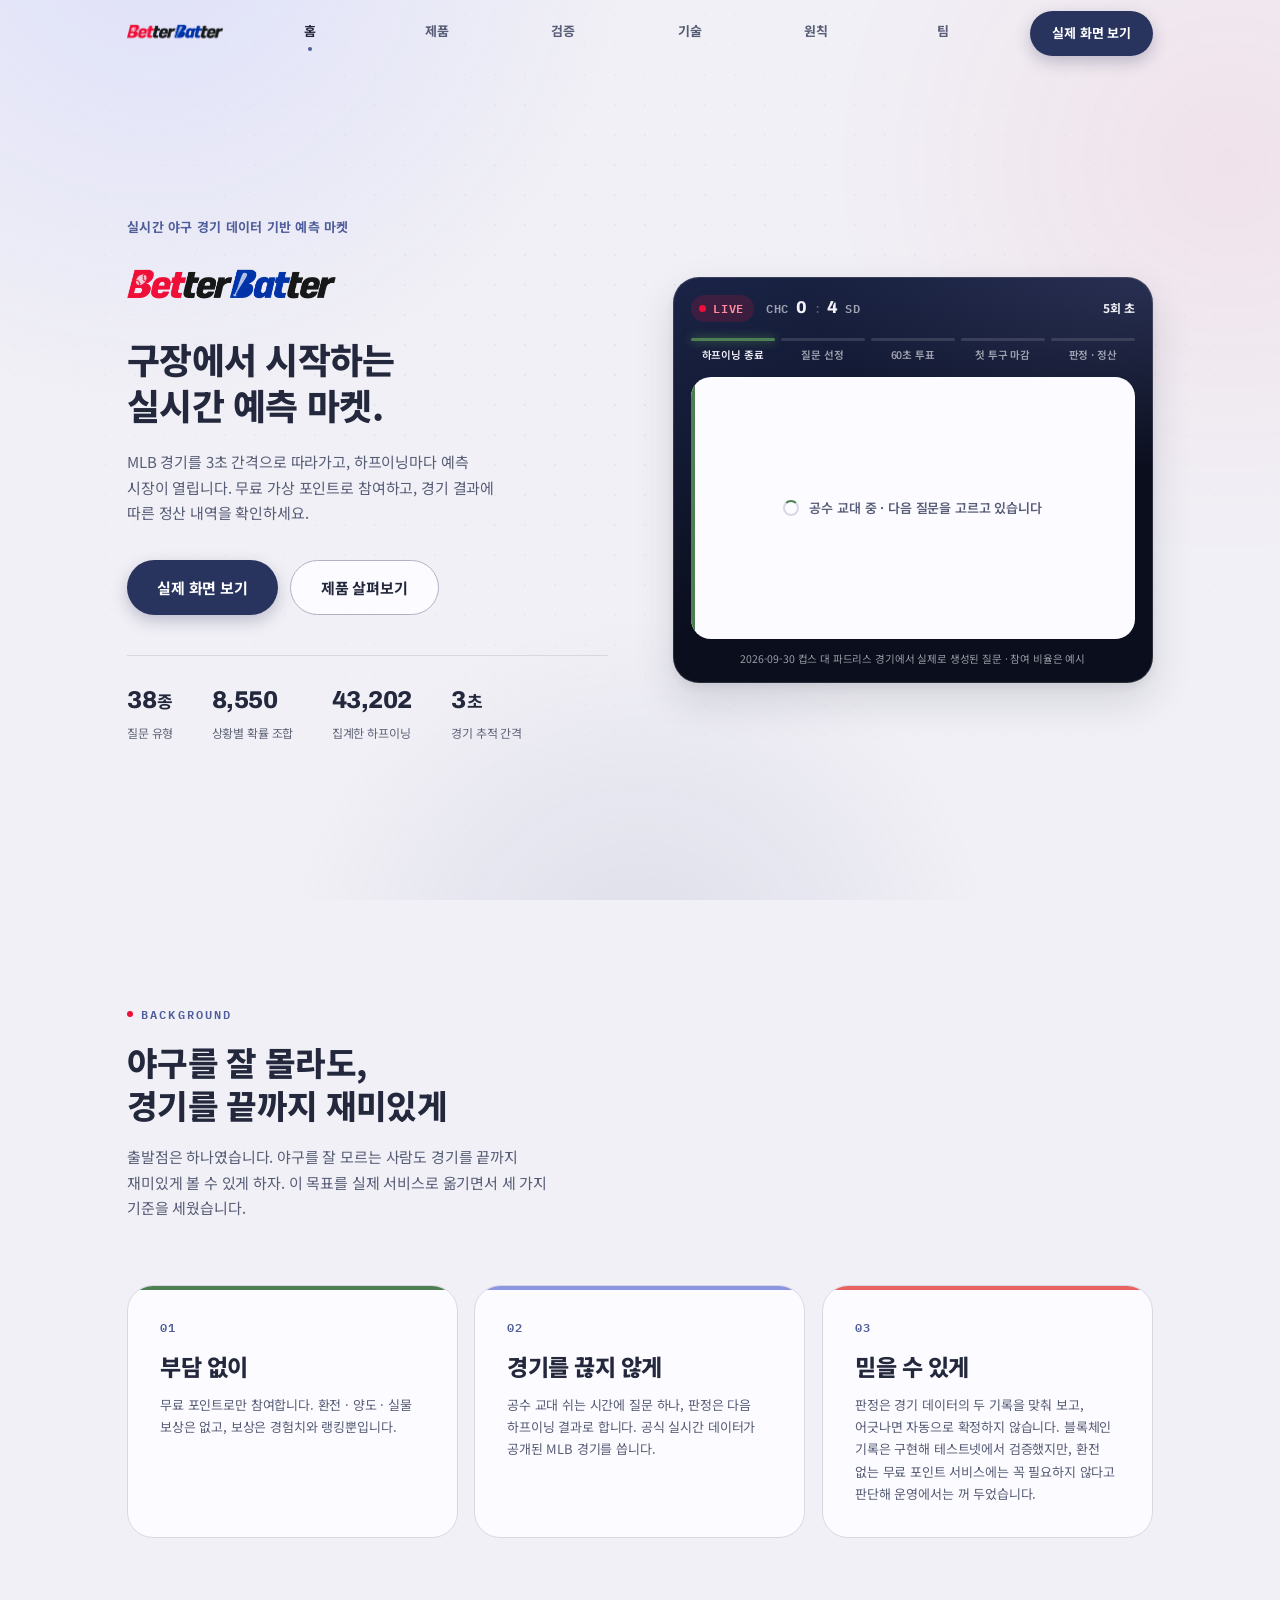
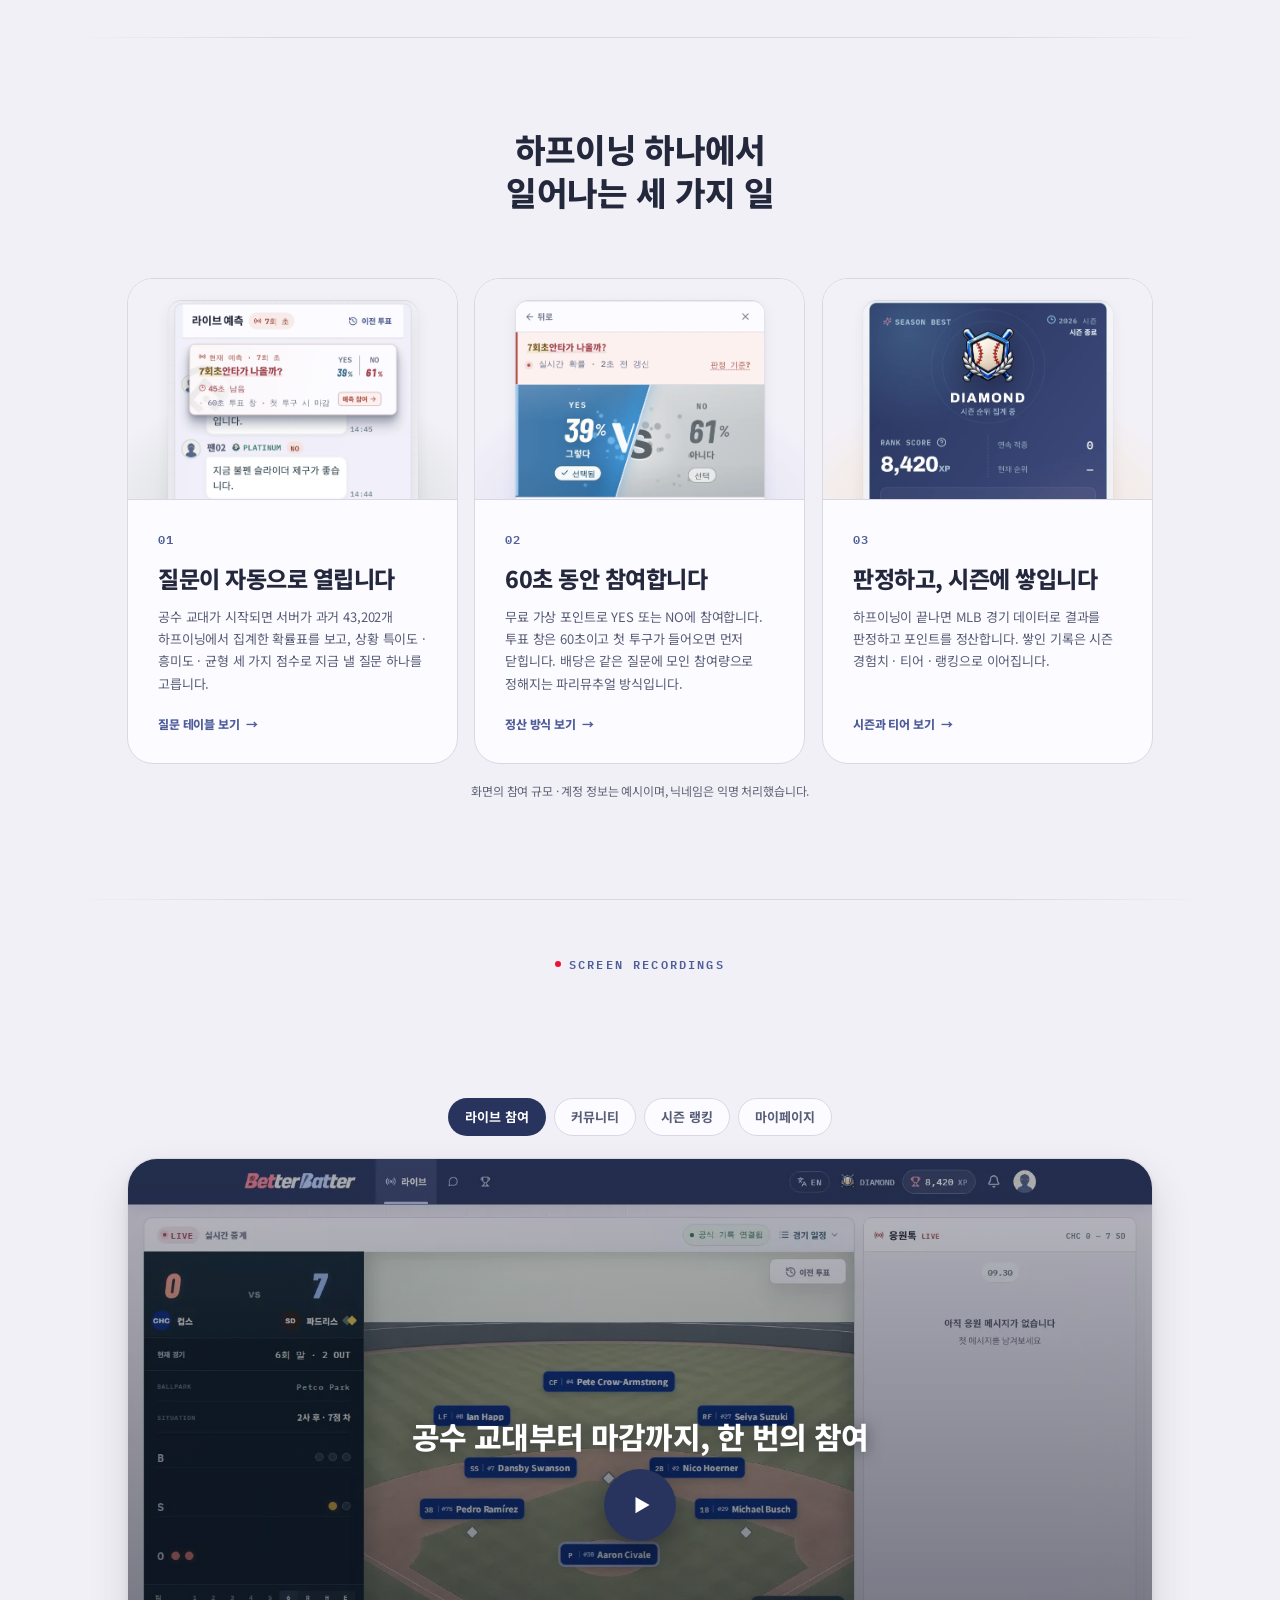
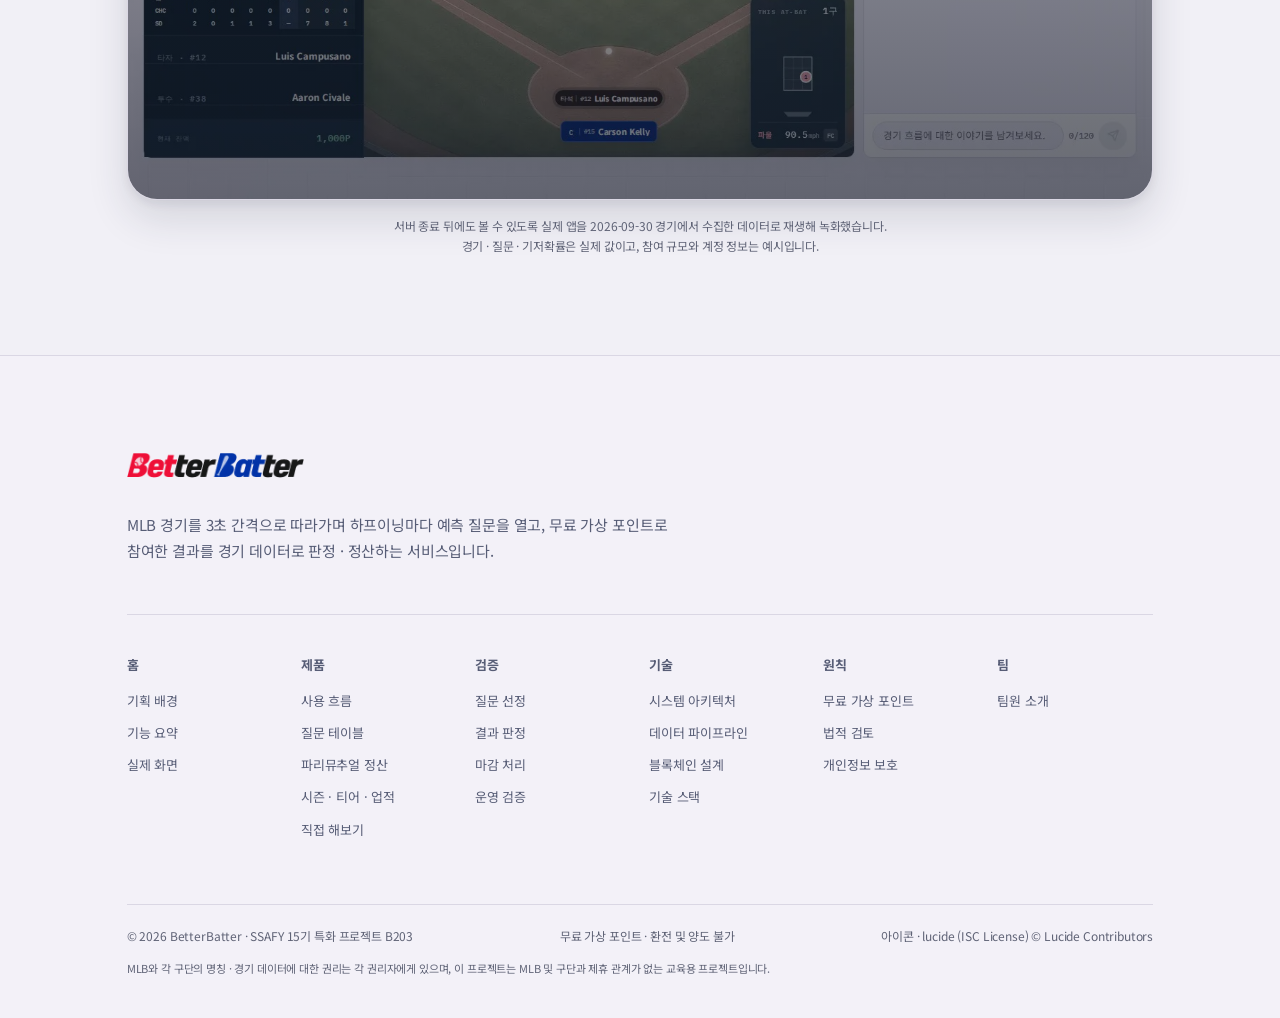
<file: index.html>
<!doctype html>
<html lang="ko">
<head>
  <meta charset="utf-8">
  <meta name="viewport" content="width=device-width, initial-scale=1, viewport-fit=cover">
  <meta name="theme-color" content="#F1F0F6">

  <title>BetterBatter — 실시간 야구 경기 데이터 기반 예측 마켓</title>
  <meta name="description" content="MLB 경기를 3초 간격으로 따라가며 하프이닝마다 예측 질문을 열고, 무료 가상 포인트로 참여한 결과를 경기 데이터로 판정 · 정산하는 서비스입니다.">
  <meta name="author" content="BetterBatter · SSAFY 15기 B203">

  <!-- 공유 카드 (Open Graph / Twitter)
       og:image · og:url은 전체 주소여야 한다. GitHub Pages 기본 주소 기준이며,
       주소가 바뀌면 6개 문서의 이 블록을 함께 고친다. -->
  <meta property="og:type" content="website">
  <meta property="og:title" content="BetterBatter — 실시간 야구 경기 데이터 기반 예측 마켓">
  <meta property="og:description" content="MLB 경기를 3초 간격으로 따라가며 하프이닝마다 예측 질문을 열고, 무료 가상 포인트로 참여한 결과를 경기 데이터로 판정 · 정산하는 서비스입니다.">
  <meta property="og:site_name" content="BetterBatter">
  <meta property="og:locale" content="ko_KR">
  <meta property="og:url" content="https://seonmin-s2.github.io/betterbatter_landing/">
  <meta property="og:image" content="https://seonmin-s2.github.io/betterbatter_landing/assets/og-image.png">
  <meta property="og:image:width" content="1200">
  <meta property="og:image:height" content="630">
  <meta property="og:image:alt" content="BetterBatter — 구장에서 시작하는 실시간 예측 마켓">
  <meta name="twitter:card" content="summary_large_image">
  <meta name="twitter:image" content="https://seonmin-s2.github.io/betterbatter_landing/assets/og-image.png">

  <link rel="icon" href="assets/brand/favicon-64.png" type="image/png">
  <link rel="apple-touch-icon" href="assets/brand/apple-touch-icon.png">

  <!-- 서체 — 앱(ui/src/styles.css)과 같은 네 가족.
       본문 Noto Sans KR · 라틴 제목과 숫자 Archivo · 스코어 Barlow Condensed · 기록 IBM Plex Mono.
       불러오지 못해도 시스템 서체로 자연스럽게 떨어진다. -->
  <link rel="preconnect" href="https://fonts.googleapis.com">
  <link rel="preconnect" href="https://fonts.gstatic.com" crossorigin>
  <link rel="stylesheet" href="https://fonts.googleapis.com/css2?family=Archivo:wght@500;600;700;800&family=Barlow+Condensed:ital,wght@1,600;1,700;1,800&family=IBM+Plex+Mono:wght@500;600&family=Noto+Sans+KR:wght@400;500;600;700;800&display=swap">

  <!-- ── 스타일 ────────────────────────────────────────────────────
       css/base 는 여섯 페이지가 함께 쓰고, css/pages/<페이지> 는 이 페이지 전용입니다.
       읽는 순서 = 겹치는 순서.
       ------------------------------------------------------------ -->
  <link rel="stylesheet" href="css/base/00-tokens.css">
  <link rel="stylesheet" href="css/base/01-base.css">
  <link rel="stylesheet" href="css/base/02-layout.css">
  <link rel="stylesheet" href="css/base/03-motion.css">
  <link rel="stylesheet" href="css/base/04-components.css">
  <link rel="stylesheet" href="css/base/05-closing.css">
  <link rel="stylesheet" href="css/pages/home/hero.css">
  <link rel="stylesheet" href="css/pages/home/why.css">
  <link rel="stylesheet" href="css/pages/home/glance.css">
  <link rel="stylesheet" href="css/pages/home/film.css">

  <script type="module" src="js/main.js"></script>

  <!-- 안전장치 ------------------------------------------------------------
       등장 연출([data-reveal])은 처음에 opacity:0이라, JS가 못 돌면
       화면이 빈 채로 남는다. 아래 두 가지로 막는다.
         1) JS 자체가 꺼져 있으면  html에 .js가 안 붙어 → 모두 보임
         2) JS는 켜졌는데 모듈이 실패하면(예: file:// 로 직접 열었을 때)
            1.8초 뒤 .reveal-fallback이 붙어 → 모두 보임
       ※ file:// 에서는 ES 모듈이 CORS로 막힙니다. 로컬 확인은 반드시
         간이 서버로 여세요 (README의 "로컬에서 보기" 참고).
       --------------------------------------------------------------------- -->
  <script>
    document.documentElement.classList.add("js");
    setTimeout(function () {
      var root = document.documentElement;
      if (!root.classList.contains("is-ready")) root.classList.add("reveal-fallback");
    }, 1800);
  </script>
</head>

<body data-page="home">
  <a class="sr-only" href="#main">본문으로 건너뛰기</a>

  <!-- 화면에 고정된 분위기 레이어 (인디고 글로우 + 도트 그리드) -->
  <div class="page-atmosphere" aria-hidden="true"></div>

  <!-- 상단바와 푸터는 js/shared/chrome.js가 js/data/site.js의 NAV로 만든다.
       목차를 고칠 때 페이지 6장을 모두 열지 않도록 한 곳에 모아 두었다. -->
  <header class="site-nav"></header>
  <div class="scroll-progress" aria-hidden="true"></div>

  <main class="page-main" id="main">

    <!-- ══════════════════════════════════════════════════════════
         HERO — 서비스 선언 + 라이브 마켓 무대
         문구는 앱 소개 화면(/about)과 같다. 무대는 js/pages/home/heroMarket.js가 그린다.
         ══════════════════════════════════════════════════════════ -->
    <section class="hero" id="top">
      <div class="shell shell--wide">
        <div class="hero__grid">

          <div class="hero__copy" data-reveal-group="110">
            <p class="hero__kicker" data-reveal="fade">실시간 야구 경기 데이터 기반 예측 마켓</p>
            <h1 data-reveal>
              <img class="hero__wordmark" src="assets/brand/wordmark.webp" alt="BetterBatter" width="1583" height="446">
              <span class="hero__title">구장에서 시작하는<br>실시간 예측 마켓.</span>
            </h1>
            <p class="hero__lead" data-reveal>
              MLB 경기를 3초 간격으로 따라가고, 하프이닝마다 예측 시장이 열립니다.
              무료 가상 포인트로 참여하고, 경기 결과에 따른 정산 내역을 확인하세요.
            </p>
            <div class="hero__actions" data-reveal>
              <a class="btn btn--solid btn--lg" href="#film">실제 화면 보기</a>
              <a class="btn btn--outline btn--lg" href="product.html">제품 살펴보기</a>
            </div>
            <!-- 수치는 js/pages/home/home.data.js의 HERO_FACTS로 렌더 · 카운트업 -->
            <div class="hero__facts" data-reveal="fade"></div>
          </div>

          <div class="hero__stage" data-reveal="scale">
            <div class="stage" role="img"
                 aria-label="하프이닝이 끝나면 질문이 열리고, 60초 동안 투표한 뒤 첫 투구에 마감되는 과정을 실제 경기에서 생성된 질문으로 재생하는 화면"></div>
          </div>

        </div>
      </div>
    </section>

    <section class="section" id="why">
      <div class="shell shell--wide">
        <div class="section-head" data-reveal-group>
          <p class="eyebrow" data-reveal="fade">Background</p>
          <h2 class="section-title" data-reveal>야구를 잘 몰라도,<br>경기를 끝까지 재미있게</h2>
          <p class="section-lead" data-reveal>
            출발점은 하나였습니다. 야구를 잘 모르는 사람도 경기를 끝까지 재미있게 볼 수 있게 하자.
            이 목표를 실제 서비스로 옮기면서 세 가지 기준을 세웠습니다.
          </p>
        </div>
        <ol class="why" aria-label="서비스를 만들며 세운 세 가지 기준"></ol>
      </div>
    </section>

    <!-- ══════════════════════════════════════════════════════════
         기능 요약 3장 — 자세한 내용은 제품 페이지에서
         화면은 실제 앱을 수집 데이터로 띄워 캡처한 것 (assets/screens)
         ══════════════════════════════════════════════════════════ -->
    <section class="section" id="glance">
      <div class="shell shell--wide">

        <div class="section-head section-head--center" data-reveal-group>
          <p class="eyebrow" data-reveal="fade">At a Glance</p>
          <h2 class="section-title" data-reveal>하프이닝 하나에서<br>일어나는 세 가지 일</h2>
        </div>

        <div class="glance" data-reveal-group="90">
          <a class="glance__card" href="product.html#questions" data-reveal style="--tone: var(--market-green)">
            <span class="glance__shot"><img src="assets/screens/glance-questions.webp" alt="라이브 화면에 열린 예측 질문 카드" width="1170" height="1100" loading="lazy"></span>
            <span class="glance__body">
              <span class="glance__num">01</span>
              <span class="glance__title">질문이 자동으로 열립니다</span>
              <span class="glance__desc">
                공수 교대가 시작되면 서버가 과거 43,202개 하프이닝에서 집계한 확률표를 보고,
                상황 특이도 · 흥미도 · 균형 세 가지 점수로 지금 낼 질문 하나를 고릅니다.
              </span>
              <span class="glance__more">질문 테이블 보기</span>
            </span>
          </a>

          <a class="glance__card" href="product.html#payout" data-reveal style="--tone: var(--market-blue)">
            <span class="glance__shot"><img src="assets/screens/glance-vote.webp" alt="YES 또는 NO를 고르고 참여 포인트를 정하는 참여 화면" width="1170" height="1100" loading="lazy"></span>
            <span class="glance__body">
              <span class="glance__num">02</span>
              <span class="glance__title">60초 동안 참여합니다</span>
              <span class="glance__desc">
                무료 가상 포인트로 YES 또는 NO에 참여합니다. 투표 창은 60초이고 첫 투구가 들어오면
                먼저 닫힙니다. 배당은 같은 질문에 모인 참여량으로 정해지는 파리뮤추얼 방식입니다.
              </span>
              <span class="glance__more">정산 방식 보기</span>
            </span>
          </a>

          <a class="glance__card" href="product.html#season" data-reveal style="--tone: var(--market-gold)">
            <span class="glance__shot"><img src="assets/screens/glance-season.webp" alt="시즌 티어와 랭킹 점수를 보여 주는 랭킹 화면" width="1170" height="1100" loading="lazy"></span>
            <span class="glance__body">
              <span class="glance__num">03</span>
              <span class="glance__title">판정하고, 시즌에 쌓입니다</span>
              <span class="glance__desc">
                하프이닝이 끝나면 MLB 경기 데이터로 결과를 판정하고 포인트를 정산합니다.
                쌓인 기록은 시즌 경험치 · 티어 · 랭킹으로 이어집니다.
              </span>
              <span class="glance__more">시즌과 티어 보기</span>
            </span>
          </a>
        </div>

        <p class="glance__note" data-reveal="fade">화면의 참여 규모 · 계정 정보는 예시이며, 닉네임은 익명 처리했습니다.</p>

      </div>
    </section>

    <!-- ══════════════════════════════════════════════════════════
         FILM — 실제 앱 화면 녹화
         ══════════════════════════════════════════════════════════ -->
    <section class="section film" id="film">
      <div class="shell shell--wide">

        <div class="section-head section-head--center" data-reveal-group>
          <p class="eyebrow" data-reveal="fade">Screen Recordings</p>
          <h2 class="section-title" data-reveal>실제 화면으로 보는 BetterBatter</h2>
        </div>

        <!-- 탭은 js/pages/home/film.js가 home.data.js의 FILMS로 만든다 -->
        <div class="film__tabs" role="tablist" aria-label="영상 고르기" data-reveal="fade"></div>

        <div class="film__frame" id="film-frame" data-reveal="scale">
          <!-- preload="none" — 재생 버튼을 누르기 전까지 영상을 내려받지 않는다 -->
          <video class="film__video" playsinline preload="none" muted></video>

          <div class="film__cover">
            <p class="film__cover-title"></p>
            <button class="film__play" type="button" aria-label="영상 재생"></button>
          </div>

          <div class="film__controls">
            <button class="film__ctrl" type="button" data-film-toggle aria-label="재생"></button>
            <div class="film__bar"><div class="film__bar-fill"></div></div>
            <span class="film__time">0:00 / 0:00</span>
            <button class="film__ctrl" type="button" data-film-full aria-label="전체화면"></button>
          </div>
        </div>

        <p class="film__note" data-reveal="fade">
          서버 종료 뒤에도 볼 수 있도록 실제 앱을 2026-09-30 경기에서 수집한 데이터로 재생해 녹화했습니다.<br>
          경기 · 질문 · 기저확률은 실제 값이고, 참여 규모와 계정 정보는 예시입니다.
        </p>

      </div>
    </section>

  </main>

  <footer class="site-footer"></footer>
</body>
</html>
</file>
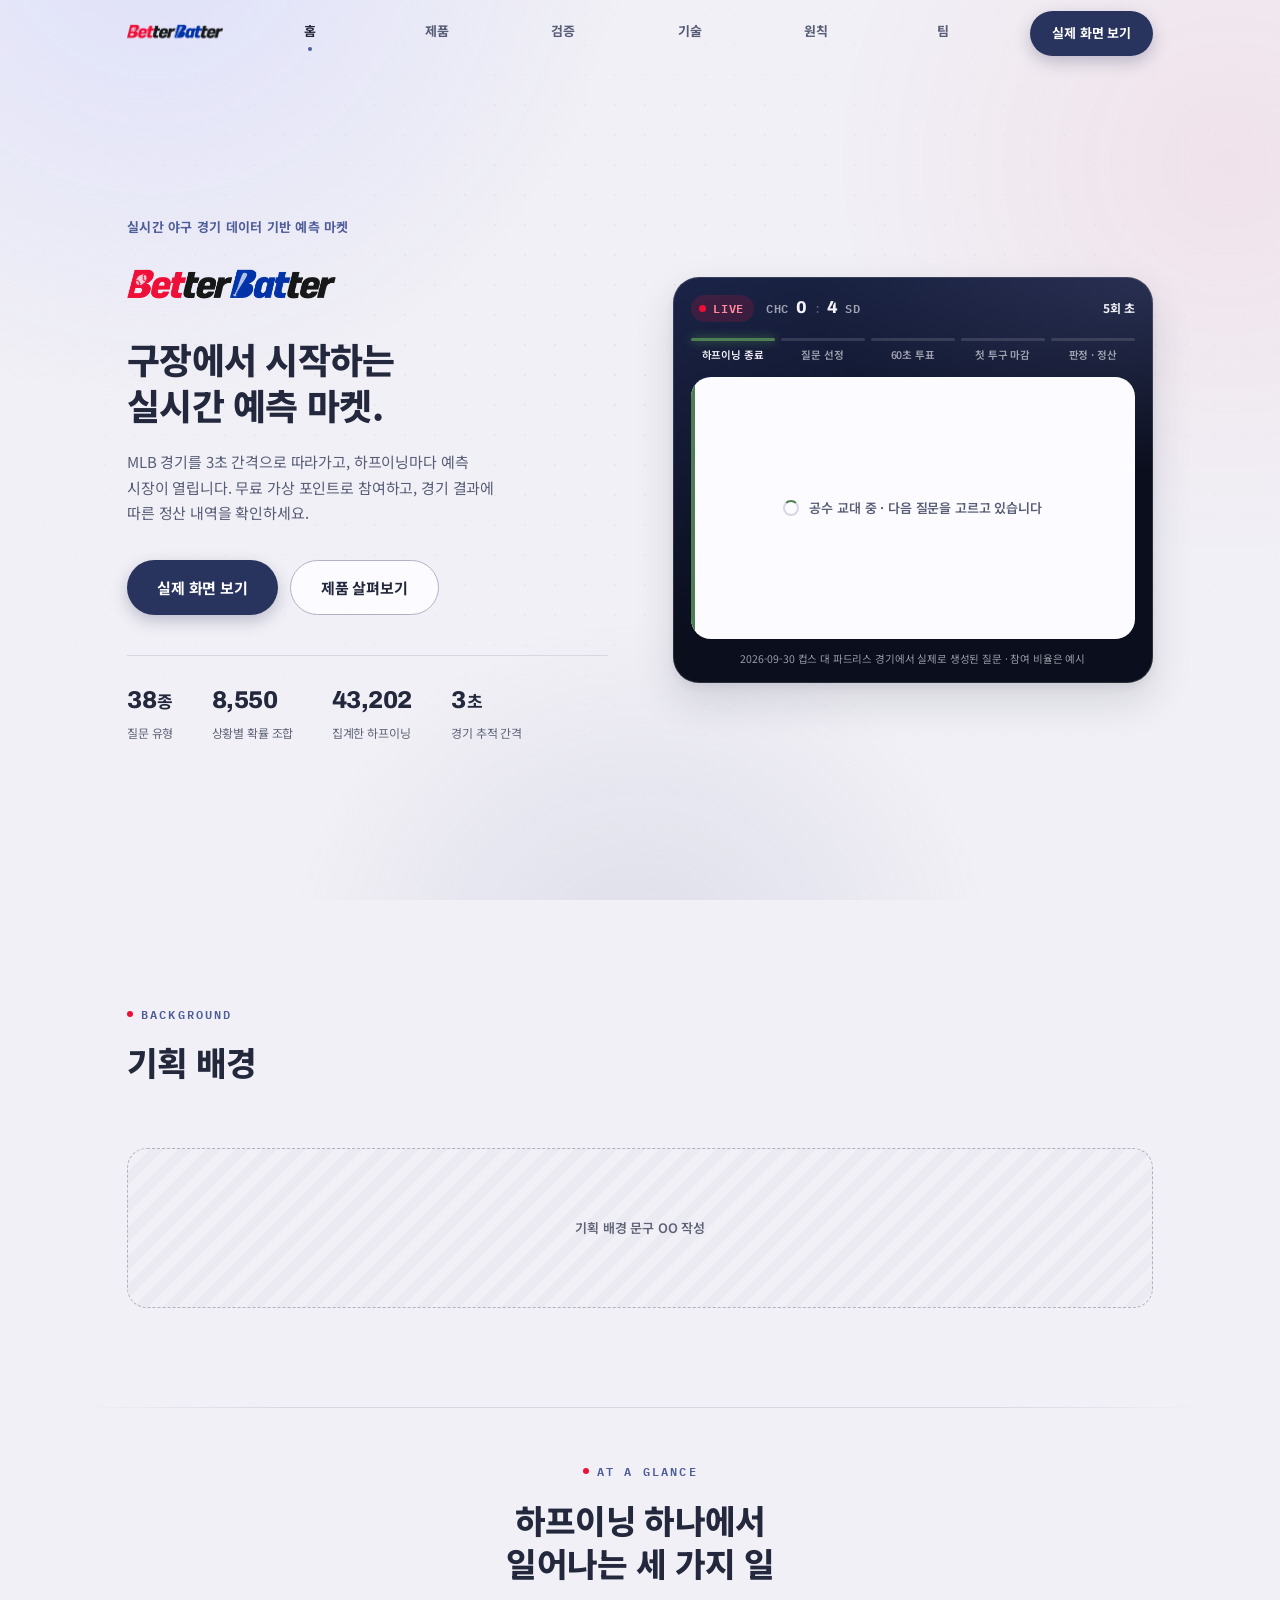
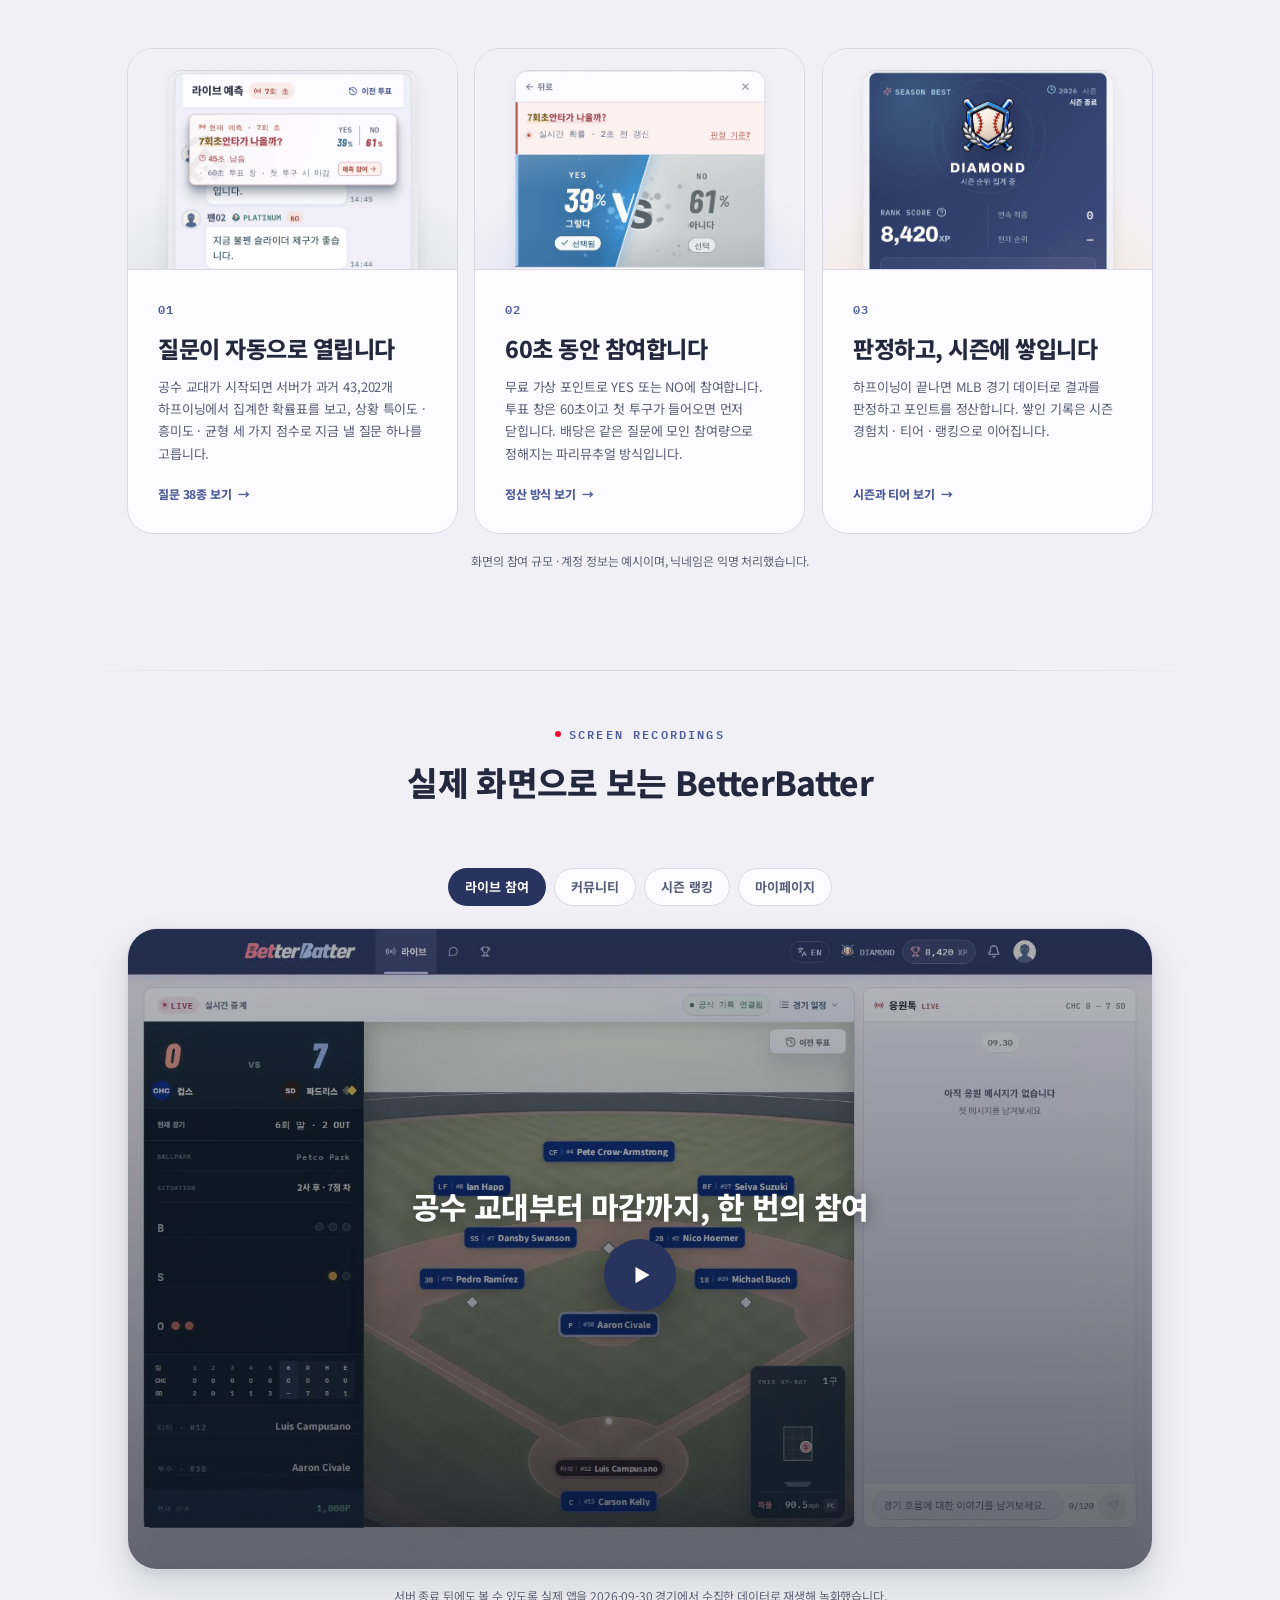
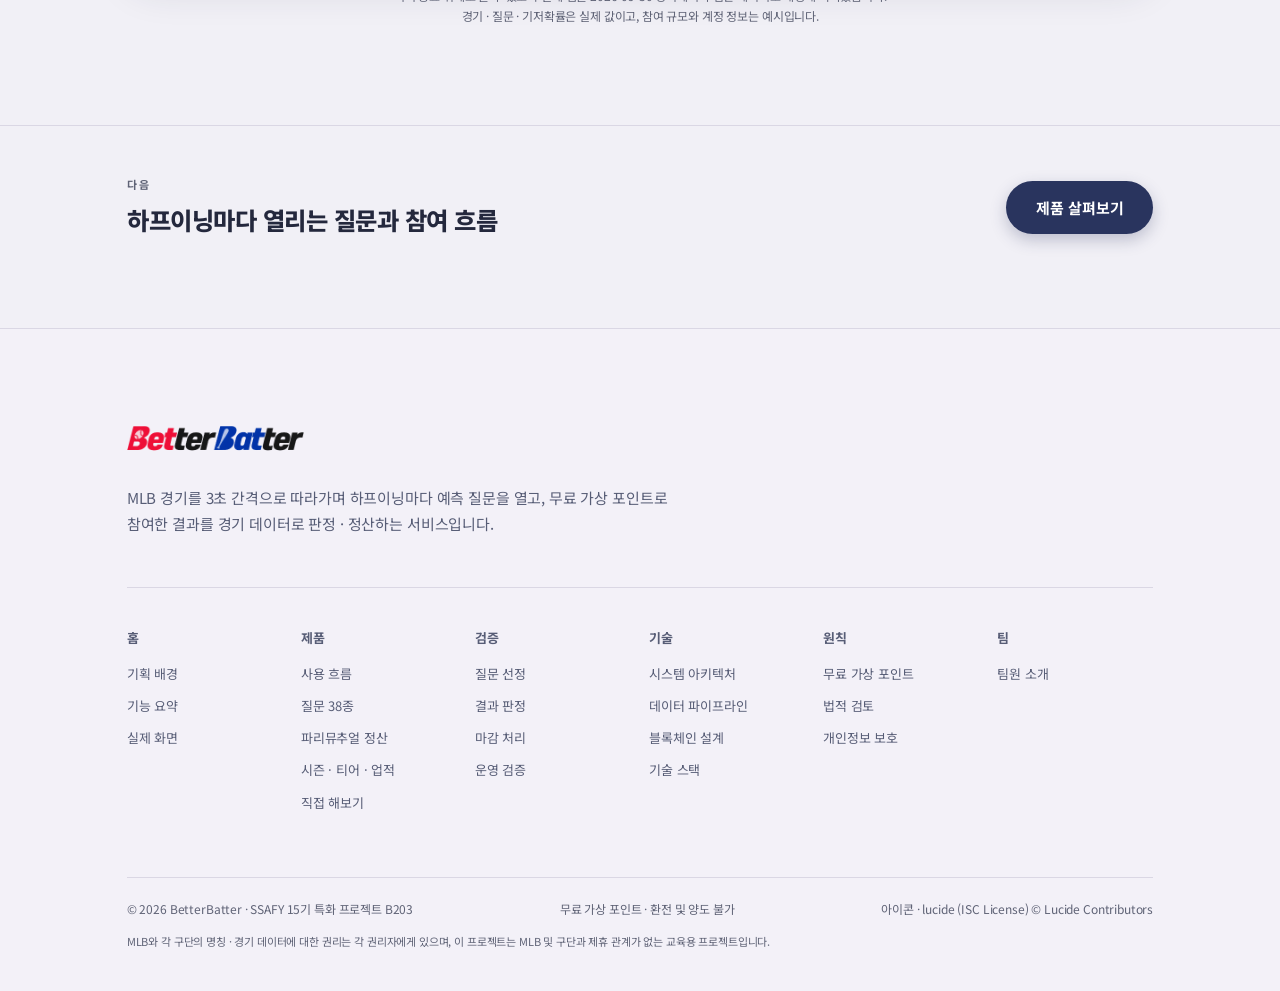
<file: docs/index.html>
<!doctype html>
<html lang="ko">
<head>
  <meta charset="utf-8">
  <meta name="viewport" content="width=device-width, initial-scale=1, viewport-fit=cover">
  <meta name="theme-color" content="#F1F0F6">

  <title>BetterBatter — 실시간 야구 경기 데이터 기반 예측 마켓</title>
  <meta name="description" content="MLB 경기를 3초 간격으로 따라가며 하프이닝마다 예측 질문을 열고, 무료 가상 포인트로 참여한 결과를 경기 데이터로 판정 · 정산하는 서비스입니다.">
  <meta name="author" content="BetterBatter · SSAFY 15기 B203">

  <!-- 공유 카드 (Open Graph / Twitter)
       og:image · og:url은 전체 주소여야 한다. GitHub Pages 기본 주소 기준이며,
       주소가 바뀌면 6개 문서의 이 블록을 함께 고친다. -->
  <meta property="og:type" content="website">
  <meta property="og:title" content="BetterBatter — 실시간 야구 경기 데이터 기반 예측 마켓">
  <meta property="og:description" content="MLB 경기를 3초 간격으로 따라가며 하프이닝마다 예측 질문을 열고, 무료 가상 포인트로 참여한 결과를 경기 데이터로 판정 · 정산하는 서비스입니다.">
  <meta property="og:site_name" content="BetterBatter">
  <meta property="og:locale" content="ko_KR">
  <meta property="og:url" content="https://seonmin-s2.github.io/betterbatter_landing/">
  <meta property="og:image" content="https://seonmin-s2.github.io/betterbatter_landing/assets/og-image.png">
  <meta property="og:image:width" content="1200">
  <meta property="og:image:height" content="630">
  <meta property="og:image:alt" content="BetterBatter — 구장에서 시작하는 실시간 예측 마켓">
  <meta name="twitter:card" content="summary_large_image">
  <meta name="twitter:image" content="https://seonmin-s2.github.io/betterbatter_landing/assets/og-image.png">

  <link rel="icon" href="assets/brand/favicon-64.png" type="image/png">
  <link rel="apple-touch-icon" href="assets/brand/apple-touch-icon.png">

  <!-- 서체 — 앱(ui/src/styles.css)과 같은 네 가족.
       본문 Noto Sans KR · 라틴 제목과 숫자 Archivo · 스코어 Barlow Condensed · 기록 IBM Plex Mono.
       불러오지 못해도 시스템 서체로 자연스럽게 떨어진다. -->
  <link rel="preconnect" href="https://fonts.googleapis.com">
  <link rel="preconnect" href="https://fonts.gstatic.com" crossorigin>
  <link rel="stylesheet" href="https://fonts.googleapis.com/css2?family=Archivo:wght@500;600;700;800&family=Barlow+Condensed:ital,wght@1,600;1,700;1,800&family=IBM+Plex+Mono:wght@500;600&family=Noto+Sans+KR:wght@400;500;600;700;800&display=swap">

  <!-- ── 스타일 ────────────────────────────────────────────────────
       css/base 는 여섯 페이지가 함께 쓰고, css/pages/<페이지> 는 이 페이지 전용입니다.
       읽는 순서 = 겹치는 순서.
       ------------------------------------------------------------ -->
  <link rel="stylesheet" href="css/base/00-tokens.css">
  <link rel="stylesheet" href="css/base/01-base.css">
  <link rel="stylesheet" href="css/base/02-layout.css">
  <link rel="stylesheet" href="css/base/03-motion.css">
  <link rel="stylesheet" href="css/base/04-components.css">
  <link rel="stylesheet" href="css/base/05-closing.css">
  <link rel="stylesheet" href="css/pages/home/hero.css">
  <link rel="stylesheet" href="css/pages/home/glance.css">
  <link rel="stylesheet" href="css/pages/home/film.css">

  <script type="module" src="js/main.js"></script>

  <!-- 안전장치 ------------------------------------------------------------
       등장 연출([data-reveal])은 처음에 opacity:0이라, JS가 못 돌면
       화면이 빈 채로 남는다. 아래 두 가지로 막는다.
         1) JS 자체가 꺼져 있으면  html에 .js가 안 붙어 → 모두 보임
         2) JS는 켜졌는데 모듈이 실패하면(예: file:// 로 직접 열었을 때)
            1.8초 뒤 .reveal-fallback이 붙어 → 모두 보임
       ※ file:// 에서는 ES 모듈이 CORS로 막힙니다. 로컬 확인은 반드시
         간이 서버로 여세요 (README의 "로컬에서 보기" 참고).
       --------------------------------------------------------------------- -->
  <script>
    document.documentElement.classList.add("js");
    setTimeout(function () {
      var root = document.documentElement;
      if (!root.classList.contains("is-ready")) root.classList.add("reveal-fallback");
    }, 1800);
  </script>
</head>

<body data-page="home">
  <a class="sr-only" href="#main">본문으로 건너뛰기</a>

  <!-- 화면에 고정된 분위기 레이어 (인디고 글로우 + 도트 그리드) -->
  <div class="page-atmosphere" aria-hidden="true"></div>

  <!-- 상단바와 푸터는 js/shared/chrome.js가 js/data/site.js의 NAV로 만든다.
       목차를 고칠 때 페이지 6장을 모두 열지 않도록 한 곳에 모아 두었다. -->
  <header class="site-nav"></header>
  <div class="scroll-progress" aria-hidden="true"></div>

  <main class="page-main" id="main">

    <!-- ══════════════════════════════════════════════════════════
         HERO — 서비스 선언 + 라이브 마켓 무대
         문구는 앱 소개 화면(/about)과 같다. 무대는 js/pages/home/heroMarket.js가 그린다.
         ══════════════════════════════════════════════════════════ -->
    <section class="hero" id="top">
      <div class="shell shell--wide">
        <div class="hero__grid">

          <div class="hero__copy" data-reveal-group="110">
            <p class="hero__kicker" data-reveal="fade">실시간 야구 경기 데이터 기반 예측 마켓</p>
            <h1 data-reveal>
              <img class="hero__wordmark" src="assets/brand/wordmark.webp" alt="BetterBatter" width="1583" height="446">
              <span class="hero__title">구장에서 시작하는<br>실시간 예측 마켓.</span>
            </h1>
            <p class="hero__lead" data-reveal>
              MLB 경기를 3초 간격으로 따라가고, 하프이닝마다 예측 시장이 열립니다.
              무료 가상 포인트로 참여하고, 경기 결과에 따른 정산 내역을 확인하세요.
            </p>
            <div class="hero__actions" data-reveal>
              <a class="btn btn--solid btn--lg" href="#film">실제 화면 보기</a>
              <a class="btn btn--outline btn--lg" href="product.html">제품 살펴보기</a>
            </div>
            <!-- 수치는 js/pages/home/home.data.js의 HERO_FACTS로 렌더 · 카운트업 -->
            <div class="hero__facts" data-reveal="fade"></div>
          </div>

          <div class="hero__stage" data-reveal="scale">
            <div class="stage" role="img"
                 aria-label="하프이닝이 끝나면 질문이 열리고, 60초 동안 투표한 뒤 첫 투구에 마감되는 과정을 실제 경기에서 생성된 질문으로 재생하는 화면"></div>
          </div>

        </div>
      </div>
    </section>

    <section class="section" id="why">
      <div class="shell shell--wide">
        <div class="section-head" data-reveal-group>
          <p class="eyebrow" data-reveal="fade">Background</p>
          <h2 class="section-title" data-reveal>기획 배경</h2>
        </div>
        <div class="placeholder" data-reveal>기획 배경 문구 OO 작성</div>
      </div>
    </section>

    <!-- ══════════════════════════════════════════════════════════
         기능 요약 3장 — 자세한 내용은 제품 페이지에서
         화면은 실제 앱을 수집 데이터로 띄워 캡처한 것 (assets/screens)
         ══════════════════════════════════════════════════════════ -->
    <section class="section" id="glance">
      <div class="shell shell--wide">

        <div class="section-head section-head--center" data-reveal-group>
          <p class="eyebrow" data-reveal="fade">At a Glance</p>
          <h2 class="section-title" data-reveal>하프이닝 하나에서<br>일어나는 세 가지 일</h2>
        </div>

        <div class="glance" data-reveal-group="90">
          <a class="glance__card" href="product.html#questions" data-reveal style="--tone: var(--market-green)">
            <span class="glance__shot"><img src="assets/screens/glance-questions.webp" alt="라이브 화면에 열린 예측 질문 카드" width="1170" height="1100" loading="lazy"></span>
            <span class="glance__body">
              <span class="glance__num">01</span>
              <span class="glance__title">질문이 자동으로 열립니다</span>
              <span class="glance__desc">
                공수 교대가 시작되면 서버가 과거 43,202개 하프이닝에서 집계한 확률표를 보고,
                상황 특이도 · 흥미도 · 균형 세 가지 점수로 지금 낼 질문 하나를 고릅니다.
              </span>
              <span class="glance__more">질문 38종 보기</span>
            </span>
          </a>

          <a class="glance__card" href="product.html#payout" data-reveal style="--tone: var(--market-blue)">
            <span class="glance__shot"><img src="assets/screens/glance-vote.webp" alt="YES 또는 NO를 고르고 참여 포인트를 정하는 참여 화면" width="1170" height="1100" loading="lazy"></span>
            <span class="glance__body">
              <span class="glance__num">02</span>
              <span class="glance__title">60초 동안 참여합니다</span>
              <span class="glance__desc">
                무료 가상 포인트로 YES 또는 NO에 참여합니다. 투표 창은 60초이고 첫 투구가 들어오면
                먼저 닫힙니다. 배당은 같은 질문에 모인 참여량으로 정해지는 파리뮤추얼 방식입니다.
              </span>
              <span class="glance__more">정산 방식 보기</span>
            </span>
          </a>

          <a class="glance__card" href="product.html#season" data-reveal style="--tone: var(--market-gold)">
            <span class="glance__shot"><img src="assets/screens/glance-season.webp" alt="시즌 티어와 랭킹 점수를 보여 주는 랭킹 화면" width="1170" height="1100" loading="lazy"></span>
            <span class="glance__body">
              <span class="glance__num">03</span>
              <span class="glance__title">판정하고, 시즌에 쌓입니다</span>
              <span class="glance__desc">
                하프이닝이 끝나면 MLB 경기 데이터로 결과를 판정하고 포인트를 정산합니다.
                쌓인 기록은 시즌 경험치 · 티어 · 랭킹으로 이어집니다.
              </span>
              <span class="glance__more">시즌과 티어 보기</span>
            </span>
          </a>
        </div>

        <p class="glance__note" data-reveal="fade">화면의 참여 규모 · 계정 정보는 예시이며, 닉네임은 익명 처리했습니다.</p>

      </div>
    </section>

    <!-- ══════════════════════════════════════════════════════════
         FILM — 실제 앱 화면 녹화
         ══════════════════════════════════════════════════════════ -->
    <section class="section film" id="film">
      <div class="shell shell--wide">

        <div class="section-head section-head--center" data-reveal-group>
          <p class="eyebrow" data-reveal="fade">Screen Recordings</p>
          <h2 class="section-title" data-reveal>실제 화면으로 보는 BetterBatter</h2>
        </div>

        <!-- 탭은 js/pages/home/film.js가 home.data.js의 FILMS로 만든다 -->
        <div class="film__tabs" role="tablist" aria-label="영상 고르기" data-reveal="fade"></div>

        <div class="film__frame" id="film-frame" data-reveal="scale">
          <!-- preload="none" — 재생 버튼을 누르기 전까지 영상을 내려받지 않는다 -->
          <video class="film__video" playsinline preload="none" muted></video>

          <div class="film__cover">
            <p class="film__cover-title"></p>
            <button class="film__play" type="button" aria-label="영상 재생"></button>
          </div>

          <div class="film__controls">
            <button class="film__ctrl" type="button" data-film-toggle aria-label="재생"></button>
            <div class="film__bar"><div class="film__bar-fill"></div></div>
            <span class="film__time">0:00 / 0:00</span>
            <button class="film__ctrl" type="button" data-film-full aria-label="전체화면"></button>
          </div>
        </div>

        <p class="film__note" data-reveal="fade">
          서버 종료 뒤에도 볼 수 있도록 실제 앱을 2026-09-30 경기에서 수집한 데이터로 재생해 녹화했습니다.<br>
          경기 · 질문 · 기저확률은 실제 값이고, 참여 규모와 계정 정보는 예시입니다.
        </p>

      </div>
    </section>

    <!-- ══════════════════════════════════════════════════════════
         다음 페이지로
         ══════════════════════════════════════════════════════════ -->
    <section class="page-next">
      <div class="shell shell--wide">
        <div class="page-next__inner" data-reveal="fade">
          <div>
            <p class="page-next__label">다음</p>
            <p class="page-next__title">하프이닝마다 열리는 질문과 참여 흐름</p>
          </div>
          <a class="btn btn--solid btn--lg" href="product.html">제품 살펴보기</a>
        </div>
      </div>
    </section>

  </main>

  <footer class="site-footer"></footer>
</body>
</html>
</file>
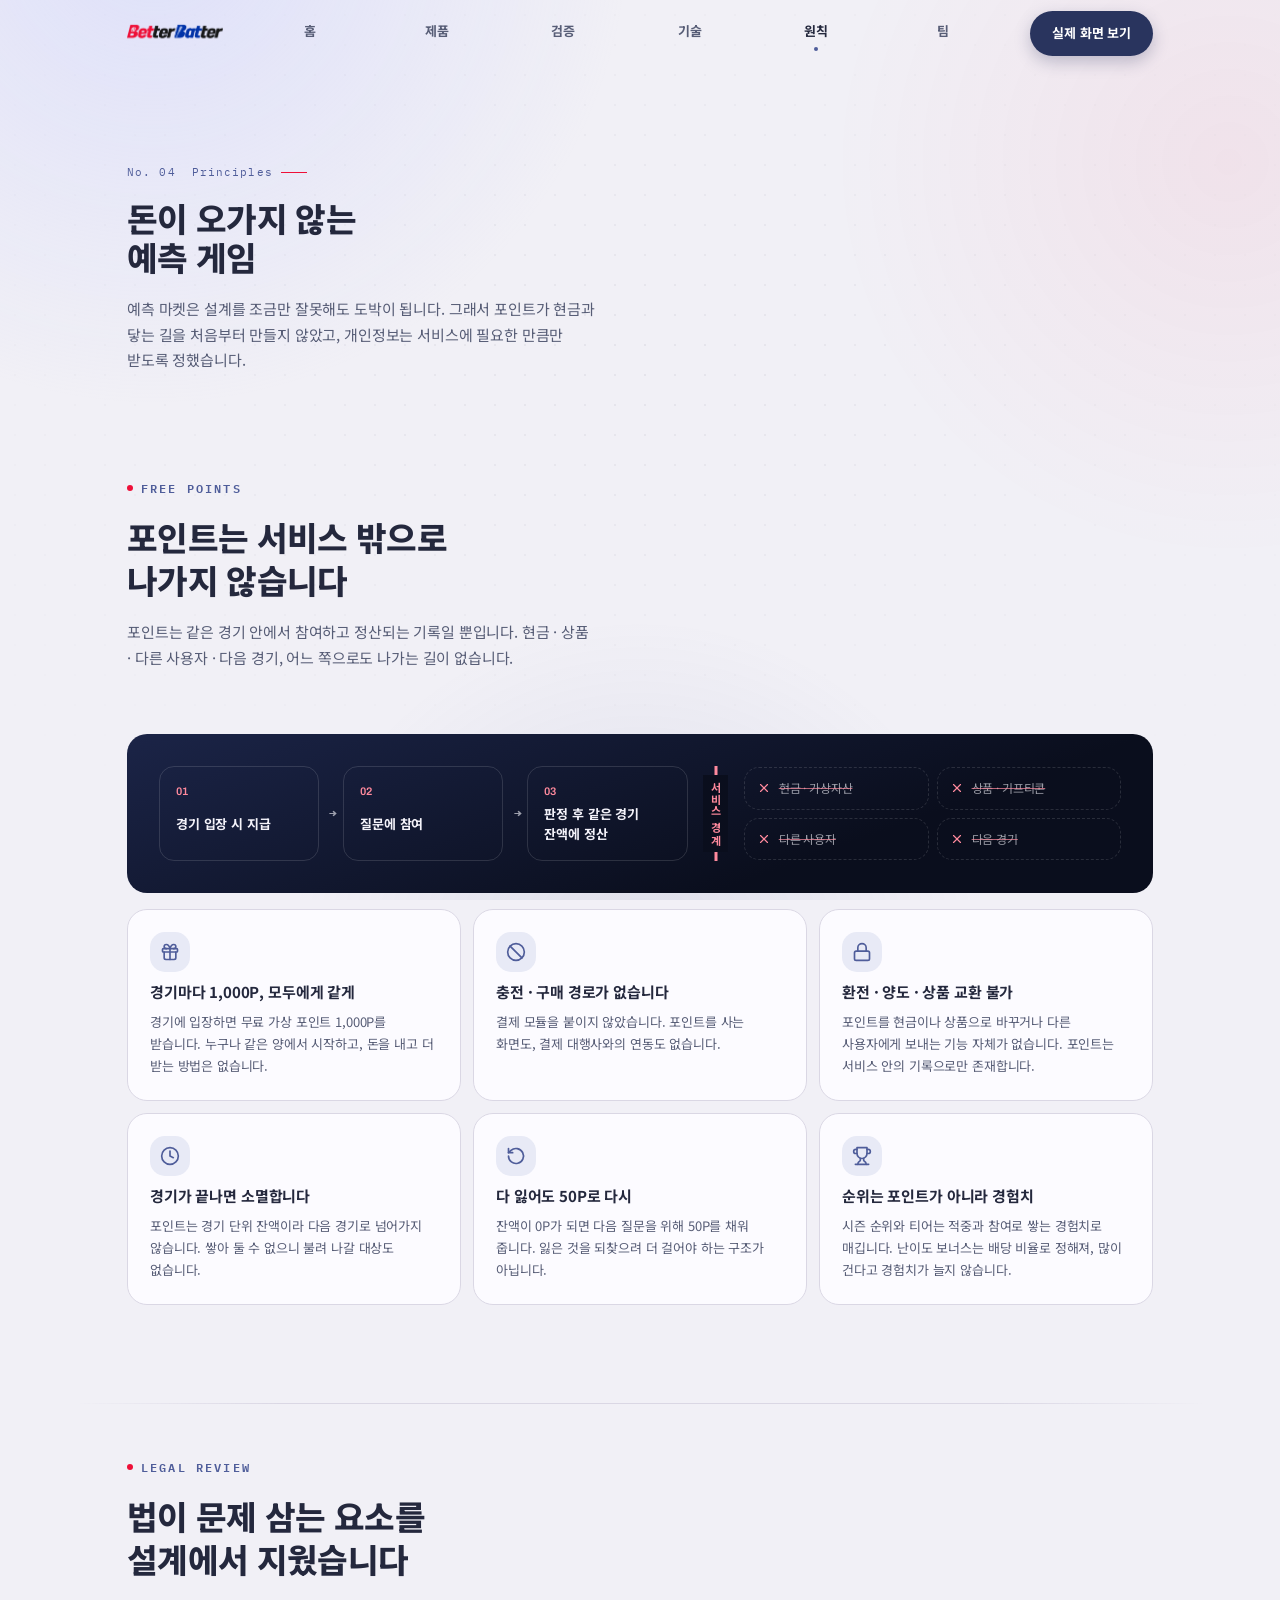
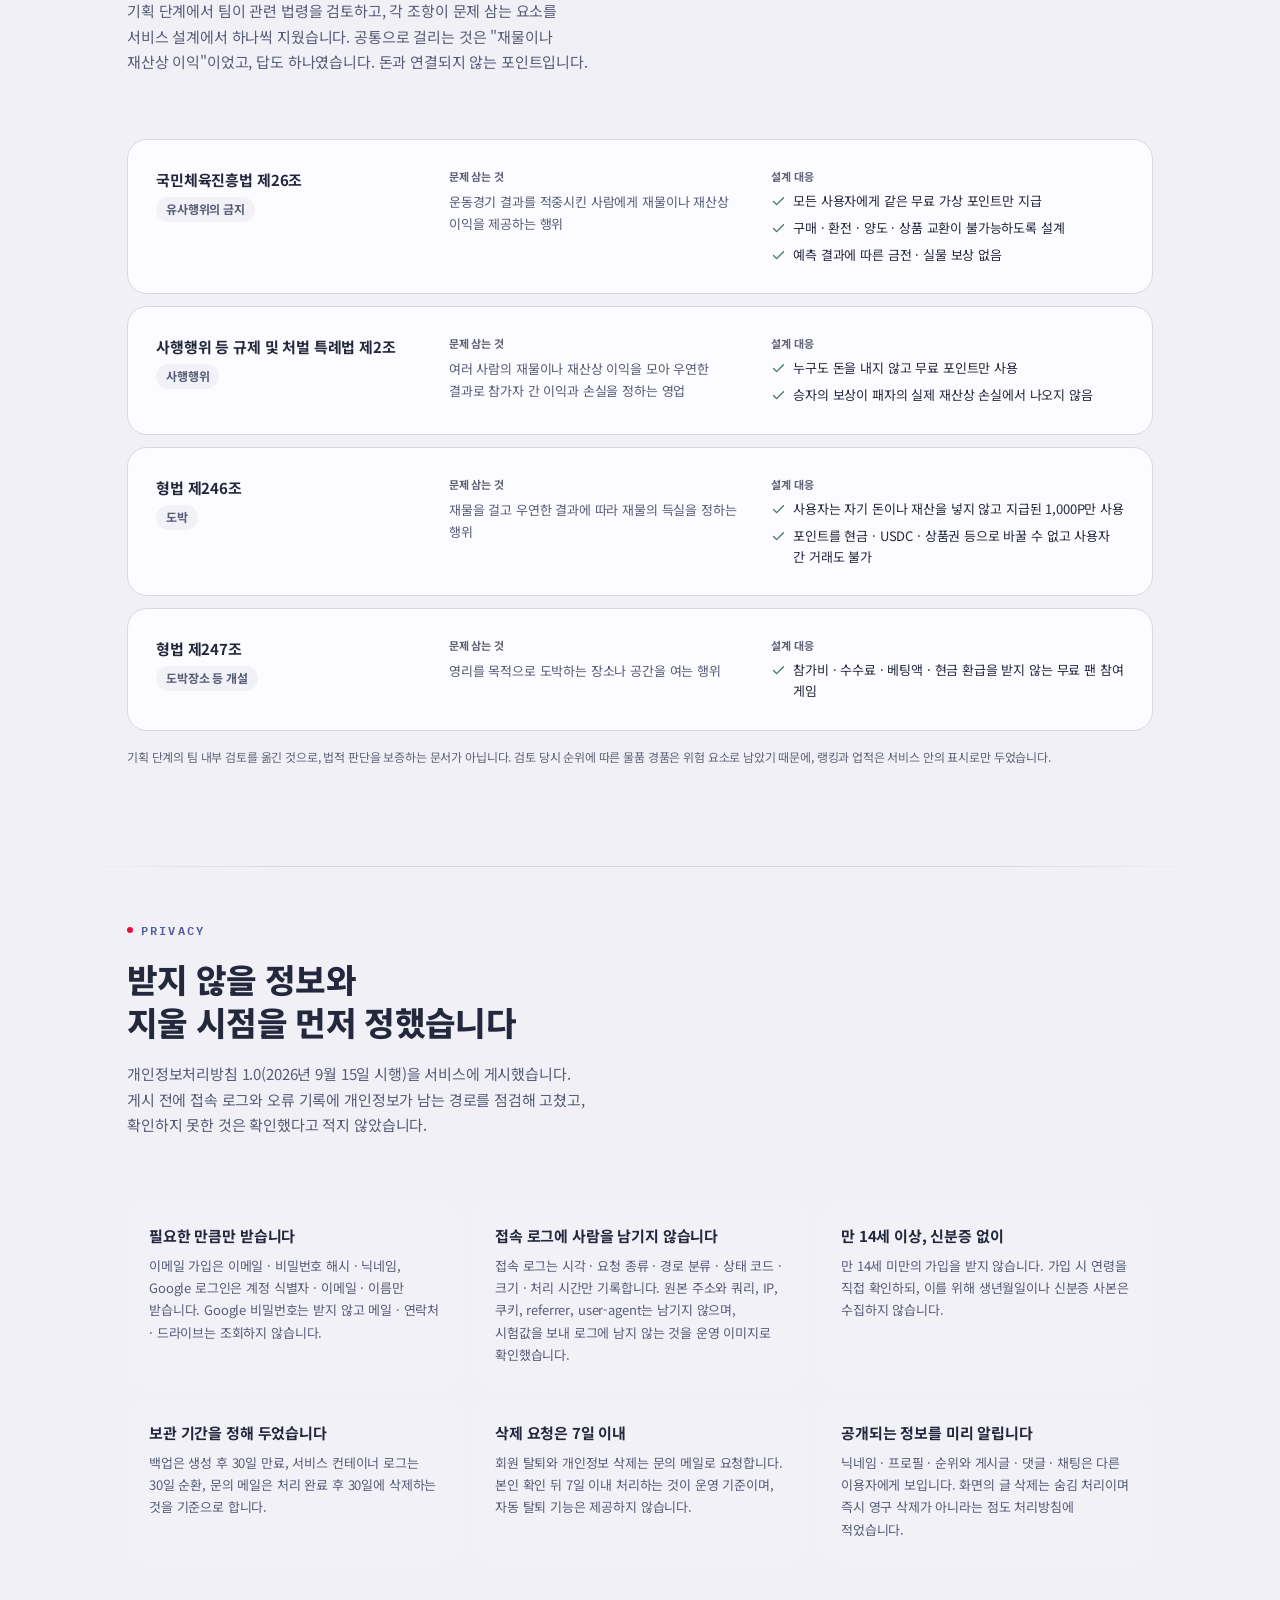
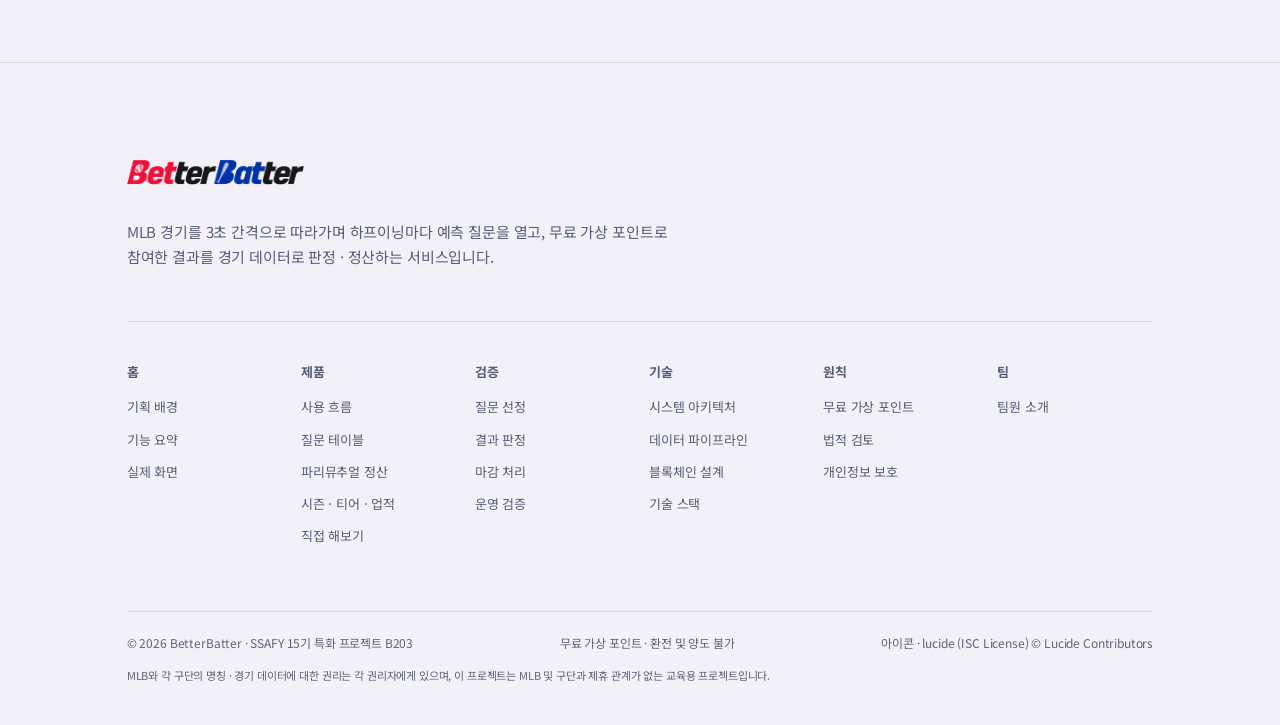
<file: principles.html>
<!doctype html>
<html lang="ko">
<head>
  <meta charset="utf-8">
  <meta name="viewport" content="width=device-width, initial-scale=1, viewport-fit=cover">
  <meta name="theme-color" content="#F1F0F6">

  <title>원칙 · BetterBatter</title>
  <meta name="description" content="무료 가상 포인트 · 법적 검토 · 개인정보 보호. 예측 마켓이 도박이 되지 않도록 지킨 원칙.">
  <meta name="author" content="BetterBatter · SSAFY 15기 B203">

  <!-- 공유 카드 (Open Graph / Twitter)
       og:image · og:url은 전체 주소여야 한다. GitHub Pages 기본 주소 기준이며,
       주소가 바뀌면 6개 문서의 이 블록을 함께 고친다. -->
  <meta property="og:type" content="website">
  <meta property="og:title" content="원칙 · BetterBatter">
  <meta property="og:description" content="무료 가상 포인트 · 법적 검토 · 개인정보 보호. 예측 마켓이 도박이 되지 않도록 지킨 원칙.">
  <meta property="og:site_name" content="BetterBatter">
  <meta property="og:locale" content="ko_KR">
  <meta property="og:url" content="https://seonmin-s2.github.io/betterbatter_landing/principles.html">
  <meta property="og:image" content="https://seonmin-s2.github.io/betterbatter_landing/assets/og-image.png">
  <meta property="og:image:width" content="1200">
  <meta property="og:image:height" content="630">
  <meta property="og:image:alt" content="BetterBatter — 구장에서 시작하는 실시간 예측 마켓">
  <meta name="twitter:card" content="summary_large_image">
  <meta name="twitter:image" content="https://seonmin-s2.github.io/betterbatter_landing/assets/og-image.png">

  <link rel="icon" href="assets/brand/favicon-64.png" type="image/png">
  <link rel="apple-touch-icon" href="assets/brand/apple-touch-icon.png">

  <!-- 서체 — 앱(ui/src/styles.css)과 같은 네 가족.
       본문 Noto Sans KR · 라틴 제목과 숫자 Archivo · 스코어 Barlow Condensed · 기록 IBM Plex Mono.
       불러오지 못해도 시스템 서체로 자연스럽게 떨어진다. -->
  <link rel="preconnect" href="https://fonts.googleapis.com">
  <link rel="preconnect" href="https://fonts.gstatic.com" crossorigin>
  <link rel="stylesheet" href="https://fonts.googleapis.com/css2?family=Archivo:wght@500;600;700;800&family=Barlow+Condensed:ital,wght@1,600;1,700;1,800&family=IBM+Plex+Mono:wght@500;600&family=Noto+Sans+KR:wght@400;500;600;700;800&display=swap">

  <!-- ── 스타일 ────────────────────────────────────────────────────
       css/base 는 여섯 페이지가 함께 쓰고, css/pages/<페이지> 는 이 페이지 전용입니다.
       읽는 순서 = 겹치는 순서.
       ------------------------------------------------------------ -->
  <link rel="stylesheet" href="css/base/00-tokens.css">
  <link rel="stylesheet" href="css/base/01-base.css">
  <link rel="stylesheet" href="css/base/02-layout.css">
  <link rel="stylesheet" href="css/base/03-motion.css">
  <link rel="stylesheet" href="css/base/04-components.css">
  <link rel="stylesheet" href="css/base/05-closing.css">
  <link rel="stylesheet" href="css/pages/principles/principles.css">

  <script type="module" src="js/main.js"></script>

  <!-- 안전장치 ------------------------------------------------------------
       등장 연출([data-reveal])은 처음에 opacity:0이라, JS가 못 돌면
       화면이 빈 채로 남는다. 아래 두 가지로 막는다.
         1) JS 자체가 꺼져 있으면  html에 .js가 안 붙어 → 모두 보임
         2) JS는 켜졌는데 모듈이 실패하면(예: file:// 로 직접 열었을 때)
            1.8초 뒤 .reveal-fallback이 붙어 → 모두 보임
       ※ file:// 에서는 ES 모듈이 CORS로 막힙니다. 로컬 확인은 반드시
         간이 서버로 여세요 (README의 "로컬에서 보기" 참고).
       --------------------------------------------------------------------- -->
  <script>
    document.documentElement.classList.add("js");
    setTimeout(function () {
      var root = document.documentElement;
      if (!root.classList.contains("is-ready")) root.classList.add("reveal-fallback");
    }, 1800);
  </script>
</head>

<body data-page="principles">
  <a class="sr-only" href="#main">본문으로 건너뛰기</a>

  <!-- 화면에 고정된 분위기 레이어 (인디고 글로우 + 도트 그리드) -->
  <div class="page-atmosphere" aria-hidden="true"></div>

  <!-- 상단바와 푸터는 js/shared/chrome.js가 js/data/site.js의 NAV로 만든다.
       목차를 고칠 때 페이지 6장을 모두 열지 않도록 한 곳에 모아 두었다. -->
  <header class="site-nav"></header>
  <div class="scroll-progress" aria-hidden="true"></div>

  <main class="page-main" id="main">

    <!-- ══════════════════════════════════════════════════════════
         페이지 머리글
         ══════════════════════════════════════════════════════════ -->
    <section class="page-hero" id="top">
      <div class="shell shell--wide" data-reveal-group="80">
        <p class="page-hero__index" data-reveal="fade">No. 04 &nbsp;Principles</p>
        <h1 class="page-hero__title" data-reveal>돈이 오가지 않는<br>예측 게임</h1>
        <p class="page-hero__lead" data-reveal>
          예측 마켓은 설계를 조금만 잘못해도 도박이 됩니다. 그래서 포인트가 현금과 닿는 길을 처음부터 만들지 않았고,
          개인정보는 서비스에 필요한 만큼만 받도록 정했습니다.
        </p>
      </div>
    </section>

    <!-- ══════════════════════════════════════════════════════════
         무료 가상 포인트 — 글은 principles.data.js
         ══════════════════════════════════════════════════════════ -->
    <section class="section" id="points">
      <div class="shell shell--wide">
        <div class="section-head" data-reveal-group>
          <p class="eyebrow" data-reveal="fade">Free Points</p>
          <h2 class="section-title" data-reveal>포인트는 서비스 밖으로<br>나가지 않습니다</h2>
          <p class="section-lead" data-reveal>
            포인트는 같은 경기 안에서 참여하고 정산되는 기록일 뿐입니다. 현금 · 상품 · 다른 사용자 · 다음 경기,
            어느 쪽으로도 나가는 길이 없습니다.
          </p>
        </div>

        <!-- 포인트 흐름 — 열린 길과 막힌 길 -->
        <div class="pflow" data-reveal role="img"
             aria-label="포인트는 경기 입장 시 지급되어 질문에 참여하고 같은 경기 잔액으로 정산되는 길만 열려 있고, 현금·가상자산, 상품, 다른 사용자, 다음 경기로 가는 길은 막혀 있다">
          <ol class="pflow__open"></ol>
          <div class="pflow__wall"><span>서비스 경계</span></div>
          <ul class="pflow__closed"></ul>
        </div>

        <ul class="prules" data-reveal-group="60"></ul>
      </div>
    </section>

    <!-- ══════════════════════════════════════════════════════════
         법적 검토 — 기획 단계 팀 검토
         ══════════════════════════════════════════════════════════ -->
    <section class="section" id="law">
      <div class="shell shell--wide">
        <div class="section-head" data-reveal-group>
          <p class="eyebrow" data-reveal="fade">Legal Review</p>
          <h2 class="section-title" data-reveal>법이 문제 삼는 요소를<br>설계에서 지웠습니다</h2>
          <p class="section-lead" data-reveal>
            기획 단계에서 팀이 관련 법령을 검토하고, 각 조항이 문제 삼는 요소를 서비스 설계에서 하나씩 지웠습니다.
            공통으로 걸리는 것은 "재물이나 재산상 이익"이었고, 답도 하나였습니다. 돈과 연결되지 않는 포인트입니다.
          </p>
        </div>

        <div class="laws"></div>

        <p class="law__note" data-reveal="fade">
          기획 단계의 팀 내부 검토를 옮긴 것으로, 법적 판단을 보증하는 문서가 아닙니다.
          검토 당시 순위에 따른 물품 경품은 위험 요소로 남았기 때문에, 랭킹과 업적은 서비스 안의 표시로만 두었습니다.
        </p>
      </div>
    </section>

    <!-- ══════════════════════════════════════════════════════════
         개인정보 보호 — 처리방침 1.0 (2026-09-15 시행)
         ══════════════════════════════════════════════════════════ -->
    <section class="section" id="privacy">
      <div class="shell shell--wide">
        <div class="section-head" data-reveal-group>
          <p class="eyebrow" data-reveal="fade">Privacy</p>
          <h2 class="section-title" data-reveal>받지 않을 정보와<br>지울 시점을 먼저 정했습니다</h2>
          <p class="section-lead" data-reveal>
            개인정보처리방침 1.0(2026년 9월 15일 시행)을 서비스에 게시했습니다. 게시 전에 접속 로그와 오류 기록에
            개인정보가 남는 경로를 점검해 고쳤고, 확인하지 못한 것은 확인했다고 적지 않았습니다.
          </p>
        </div>
        <ul class="privacy__grid"></ul>
      </div>
    </section>

  </main>

  <footer class="site-footer"></footer>
</body>
</html>
</file>
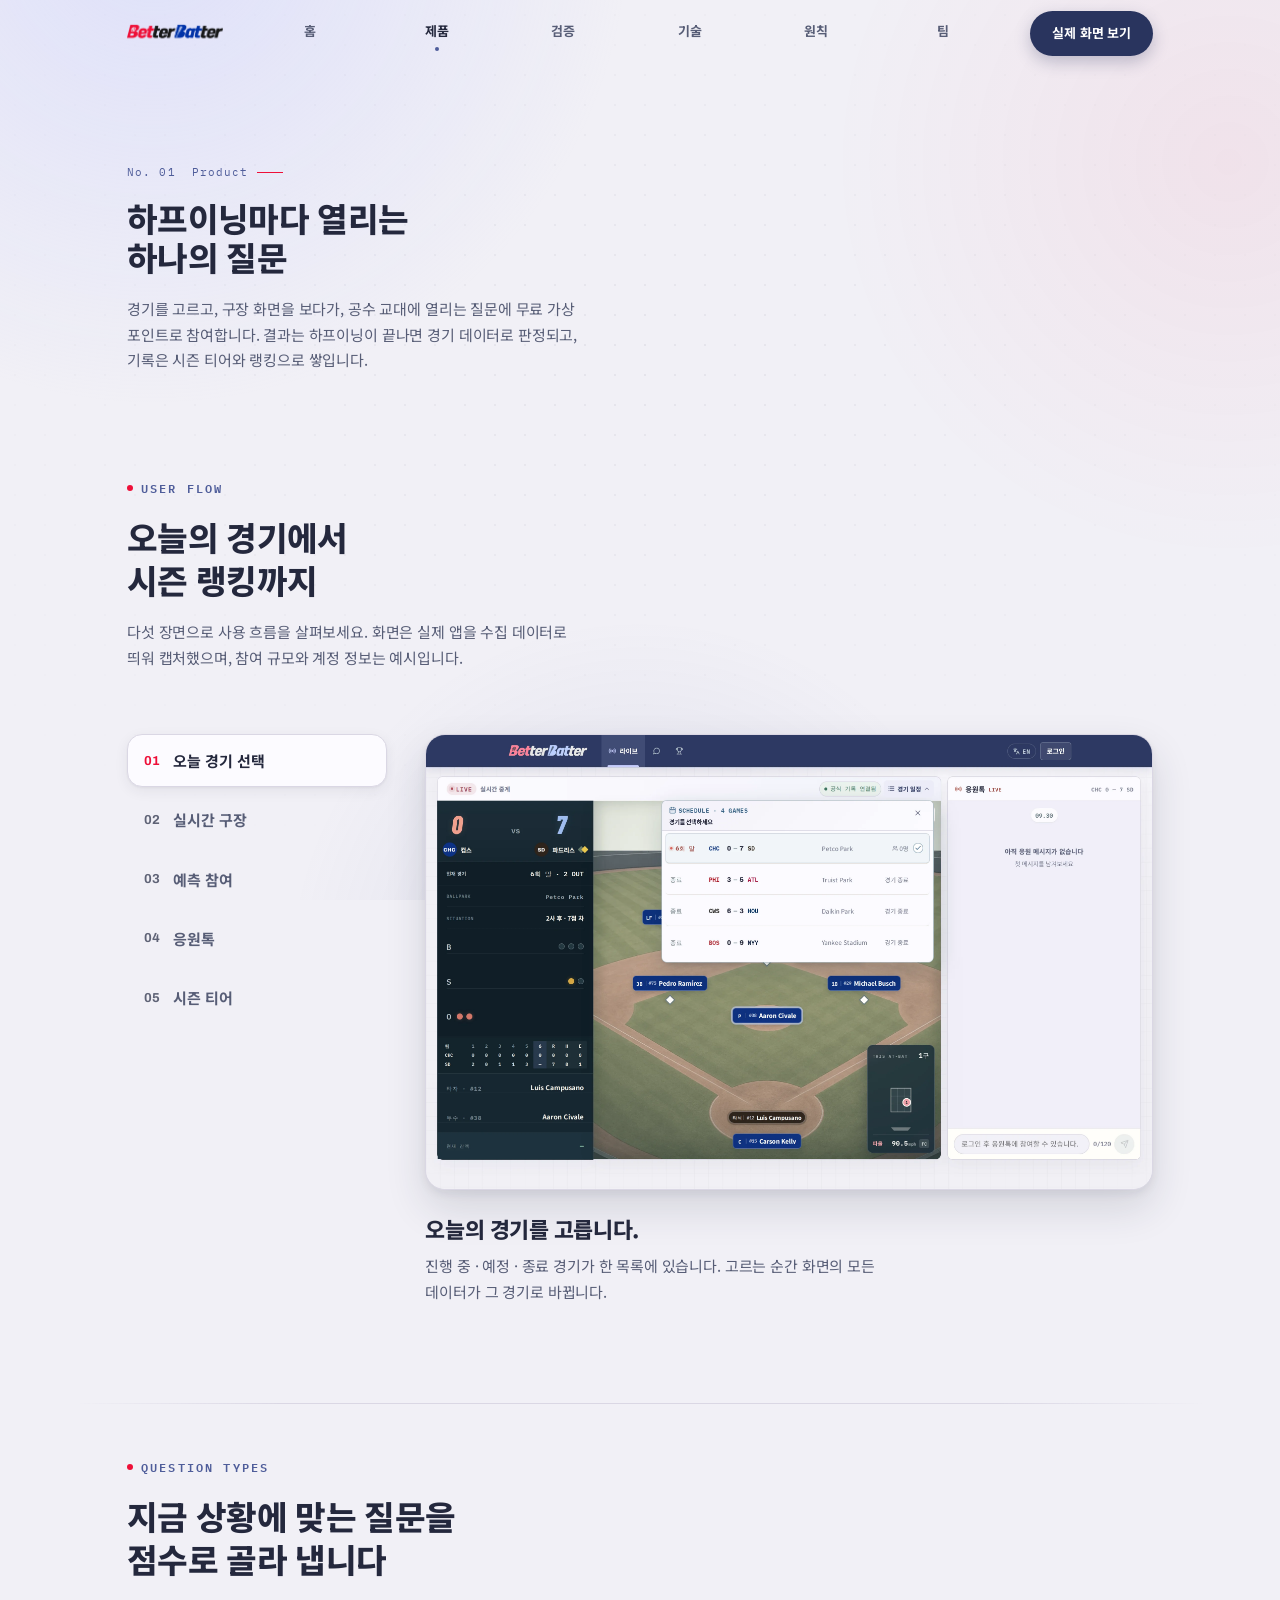
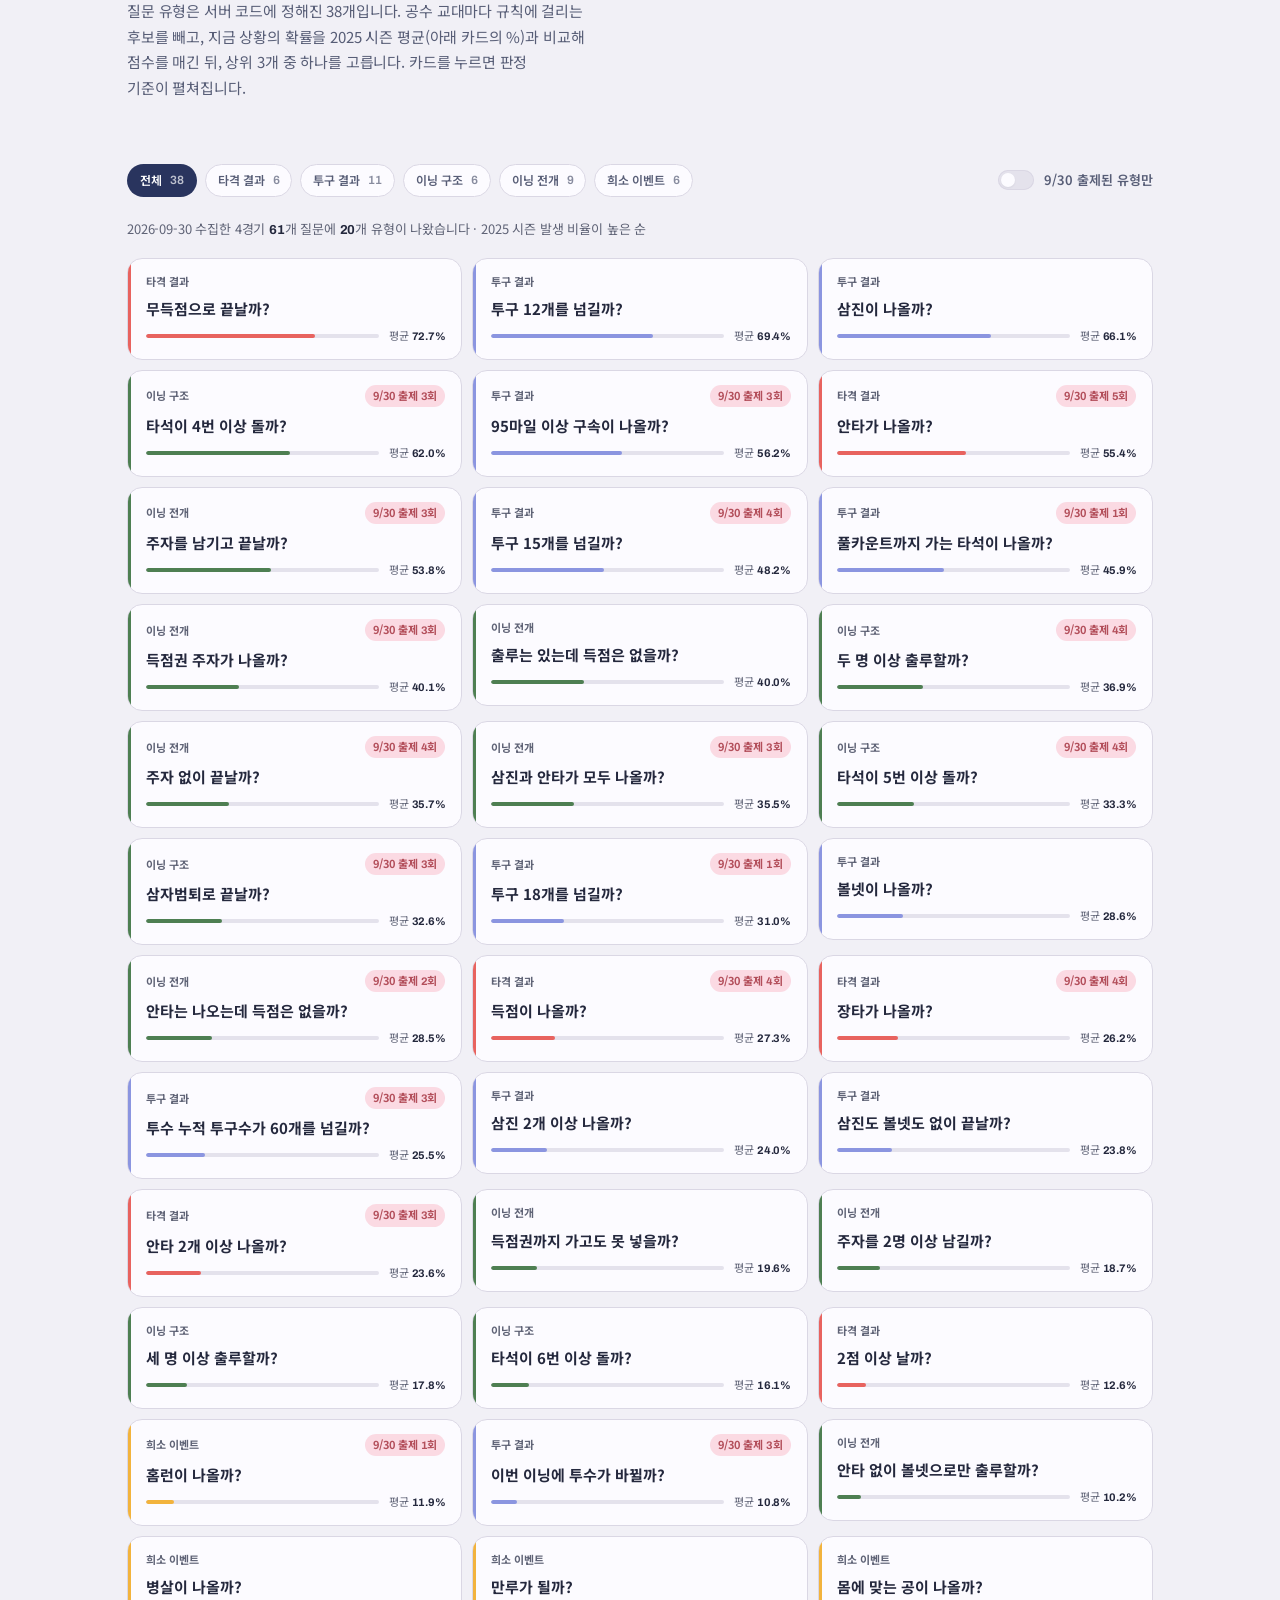
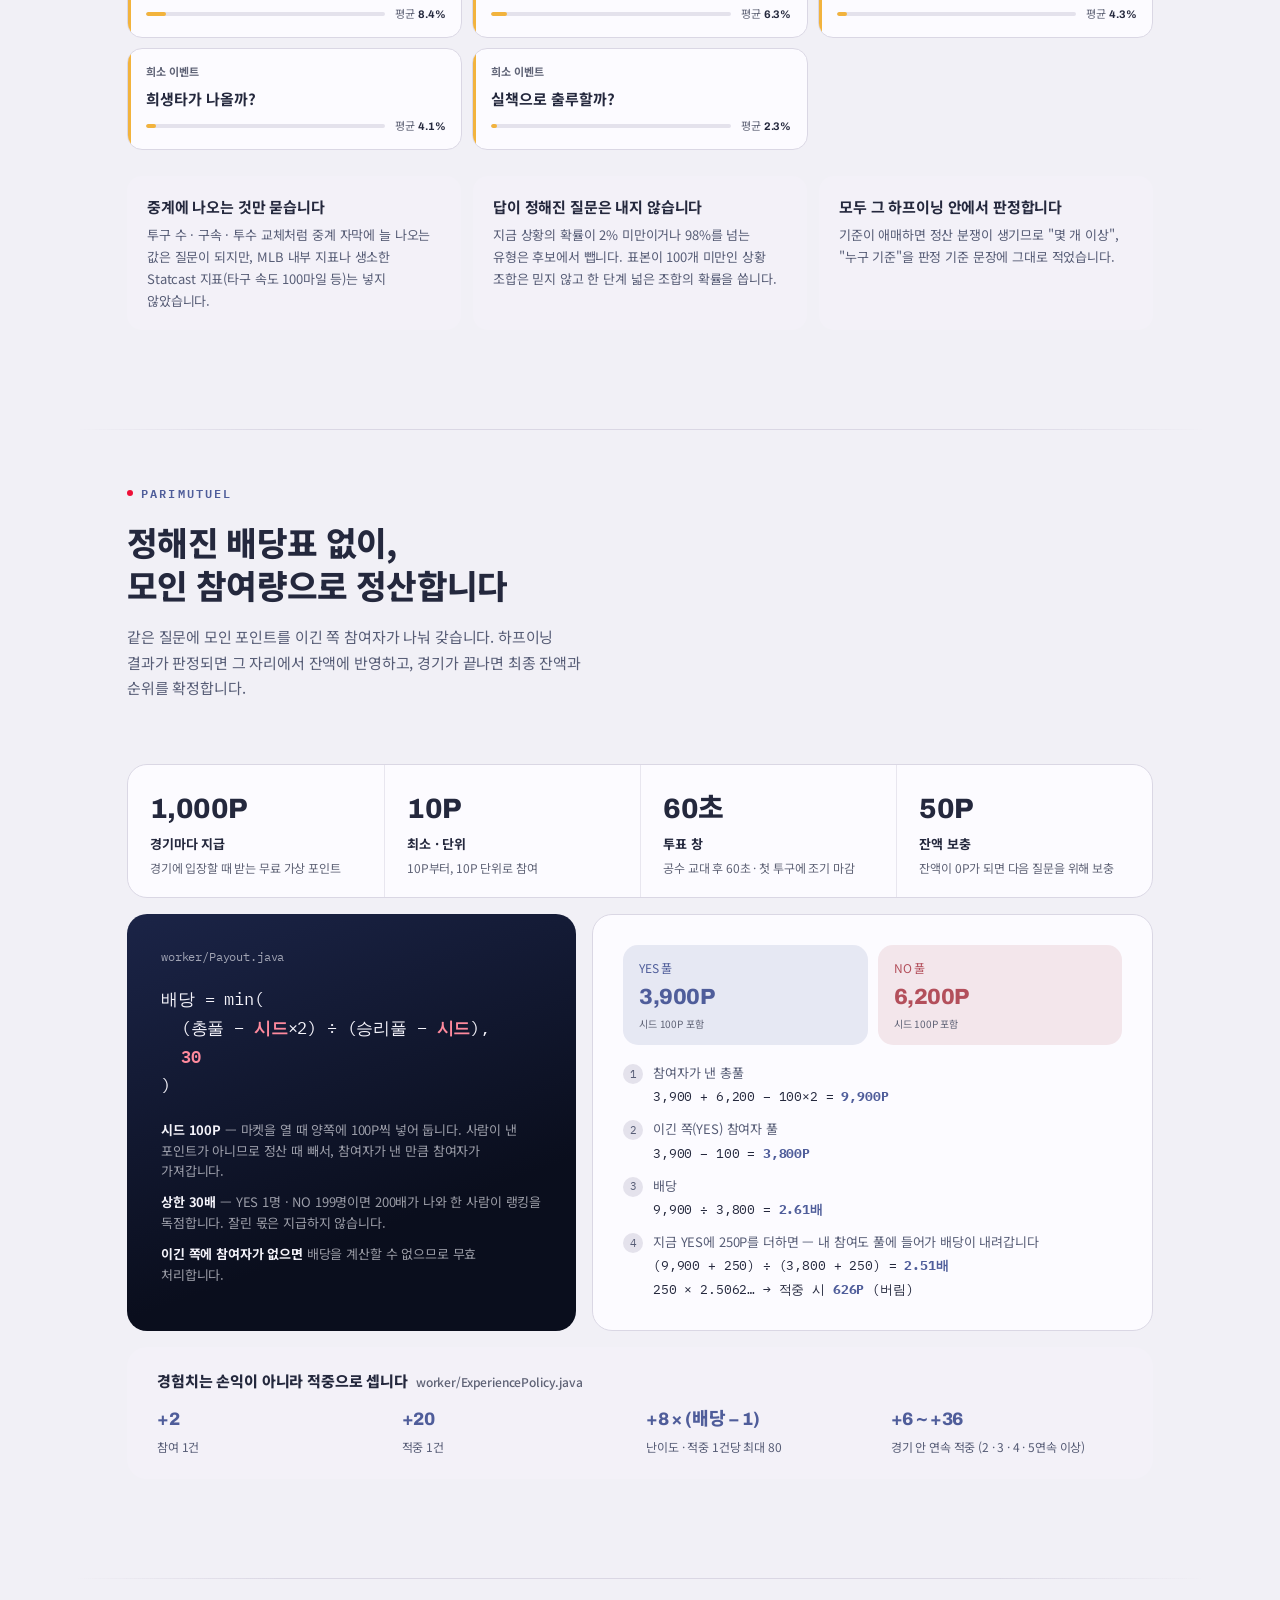
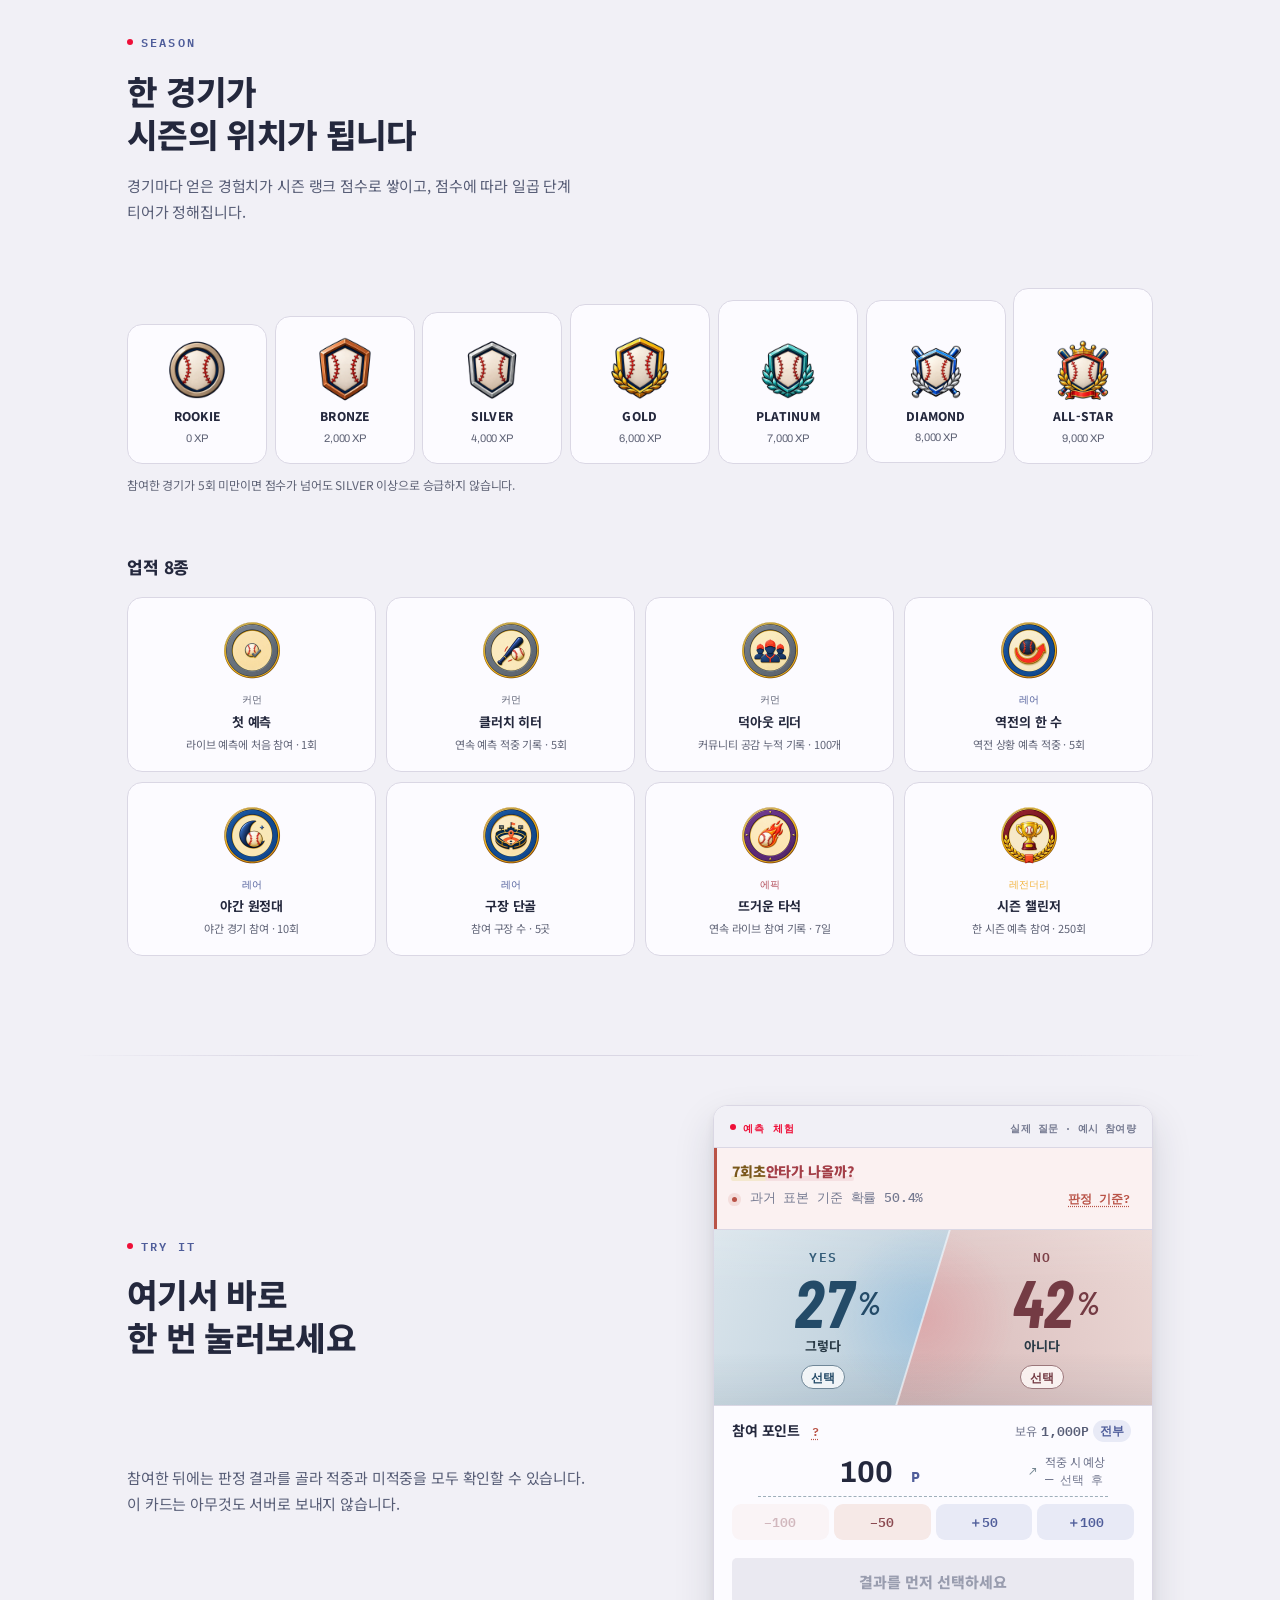
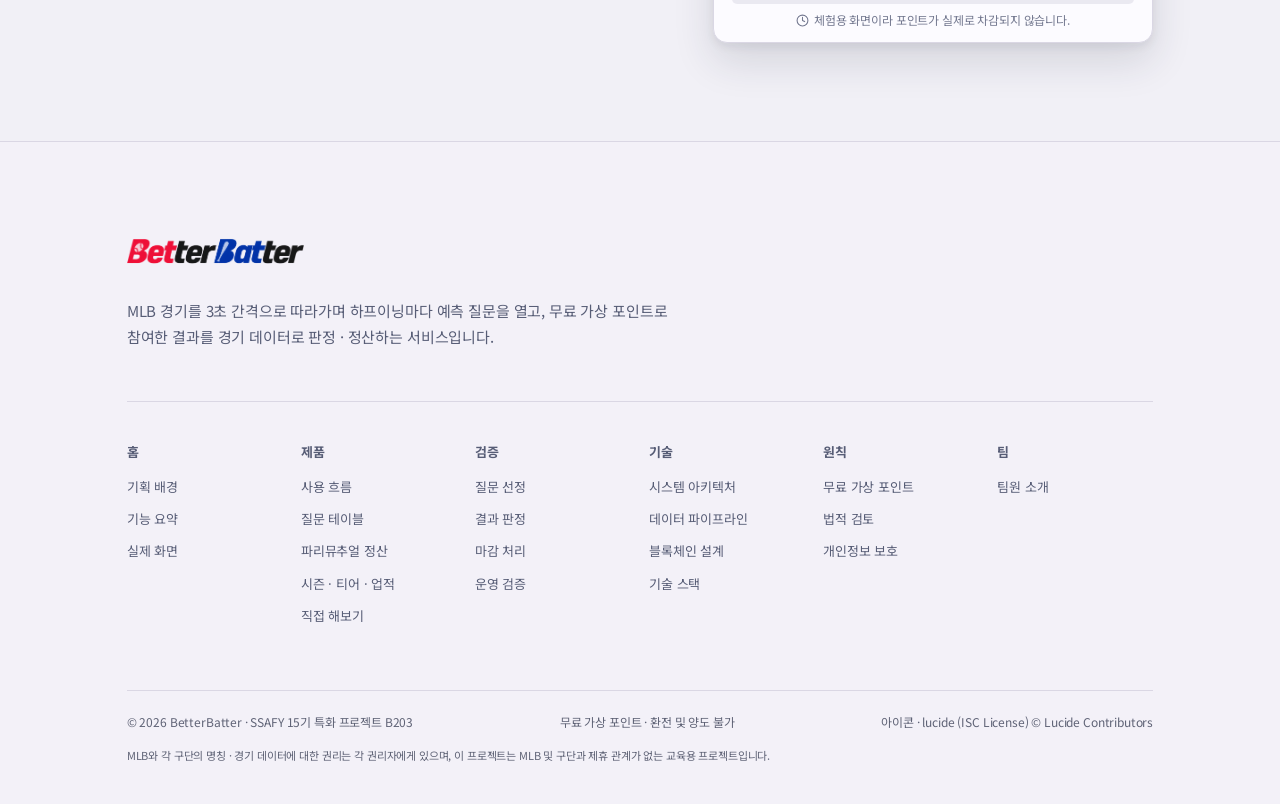
<file: product.html>
<!doctype html>
<html lang="ko">
<head>
  <meta charset="utf-8">
  <meta name="viewport" content="width=device-width, initial-scale=1, viewport-fit=cover">
  <meta name="theme-color" content="#F1F0F6">

  <title>제품 · BetterBatter</title>
  <meta name="description" content="사용 흐름 · 질문 테이블 · 파리뮤추얼 정산 · 시즌과 티어. 하프이닝마다 열리는 예측 질문이 어떻게 만들어지고 정산되는지.">
  <meta name="author" content="BetterBatter · SSAFY 15기 B203">

  <!-- 공유 카드 (Open Graph / Twitter)
       og:image · og:url은 전체 주소여야 한다. GitHub Pages 기본 주소 기준이며,
       주소가 바뀌면 6개 문서의 이 블록을 함께 고친다. -->
  <meta property="og:type" content="website">
  <meta property="og:title" content="제품 · BetterBatter">
  <meta property="og:description" content="사용 흐름 · 질문 테이블 · 파리뮤추얼 정산 · 시즌과 티어. 하프이닝마다 열리는 예측 질문이 어떻게 만들어지고 정산되는지.">
  <meta property="og:site_name" content="BetterBatter">
  <meta property="og:locale" content="ko_KR">
  <meta property="og:url" content="https://seonmin-s2.github.io/betterbatter_landing/product.html">
  <meta property="og:image" content="https://seonmin-s2.github.io/betterbatter_landing/assets/og-image.png">
  <meta property="og:image:width" content="1200">
  <meta property="og:image:height" content="630">
  <meta property="og:image:alt" content="BetterBatter — 구장에서 시작하는 실시간 예측 마켓">
  <meta name="twitter:card" content="summary_large_image">
  <meta name="twitter:image" content="https://seonmin-s2.github.io/betterbatter_landing/assets/og-image.png">

  <link rel="icon" href="assets/brand/favicon-64.png" type="image/png">
  <link rel="apple-touch-icon" href="assets/brand/apple-touch-icon.png">

  <!-- 서체 — 앱(ui/src/styles.css)과 같은 네 가족.
       본문 Noto Sans KR · 라틴 제목과 숫자 Archivo · 스코어 Barlow Condensed · 기록 IBM Plex Mono.
       불러오지 못해도 시스템 서체로 자연스럽게 떨어진다. -->
  <link rel="preconnect" href="https://fonts.googleapis.com">
  <link rel="preconnect" href="https://fonts.gstatic.com" crossorigin>
  <link rel="stylesheet" href="https://fonts.googleapis.com/css2?family=Archivo:wght@500;600;700;800&family=Barlow+Condensed:ital,wght@1,600;1,700;1,800&family=IBM+Plex+Mono:wght@500;600&family=Noto+Sans+KR:wght@400;500;600;700;800&display=swap">

  <!-- ── 스타일 ────────────────────────────────────────────────────
       css/base 는 여섯 페이지가 함께 쓰고, css/pages/<페이지> 는 이 페이지 전용입니다.
       읽는 순서 = 겹치는 순서.
       ------------------------------------------------------------ -->
  <link rel="stylesheet" href="css/base/00-tokens.css">
  <link rel="stylesheet" href="css/base/01-base.css">
  <link rel="stylesheet" href="css/base/02-layout.css">
  <link rel="stylesheet" href="css/base/03-motion.css">
  <link rel="stylesheet" href="css/base/04-components.css">
  <link rel="stylesheet" href="css/base/05-closing.css">
  <link rel="stylesheet" href="css/pages/product/flow.css">
  <link rel="stylesheet" href="css/pages/product/questions.css">
  <link rel="stylesheet" href="css/pages/product/payout.css">
  <link rel="stylesheet" href="css/pages/product/vote.css">

  <script type="module" src="js/main.js"></script>

  <!-- 안전장치 ------------------------------------------------------------
       등장 연출([data-reveal])은 처음에 opacity:0이라, JS가 못 돌면
       화면이 빈 채로 남는다. 아래 두 가지로 막는다.
         1) JS 자체가 꺼져 있으면  html에 .js가 안 붙어 → 모두 보임
         2) JS는 켜졌는데 모듈이 실패하면(예: file:// 로 직접 열었을 때)
            1.8초 뒤 .reveal-fallback이 붙어 → 모두 보임
       ※ file:// 에서는 ES 모듈이 CORS로 막힙니다. 로컬 확인은 반드시
         간이 서버로 여세요 (README의 "로컬에서 보기" 참고).
       --------------------------------------------------------------------- -->
  <script>
    document.documentElement.classList.add("js");
    setTimeout(function () {
      var root = document.documentElement;
      if (!root.classList.contains("is-ready")) root.classList.add("reveal-fallback");
    }, 1800);
  </script>
</head>

<body data-page="product">
  <a class="sr-only" href="#main">본문으로 건너뛰기</a>

  <!-- 화면에 고정된 분위기 레이어 (인디고 글로우 + 도트 그리드) -->
  <div class="page-atmosphere" aria-hidden="true"></div>

  <!-- 상단바와 푸터는 js/shared/chrome.js가 js/data/site.js의 NAV로 만든다.
       목차를 고칠 때 페이지 6장을 모두 열지 않도록 한 곳에 모아 두었다. -->
  <header class="site-nav"></header>
  <div class="scroll-progress" aria-hidden="true"></div>

  <main class="page-main" id="main">

    <!-- ══════════════════════════════════════════════════════════
         페이지 머리글
         ══════════════════════════════════════════════════════════ -->
    <section class="page-hero" id="top">
      <div class="shell shell--wide" data-reveal-group="80">
        <p class="page-hero__index" data-reveal="fade">No. 01 &nbsp;Product</p>
        <h1 class="page-hero__title" data-reveal>하프이닝마다 열리는<br>하나의 질문</h1>
        <p class="page-hero__lead" data-reveal>
          경기를 고르고, 구장 화면을 보다가, 공수 교대에 열리는 질문에 무료 가상 포인트로 참여합니다.
          결과는 하프이닝이 끝나면 경기 데이터로 판정되고, 기록은 시즌 티어와 랭킹으로 쌓입니다.
        </p>
      </div>
    </section>

    <!-- ══════════════════════════════════════════════════════════
         사용 흐름 5장면 — 문구는 앱 소개 화면(/about)과 같다
         ══════════════════════════════════════════════════════════ -->
    <section class="section" id="flow">
      <div class="shell shell--wide">
        <div class="section-head" data-reveal-group>
          <p class="eyebrow" data-reveal="fade">User Flow</p>
          <h2 class="section-title" data-reveal>오늘의 경기에서<br>시즌 랭킹까지</h2>
          <p class="section-lead" data-reveal>
            다섯 장면으로 사용 흐름을 살펴보세요. 화면은 실제 앱을 수집 데이터로 띄워 캡처했으며,
            참여 규모와 계정 정보는 예시입니다.
          </p>
        </div>
        <!-- 단계와 화면은 js/pages/product/flow.js가 product.data.js의 FLOW로 만든다 -->
        <div class="flow" data-reveal>
          <div class="flow__steps" role="tablist" aria-label="사용 흐름 단계" aria-orientation="vertical"></div>
          <div class="flow__view" id="flow-view" role="tabpanel"></div>
        </div>
      </div>
    </section>

    <!-- ══════════════════════════════════════════════════════════
         질문 테이블 — 데이터는 js/data/questions.js
         ══════════════════════════════════════════════════════════ -->
    <section class="section" id="questions">
      <div class="shell shell--wide">
        <div class="section-head" data-reveal-group>
          <p class="eyebrow" data-reveal="fade">Question Types</p>
          <h2 class="section-title" data-reveal>지금 상황에 맞는 질문을<br>점수로 골라 냅니다</h2>
          <p class="section-lead" data-reveal>
            질문 유형은 서버 코드에 정해진 38개입니다. 공수 교대마다 규칙에 걸리는 후보를 빼고,
            지금 상황의 확률을 2025 시즌 평균<span style="white-space: nowrap">(아래 카드의 %)과</span> 비교해 점수를 매긴 뒤, 상위 3개 중 하나를 고릅니다.
            카드를 누르면 판정 기준이 펼쳐집니다.
          </p>
        </div>

        <div class="questions" data-reveal>
          <div class="questions__bar">
            <div class="questions__filters" role="group" aria-label="질문 계열"></div>
            <button class="questions__seen" type="button" role="switch" aria-checked="false">9/30 출제된 유형만</button>
          </div>
          <p class="questions__summary"></p>
          <div class="questions__grid"></div>
        </div>

        <div class="questions__foot" data-reveal-group="80">
          <p class="questions__rule" data-reveal>
            <b>중계에 나오는 것만 묻습니다</b>
            투구 수 · 구속 · 투수 교체처럼 중계 자막에 늘 나오는 값은 질문이 되지만,
            MLB 내부 지표나 생소한 Statcast 지표(타구 속도 100마일 등)는 넣지 않았습니다.
          </p>
          <p class="questions__rule" data-reveal>
            <b>답이 정해진 질문은 내지 않습니다</b>
            지금 상황의 확률이 2% 미만이거나 98%를 넘는 유형은 후보에서 뺍니다.
            표본이 100개 미만인 상황 조합은 믿지 않고 한 단계 넓은 조합의 확률을 씁니다.
          </p>
          <p class="questions__rule" data-reveal>
            <b>모두 그 하프이닝 안에서 판정합니다</b>
            기준이 애매하면 정산 분쟁이 생기므로 "몇 개 이상", "누구 기준"을
            판정 기준 문장에 그대로 적었습니다.
          </p>
        </div>
      </div>
    </section>

    <!-- ══════════════════════════════════════════════════════════
         파리뮤추얼 정산 — 숫자는 payoutMath.js(= Payout.java)로 계산
         ══════════════════════════════════════════════════════════ -->
    <section class="section" id="payout">
      <div class="shell shell--wide">
        <div class="section-head" data-reveal-group>
          <p class="eyebrow" data-reveal="fade">Parimutuel</p>
          <h2 class="section-title" data-reveal>정해진 배당표 없이,<br>모인 참여량으로 정산합니다</h2>
          <p class="section-lead" data-reveal>
            같은 질문에 모인 포인트를 이긴 쪽 참여자가 나눠 갖습니다. 하프이닝 결과가 판정되면
            그 자리에서 잔액에 반영하고, 경기가 끝나면 최종 잔액과 순위를 확정합니다.
          </p>
        </div>

        <div class="payout__rules" data-reveal></div>

        <div class="payout__grid">
          <div class="payout__formula" data-reveal>
            <p class="payout__formula-title">worker/Payout.java</p>
            <p class="payout__equation">배당 = min(<br>&nbsp;&nbsp;(총풀 − <b>시드</b>×2) ÷ (승리풀 − <b>시드</b>),<br>&nbsp;&nbsp;<b>30</b><br>)</p>
            <ul>
              <li><strong>시드 100P</strong> — 마켓을 열 때 양쪽에 100P씩 넣어 둡니다.
                사람이 낸 포인트가 아니므로 정산 때 빼서, 참여자가 낸 만큼 참여자가 가져갑니다.</li>
              <li><strong>상한 30배</strong> — YES 1명 · NO 199명이면 200배가 나와 한 사람이 랭킹을 독점합니다. 잘린 몫은 지급하지 않습니다.</li>
              <li><strong>이긴 쪽에 참여자가 없으면</strong> 배당을 계산할 수 없으므로 무효 처리합니다.</li>
            </ul>
          </div>
          <div class="payout__worked" data-reveal aria-label="배당 계산 예시"></div>
        </div>

        <div class="payout__xp-wrap" data-reveal>
          <p class="payout__xp-title">경험치는 손익이 아니라 적중으로 셉니다<small>worker/ExperiencePolicy.java</small></p>
          <ul class="payout__xp"></ul>
        </div>
      </div>
    </section>

    <!-- ══════════════════════════════════════════════════════════
         시즌 · 티어 · 업적
         ══════════════════════════════════════════════════════════ -->
    <section class="section" id="season">
      <div class="shell shell--wide">
        <div class="section-head" data-reveal-group>
          <p class="eyebrow" data-reveal="fade">Season</p>
          <h2 class="section-title" data-reveal>한 경기가<br>시즌의 위치가 됩니다</h2>
          <p class="section-lead" data-reveal>
            경기마다 얻은 경험치가 시즌 랭크 점수로 쌓이고, 점수에 따라 일곱 단계 티어가 정해집니다.
          </p>
        </div>
        <ol class="season__tiers" aria-label="티어 일곱 단계와 필요 경험치"></ol>
        <p class="season__note" data-reveal="fade">참여한 경기가 5회 미만이면 점수가 넘어도 SILVER 이상으로 승급하지 않습니다.</p>

        <p class="season__badges-title" data-reveal>업적 8종</p>
        <ul class="season__badges" data-reveal></ul>
      </div>
    </section>

    <!-- ══════════════════════════════════════════════════════════
         직접 해보기 — 서버로 아무것도 보내지 않는 체험 카드
         ══════════════════════════════════════════════════════════ -->
    <section class="section" id="try">
      <div class="shell shell--wide">
        <div class="try-wrap">
          <div class="try__copy" data-reveal-group>
            <p class="eyebrow" data-reveal="fade">Try It</p>
            <h2 class="section-title" data-reveal>여기서 바로<br>한 번 눌러보세요</h2>
            <p class="section-lead" data-reveal>
              앱에서 실제로 쓰는 투표 화면을 그대로 옮겼습니다. 질문은 9월 30일 경기에서 실제로 생성된 것이고,
              참여량(YES 3,900P · NO 6,200P)은 예시입니다. 적중 시 예상은 서버와 같은 공식으로 계산합니다.
            </p>
            <p class="section-lead" data-reveal>
              참여한 뒤에는 판정 결과를 골라 적중과 미적중을 모두 확인할 수 있습니다.
              이 카드는 아무것도 서버로 보내지 않습니다.
            </p>
          </div>

          <!-- 앱의 실제 투표 화면 — js/pages/product/tryVote.js 가 PredictionVote.tsx 와 같은 마크업으로 채운다 -->
          <div class="bb-vote" data-reveal="scale"></div>
        </div>
      </div>
    </section>

  </main>

  <footer class="site-footer"></footer>
</body>
</html>
</file>
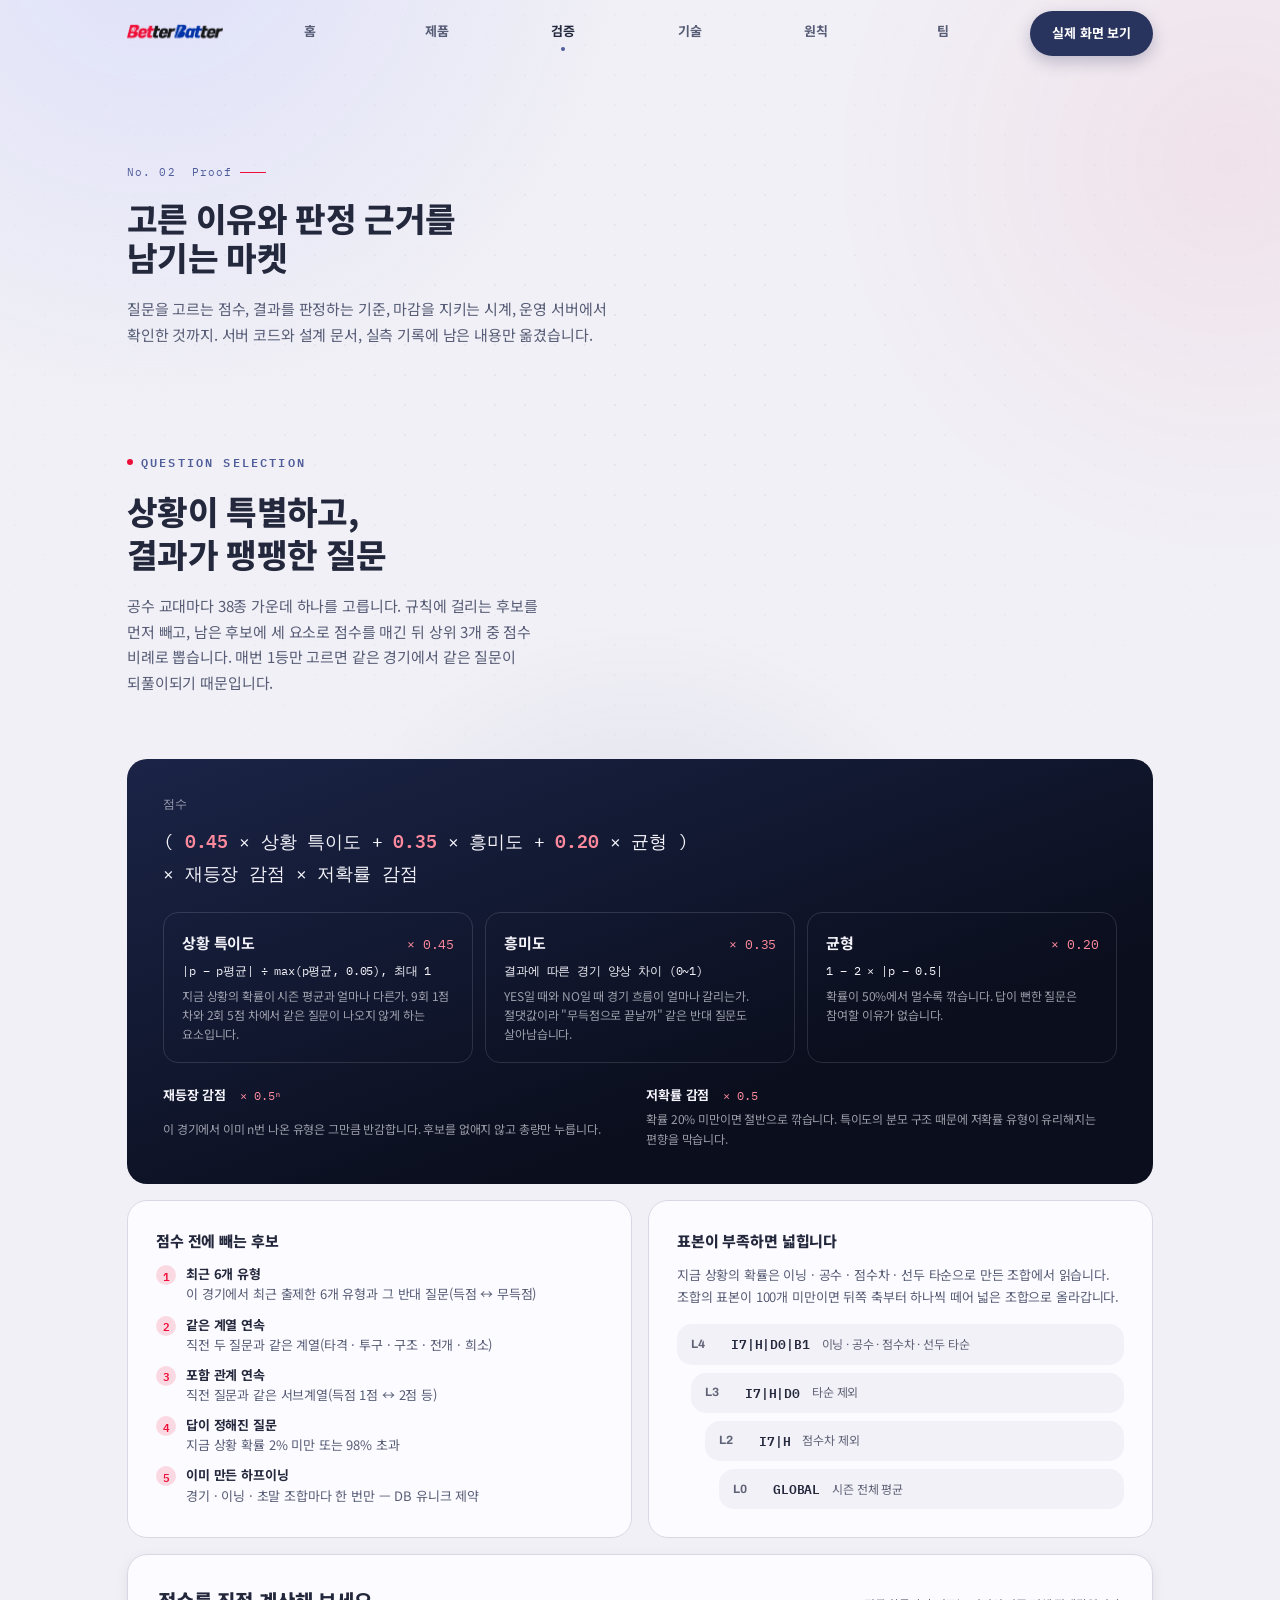
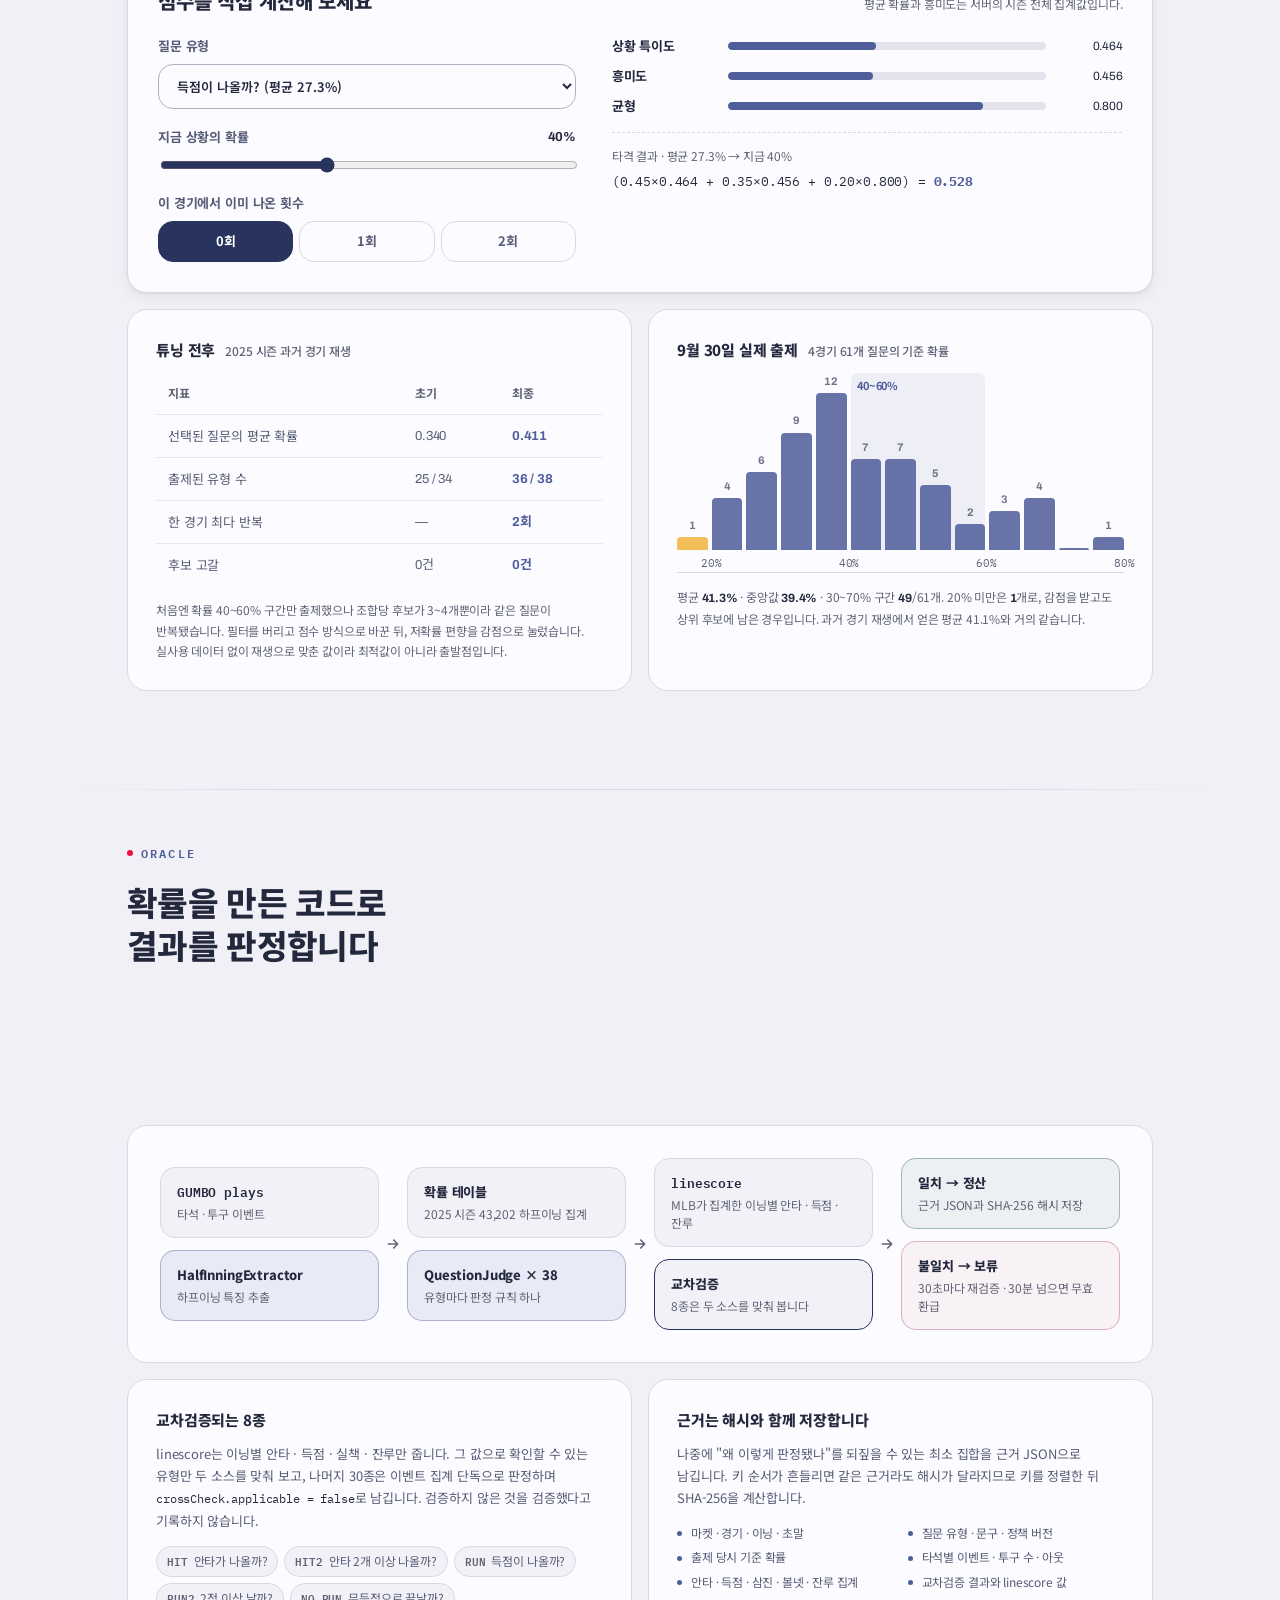
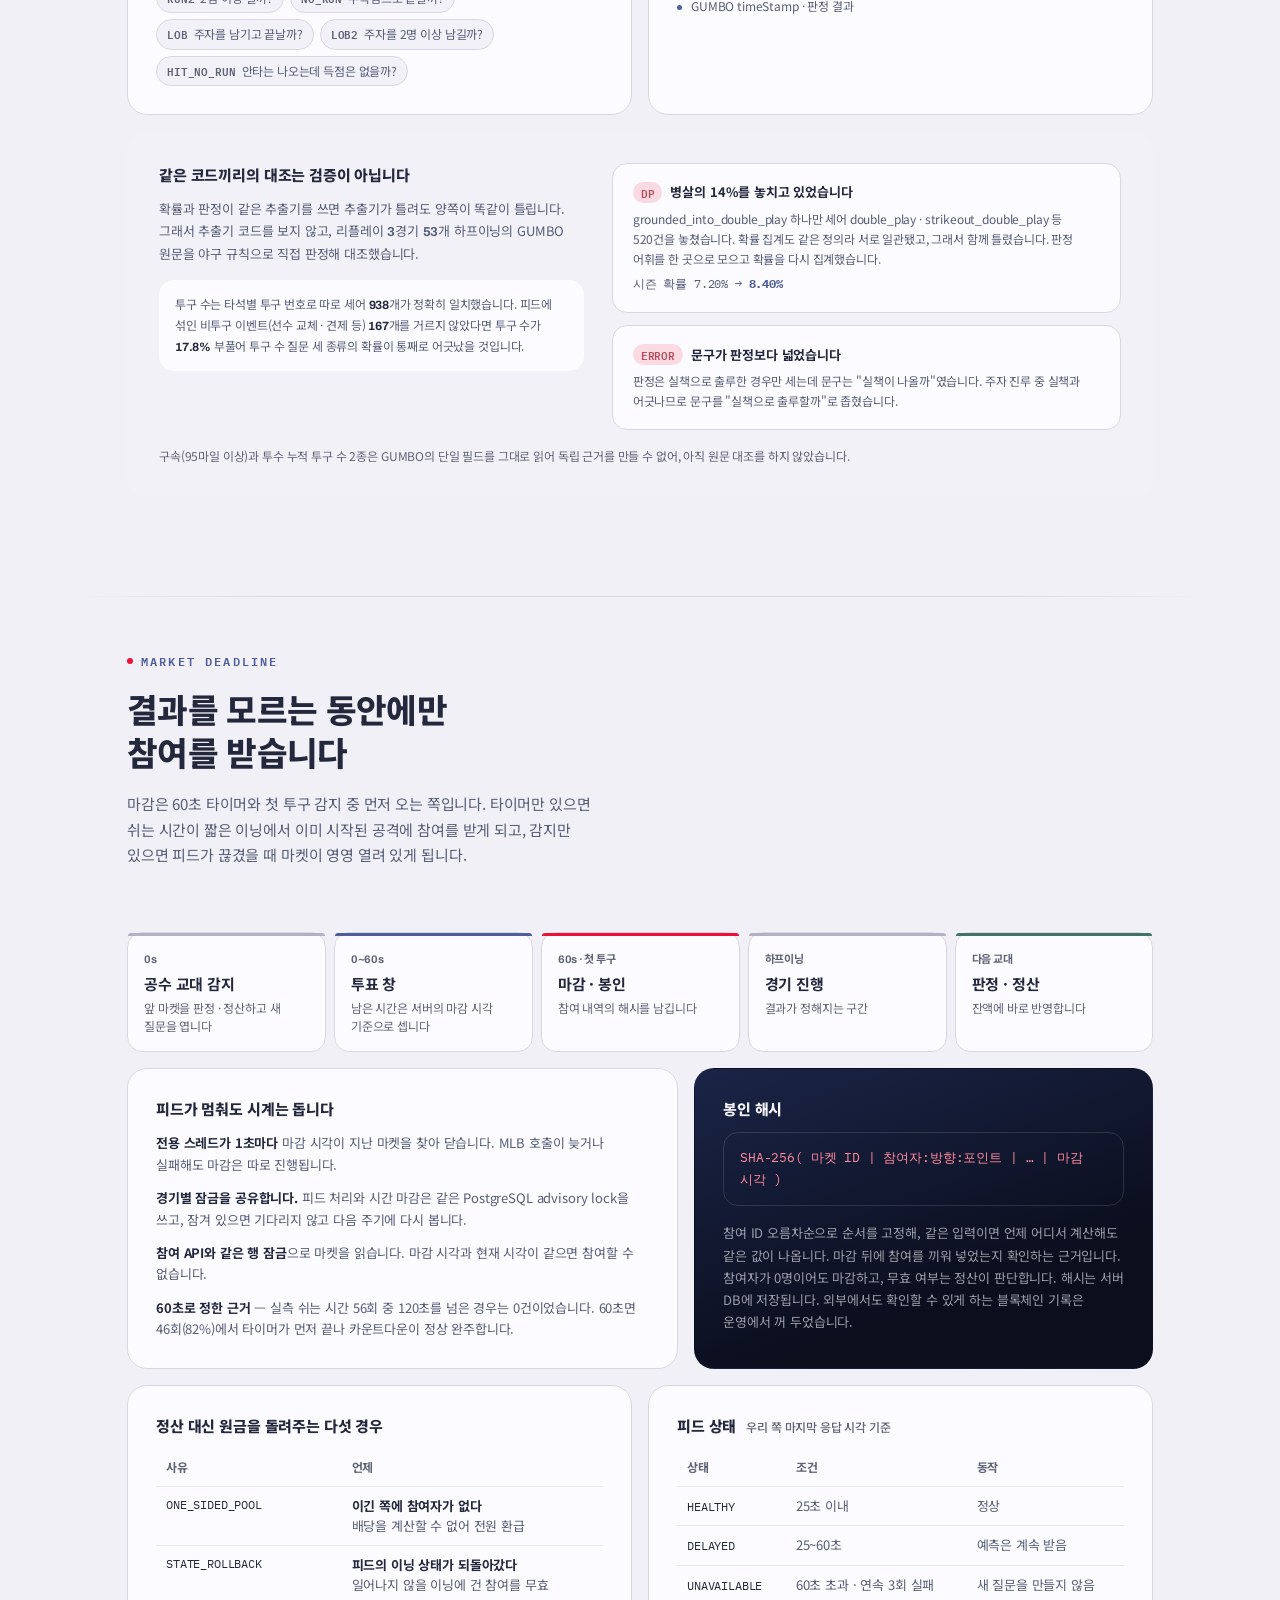
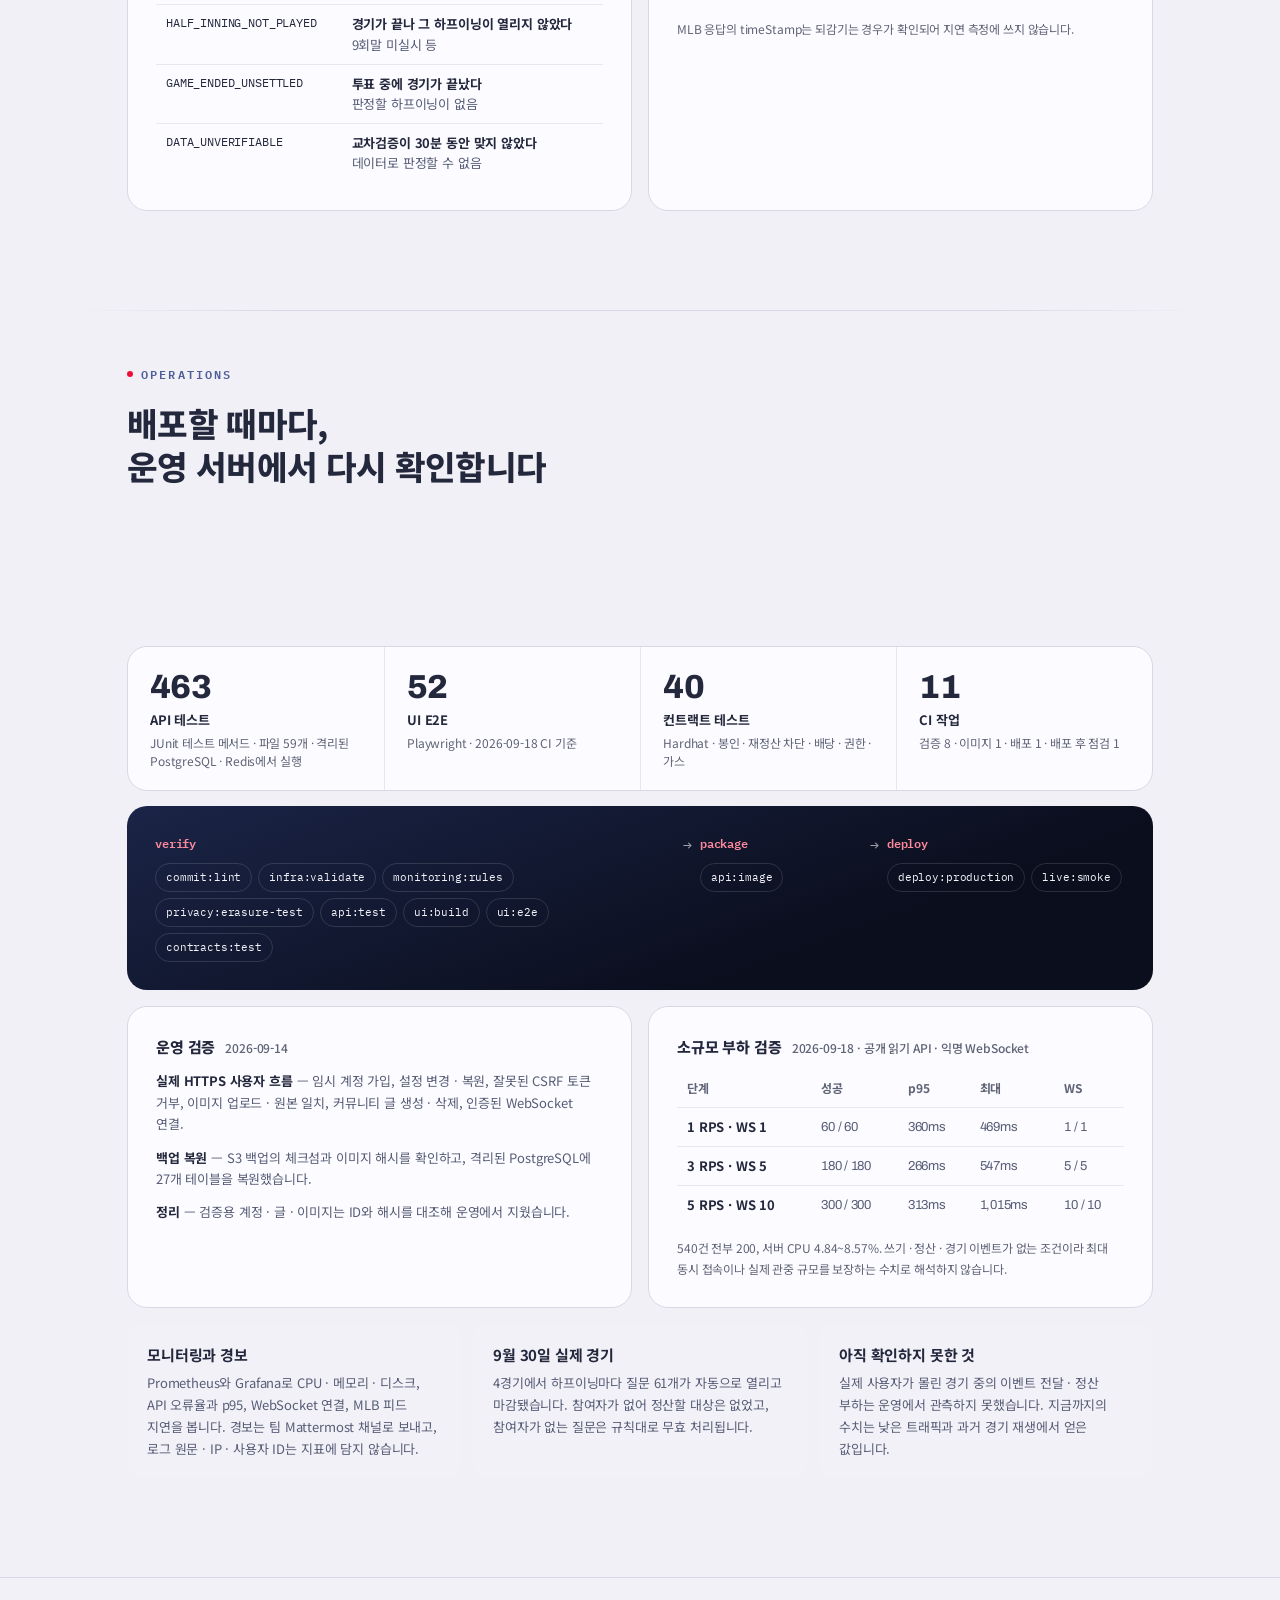
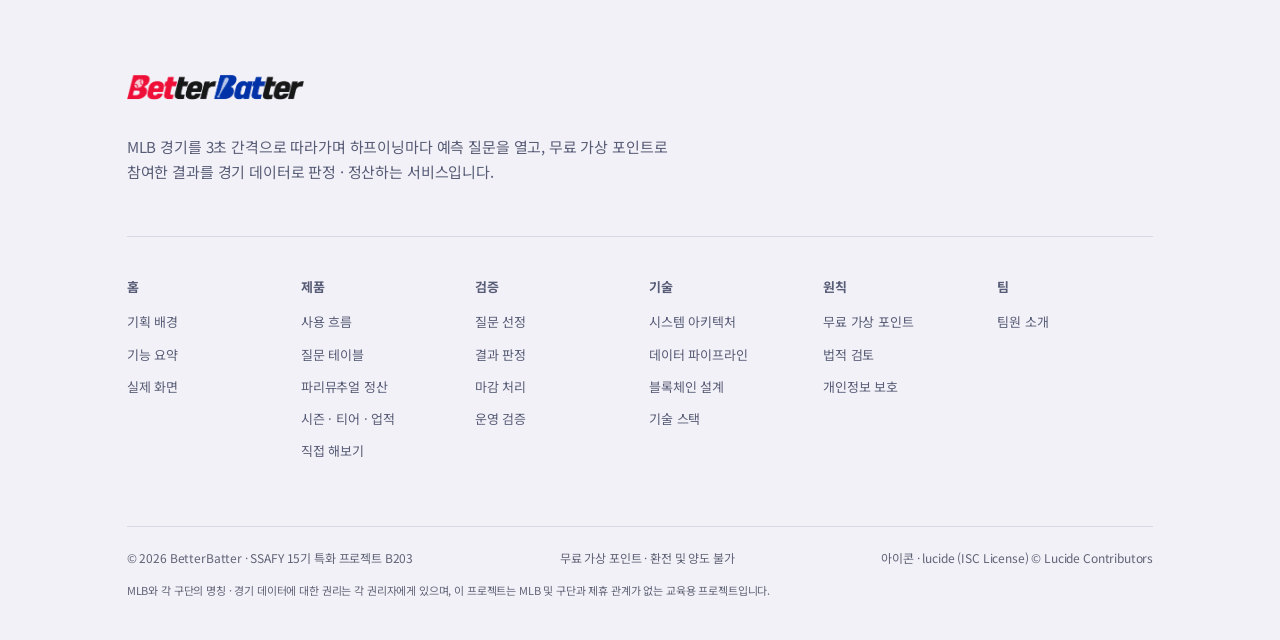
<file: proof.html>
<!doctype html>
<html lang="ko">
<head>
  <meta charset="utf-8">
  <meta name="viewport" content="width=device-width, initial-scale=1, viewport-fit=cover">
  <meta name="theme-color" content="#F1F0F6">

  <title>검증 · BetterBatter</title>
  <meta name="description" content="질문 선정 · 결과 판정 · 마감 처리 · 운영 검증. 예측 마켓을 믿을 수 있게 만든 엔지니어링 검증.">
  <meta name="author" content="BetterBatter · SSAFY 15기 B203">

  <!-- 공유 카드 (Open Graph / Twitter)
       og:image · og:url은 전체 주소여야 한다. GitHub Pages 기본 주소 기준이며,
       주소가 바뀌면 6개 문서의 이 블록을 함께 고친다. -->
  <meta property="og:type" content="website">
  <meta property="og:title" content="검증 · BetterBatter">
  <meta property="og:description" content="질문 선정 · 결과 판정 · 마감 처리 · 운영 검증. 예측 마켓을 믿을 수 있게 만든 엔지니어링 검증.">
  <meta property="og:site_name" content="BetterBatter">
  <meta property="og:locale" content="ko_KR">
  <meta property="og:url" content="https://seonmin-s2.github.io/betterbatter_landing/proof.html">
  <meta property="og:image" content="https://seonmin-s2.github.io/betterbatter_landing/assets/og-image.png">
  <meta property="og:image:width" content="1200">
  <meta property="og:image:height" content="630">
  <meta property="og:image:alt" content="BetterBatter — 구장에서 시작하는 실시간 예측 마켓">
  <meta name="twitter:card" content="summary_large_image">
  <meta name="twitter:image" content="https://seonmin-s2.github.io/betterbatter_landing/assets/og-image.png">

  <link rel="icon" href="assets/brand/favicon-64.png" type="image/png">
  <link rel="apple-touch-icon" href="assets/brand/apple-touch-icon.png">

  <!-- 서체 — 앱(ui/src/styles.css)과 같은 네 가족.
       본문 Noto Sans KR · 라틴 제목과 숫자 Archivo · 스코어 Barlow Condensed · 기록 IBM Plex Mono.
       불러오지 못해도 시스템 서체로 자연스럽게 떨어진다. -->
  <link rel="preconnect" href="https://fonts.googleapis.com">
  <link rel="preconnect" href="https://fonts.gstatic.com" crossorigin>
  <link rel="stylesheet" href="https://fonts.googleapis.com/css2?family=Archivo:wght@500;600;700;800&family=Barlow+Condensed:ital,wght@1,600;1,700;1,800&family=IBM+Plex+Mono:wght@500;600&family=Noto+Sans+KR:wght@400;500;600;700;800&display=swap">

  <!-- ── 스타일 ────────────────────────────────────────────────────
       css/base 는 여섯 페이지가 함께 쓰고, css/pages/<페이지> 는 이 페이지 전용입니다.
       읽는 순서 = 겹치는 순서.
       ------------------------------------------------------------ -->
  <link rel="stylesheet" href="css/base/00-tokens.css">
  <link rel="stylesheet" href="css/base/01-base.css">
  <link rel="stylesheet" href="css/base/02-layout.css">
  <link rel="stylesheet" href="css/base/03-motion.css">
  <link rel="stylesheet" href="css/base/04-components.css">
  <link rel="stylesheet" href="css/base/05-closing.css">
  <link rel="stylesheet" href="css/pages/proof/selection.css">
  <link rel="stylesheet" href="css/pages/proof/oracle.css">
  <link rel="stylesheet" href="css/pages/proof/ops.css">

  <script type="module" src="js/main.js"></script>

  <!-- 안전장치 ------------------------------------------------------------
       등장 연출([data-reveal])은 처음에 opacity:0이라, JS가 못 돌면
       화면이 빈 채로 남는다. 아래 두 가지로 막는다.
         1) JS 자체가 꺼져 있으면  html에 .js가 안 붙어 → 모두 보임
         2) JS는 켜졌는데 모듈이 실패하면(예: file:// 로 직접 열었을 때)
            1.8초 뒤 .reveal-fallback이 붙어 → 모두 보임
       ※ file:// 에서는 ES 모듈이 CORS로 막힙니다. 로컬 확인은 반드시
         간이 서버로 여세요 (README의 "로컬에서 보기" 참고).
       --------------------------------------------------------------------- -->
  <script>
    document.documentElement.classList.add("js");
    setTimeout(function () {
      var root = document.documentElement;
      if (!root.classList.contains("is-ready")) root.classList.add("reveal-fallback");
    }, 1800);
  </script>
</head>

<body data-page="proof">
  <a class="sr-only" href="#main">본문으로 건너뛰기</a>

  <!-- 화면에 고정된 분위기 레이어 (인디고 글로우 + 도트 그리드) -->
  <div class="page-atmosphere" aria-hidden="true"></div>

  <!-- 상단바와 푸터는 js/shared/chrome.js가 js/data/site.js의 NAV로 만든다.
       목차를 고칠 때 페이지 6장을 모두 열지 않도록 한 곳에 모아 두었다. -->
  <header class="site-nav"></header>
  <div class="scroll-progress" aria-hidden="true"></div>

  <main class="page-main" id="main">

    <!-- ══════════════════════════════════════════════════════════
         페이지 머리글
         ══════════════════════════════════════════════════════════ -->
    <section class="page-hero" id="top">
      <div class="shell shell--wide" data-reveal-group="80">
        <p class="page-hero__index" data-reveal="fade">No. 02 &nbsp;Proof</p>
        <h1 class="page-hero__title" data-reveal>고른 이유와 판정 근거를<br>남기는 마켓</h1>
        <p class="page-hero__lead" data-reveal>
          질문을 고르는 점수, 결과를 판정하는 기준, 마감을 지키는 시계, 운영 서버에서 확인한 것까지.
          서버 코드와 설계 문서, 실측 기록에 남은 내용만 옮겼습니다.
        </p>
      </div>
    </section>

    <!-- ══════════════════════════════════════════════════════════
         질문 선정 — worker/QuestionSelector.java
         ══════════════════════════════════════════════════════════ -->
    <section class="section" id="selection">
      <div class="shell shell--wide">
        <div class="section-head" data-reveal-group>
          <p class="eyebrow" data-reveal="fade">Question Selection</p>
          <h2 class="section-title" data-reveal>상황이 특별하고,<br>결과가 팽팽한 질문</h2>
          <p class="section-lead" data-reveal>
            공수 교대마다 38종 가운데 하나를 고릅니다. 규칙에 걸리는 후보를 먼저 빼고,
            남은 후보에 세 요소로 점수를 매긴 뒤 상위 3개 중 점수 비례로 뽑습니다.
            매번 1등만 고르면 같은 경기에서 같은 질문이 되풀이되기 때문입니다.
          </p>
        </div>

        <div class="select__score" data-reveal>
          <div class="select__formula">
            <p class="select__formula-title">점수</p>
            <p class="select__equation">
              ( <b>0.45</b> × 상황 특이도 + <b>0.35</b> × 흥미도 + <b>0.20</b> × 균형 )<br>
              × 재등장 감점 × 저확률 감점
            </p>
          </div>
          <ul class="select__terms"></ul>
          <ul class="select__penalties"></ul>
        </div>

        <div class="select__grid">
          <div class="panel" data-reveal>
            <p class="panel__title">점수 전에 빼는 후보</p>
            <ol class="select__exclusions"></ol>
          </div>
          <div class="panel" data-reveal>
            <p class="panel__title">표본이 부족하면 넓힙니다</p>
            <p class="panel__body">
              지금 상황의 확률은 이닝 · 공수 · 점수차 · 선두 타순으로 만든 조합에서 읽습니다.
              조합의 표본이 100개 미만이면 뒤쪽 축부터 하나씩 떼어 넓은 조합으로 올라갑니다.
            </p>
            <ol class="select__chain" aria-label="컨텍스트 폴백 순서"></ol>
          </div>
        </div>

        <!-- 점수 계산기 — js/pages/proof/scoreCalc.js · 서버로 아무것도 보내지 않는다 -->
        <div class="calc" data-reveal>
          <div class="calc__head">
            <p class="calc__title">점수를 직접 계산해 보세요</p>
            <p class="calc__note">평균 확률과 흥미도는 서버의 시즌 전체 집계값입니다.</p>
          </div>
          <div class="calc__body">
            <div class="calc__inputs">
              <label class="calc__field">
                <span>질문 유형</span>
                <select class="calc__type"></select>
              </label>
              <label class="calc__field">
                <span>지금 상황의 확률 <output class="num calc__p-out"></output></span>
                <input class="calc__p" type="range" min="2" max="98" step="1">
              </label>
              <div class="calc__field">
                <span>이 경기에서 이미 나온 횟수</span>
                <div class="calc__seen" role="radiogroup" aria-label="이미 나온 횟수">
                  <button type="button" role="radio" data-seen="0">0회</button>
                  <button type="button" role="radio" data-seen="1">1회</button>
                  <button type="button" role="radio" data-seen="2">2회</button>
                </div>
              </div>
            </div>
            <div class="calc__result" aria-live="polite"></div>
          </div>
        </div>

        <div class="select__outcome">
          <div class="select__tuning" data-reveal>
            <p class="panel__title">튜닝 전후 <small>2025 시즌 과거 경기 재생</small></p>
            <table class="data-table">
              <thead><tr><th scope="col">지표</th><th scope="col">초기</th><th scope="col">최종</th></tr></thead>
              <tbody class="select__tuning-rows"></tbody>
            </table>
            <p class="panel__foot">
              처음엔 확률 40~60% 구간만 출제했으나 조합당 후보가 3~4개뿐이라 같은 질문이 반복됐습니다.
              필터를 버리고 점수 방식으로 바꾼 뒤, 저확률 편향을 감점으로 눌렀습니다.
              실사용 데이터 없이 재생으로 맞춘 값이라 최적값이 아니라 출발점입니다.
            </p>
          </div>
          <figure class="hist" data-reveal>
            <figcaption class="panel__title">9월 30일 실제 출제 <small>4경기 61개 질문의 기준 확률</small></figcaption>
            <div class="hist__plot" role="img"></div>
            <p class="hist__stats"></p>
          </figure>
        </div>
      </div>
    </section>

    <!-- ══════════════════════════════════════════════════════════
         결과 판정 — worker/oracle/*
         ══════════════════════════════════════════════════════════ -->
    <section class="section" id="oracle">
      <div class="shell shell--wide">
        <div class="section-head" data-reveal-group>
          <p class="eyebrow" data-reveal="fade">Oracle</p>
          <h2 class="section-title" data-reveal>확률을 만든 코드로<br>결과를 판정합니다</h2>
          <p class="section-lead" data-reveal>
            하프이닝이 끝나면 타석 기록이 담긴 전체 피드를 한 번 받아 판정합니다.
            확률 테이블도 같은 추출기로 집계했습니다. 두 경로가 다르면 "확률 30%라더니 판정 기준은 다르다"가 되고,
            그 차이는 곧 정산 분쟁이 됩니다.
          </p>
        </div>

        <!-- 판정 흐름 — 그림은 HTML/CSS 로만 그린다 -->
        <div class="oracle__flow" data-reveal role="img"
             aria-label="GUMBO 타석 기록이 추출기를 거쳐 확률 테이블과 판정으로 나뉘고, 판정은 linescore와 교차검증한 뒤 일치하면 정산, 어긋나면 30초마다 재검증하다 30분이 지나면 무효 처리된다">
          <div class="oracle__col">
            <div class="oracle__node is-source"><b>GUMBO plays</b><small>타석 · 투구 이벤트</small></div>
            <div class="oracle__node is-core"><b>HalfInningExtractor</b><small>하프이닝 특징 추출</small></div>
          </div>
          <div class="oracle__split">
            <div class="oracle__node"><b>확률 테이블</b><small>2025 시즌 43,202 하프이닝 집계</small></div>
            <div class="oracle__node is-core"><b>QuestionJudge × 38</b><small>유형마다 판정 규칙 하나</small></div>
          </div>
          <div class="oracle__col">
            <div class="oracle__node is-source"><b>linescore</b><small>MLB가 집계한 이닝별 안타 · 득점 · 잔루</small></div>
            <div class="oracle__node is-check"><b>교차검증</b><small>8종은 두 소스를 맞춰 봅니다</small></div>
          </div>
          <div class="oracle__col oracle__col--end">
            <div class="oracle__node is-ok"><b>일치 → 정산</b><small>근거 JSON과 SHA-256 해시 저장</small></div>
            <div class="oracle__node is-hold"><b>불일치 → 보류</b><small>30초마다 재검증 · 30분 넘으면 무효 환급</small></div>
          </div>
        </div>

        <div class="oracle__grid">
          <div class="panel" data-reveal>
            <p class="panel__title">교차검증되는 8종</p>
            <p class="panel__body">
              linescore는 이닝별 안타 · 득점 · 실책 · 잔루만 줍니다. 그 값으로 확인할 수 있는 유형만 두 소스를 맞춰 보고,
              나머지 30종은 이벤트 집계 단독으로 판정하며 <code>crossCheck.applicable = false</code>로 남깁니다.
              검증하지 않은 것을 검증했다고 기록하지 않습니다.
            </p>
            <ul class="oracle__chips"></ul>
          </div>
          <div class="panel" data-reveal>
            <p class="panel__title">근거는 해시와 함께 저장합니다</p>
            <p class="panel__body">
              나중에 "왜 이렇게 판정됐나"를 되짚을 수 있는 최소 집합을 근거 JSON으로 남깁니다.
              키 순서가 흔들리면 같은 근거라도 해시가 달라지므로 키를 정렬한 뒤 SHA-256을 계산합니다.
            </p>
            <ul class="oracle__evidence"></ul>
          </div>
        </div>

        <div class="truth" data-reveal>
          <div class="truth__head">
            <p class="panel__title">같은 코드끼리의 대조는 검증이 아닙니다</p>
            <p class="panel__body">
              확률과 판정이 같은 추출기를 쓰면 추출기가 틀려도 양쪽이 똑같이 틀립니다.
              그래서 추출기 코드를 보지 않고, 리플레이 <b class="num truth__games"></b>경기
              <b class="num truth__halves"></b>개 하프이닝의 GUMBO 원문을 야구 규칙으로 직접 판정해 대조했습니다.
            </p>
            <p class="truth__pitch"></p>
          </div>
          <ul class="truth__defects"></ul>
          <p class="truth__limit">구속(95마일 이상)과 투수 누적 투구 수 2종은 GUMBO의 단일 필드를 그대로 읽어 독립 근거를 만들 수 없어, 아직 원문 대조를 하지 않았습니다.</p>
        </div>
      </div>
    </section>

    <!-- ══════════════════════════════════════════════════════════
         마감 처리 — MarketEngine · MarketCloser · MarketDeadlineScheduler
         ══════════════════════════════════════════════════════════ -->
    <section class="section" id="deadline">
      <div class="shell shell--wide">
        <div class="section-head" data-reveal-group>
          <p class="eyebrow" data-reveal="fade">Market Deadline</p>
          <h2 class="section-title" data-reveal>결과를 모르는 동안에만<br>참여를 받습니다</h2>
          <p class="section-lead" data-reveal>
            마감은 60초 타이머와 첫 투구 감지 중 먼저 오는 쪽입니다. 타이머만 있으면 쉬는 시간이 짧은 이닝에서
            이미 시작된 공격에 참여를 받게 되고, 감지만 있으면 피드가 끊겼을 때 마켓이 영영 열려 있게 됩니다.
          </p>
        </div>

        <ol class="timeline" data-reveal aria-label="하프이닝 한 번의 마켓 흐름">
          <li class="timeline__step">
            <span class="timeline__t num">0s</span>
            <b>공수 교대 감지</b>
            <small>앞 마켓을 판정 · 정산하고 새 질문을 엽니다</small>
          </li>
          <li class="timeline__step is-open">
            <span class="timeline__t num">0~60s</span>
            <b>투표 창</b>
            <small>남은 시간은 서버의 마감 시각 기준으로 셉니다</small>
          </li>
          <li class="timeline__step is-seal">
            <span class="timeline__t num">60s · 첫 투구</span>
            <b>마감 · 봉인</b>
            <small>참여 내역의 해시를 남깁니다</small>
          </li>
          <li class="timeline__step">
            <span class="timeline__t num">하프이닝</span>
            <b>경기 진행</b>
            <small>결과가 정해지는 구간</small>
          </li>
          <li class="timeline__step is-judge">
            <span class="timeline__t num">다음 교대</span>
            <b>판정 · 정산</b>
            <small>잔액에 바로 반영합니다</small>
          </li>
        </ol>

        <div class="deadline__grid">
          <div class="panel" data-reveal>
            <p class="panel__title">피드가 멈춰도 시계는 돕니다</p>
            <ul class="point-list">
              <li><b>전용 스레드가 1초마다</b> 마감 시각이 지난 마켓을 찾아 닫습니다. MLB 호출이 늦거나 실패해도 마감은 따로 진행됩니다.</li>
              <li><b>경기별 잠금을 공유합니다.</b> 피드 처리와 시간 마감은 같은 PostgreSQL advisory lock을 쓰고, 잠겨 있으면 기다리지 않고 다음 주기에 다시 봅니다.</li>
              <li><b>참여 API와 같은 행 잠금</b>으로 마켓을 읽습니다. 마감 시각과 현재 시각이 같으면 참여할 수 없습니다.</li>
              <li><b>60초로 정한 근거</b> — 실측 쉬는 시간 56회 중 120초를 넘은 경우는 0건이었습니다. 60초면 46회(82%)에서 타이머가 먼저 끝나 카운트다운이 정상 완주합니다.</li>
            </ul>
          </div>
          <div class="panel seal" data-reveal>
            <p class="panel__title">봉인 해시</p>
            <p class="seal__equation">SHA-256( 마켓 ID | 참여자:방향:포인트 | … | 마감 시각 )</p>
            <p class="panel__body">
              참여 ID 오름차순으로 순서를 고정해, 같은 입력이면 언제 어디서 계산해도 같은 값이 나옵니다.
              마감 뒤에 참여를 끼워 넣었는지 확인하는 근거입니다. 참여자가 0명이어도 마감하고, 무효 여부는 정산이 판단합니다.
              해시는 서버 DB에 저장됩니다. 외부에서도 확인할 수 있게 하는 블록체인 기록은 운영에서 꺼 두었습니다.
            </p>
          </div>
        </div>

        <div class="deadline__tables">
          <div class="panel" data-reveal>
            <p class="panel__title">정산 대신 원금을 돌려주는 다섯 경우</p>
            <table class="data-table data-table--compact">
              <thead><tr><th scope="col">사유</th><th scope="col">언제</th></tr></thead>
              <tbody class="deadline__voids"></tbody>
            </table>
          </div>
          <div class="panel" data-reveal>
            <p class="panel__title">피드 상태 <small>우리 쪽 마지막 응답 시각 기준</small></p>
            <table class="data-table data-table--compact">
              <thead><tr><th scope="col">상태</th><th scope="col">조건</th><th scope="col">동작</th></tr></thead>
              <tbody class="deadline__health"></tbody>
            </table>
            <p class="panel__foot">MLB 응답의 timeStamp는 되감기는 경우가 확인되어 지연 측정에 쓰지 않습니다.</p>
          </div>
        </div>
      </div>
    </section>

    <!-- ══════════════════════════════════════════════════════════
         운영 검증 — docs/*-verification-*.md · monitoring.md · .gitlab-ci.yml
         ══════════════════════════════════════════════════════════ -->
    <section class="section" id="ops">
      <div class="shell shell--wide">
        <div class="section-head" data-reveal-group>
          <p class="eyebrow" data-reveal="fade">Operations</p>
          <h2 class="section-title" data-reveal>배포할 때마다,<br>운영 서버에서 다시 확인합니다</h2>
          <p class="section-lead" data-reveal>
            main에 병합하면 테스트 · 이미지 빌드 · 배포 · 실주소 점검이 한 파이프라인으로 이어집니다.
            운영 서버에서는 사용자 흐름과 백업 복원, 작은 부하를 따로 검증했습니다.
          </p>
        </div>

        <ul class="ops__counts" data-reveal></ul>

        <div class="ops__pipeline" data-reveal aria-label="CI 파이프라인 단계"></div>

        <div class="ops__grid">
          <div class="panel" data-reveal>
            <p class="panel__title">운영 검증 <small>2026-09-14</small></p>
            <ul class="point-list">
              <li><b>실제 HTTPS 사용자 흐름</b> — 임시 계정 가입, 설정 변경 · 복원, 잘못된 CSRF 토큰 거부, 이미지 업로드 · 원본 일치, 커뮤니티 글 생성 · 삭제, 인증된 WebSocket 연결.</li>
              <li><b>백업 복원</b> — S3 백업의 체크섬과 이미지 해시를 확인하고, 격리된 PostgreSQL에 27개 테이블을 복원했습니다.</li>
              <li><b>정리</b> — 검증용 계정 · 글 · 이미지는 ID와 해시를 대조해 운영에서 지웠습니다.</li>
            </ul>
          </div>
          <div class="panel" data-reveal>
            <p class="panel__title">소규모 부하 검증 <small>2026-09-18 · 공개 읽기 API · 익명 WebSocket</small></p>
            <table class="data-table data-table--compact data-table--stack">
              <thead><tr><th scope="col">단계</th><th scope="col">성공</th><th scope="col">p95</th><th scope="col">최대</th><th scope="col">WS</th></tr></thead>
              <tbody class="ops__load"></tbody>
            </table>
            <p class="panel__foot">
              540건 전부 200, 서버 CPU 4.84~8.57%. 쓰기 · 정산 · 경기 이벤트가 없는 조건이라
              최대 동시 접속이나 실제 관중 규모를 보장하는 수치로 해석하지 않습니다.
            </p>
          </div>
        </div>

        <div class="ops__notes note-grid" data-reveal-group="80">
          <p class="note-card" data-reveal>
            <b>모니터링과 경보</b>
            Prometheus와 Grafana로 CPU · 메모리 · 디스크, API 오류율과 p95, WebSocket 연결, MLB 피드 지연을 봅니다.
            경보는 팀 Mattermost 채널로 보내고, 로그 원문 · IP · 사용자 ID는 지표에 담지 않습니다.
          </p>
          <p class="note-card" data-reveal>
            <b>9월 30일 실제 경기</b>
            4경기에서 하프이닝마다 질문 61개가 자동으로 열리고 마감됐습니다.
            참여자가 없어 정산할 대상은 없었고, 참여자가 없는 질문은 규칙대로 무효 처리됩니다.
          </p>
          <p class="note-card" data-reveal>
            <b>아직 확인하지 못한 것</b>
            실제 사용자가 몰린 경기 중의 이벤트 전달 · 정산 부하는 운영에서 관측하지 못했습니다.
            지금까지의 수치는 낮은 트래픽과 과거 경기 재생에서 얻은 값입니다.
          </p>
        </div>
      </div>
    </section>

  </main>

  <footer class="site-footer"></footer>
</body>
</html>
</file>
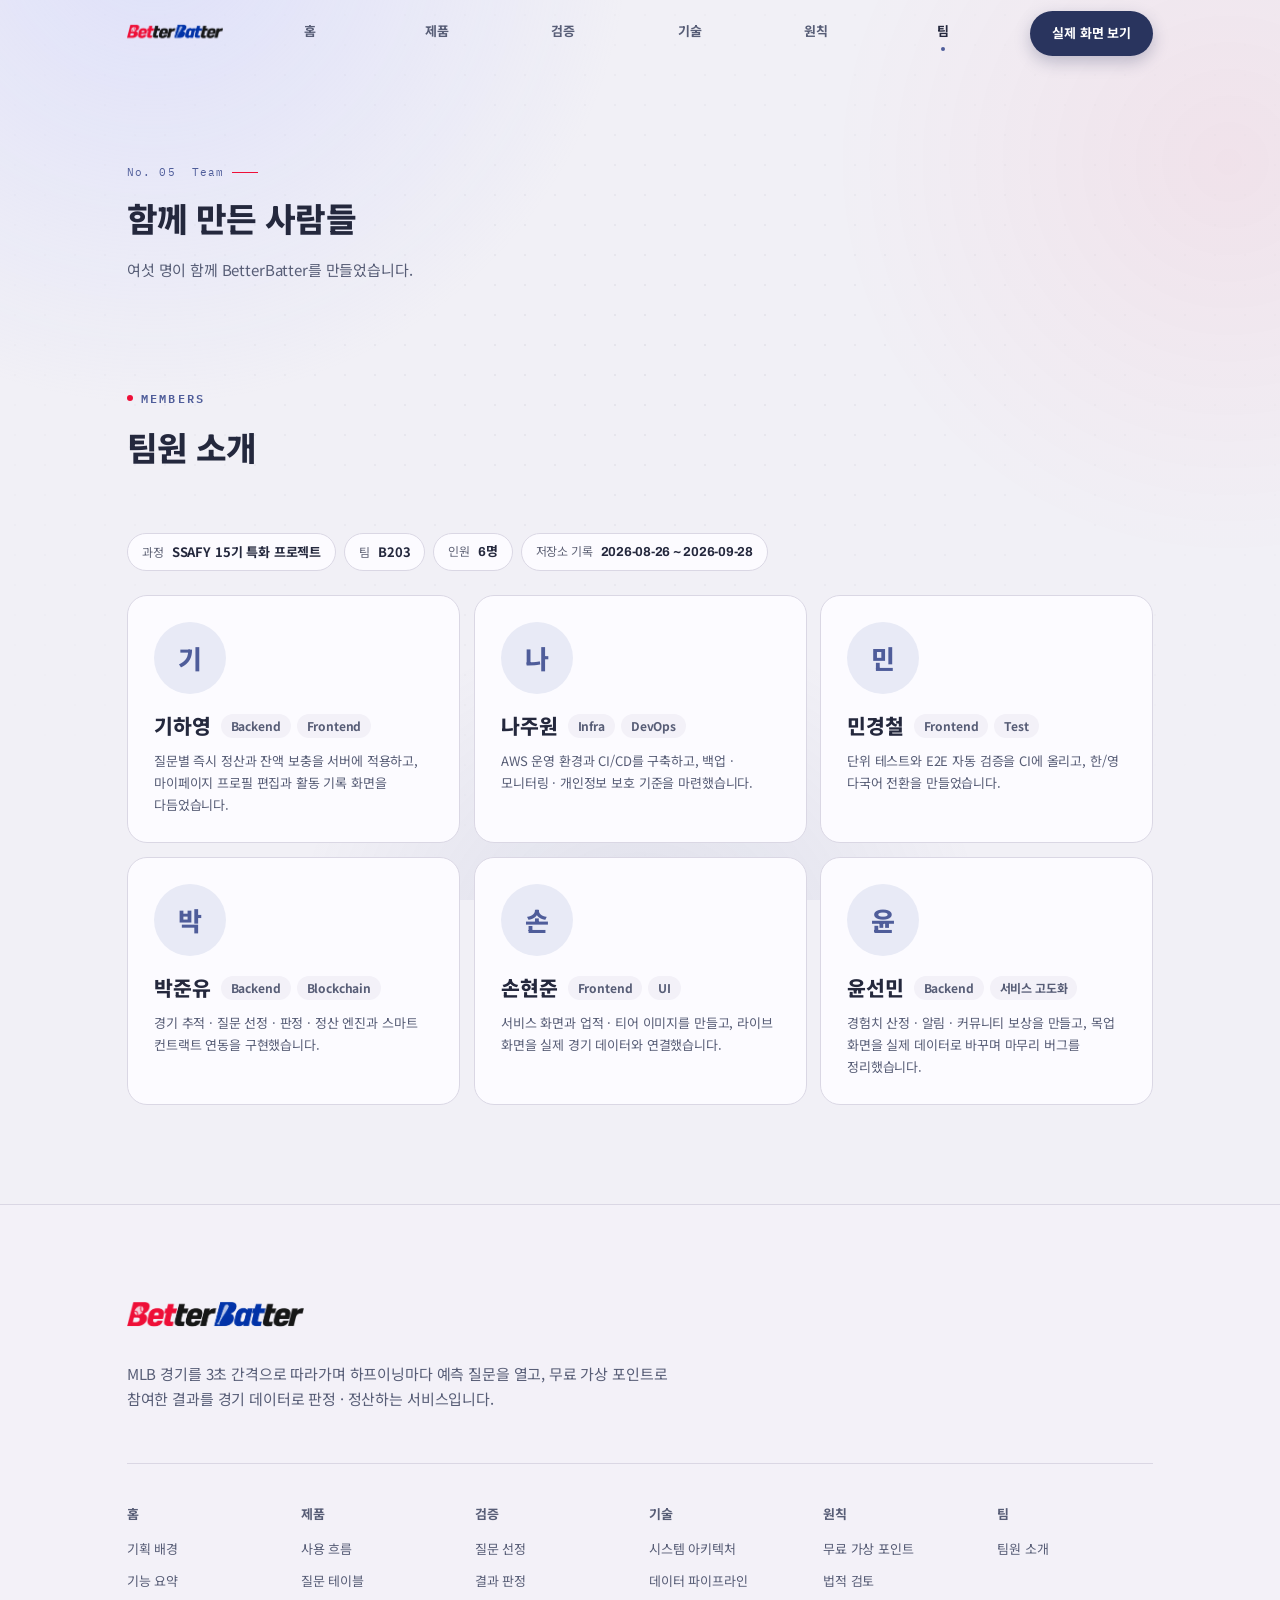
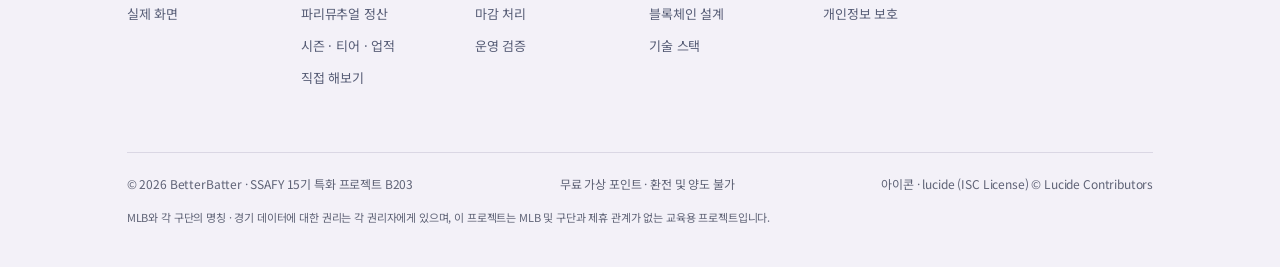
<file: team.html>
<!doctype html>
<html lang="ko">
<head>
  <meta charset="utf-8">
  <meta name="viewport" content="width=device-width, initial-scale=1, viewport-fit=cover">
  <meta name="theme-color" content="#F1F0F6">

  <title>팀 · BetterBatter</title>
  <meta name="description" content="BetterBatter를 만든 SSAFY 15기 특화 프로젝트 B203 팀.">
  <meta name="author" content="BetterBatter · SSAFY 15기 B203">

  <!-- 공유 카드 (Open Graph / Twitter)
       og:image · og:url은 전체 주소여야 한다. GitHub Pages 기본 주소 기준이며,
       주소가 바뀌면 6개 문서의 이 블록을 함께 고친다. -->
  <meta property="og:type" content="website">
  <meta property="og:title" content="팀 · BetterBatter">
  <meta property="og:description" content="BetterBatter를 만든 SSAFY 15기 특화 프로젝트 B203 팀.">
  <meta property="og:site_name" content="BetterBatter">
  <meta property="og:locale" content="ko_KR">
  <meta property="og:url" content="https://seonmin-s2.github.io/betterbatter_landing/team.html">
  <meta property="og:image" content="https://seonmin-s2.github.io/betterbatter_landing/assets/og-image.png">
  <meta property="og:image:width" content="1200">
  <meta property="og:image:height" content="630">
  <meta property="og:image:alt" content="BetterBatter — 구장에서 시작하는 실시간 예측 마켓">
  <meta name="twitter:card" content="summary_large_image">
  <meta name="twitter:image" content="https://seonmin-s2.github.io/betterbatter_landing/assets/og-image.png">

  <link rel="icon" href="assets/brand/favicon-64.png" type="image/png">
  <link rel="apple-touch-icon" href="assets/brand/apple-touch-icon.png">

  <!-- 서체 — 앱(ui/src/styles.css)과 같은 네 가족.
       본문 Noto Sans KR · 라틴 제목과 숫자 Archivo · 스코어 Barlow Condensed · 기록 IBM Plex Mono.
       불러오지 못해도 시스템 서체로 자연스럽게 떨어진다. -->
  <link rel="preconnect" href="https://fonts.googleapis.com">
  <link rel="preconnect" href="https://fonts.gstatic.com" crossorigin>
  <link rel="stylesheet" href="https://fonts.googleapis.com/css2?family=Archivo:wght@500;600;700;800&family=Barlow+Condensed:ital,wght@1,600;1,700;1,800&family=IBM+Plex+Mono:wght@500;600&family=Noto+Sans+KR:wght@400;500;600;700;800&display=swap">

  <!-- ── 스타일 ────────────────────────────────────────────────────
       css/base 는 여섯 페이지가 함께 쓰고, css/pages/<페이지> 는 이 페이지 전용입니다.
       읽는 순서 = 겹치는 순서.
       ------------------------------------------------------------ -->
  <link rel="stylesheet" href="css/base/00-tokens.css">
  <link rel="stylesheet" href="css/base/01-base.css">
  <link rel="stylesheet" href="css/base/02-layout.css">
  <link rel="stylesheet" href="css/base/03-motion.css">
  <link rel="stylesheet" href="css/base/04-components.css">
  <link rel="stylesheet" href="css/base/05-closing.css">
  <link rel="stylesheet" href="css/pages/team/team.css">

  <script type="module" src="js/main.js"></script>

  <!-- 안전장치 ------------------------------------------------------------
       등장 연출([data-reveal])은 처음에 opacity:0이라, JS가 못 돌면
       화면이 빈 채로 남는다. 아래 두 가지로 막는다.
         1) JS 자체가 꺼져 있으면  html에 .js가 안 붙어 → 모두 보임
         2) JS는 켜졌는데 모듈이 실패하면(예: file:// 로 직접 열었을 때)
            1.8초 뒤 .reveal-fallback이 붙어 → 모두 보임
       ※ file:// 에서는 ES 모듈이 CORS로 막힙니다. 로컬 확인은 반드시
         간이 서버로 여세요 (README의 "로컬에서 보기" 참고).
       --------------------------------------------------------------------- -->
  <script>
    document.documentElement.classList.add("js");
    setTimeout(function () {
      var root = document.documentElement;
      if (!root.classList.contains("is-ready")) root.classList.add("reveal-fallback");
    }, 1800);
  </script>
</head>

<body data-page="team">
  <a class="sr-only" href="#main">본문으로 건너뛰기</a>

  <!-- 화면에 고정된 분위기 레이어 (인디고 글로우 + 도트 그리드) -->
  <div class="page-atmosphere" aria-hidden="true"></div>

  <!-- 상단바와 푸터는 js/shared/chrome.js가 js/data/site.js의 NAV로 만든다.
       목차를 고칠 때 페이지 6장을 모두 열지 않도록 한 곳에 모아 두었다. -->
  <header class="site-nav"></header>
  <div class="scroll-progress" aria-hidden="true"></div>

  <main class="page-main" id="main">

    <!-- ══════════════════════════════════════════════════════════
         페이지 머리글
         ══════════════════════════════════════════════════════════ -->
    <section class="page-hero" id="top">
      <div class="shell shell--wide" data-reveal-group="80">
        <p class="page-hero__index" data-reveal="fade">No. 05 &nbsp;Team</p>
        <h1 class="page-hero__title" data-reveal>함께 만든 사람들</h1>
        <p class="page-hero__lead" data-reveal>
          여섯 명이 함께 BetterBatter를 만들었습니다.
        </p>
      </div>
    </section>

    <!-- ══════════════════════════════════════════════════════════
         팀원 소개 — 데이터는 js/pages/team/team.data.js
         역할 · 소개 · 사진은 그 파일에서 채운다
         ══════════════════════════════════════════════════════════ -->
    <section class="section" id="members">
      <div class="shell shell--wide">
        <div class="section-head" data-reveal-group>
          <p class="eyebrow" data-reveal="fade">Members</p>
          <h2 class="section-title" data-reveal>팀원 소개</h2>
        </div>
        <ul class="team__meta" data-reveal="fade" aria-label="팀 정보"></ul>
        <ul class="members"></ul>
      </div>
    </section>

  </main>

  <footer class="site-footer"></footer>
</body>
</html>
</file>
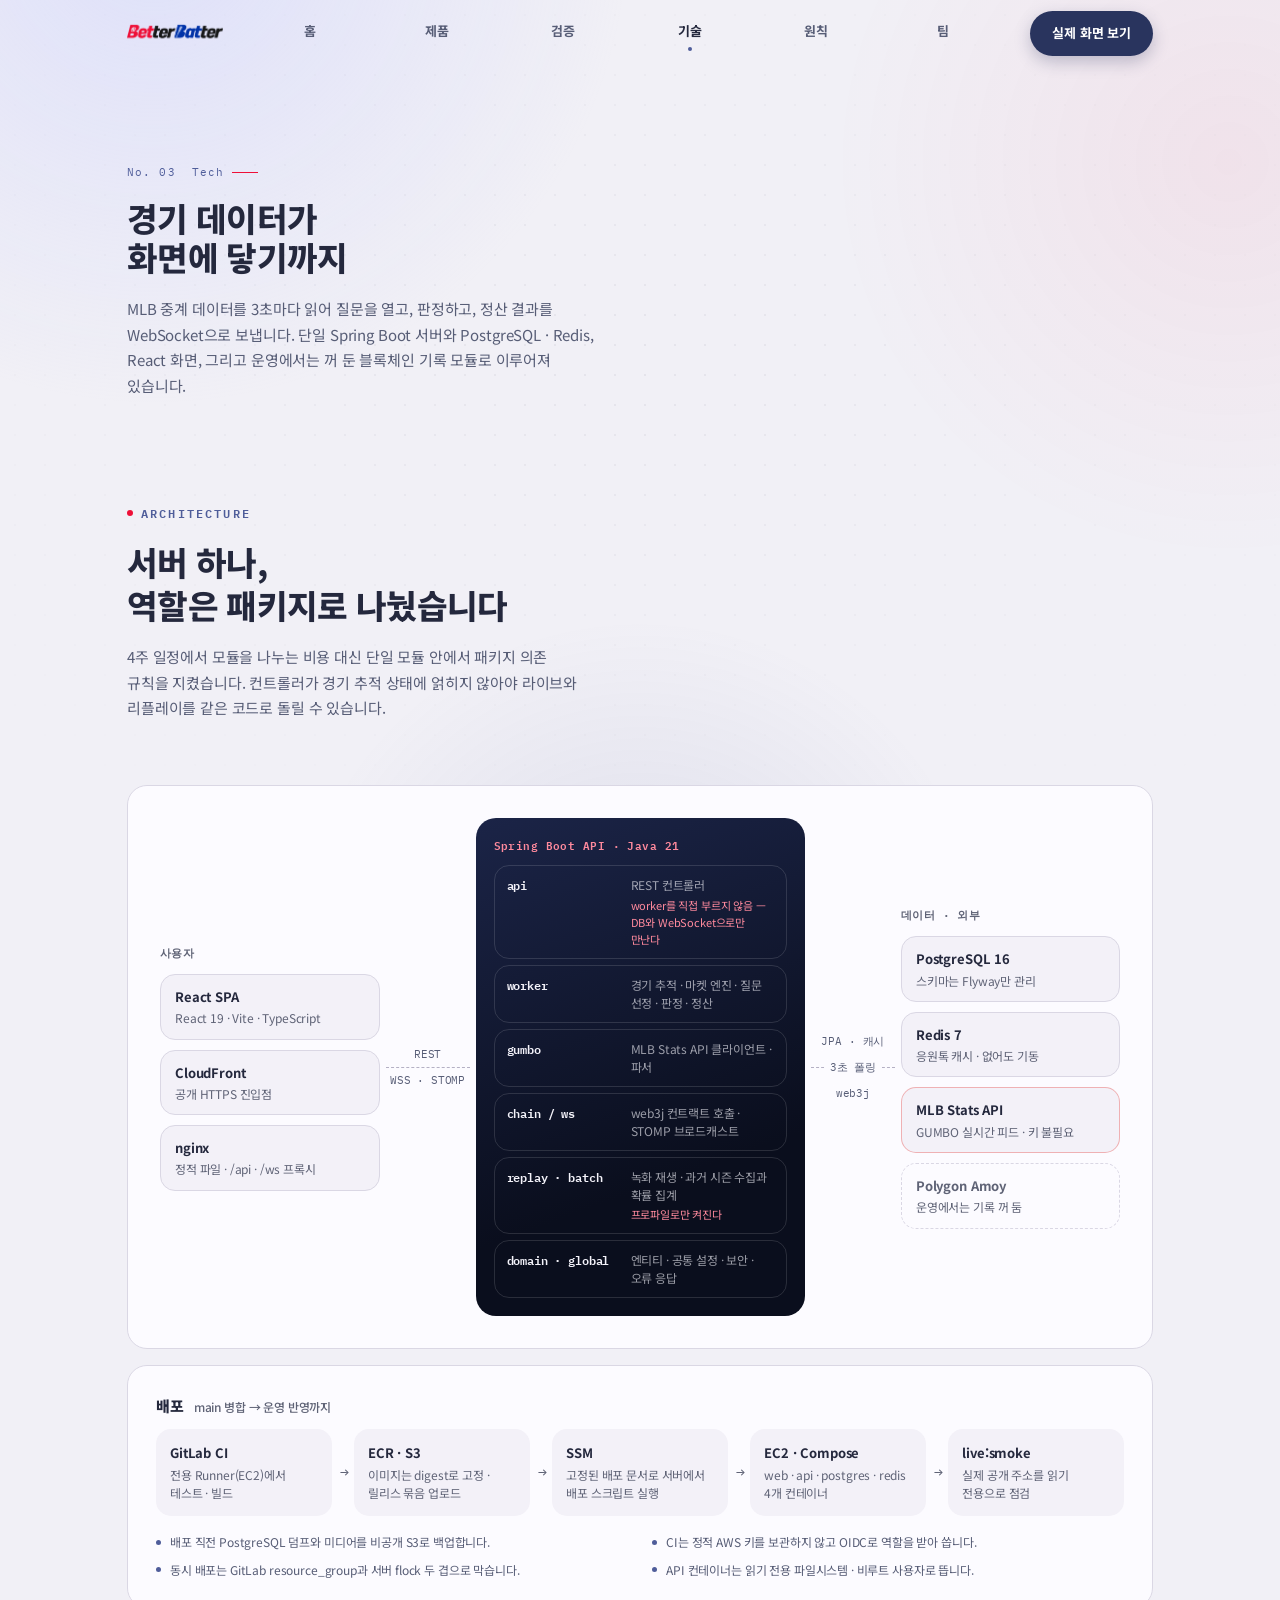
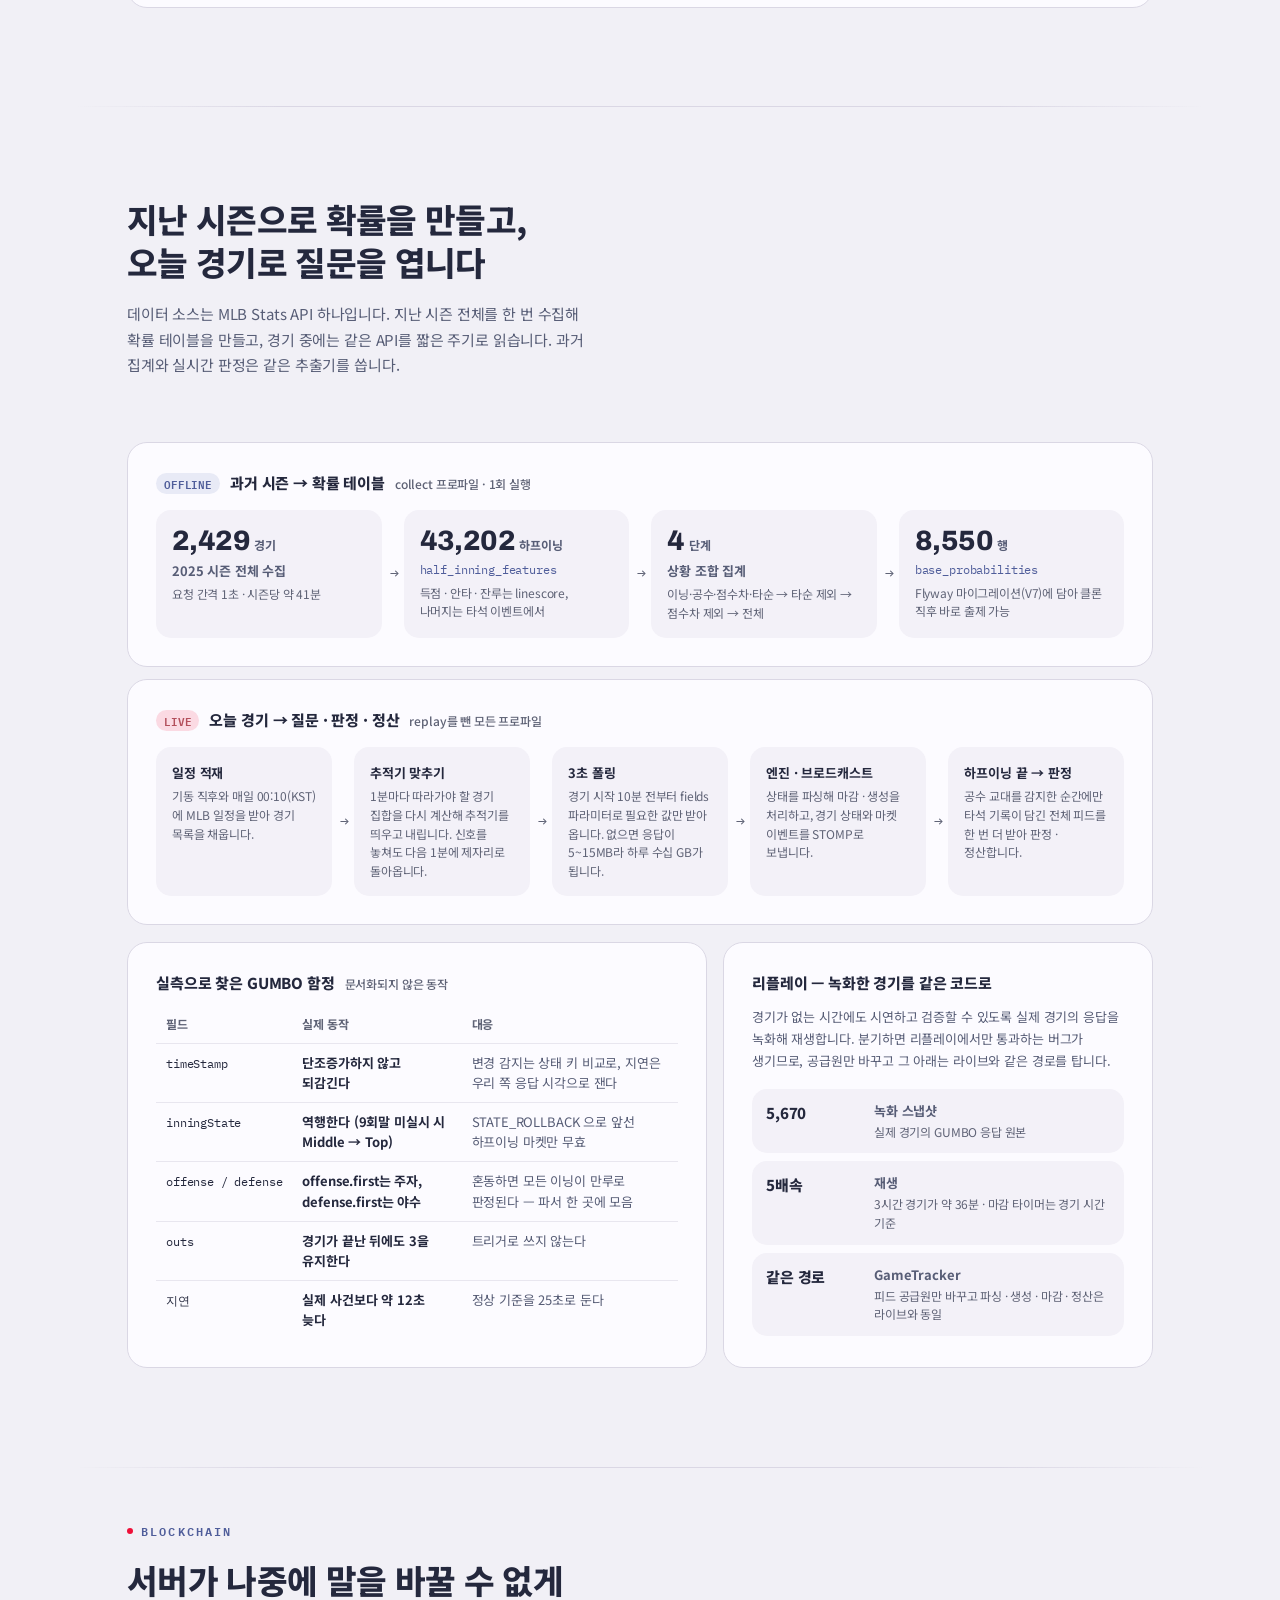
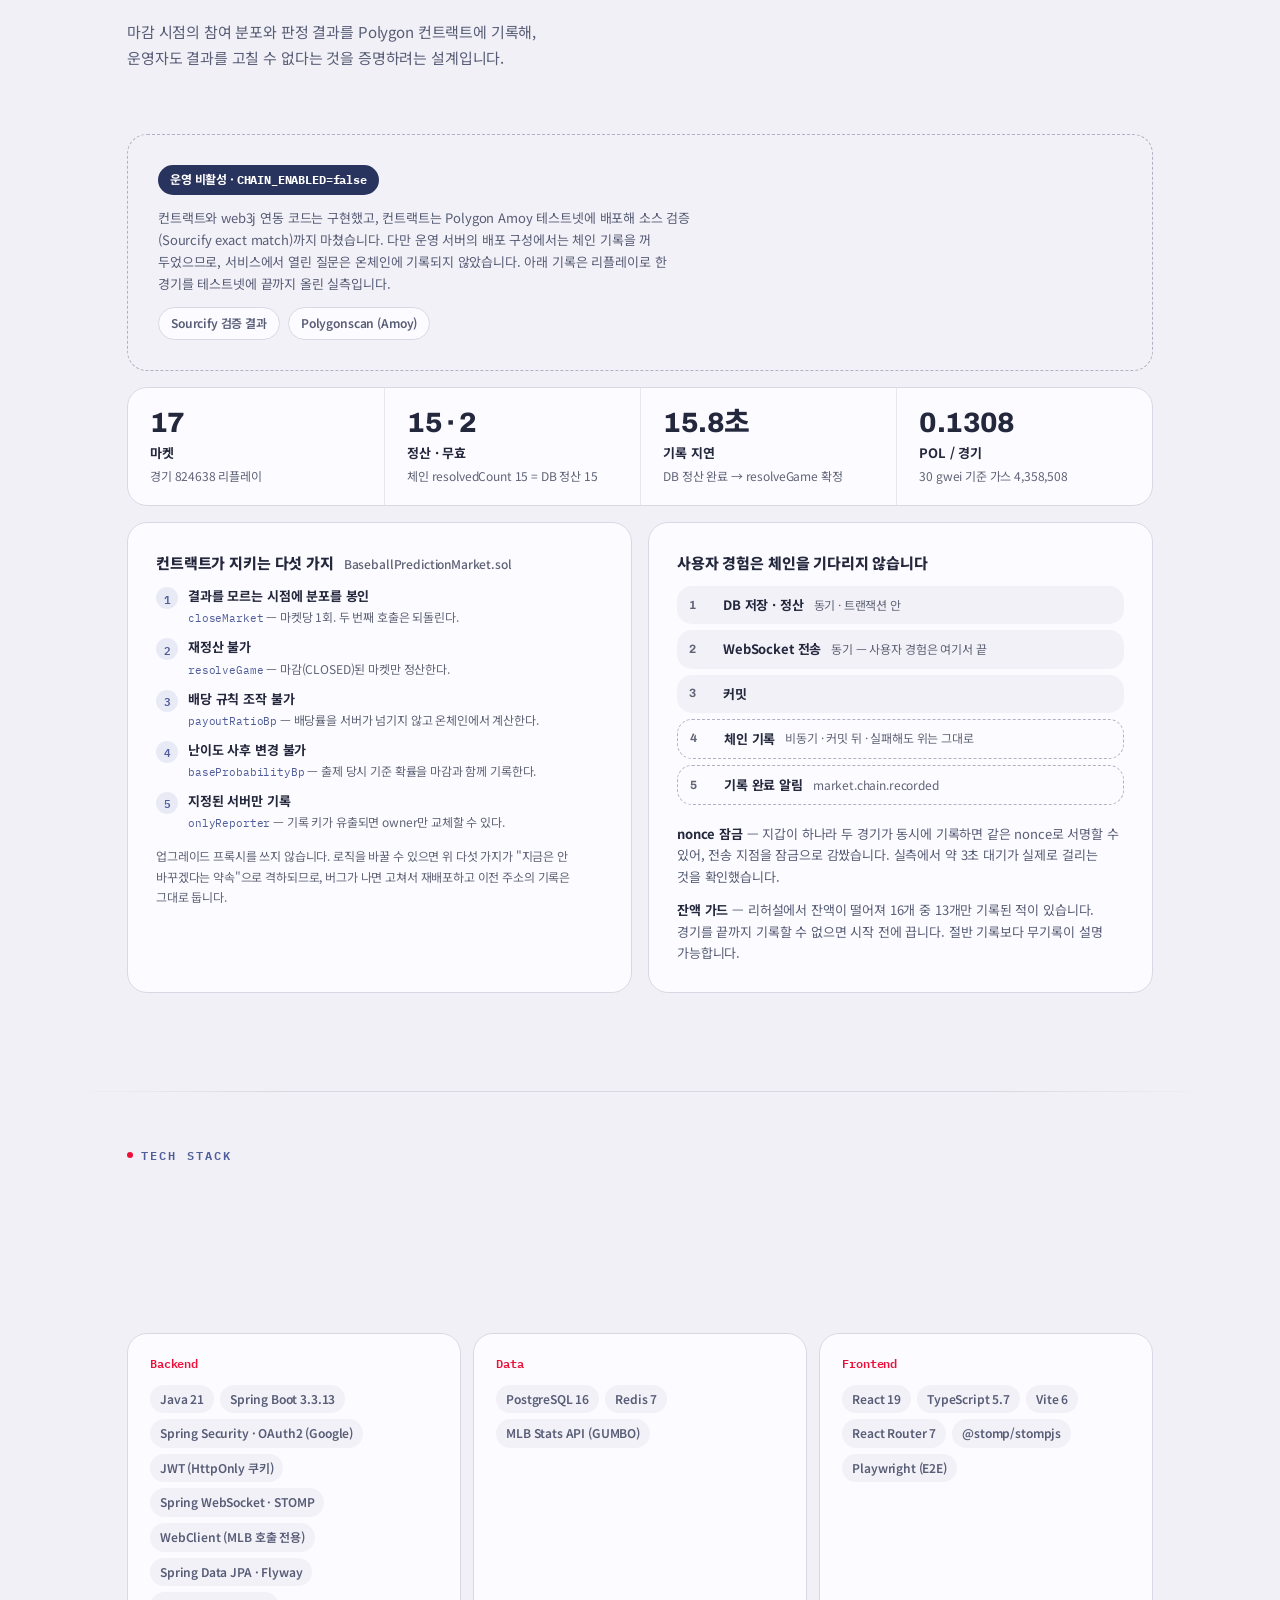
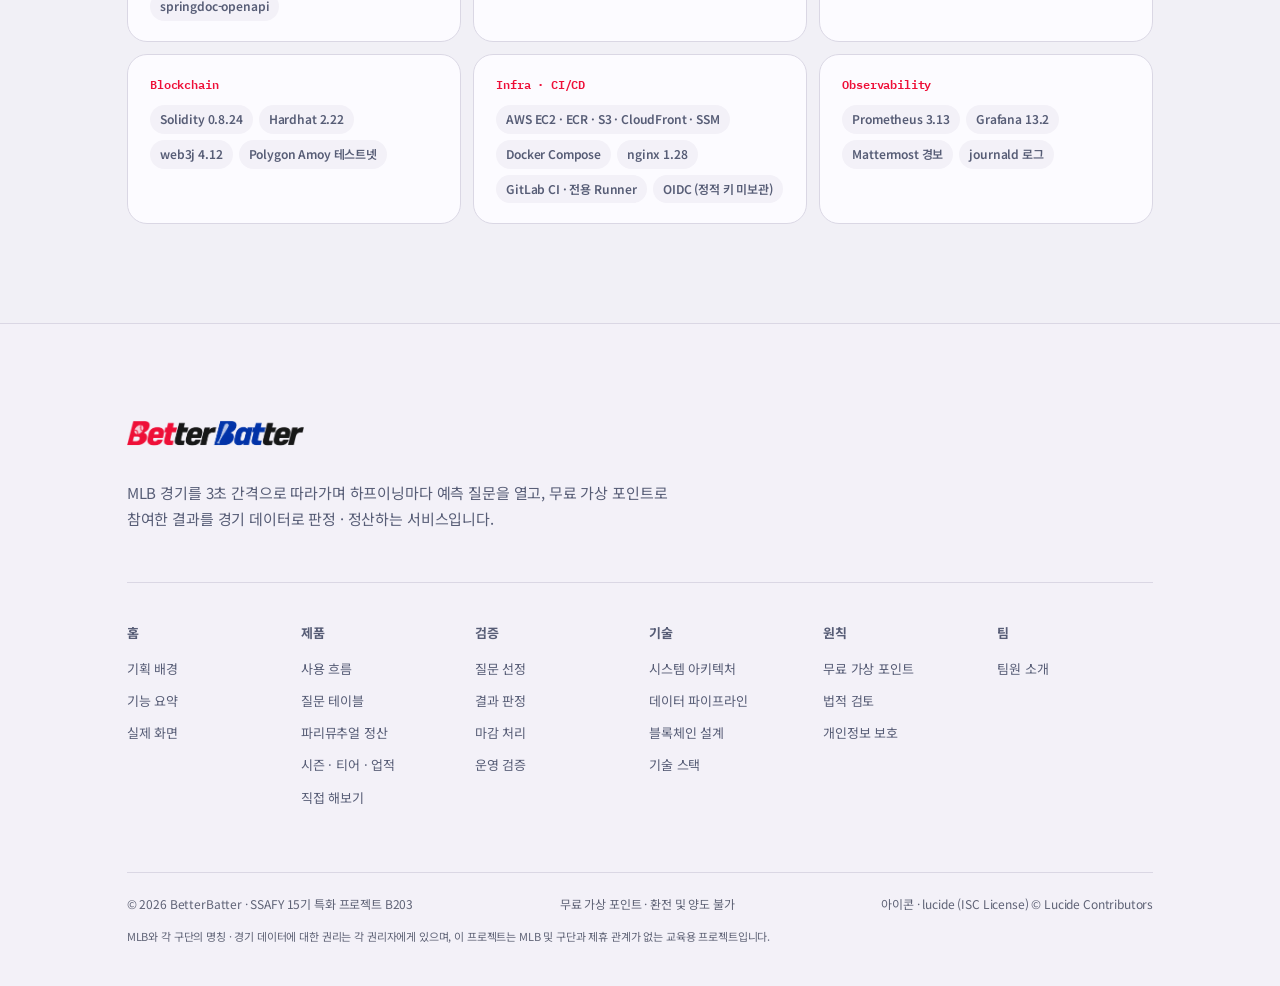
<file: tech.html>
<!doctype html>
<html lang="ko">
<head>
  <meta charset="utf-8">
  <meta name="viewport" content="width=device-width, initial-scale=1, viewport-fit=cover">
  <meta name="theme-color" content="#F1F0F6">

  <title>기술 · BetterBatter</title>
  <meta name="description" content="시스템 아키텍처 · 데이터 파이프라인 · 블록체인 설계 · 기술 스택.">
  <meta name="author" content="BetterBatter · SSAFY 15기 B203">

  <!-- 공유 카드 (Open Graph / Twitter)
       og:image · og:url은 전체 주소여야 한다. GitHub Pages 기본 주소 기준이며,
       주소가 바뀌면 6개 문서의 이 블록을 함께 고친다. -->
  <meta property="og:type" content="website">
  <meta property="og:title" content="기술 · BetterBatter">
  <meta property="og:description" content="시스템 아키텍처 · 데이터 파이프라인 · 블록체인 설계 · 기술 스택.">
  <meta property="og:site_name" content="BetterBatter">
  <meta property="og:locale" content="ko_KR">
  <meta property="og:url" content="https://seonmin-s2.github.io/betterbatter_landing/tech.html">
  <meta property="og:image" content="https://seonmin-s2.github.io/betterbatter_landing/assets/og-image.png">
  <meta property="og:image:width" content="1200">
  <meta property="og:image:height" content="630">
  <meta property="og:image:alt" content="BetterBatter — 구장에서 시작하는 실시간 예측 마켓">
  <meta name="twitter:card" content="summary_large_image">
  <meta name="twitter:image" content="https://seonmin-s2.github.io/betterbatter_landing/assets/og-image.png">

  <link rel="icon" href="assets/brand/favicon-64.png" type="image/png">
  <link rel="apple-touch-icon" href="assets/brand/apple-touch-icon.png">

  <!-- 서체 — 앱(ui/src/styles.css)과 같은 네 가족.
       본문 Noto Sans KR · 라틴 제목과 숫자 Archivo · 스코어 Barlow Condensed · 기록 IBM Plex Mono.
       불러오지 못해도 시스템 서체로 자연스럽게 떨어진다. -->
  <link rel="preconnect" href="https://fonts.googleapis.com">
  <link rel="preconnect" href="https://fonts.gstatic.com" crossorigin>
  <link rel="stylesheet" href="https://fonts.googleapis.com/css2?family=Archivo:wght@500;600;700;800&family=Barlow+Condensed:ital,wght@1,600;1,700;1,800&family=IBM+Plex+Mono:wght@500;600&family=Noto+Sans+KR:wght@400;500;600;700;800&display=swap">

  <!-- ── 스타일 ────────────────────────────────────────────────────
       css/base 는 여섯 페이지가 함께 쓰고, css/pages/<페이지> 는 이 페이지 전용입니다.
       읽는 순서 = 겹치는 순서.
       ------------------------------------------------------------ -->
  <link rel="stylesheet" href="css/base/00-tokens.css">
  <link rel="stylesheet" href="css/base/01-base.css">
  <link rel="stylesheet" href="css/base/02-layout.css">
  <link rel="stylesheet" href="css/base/03-motion.css">
  <link rel="stylesheet" href="css/base/04-components.css">
  <link rel="stylesheet" href="css/base/05-closing.css">
  <link rel="stylesheet" href="css/pages/tech/tech.css">

  <script type="module" src="js/main.js"></script>

  <!-- 안전장치 ------------------------------------------------------------
       등장 연출([data-reveal])은 처음에 opacity:0이라, JS가 못 돌면
       화면이 빈 채로 남는다. 아래 두 가지로 막는다.
         1) JS 자체가 꺼져 있으면  html에 .js가 안 붙어 → 모두 보임
         2) JS는 켜졌는데 모듈이 실패하면(예: file:// 로 직접 열었을 때)
            1.8초 뒤 .reveal-fallback이 붙어 → 모두 보임
       ※ file:// 에서는 ES 모듈이 CORS로 막힙니다. 로컬 확인은 반드시
         간이 서버로 여세요 (README의 "로컬에서 보기" 참고).
       --------------------------------------------------------------------- -->
  <script>
    document.documentElement.classList.add("js");
    setTimeout(function () {
      var root = document.documentElement;
      if (!root.classList.contains("is-ready")) root.classList.add("reveal-fallback");
    }, 1800);
  </script>
</head>

<body data-page="tech">
  <a class="sr-only" href="#main">본문으로 건너뛰기</a>

  <!-- 화면에 고정된 분위기 레이어 (인디고 글로우 + 도트 그리드) -->
  <div class="page-atmosphere" aria-hidden="true"></div>

  <!-- 상단바와 푸터는 js/shared/chrome.js가 js/data/site.js의 NAV로 만든다.
       목차를 고칠 때 페이지 6장을 모두 열지 않도록 한 곳에 모아 두었다. -->
  <header class="site-nav"></header>
  <div class="scroll-progress" aria-hidden="true"></div>

  <main class="page-main" id="main">

    <!-- ══════════════════════════════════════════════════════════
         페이지 머리글
         ══════════════════════════════════════════════════════════ -->
    <section class="page-hero" id="top">
      <div class="shell shell--wide" data-reveal-group="80">
        <p class="page-hero__index" data-reveal="fade">No. 03 &nbsp;Tech</p>
        <h1 class="page-hero__title" data-reveal>경기 데이터가<br>화면에 닿기까지</h1>
        <p class="page-hero__lead" data-reveal>
          MLB 중계 데이터를 3초마다 읽어 질문을 열고, 판정하고, 정산 결과를 WebSocket으로 보냅니다.
          단일 Spring Boot 서버와 PostgreSQL · Redis, React 화면, 그리고 운영에서는 꺼 둔 블록체인 기록 모듈로 이루어져 있습니다.
        </p>
      </div>
    </section>

    <!-- ══════════════════════════════════════════════════════════
         시스템 아키텍처 — 그림은 HTML/CSS 로만 그린다
         ══════════════════════════════════════════════════════════ -->
    <section class="section" id="architecture">
      <div class="shell shell--wide">
        <div class="section-head" data-reveal-group>
          <p class="eyebrow" data-reveal="fade">Architecture</p>
          <h2 class="section-title" data-reveal>서버 하나,<br>역할은 패키지로 나눴습니다</h2>
          <p class="section-lead" data-reveal>
            4주 일정에서 모듈을 나누는 비용 대신 단일 모듈 안에서 패키지 의존 규칙을 지켰습니다.
            컨트롤러가 경기 추적 상태에 얽히지 않아야 라이브와 리플레이를 같은 코드로 돌릴 수 있습니다.
          </p>
        </div>

        <div class="arch" data-reveal role="img"
             aria-label="브라우저가 CloudFront와 nginx를 거쳐 Spring Boot API에 REST와 STOMP WebSocket으로 연결되고, API는 PostgreSQL과 Redis를 쓰며 MLB Stats API를 3초마다 폴링한다. Polygon Amoy 기록은 운영에서 꺼져 있다">
          <div class="arch__col">
            <p class="arch__label">사용자</p>
            <div class="arch__box"><b>React SPA</b><small>React 19 · Vite · TypeScript</small></div>
            <div class="arch__box"><b>CloudFront</b><small>공개 HTTPS 진입점</small></div>
            <div class="arch__box"><b>nginx</b><small>정적 파일 · /api · /ws 프록시</small></div>
          </div>
          <div class="arch__link"><span>REST</span><span>WSS · STOMP</span></div>
          <div class="arch__core">
            <p class="arch__label">Spring Boot API · Java 21</p>
            <ul class="arch__packages"></ul>
          </div>
          <div class="arch__link"><span>JPA · 캐시</span><span>3초 폴링</span><span>web3j</span></div>
          <div class="arch__col">
            <p class="arch__label">데이터 · 외부</p>
            <div class="arch__box"><b>PostgreSQL 16</b><small>스키마는 Flyway만 관리</small></div>
            <div class="arch__box"><b>Redis 7</b><small>응원톡 캐시 · 없어도 기동</small></div>
            <div class="arch__box is-ext"><b>MLB Stats API</b><small>GUMBO 실시간 피드 · 키 불필요</small></div>
            <div class="arch__box is-off"><b>Polygon Amoy</b><small>운영에서는 기록 꺼 둠</small></div>
          </div>
        </div>

        <div class="deploy" data-reveal>
          <p class="panel__title">배포 <small>main 병합 → 운영 반영까지</small></p>
          <ol class="deploy__flow">
            <li><b>GitLab CI</b><small>전용 Runner(EC2)에서 테스트 · 빌드</small></li>
            <li><b>ECR · S3</b><small>이미지는 digest로 고정 · 릴리스 묶음 업로드</small></li>
            <li><b>SSM</b><small>고정된 배포 문서로 서버에서 배포 스크립트 실행</small></li>
            <li><b>EC2 · Compose</b><small>web · api · postgres · redis 4개 컨테이너</small></li>
            <li><b>live:smoke</b><small>실제 공개 주소를 읽기 전용으로 점검</small></li>
          </ol>
          <ul class="deploy__notes">
            <li>배포 직전 PostgreSQL 덤프와 미디어를 비공개 S3로 백업합니다.</li>
            <li>CI는 정적 AWS 키를 보관하지 않고 OIDC로 역할을 받아 씁니다.</li>
            <li>동시 배포는 GitLab resource_group과 서버 flock 두 겹으로 막습니다.</li>
            <li>API 컨테이너는 읽기 전용 파일시스템 · 비루트 사용자로 뜹니다.</li>
          </ul>
        </div>
      </div>
    </section>

    <!-- ══════════════════════════════════════════════════════════
         데이터 파이프라인
         ══════════════════════════════════════════════════════════ -->
    <section class="section" id="pipeline">
      <div class="shell shell--wide">
        <div class="section-head" data-reveal-group>
          <p class="eyebrow" data-reveal="fade">Data Pipeline</p>
          <h2 class="section-title" data-reveal>지난 시즌으로 확률을 만들고,<br>오늘 경기로 질문을 엽니다</h2>
          <p class="section-lead" data-reveal>
            데이터 소스는 MLB Stats API 하나입니다. 지난 시즌 전체를 한 번 수집해 확률 테이블을 만들고,
            경기 중에는 같은 API를 짧은 주기로 읽습니다. 과거 집계와 실시간 판정은 같은 추출기를 씁니다.
          </p>
        </div>

        <div class="lane" data-reveal>
          <p class="lane__title"><span>OFFLINE</span>과거 시즌 → 확률 테이블 <small>collect 프로파일 · 1회 실행</small></p>
          <ol class="lane__steps lane__steps--offline"></ol>
        </div>

        <div class="lane lane--live" data-reveal>
          <p class="lane__title"><span>LIVE</span>오늘 경기 → 질문 · 판정 · 정산 <small>replay를 뺀 모든 프로파일</small></p>
          <ol class="lane__steps lane__steps--live"></ol>
        </div>

        <div class="pipeline__grid">
          <div class="panel" data-reveal>
            <p class="panel__title">실측으로 찾은 GUMBO 함정 <small>문서화되지 않은 동작</small></p>
            <div class="table-scroll">
              <table class="data-table data-table--compact data-table--stack">
                <thead><tr><th scope="col">필드</th><th scope="col">실제 동작</th><th scope="col">대응</th></tr></thead>
                <tbody class="pipeline__pitfalls"></tbody>
              </table>
            </div>
          </div>
          <div class="panel" data-reveal>
            <p class="panel__title">리플레이 — 녹화한 경기를 같은 코드로</p>
            <p class="panel__body">
              경기가 없는 시간에도 시연하고 검증할 수 있도록 실제 경기의 응답을 녹화해 재생합니다.
              분기하면 리플레이에서만 통과하는 버그가 생기므로, 공급원만 바꾸고 그 아래는 라이브와 같은 경로를 탑니다.
            </p>
            <ul class="replay__facts"></ul>
          </div>
        </div>
      </div>
    </section>

    <!-- ══════════════════════════════════════════════════════════
         블록체인 설계 — 운영에서는 꺼져 있음을 먼저 밝힌다
         ══════════════════════════════════════════════════════════ -->
    <section class="section" id="chain">
      <div class="shell shell--wide">
        <div class="section-head" data-reveal-group>
          <p class="eyebrow" data-reveal="fade">Blockchain</p>
          <h2 class="section-title" data-reveal>서버가 나중에 말을 바꿀 수 없게</h2>
          <p class="section-lead" data-reveal>
            마감 시점의 참여 분포와 판정 결과를 Polygon 컨트랙트에 기록해, 운영자도 결과를 고칠 수 없다는 것을 증명하려는 설계입니다.
          </p>
        </div>

        <div class="chain__status" data-reveal>
          <p class="chain__status-badge">운영 비활성 · <code>CHAIN_ENABLED=false</code></p>
          <p class="chain__status-body">
            컨트랙트와 web3j 연동 코드는 구현했고, 컨트랙트는 Polygon Amoy 테스트넷에 배포해 소스 검증(Sourcify exact match)까지 마쳤습니다.
            다만 운영 서버의 배포 구성에서는 체인 기록을 꺼 두었으므로, 서비스에서 열린 질문은 온체인에 기록되지 않았습니다.
            아래 기록은 리플레이로 한 경기를 테스트넷에 끝까지 올린 실측입니다.
          </p>
          <div class="chain__links">
            <a class="chip" href="https://repo.sourcify.dev/80002/0x2AFd940869f1Ec99784D9291FDa492a4D5e9b5fB/" target="_blank" rel="noopener">Sourcify 검증 결과</a>
            <a class="chip" href="https://amoy.polygonscan.com/address/0x2AFd940869f1Ec99784D9291FDa492a4D5e9b5fB" target="_blank" rel="noopener">Polygonscan (Amoy)</a>
          </div>
        </div>

        <ul class="chain__run" data-reveal aria-label="2026-09-01 리플레이 한 경기 온체인 기록 실측"></ul>

        <div class="chain__grid">
          <div class="panel" data-reveal>
            <p class="panel__title">컨트랙트가 지키는 다섯 가지 <small>BaseballPredictionMarket.sol</small></p>
            <ol class="chain__guarantees"></ol>
            <p class="panel__foot">
              업그레이드 프록시를 쓰지 않습니다. 로직을 바꿀 수 있으면 위 다섯 가지가 "지금은 안 바꾸겠다는 약속"으로 격하되므로,
              버그가 나면 고쳐서 재배포하고 이전 주소의 기록은 그대로 둡니다.
            </p>
          </div>
          <div class="panel" data-reveal>
            <p class="panel__title">사용자 경험은 체인을 기다리지 않습니다</p>
            <ol class="chain__order"></ol>
            <ul class="point-list chain__notes">
              <li><b>nonce 잠금</b> — 지갑이 하나라 두 경기가 동시에 기록하면 같은 nonce로 서명할 수 있어, 전송 지점을 잠금으로 감쌌습니다. 실측에서 약 3초 대기가 실제로 걸리는 것을 확인했습니다.</li>
              <li><b>잔액 가드</b> — 리허설에서 잔액이 떨어져 16개 중 13개만 기록된 적이 있습니다. 경기를 끝까지 기록할 수 없으면 시작 전에 끕니다. 절반 기록보다 무기록이 설명 가능합니다.</li>
            </ul>
          </div>
        </div>
      </div>
    </section>

    <!-- ══════════════════════════════════════════════════════════
         기술 스택
         ══════════════════════════════════════════════════════════ -->
    <section class="section" id="stacks">
      <div class="shell shell--wide">
        <div class="section-head" data-reveal-group>
          <p class="eyebrow" data-reveal="fade">Tech Stack</p>
          <h2 class="section-title" data-reveal>기술 스택</h2>
          <p class="section-lead" data-reveal>
            버전은 저장소의 빌드 설정과 배포 문서 기준입니다.
          </p>
        </div>
        <div class="stacks" data-reveal></div>
      </div>
    </section>

  </main>

  <footer class="site-footer"></footer>
</body>
</html>
</file>
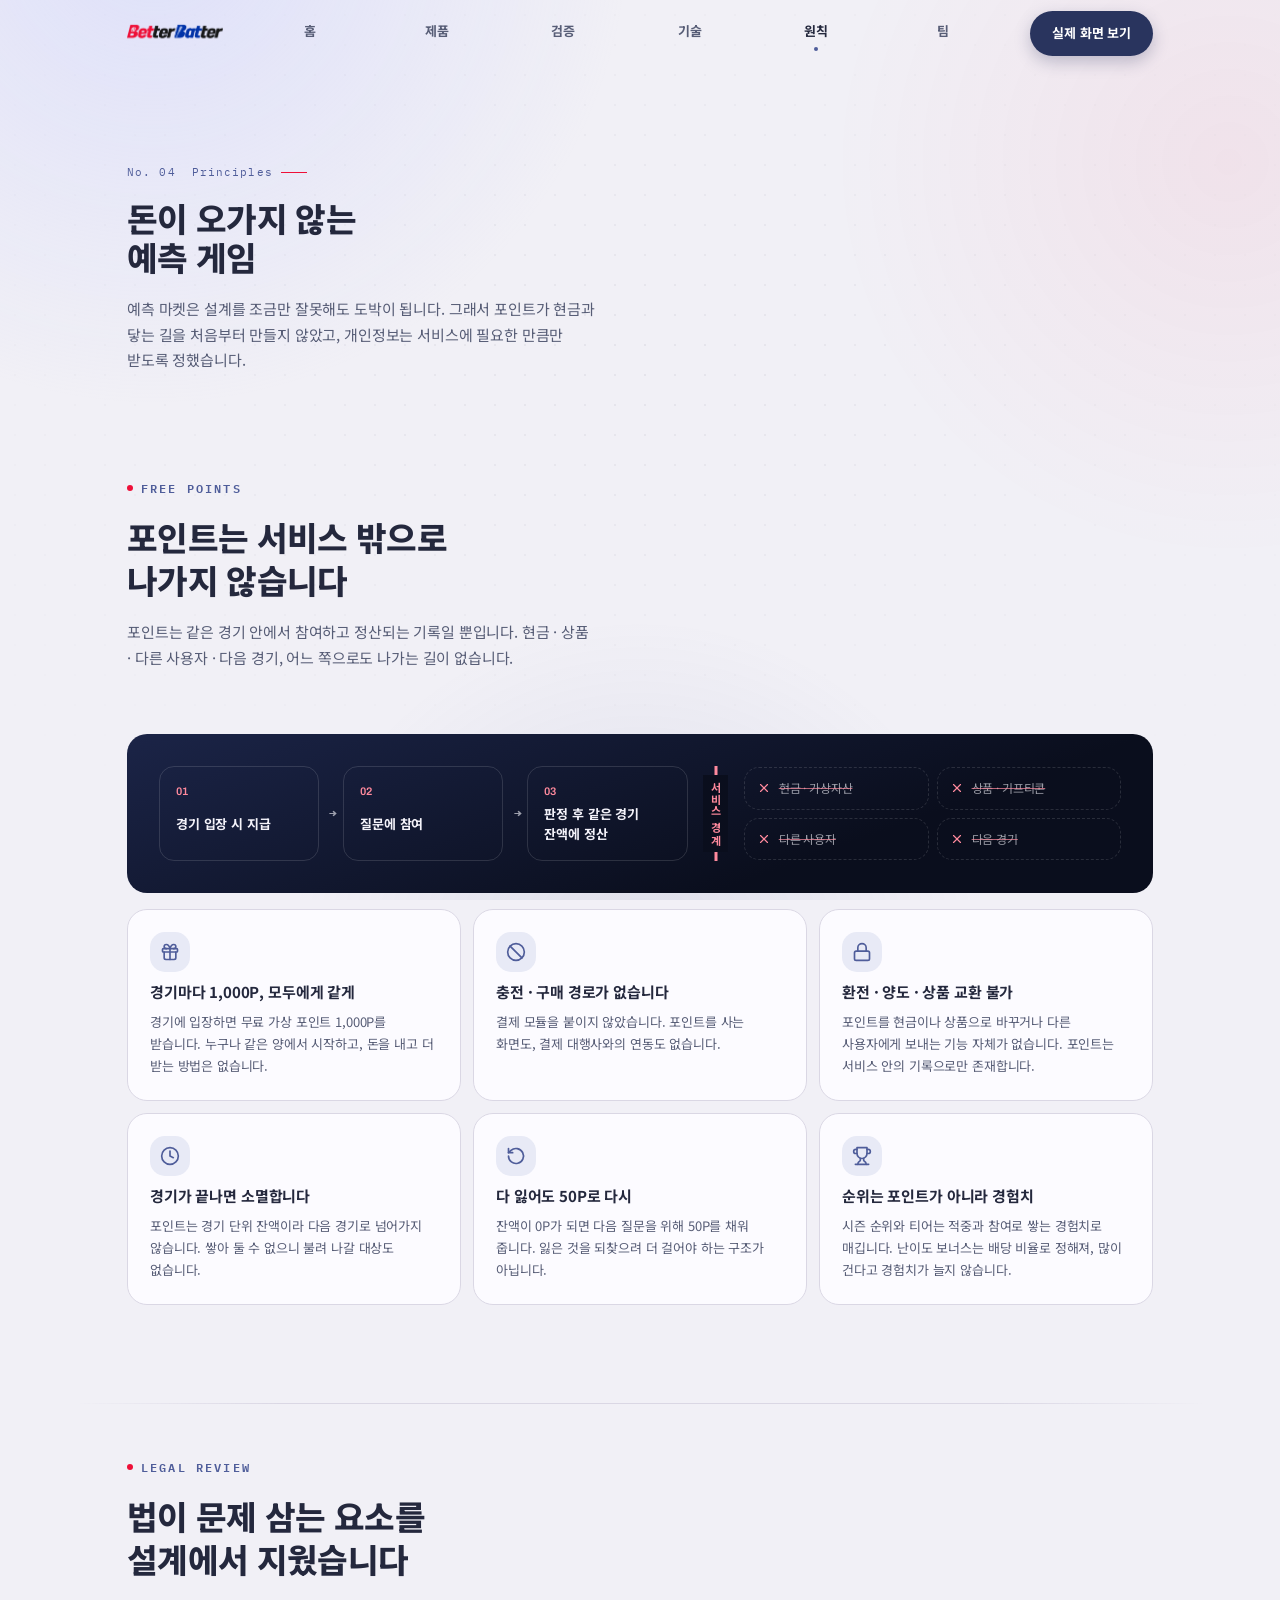
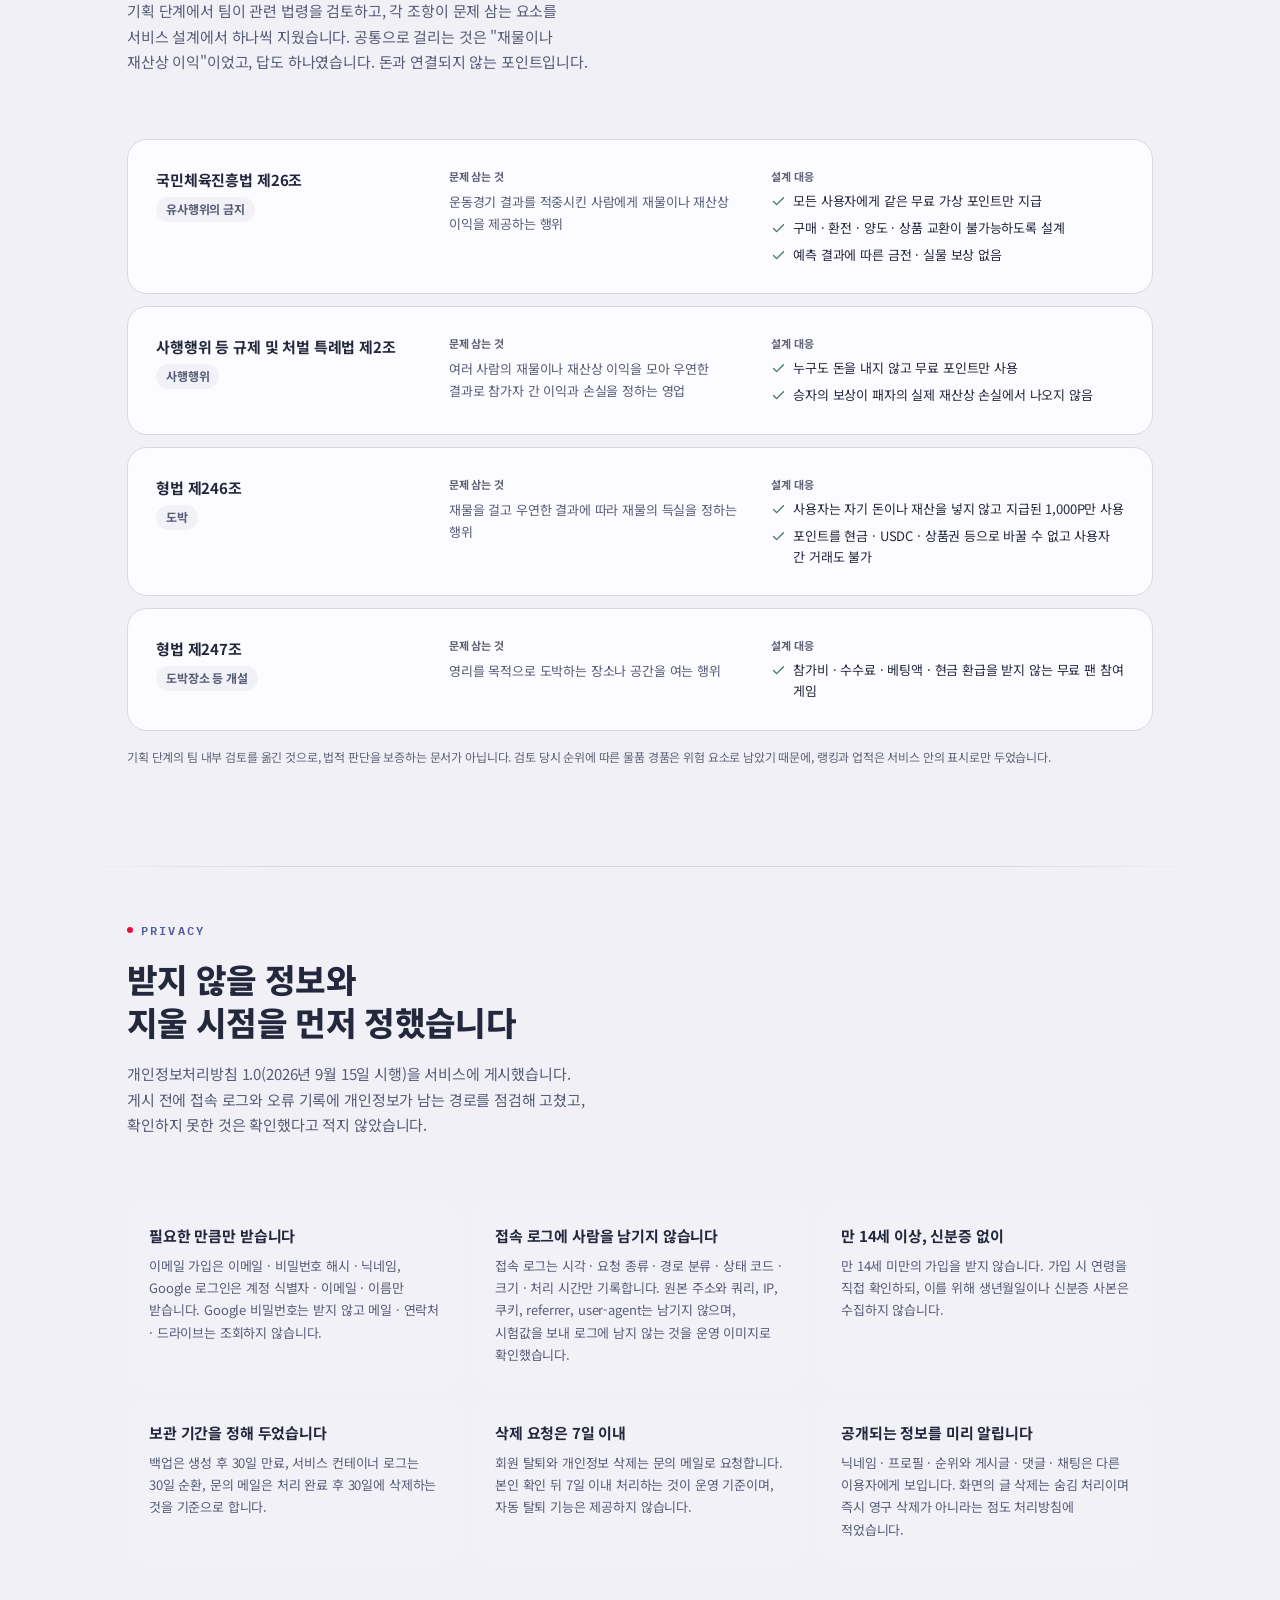
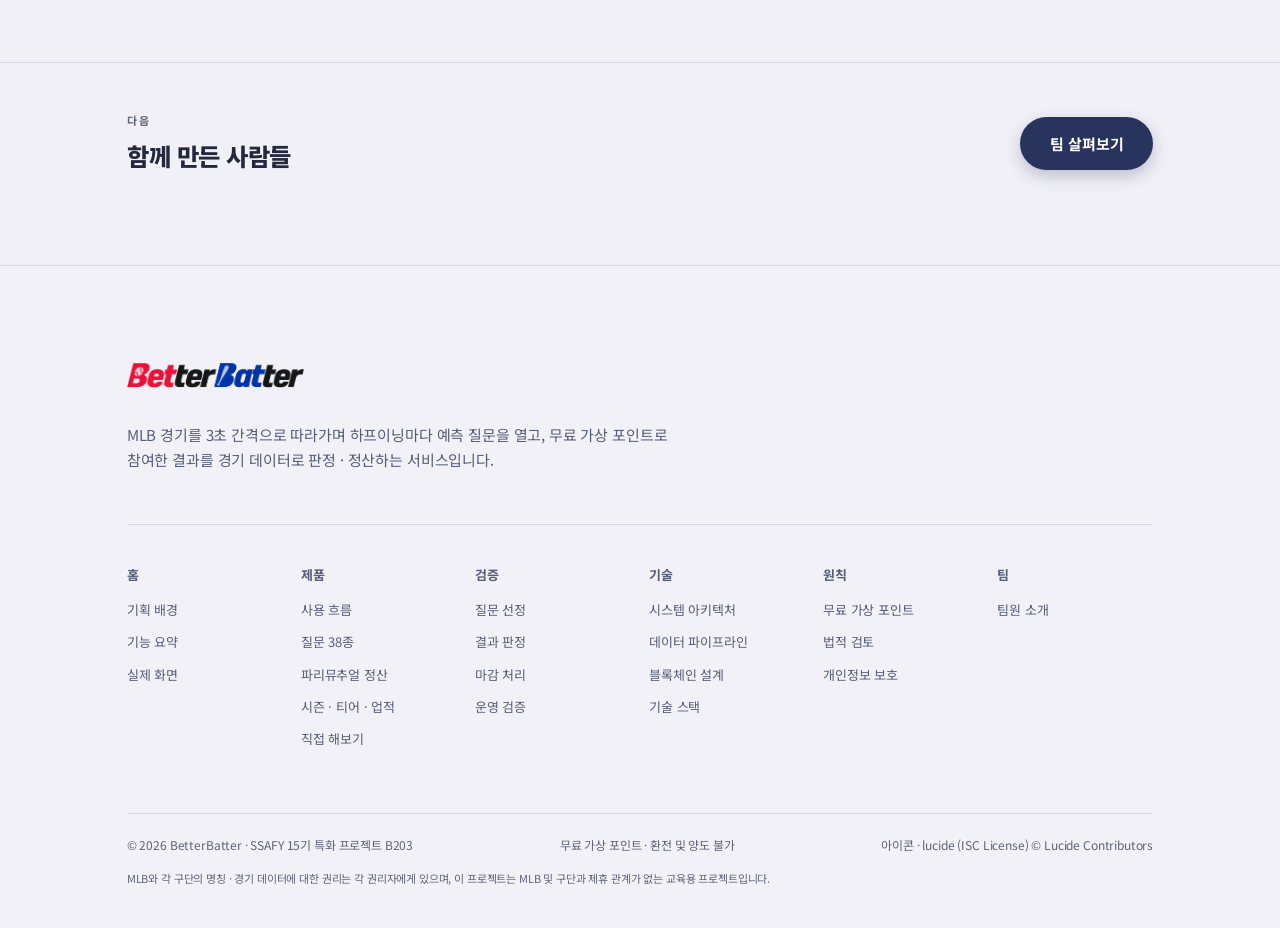
<file: docs/principles.html>
<!doctype html>
<html lang="ko">
<head>
  <meta charset="utf-8">
  <meta name="viewport" content="width=device-width, initial-scale=1, viewport-fit=cover">
  <meta name="theme-color" content="#F1F0F6">

  <title>원칙 · BetterBatter</title>
  <meta name="description" content="무료 가상 포인트 · 법적 검토 · 개인정보 보호. 예측 마켓이 도박이 되지 않도록 지킨 원칙.">
  <meta name="author" content="BetterBatter · SSAFY 15기 B203">

  <!-- 공유 카드 (Open Graph / Twitter)
       og:image · og:url은 전체 주소여야 한다. GitHub Pages 기본 주소 기준이며,
       주소가 바뀌면 6개 문서의 이 블록을 함께 고친다. -->
  <meta property="og:type" content="website">
  <meta property="og:title" content="원칙 · BetterBatter">
  <meta property="og:description" content="무료 가상 포인트 · 법적 검토 · 개인정보 보호. 예측 마켓이 도박이 되지 않도록 지킨 원칙.">
  <meta property="og:site_name" content="BetterBatter">
  <meta property="og:locale" content="ko_KR">
  <meta property="og:url" content="https://seonmin-s2.github.io/betterbatter_landing/principles.html">
  <meta property="og:image" content="https://seonmin-s2.github.io/betterbatter_landing/assets/og-image.png">
  <meta property="og:image:width" content="1200">
  <meta property="og:image:height" content="630">
  <meta property="og:image:alt" content="BetterBatter — 구장에서 시작하는 실시간 예측 마켓">
  <meta name="twitter:card" content="summary_large_image">
  <meta name="twitter:image" content="https://seonmin-s2.github.io/betterbatter_landing/assets/og-image.png">

  <link rel="icon" href="assets/brand/favicon-64.png" type="image/png">
  <link rel="apple-touch-icon" href="assets/brand/apple-touch-icon.png">

  <!-- 서체 — 앱(ui/src/styles.css)과 같은 네 가족.
       본문 Noto Sans KR · 라틴 제목과 숫자 Archivo · 스코어 Barlow Condensed · 기록 IBM Plex Mono.
       불러오지 못해도 시스템 서체로 자연스럽게 떨어진다. -->
  <link rel="preconnect" href="https://fonts.googleapis.com">
  <link rel="preconnect" href="https://fonts.gstatic.com" crossorigin>
  <link rel="stylesheet" href="https://fonts.googleapis.com/css2?family=Archivo:wght@500;600;700;800&family=Barlow+Condensed:ital,wght@1,600;1,700;1,800&family=IBM+Plex+Mono:wght@500;600&family=Noto+Sans+KR:wght@400;500;600;700;800&display=swap">

  <!-- ── 스타일 ────────────────────────────────────────────────────
       css/base 는 여섯 페이지가 함께 쓰고, css/pages/<페이지> 는 이 페이지 전용입니다.
       읽는 순서 = 겹치는 순서.
       ------------------------------------------------------------ -->
  <link rel="stylesheet" href="css/base/00-tokens.css">
  <link rel="stylesheet" href="css/base/01-base.css">
  <link rel="stylesheet" href="css/base/02-layout.css">
  <link rel="stylesheet" href="css/base/03-motion.css">
  <link rel="stylesheet" href="css/base/04-components.css">
  <link rel="stylesheet" href="css/base/05-closing.css">
  <link rel="stylesheet" href="css/pages/principles/principles.css">

  <script type="module" src="js/main.js"></script>

  <!-- 안전장치 ------------------------------------------------------------
       등장 연출([data-reveal])은 처음에 opacity:0이라, JS가 못 돌면
       화면이 빈 채로 남는다. 아래 두 가지로 막는다.
         1) JS 자체가 꺼져 있으면  html에 .js가 안 붙어 → 모두 보임
         2) JS는 켜졌는데 모듈이 실패하면(예: file:// 로 직접 열었을 때)
            1.8초 뒤 .reveal-fallback이 붙어 → 모두 보임
       ※ file:// 에서는 ES 모듈이 CORS로 막힙니다. 로컬 확인은 반드시
         간이 서버로 여세요 (README의 "로컬에서 보기" 참고).
       --------------------------------------------------------------------- -->
  <script>
    document.documentElement.classList.add("js");
    setTimeout(function () {
      var root = document.documentElement;
      if (!root.classList.contains("is-ready")) root.classList.add("reveal-fallback");
    }, 1800);
  </script>
</head>

<body data-page="principles">
  <a class="sr-only" href="#main">본문으로 건너뛰기</a>

  <!-- 화면에 고정된 분위기 레이어 (인디고 글로우 + 도트 그리드) -->
  <div class="page-atmosphere" aria-hidden="true"></div>

  <!-- 상단바와 푸터는 js/shared/chrome.js가 js/data/site.js의 NAV로 만든다.
       목차를 고칠 때 페이지 6장을 모두 열지 않도록 한 곳에 모아 두었다. -->
  <header class="site-nav"></header>
  <div class="scroll-progress" aria-hidden="true"></div>

  <main class="page-main" id="main">

    <!-- ══════════════════════════════════════════════════════════
         페이지 머리글
         ══════════════════════════════════════════════════════════ -->
    <section class="page-hero" id="top">
      <div class="shell shell--wide" data-reveal-group="80">
        <p class="page-hero__index" data-reveal="fade">No. 04 &nbsp;Principles</p>
        <h1 class="page-hero__title" data-reveal>돈이 오가지 않는<br>예측 게임</h1>
        <p class="page-hero__lead" data-reveal>
          예측 마켓은 설계를 조금만 잘못해도 도박이 됩니다. 그래서 포인트가 현금과 닿는 길을 처음부터 만들지 않았고,
          개인정보는 서비스에 필요한 만큼만 받도록 정했습니다.
        </p>
      </div>
    </section>

    <!-- ══════════════════════════════════════════════════════════
         무료 가상 포인트 — 글은 principles.data.js
         ══════════════════════════════════════════════════════════ -->
    <section class="section" id="points">
      <div class="shell shell--wide">
        <div class="section-head" data-reveal-group>
          <p class="eyebrow" data-reveal="fade">Free Points</p>
          <h2 class="section-title" data-reveal>포인트는 서비스 밖으로<br>나가지 않습니다</h2>
          <p class="section-lead" data-reveal>
            포인트는 같은 경기 안에서 참여하고 정산되는 기록일 뿐입니다. 현금 · 상품 · 다른 사용자 · 다음 경기,
            어느 쪽으로도 나가는 길이 없습니다.
          </p>
        </div>

        <!-- 포인트 흐름 — 열린 길과 막힌 길 -->
        <div class="pflow" data-reveal role="img"
             aria-label="포인트는 경기 입장 시 지급되어 질문에 참여하고 같은 경기 잔액으로 정산되는 길만 열려 있고, 현금·가상자산, 상품, 다른 사용자, 다음 경기로 가는 길은 막혀 있다">
          <ol class="pflow__open"></ol>
          <div class="pflow__wall"><span>서비스 경계</span></div>
          <ul class="pflow__closed"></ul>
        </div>

        <ul class="prules" data-reveal-group="60"></ul>
      </div>
    </section>

    <!-- ══════════════════════════════════════════════════════════
         법적 검토 — 기획 단계 팀 검토
         ══════════════════════════════════════════════════════════ -->
    <section class="section" id="law">
      <div class="shell shell--wide">
        <div class="section-head" data-reveal-group>
          <p class="eyebrow" data-reveal="fade">Legal Review</p>
          <h2 class="section-title" data-reveal>법이 문제 삼는 요소를<br>설계에서 지웠습니다</h2>
          <p class="section-lead" data-reveal>
            기획 단계에서 팀이 관련 법령을 검토하고, 각 조항이 문제 삼는 요소를 서비스 설계에서 하나씩 지웠습니다.
            공통으로 걸리는 것은 "재물이나 재산상 이익"이었고, 답도 하나였습니다. 돈과 연결되지 않는 포인트입니다.
          </p>
        </div>

        <div class="laws"></div>

        <p class="law__note" data-reveal="fade">
          기획 단계의 팀 내부 검토를 옮긴 것으로, 법적 판단을 보증하는 문서가 아닙니다.
          검토 당시 순위에 따른 물품 경품은 위험 요소로 남았기 때문에, 랭킹과 업적은 서비스 안의 표시로만 두었습니다.
        </p>
      </div>
    </section>

    <!-- ══════════════════════════════════════════════════════════
         개인정보 보호 — 처리방침 1.0 (2026-09-15 시행)
         ══════════════════════════════════════════════════════════ -->
    <section class="section" id="privacy">
      <div class="shell shell--wide">
        <div class="section-head" data-reveal-group>
          <p class="eyebrow" data-reveal="fade">Privacy</p>
          <h2 class="section-title" data-reveal>받지 않을 정보와<br>지울 시점을 먼저 정했습니다</h2>
          <p class="section-lead" data-reveal>
            개인정보처리방침 1.0(2026년 9월 15일 시행)을 서비스에 게시했습니다. 게시 전에 접속 로그와 오류 기록에
            개인정보가 남는 경로를 점검해 고쳤고, 확인하지 못한 것은 확인했다고 적지 않았습니다.
          </p>
        </div>
        <ul class="privacy__grid"></ul>
      </div>
    </section>

    <!-- ══════════════════════════════════════════════════════════
         다음 페이지로
         ══════════════════════════════════════════════════════════ -->
    <section class="page-next">
      <div class="shell shell--wide">
        <div class="page-next__inner" data-reveal="fade">
          <div>
            <p class="page-next__label">다음</p>
            <p class="page-next__title">함께 만든 사람들</p>
          </div>
          <a class="btn btn--solid btn--lg" href="team.html">팀 살펴보기</a>
        </div>
      </div>
    </section>

  </main>

  <footer class="site-footer"></footer>
</body>
</html>
</file>
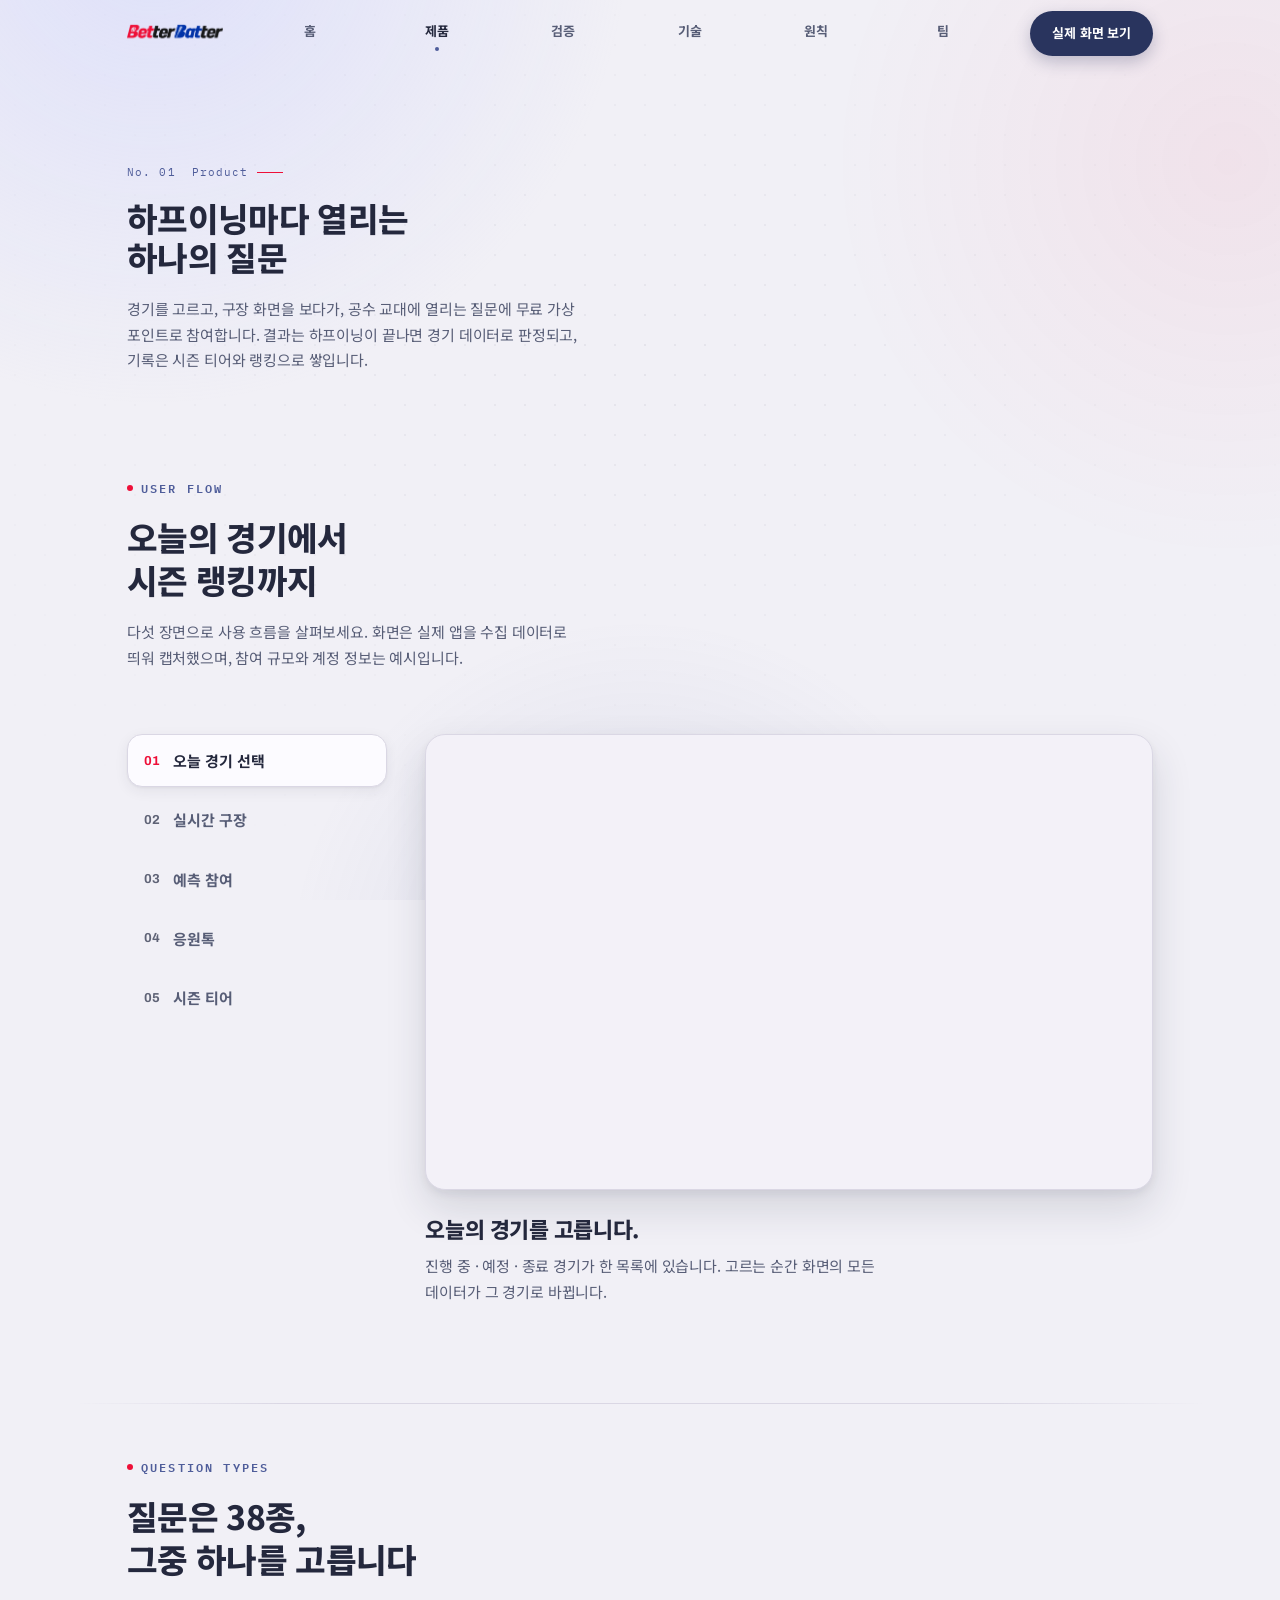
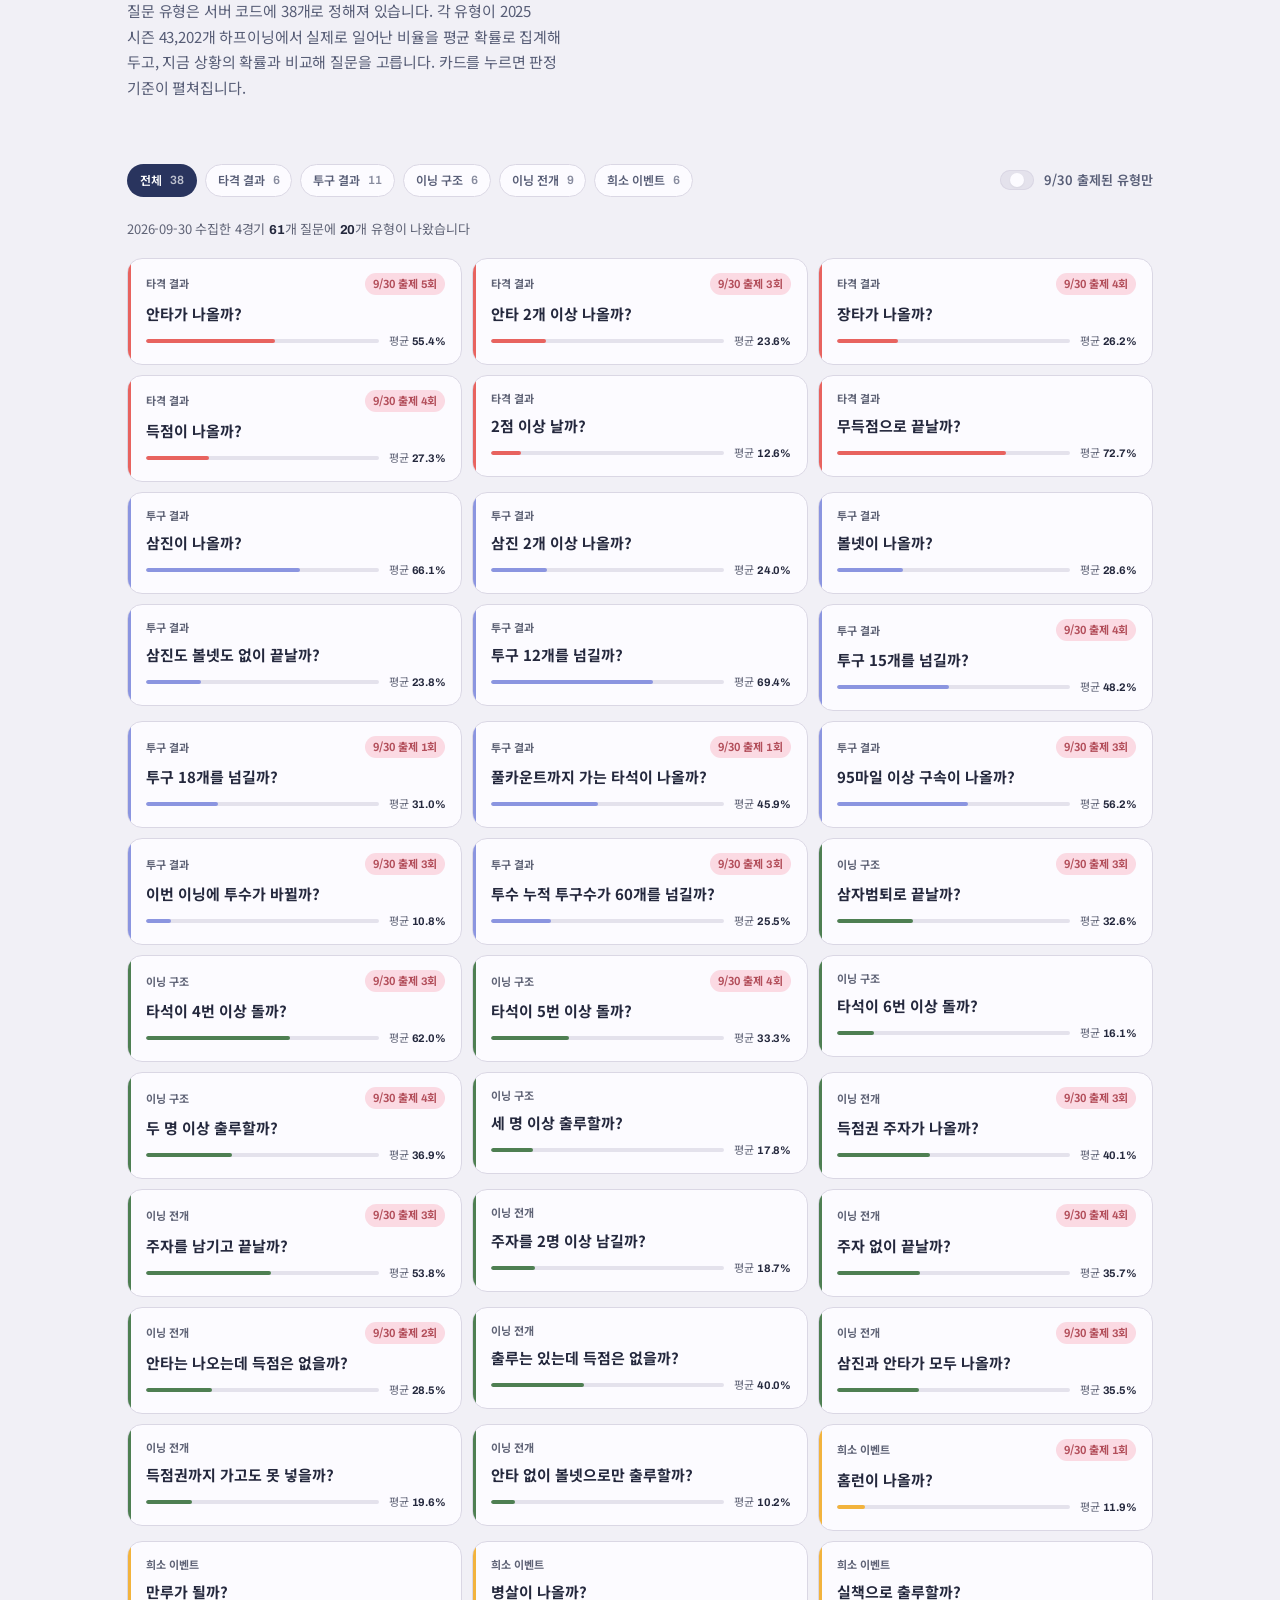
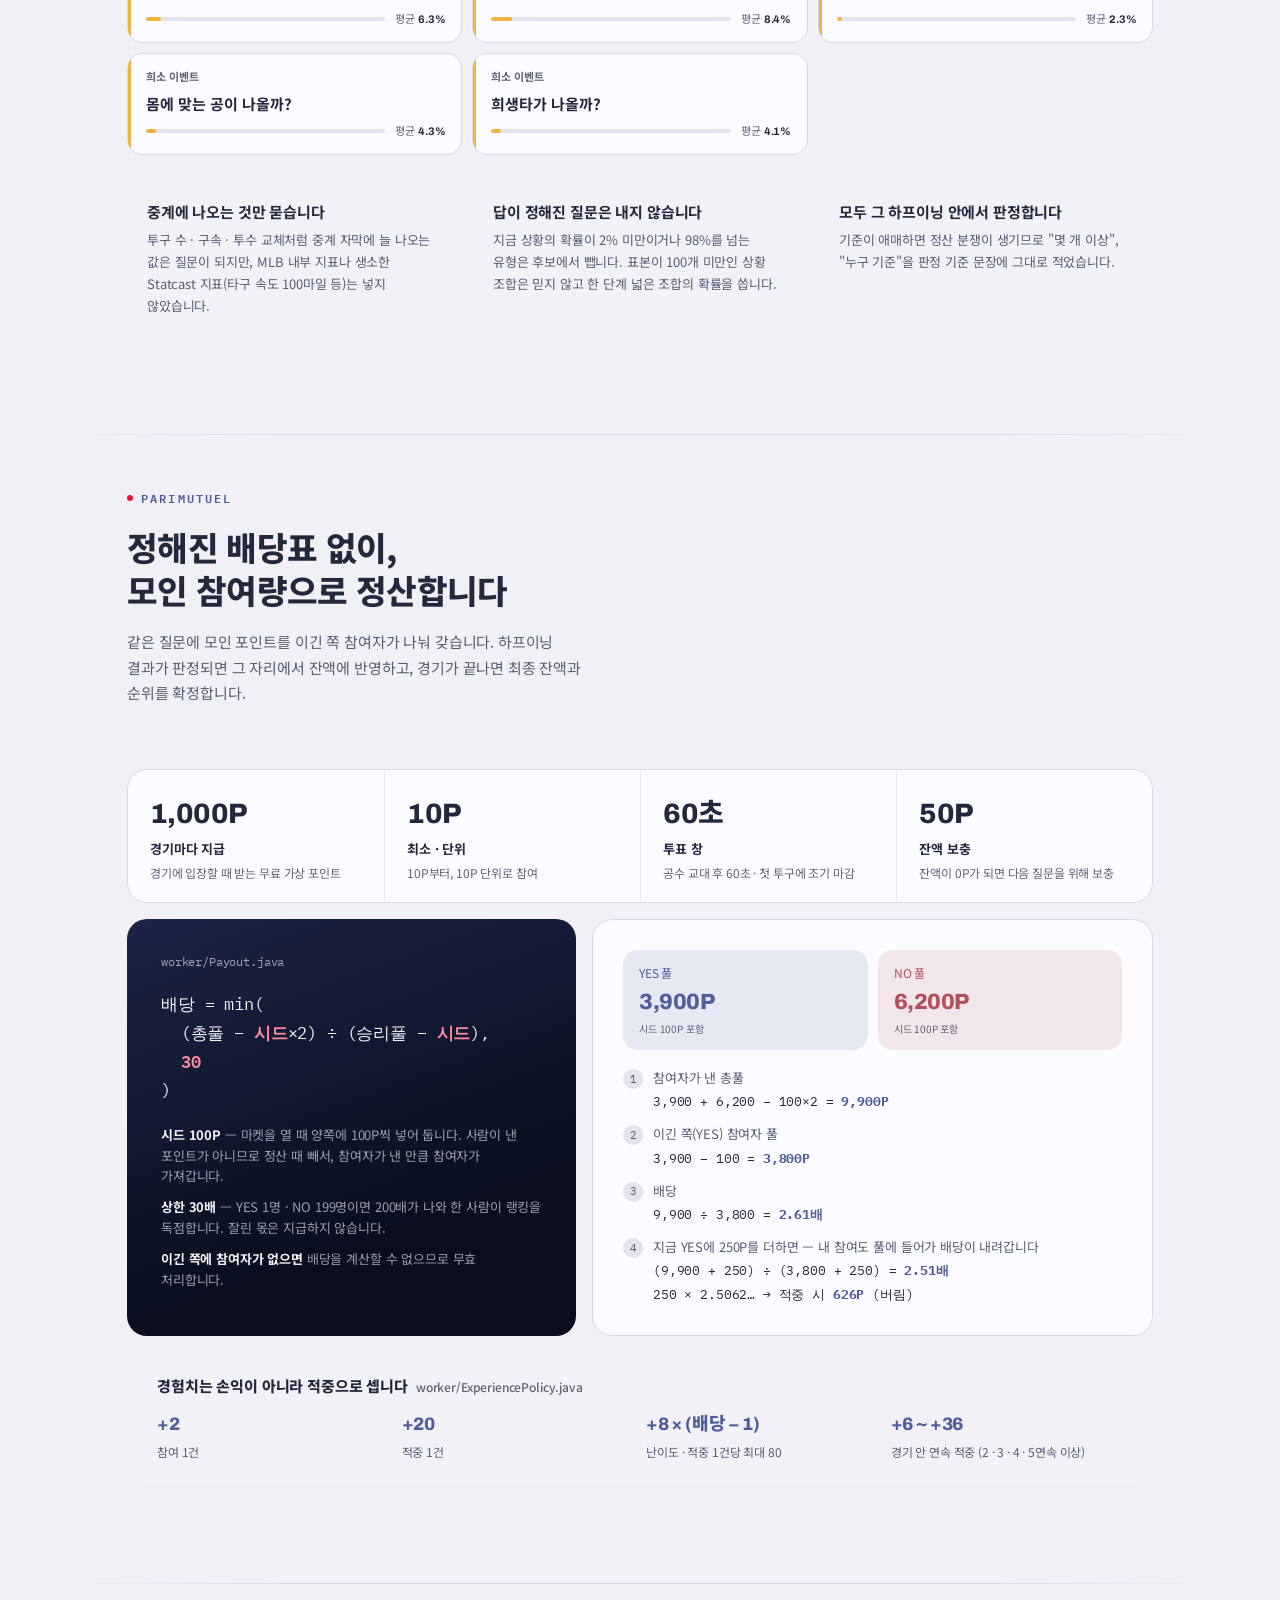
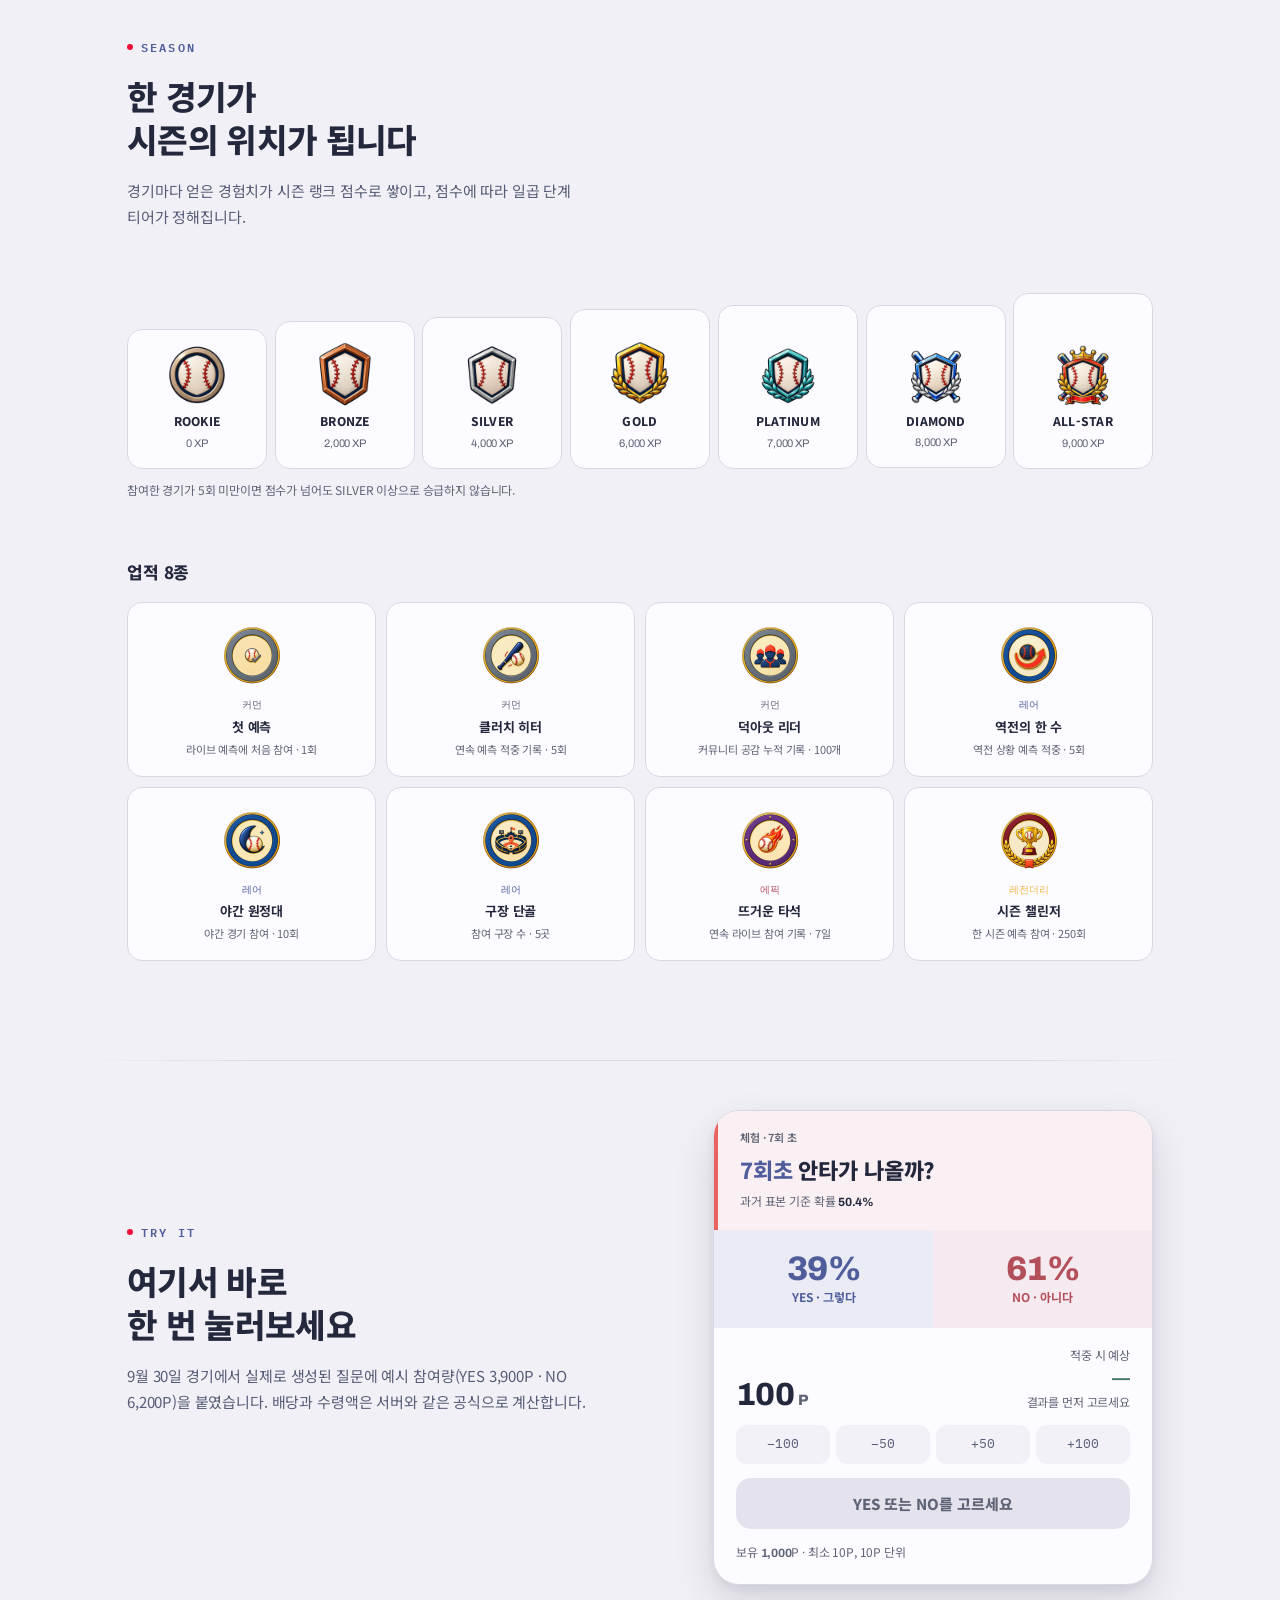
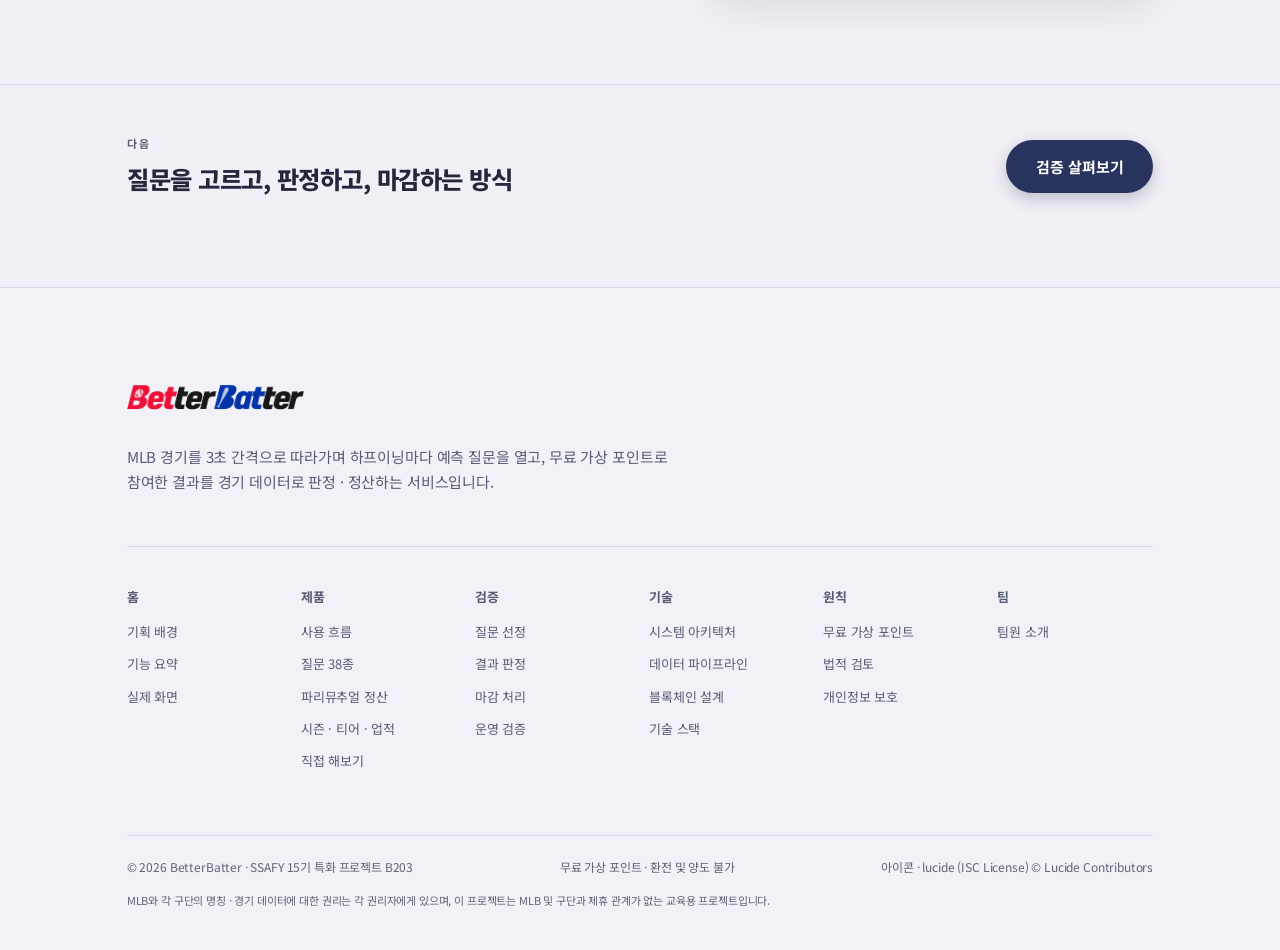
<file: docs/product.html>
<!doctype html>
<html lang="ko">
<head>
  <meta charset="utf-8">
  <meta name="viewport" content="width=device-width, initial-scale=1, viewport-fit=cover">
  <meta name="theme-color" content="#F1F0F6">

  <title>제품 · BetterBatter</title>
  <meta name="description" content="사용 흐름 · 질문 38종 · 파리뮤추얼 정산 · 시즌과 티어. 하프이닝마다 열리는 예측 질문이 어떻게 만들어지고 정산되는지.">
  <meta name="author" content="BetterBatter · SSAFY 15기 B203">

  <!-- 공유 카드 (Open Graph / Twitter)
       og:image · og:url은 전체 주소여야 한다. GitHub Pages 기본 주소 기준이며,
       주소가 바뀌면 6개 문서의 이 블록을 함께 고친다. -->
  <meta property="og:type" content="website">
  <meta property="og:title" content="제품 · BetterBatter">
  <meta property="og:description" content="사용 흐름 · 질문 38종 · 파리뮤추얼 정산 · 시즌과 티어. 하프이닝마다 열리는 예측 질문이 어떻게 만들어지고 정산되는지.">
  <meta property="og:site_name" content="BetterBatter">
  <meta property="og:locale" content="ko_KR">
  <meta property="og:url" content="https://seonmin-s2.github.io/betterbatter_landing/product.html">
  <meta property="og:image" content="https://seonmin-s2.github.io/betterbatter_landing/assets/og-image.png">
  <meta property="og:image:width" content="1200">
  <meta property="og:image:height" content="630">
  <meta property="og:image:alt" content="BetterBatter — 구장에서 시작하는 실시간 예측 마켓">
  <meta name="twitter:card" content="summary_large_image">
  <meta name="twitter:image" content="https://seonmin-s2.github.io/betterbatter_landing/assets/og-image.png">

  <link rel="icon" href="assets/brand/favicon-64.png" type="image/png">
  <link rel="apple-touch-icon" href="assets/brand/apple-touch-icon.png">

  <!-- 서체 — 앱(ui/src/styles.css)과 같은 네 가족.
       본문 Noto Sans KR · 라틴 제목과 숫자 Archivo · 스코어 Barlow Condensed · 기록 IBM Plex Mono.
       불러오지 못해도 시스템 서체로 자연스럽게 떨어진다. -->
  <link rel="preconnect" href="https://fonts.googleapis.com">
  <link rel="preconnect" href="https://fonts.gstatic.com" crossorigin>
  <link rel="stylesheet" href="https://fonts.googleapis.com/css2?family=Archivo:wght@500;600;700;800&family=Barlow+Condensed:ital,wght@1,600;1,700;1,800&family=IBM+Plex+Mono:wght@500;600&family=Noto+Sans+KR:wght@400;500;600;700;800&display=swap">

  <!-- ── 스타일 ────────────────────────────────────────────────────
       css/base 는 여섯 페이지가 함께 쓰고, css/pages/<페이지> 는 이 페이지 전용입니다.
       읽는 순서 = 겹치는 순서.
       ------------------------------------------------------------ -->
  <link rel="stylesheet" href="css/base/00-tokens.css">
  <link rel="stylesheet" href="css/base/01-base.css">
  <link rel="stylesheet" href="css/base/02-layout.css">
  <link rel="stylesheet" href="css/base/03-motion.css">
  <link rel="stylesheet" href="css/base/04-components.css">
  <link rel="stylesheet" href="css/base/05-closing.css">
  <link rel="stylesheet" href="css/pages/product/flow.css">
  <link rel="stylesheet" href="css/pages/product/questions.css">
  <link rel="stylesheet" href="css/pages/product/payout.css">

  <script type="module" src="js/main.js"></script>

  <!-- 안전장치 ------------------------------------------------------------
       등장 연출([data-reveal])은 처음에 opacity:0이라, JS가 못 돌면
       화면이 빈 채로 남는다. 아래 두 가지로 막는다.
         1) JS 자체가 꺼져 있으면  html에 .js가 안 붙어 → 모두 보임
         2) JS는 켜졌는데 모듈이 실패하면(예: file:// 로 직접 열었을 때)
            1.8초 뒤 .reveal-fallback이 붙어 → 모두 보임
       ※ file:// 에서는 ES 모듈이 CORS로 막힙니다. 로컬 확인은 반드시
         간이 서버로 여세요 (README의 "로컬에서 보기" 참고).
       --------------------------------------------------------------------- -->
  <script>
    document.documentElement.classList.add("js");
    setTimeout(function () {
      var root = document.documentElement;
      if (!root.classList.contains("is-ready")) root.classList.add("reveal-fallback");
    }, 1800);
  </script>
</head>

<body data-page="product">
  <a class="sr-only" href="#main">본문으로 건너뛰기</a>

  <!-- 화면에 고정된 분위기 레이어 (인디고 글로우 + 도트 그리드) -->
  <div class="page-atmosphere" aria-hidden="true"></div>

  <!-- 상단바와 푸터는 js/shared/chrome.js가 js/data/site.js의 NAV로 만든다.
       목차를 고칠 때 페이지 6장을 모두 열지 않도록 한 곳에 모아 두었다. -->
  <header class="site-nav"></header>
  <div class="scroll-progress" aria-hidden="true"></div>

  <main class="page-main" id="main">

    <!-- ══════════════════════════════════════════════════════════
         페이지 머리글
         ══════════════════════════════════════════════════════════ -->
    <section class="page-hero" id="top">
      <div class="shell shell--wide" data-reveal-group="80">
        <p class="page-hero__index" data-reveal="fade">No. 01 &nbsp;Product</p>
        <h1 class="page-hero__title" data-reveal>하프이닝마다 열리는<br>하나의 질문</h1>
        <p class="page-hero__lead" data-reveal>
          경기를 고르고, 구장 화면을 보다가, 공수 교대에 열리는 질문에 무료 가상 포인트로 참여합니다.
          결과는 하프이닝이 끝나면 경기 데이터로 판정되고, 기록은 시즌 티어와 랭킹으로 쌓입니다.
        </p>
      </div>
    </section>

    <!-- ══════════════════════════════════════════════════════════
         사용 흐름 5장면 — 문구는 앱 소개 화면(/about)과 같다
         ══════════════════════════════════════════════════════════ -->
    <section class="section" id="flow">
      <div class="shell shell--wide">
        <div class="section-head" data-reveal-group>
          <p class="eyebrow" data-reveal="fade">User Flow</p>
          <h2 class="section-title" data-reveal>오늘의 경기에서<br>시즌 랭킹까지</h2>
          <p class="section-lead" data-reveal>
            다섯 장면으로 사용 흐름을 살펴보세요. 화면은 실제 앱을 수집 데이터로 띄워 캡처했으며,
            참여 규모와 계정 정보는 예시입니다.
          </p>
        </div>
        <!-- 단계와 화면은 js/pages/product/flow.js가 product.data.js의 FLOW로 만든다 -->
        <div class="flow" data-reveal>
          <div class="flow__steps" role="tablist" aria-label="사용 흐름 단계" aria-orientation="vertical"></div>
          <div class="flow__view" id="flow-view" role="tabpanel"></div>
        </div>
      </div>
    </section>

    <!-- ══════════════════════════════════════════════════════════
         질문 38종 — 데이터는 js/data/questions.js
         ══════════════════════════════════════════════════════════ -->
    <section class="section" id="questions">
      <div class="shell shell--wide">
        <div class="section-head" data-reveal-group>
          <p class="eyebrow" data-reveal="fade">Question Types</p>
          <h2 class="section-title" data-reveal>질문은 38종,<br>그중 하나를 고릅니다</h2>
          <p class="section-lead" data-reveal>
            질문 유형은 서버 코드에 38개로 정해져 있습니다. 각 유형이 2025 시즌 43,202개 하프이닝에서
            실제로 일어난 비율을 평균 확률로 집계해 두고, 지금 상황의 확률과 비교해 질문을 고릅니다.
            카드를 누르면 판정 기준이 펼쳐집니다.
          </p>
        </div>

        <div class="questions" data-reveal>
          <div class="questions__bar">
            <div class="questions__filters" role="group" aria-label="질문 계열"></div>
            <button class="questions__seen" type="button" role="switch" aria-checked="false">9/30 출제된 유형만</button>
          </div>
          <p class="questions__summary"></p>
          <div class="questions__grid"></div>
        </div>

        <div class="questions__foot" data-reveal-group="80">
          <p class="questions__rule" data-reveal>
            <b>중계에 나오는 것만 묻습니다</b>
            투구 수 · 구속 · 투수 교체처럼 중계 자막에 늘 나오는 값은 질문이 되지만,
            MLB 내부 지표나 생소한 Statcast 지표(타구 속도 100마일 등)는 넣지 않았습니다.
          </p>
          <p class="questions__rule" data-reveal>
            <b>답이 정해진 질문은 내지 않습니다</b>
            지금 상황의 확률이 2% 미만이거나 98%를 넘는 유형은 후보에서 뺍니다.
            표본이 100개 미만인 상황 조합은 믿지 않고 한 단계 넓은 조합의 확률을 씁니다.
          </p>
          <p class="questions__rule" data-reveal>
            <b>모두 그 하프이닝 안에서 판정합니다</b>
            기준이 애매하면 정산 분쟁이 생기므로 "몇 개 이상", "누구 기준"을
            판정 기준 문장에 그대로 적었습니다.
          </p>
        </div>
      </div>
    </section>

    <!-- ══════════════════════════════════════════════════════════
         파리뮤추얼 정산 — 숫자는 payoutMath.js(= Payout.java)로 계산
         ══════════════════════════════════════════════════════════ -->
    <section class="section" id="payout">
      <div class="shell shell--wide">
        <div class="section-head" data-reveal-group>
          <p class="eyebrow" data-reveal="fade">Parimutuel</p>
          <h2 class="section-title" data-reveal>정해진 배당표 없이,<br>모인 참여량으로 정산합니다</h2>
          <p class="section-lead" data-reveal>
            같은 질문에 모인 포인트를 이긴 쪽 참여자가 나눠 갖습니다. 하프이닝 결과가 판정되면
            그 자리에서 잔액에 반영하고, 경기가 끝나면 최종 잔액과 순위를 확정합니다.
          </p>
        </div>

        <div class="payout__rules" data-reveal></div>

        <div class="payout__grid">
          <div class="payout__formula" data-reveal>
            <p class="payout__formula-title">worker/Payout.java</p>
            <p class="payout__equation">배당 = min(<br>&nbsp;&nbsp;(총풀 − <b>시드</b>×2) ÷ (승리풀 − <b>시드</b>),<br>&nbsp;&nbsp;<b>30</b><br>)</p>
            <ul>
              <li><strong>시드 100P</strong> — 마켓을 열 때 양쪽에 100P씩 넣어 둡니다.
                사람이 낸 포인트가 아니므로 정산 때 빼서, 참여자가 낸 만큼 참여자가 가져갑니다.</li>
              <li><strong>상한 30배</strong> — YES 1명 · NO 199명이면 200배가 나와 한 사람이 랭킹을 독점합니다. 잘린 몫은 지급하지 않습니다.</li>
              <li><strong>이긴 쪽에 참여자가 없으면</strong> 배당을 계산할 수 없으므로 무효 처리합니다.</li>
            </ul>
          </div>
          <div class="payout__worked" data-reveal aria-label="배당 계산 예시"></div>
        </div>

        <div class="payout__xp-wrap" data-reveal>
          <p class="payout__xp-title">경험치는 손익이 아니라 적중으로 셉니다<small>worker/ExperiencePolicy.java</small></p>
          <ul class="payout__xp"></ul>
        </div>
      </div>
    </section>

    <!-- ══════════════════════════════════════════════════════════
         시즌 · 티어 · 업적
         ══════════════════════════════════════════════════════════ -->
    <section class="section" id="season">
      <div class="shell shell--wide">
        <div class="section-head" data-reveal-group>
          <p class="eyebrow" data-reveal="fade">Season</p>
          <h2 class="section-title" data-reveal>한 경기가<br>시즌의 위치가 됩니다</h2>
          <p class="section-lead" data-reveal>
            경기마다 얻은 경험치가 시즌 랭크 점수로 쌓이고, 점수에 따라 일곱 단계 티어가 정해집니다.
          </p>
        </div>
        <ol class="season__tiers" aria-label="티어 일곱 단계와 필요 경험치"></ol>
        <p class="season__note" data-reveal="fade">참여한 경기가 5회 미만이면 점수가 넘어도 SILVER 이상으로 승급하지 않습니다.</p>

        <p class="season__badges-title" data-reveal>업적 8종</p>
        <ul class="season__badges" data-reveal></ul>
      </div>
    </section>

    <!-- ══════════════════════════════════════════════════════════
         직접 해보기 — 서버로 아무것도 보내지 않는 체험 카드
         ══════════════════════════════════════════════════════════ -->
    <section class="section" id="try">
      <div class="shell shell--wide">
        <div class="try-wrap">
          <div class="try__copy" data-reveal-group>
            <p class="eyebrow" data-reveal="fade">Try It</p>
            <h2 class="section-title" data-reveal>여기서 바로<br>한 번 눌러보세요</h2>
            <p class="section-lead" data-reveal>
              9월 30일 경기에서 실제로 생성된 질문에 예시 참여량(YES 3,900P · NO 6,200P)을 붙였습니다.
              배당과 수령액은 서버와 같은 공식으로 계산합니다.
            </p>
            <p class="section-lead" data-reveal>
              참여한 뒤에는 판정 결과를 골라 적중과 미적중을 모두 확인할 수 있습니다.
              이 카드는 아무것도 서버로 보내지 않습니다.
            </p>
          </div>

          <div class="try" data-reveal="scale">
            <div class="try__top">
              <p class="try__eyebrow">체험 · <span class="try__label"></span></p>
              <p class="try__question"></p>
              <p class="try__base-row">과거 표본 기준 확률 <b class="try__base num"></b></p>
            </div>
            <div class="try__sides">
              <button class="try__side" type="button" data-side="yes" aria-pressed="false"><b class="num"><span data-try-yes></span>%</b><span>YES · 그렇다</span></button>
              <button class="try__side" type="button" data-side="no" aria-pressed="false"><b class="num"><span data-try-no></span>%</b><span>NO · 아니다</span></button>
            </div>
            <div class="try__body">
              <div class="try__amount-row">
                <p class="try__amount num"><span data-try-amount></span><small>P</small></p>
                <p class="try__expect">적중 시 예상<b class="num" data-try-expect></b><span data-try-ratio></span></p>
              </div>
              <div class="try__steps">
                <button type="button" data-step="-100">−100</button>
                <button type="button" data-step="-50">−50</button>
                <button type="button" data-step="50">+50</button>
                <button type="button" data-step="100">+100</button>
              </div>
              <button class="try__submit" type="button" disabled></button>
              <p class="try__balance">보유 <b class="num" data-try-balance></b>P · 최소 10P, 10P 단위</p>
            </div>
            <div class="try__result" hidden>
              <p class="try__result-title">하프이닝이 끝났다고 치고, 판정 결과를 골라 보세요</p>
              <div class="try__outcomes">
                <button type="button" data-outcome="yes" aria-pressed="false">YES로 판정</button>
                <button type="button" data-outcome="no" aria-pressed="false">NO로 판정</button>
              </div>
              <p class="try__settle" aria-live="polite"></p>
              <p class="try__resolution"></p>
              <button class="try__reset" type="button">처음부터 다시</button>
            </div>
          </div>
        </div>
      </div>
    </section>

    <!-- ══════════════════════════════════════════════════════════
         다음 페이지로
         ══════════════════════════════════════════════════════════ -->
    <section class="page-next">
      <div class="shell shell--wide">
        <div class="page-next__inner" data-reveal="fade">
          <div>
            <p class="page-next__label">다음</p>
            <p class="page-next__title">질문을 고르고, 판정하고, 마감하는 방식</p>
          </div>
          <a class="btn btn--solid btn--lg" href="proof.html">검증 살펴보기</a>
        </div>
      </div>
    </section>

  </main>

  <footer class="site-footer"></footer>
</body>
</html>
</file>
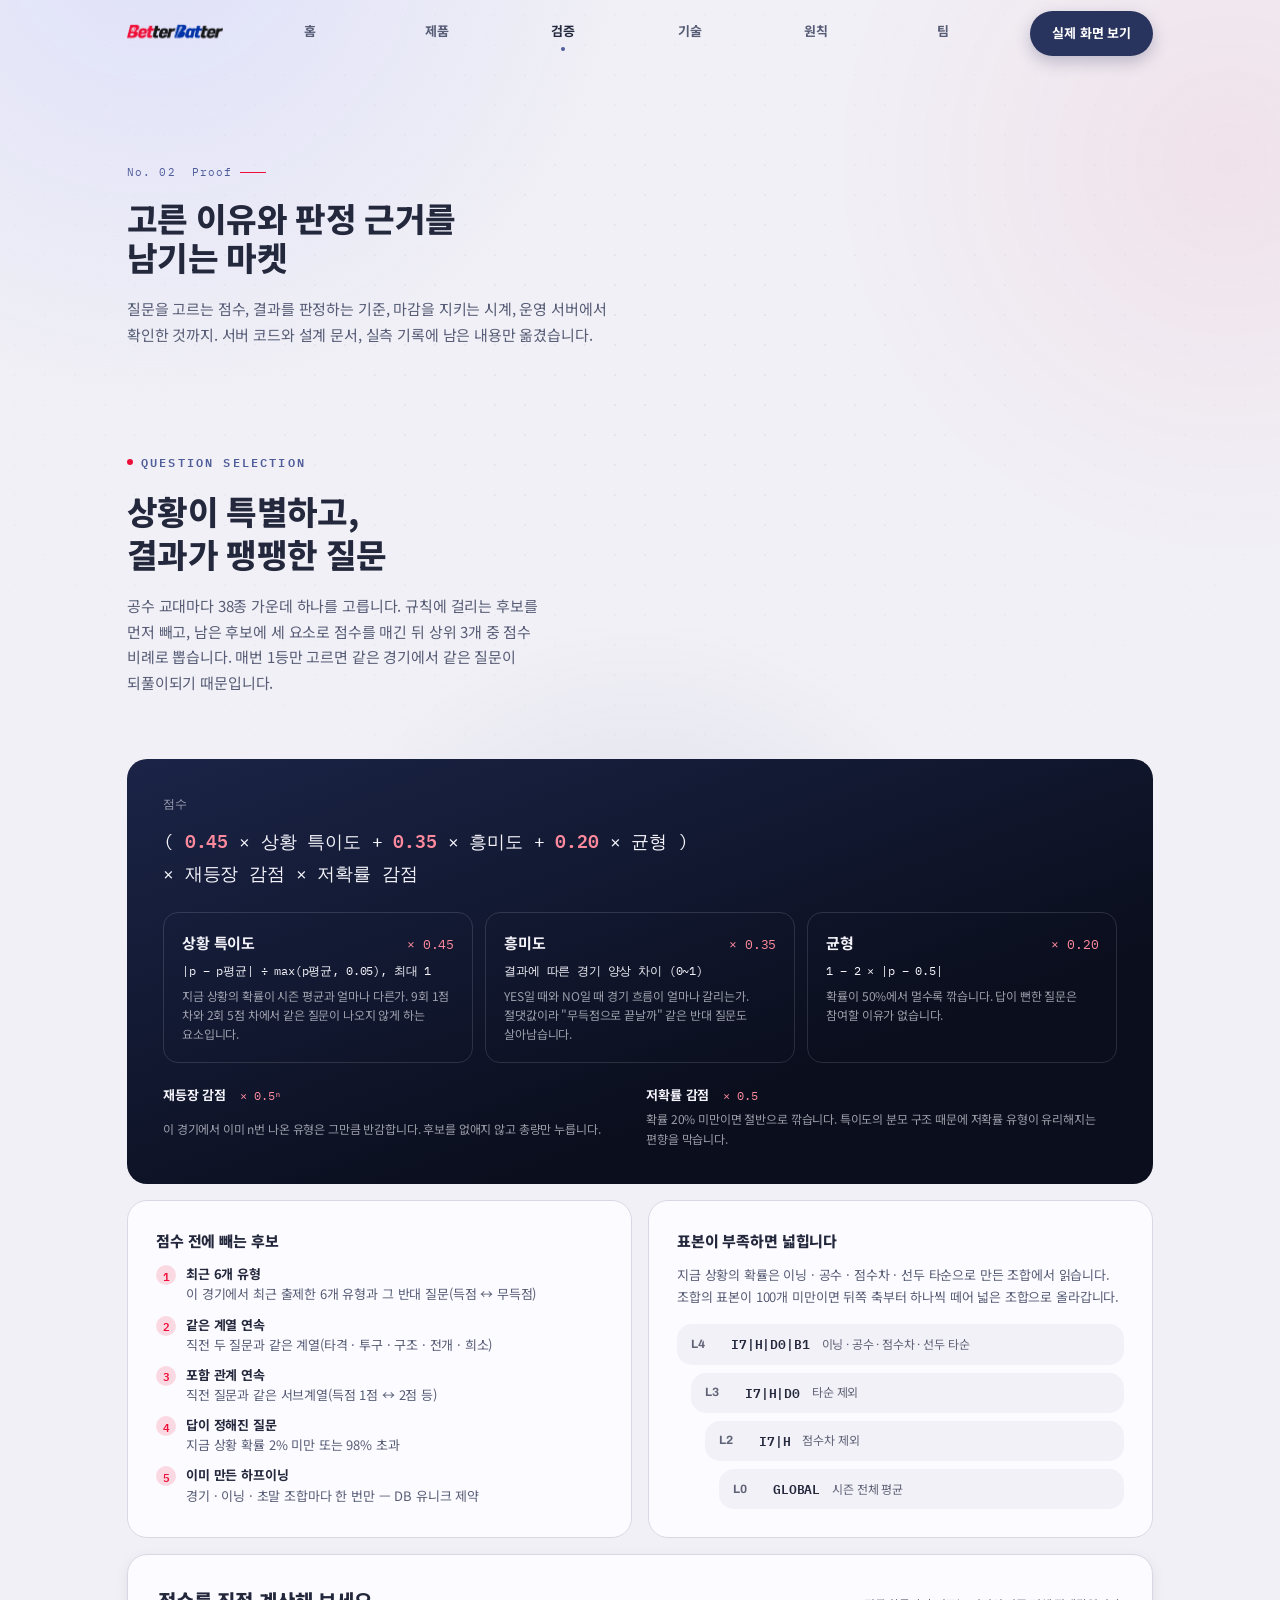
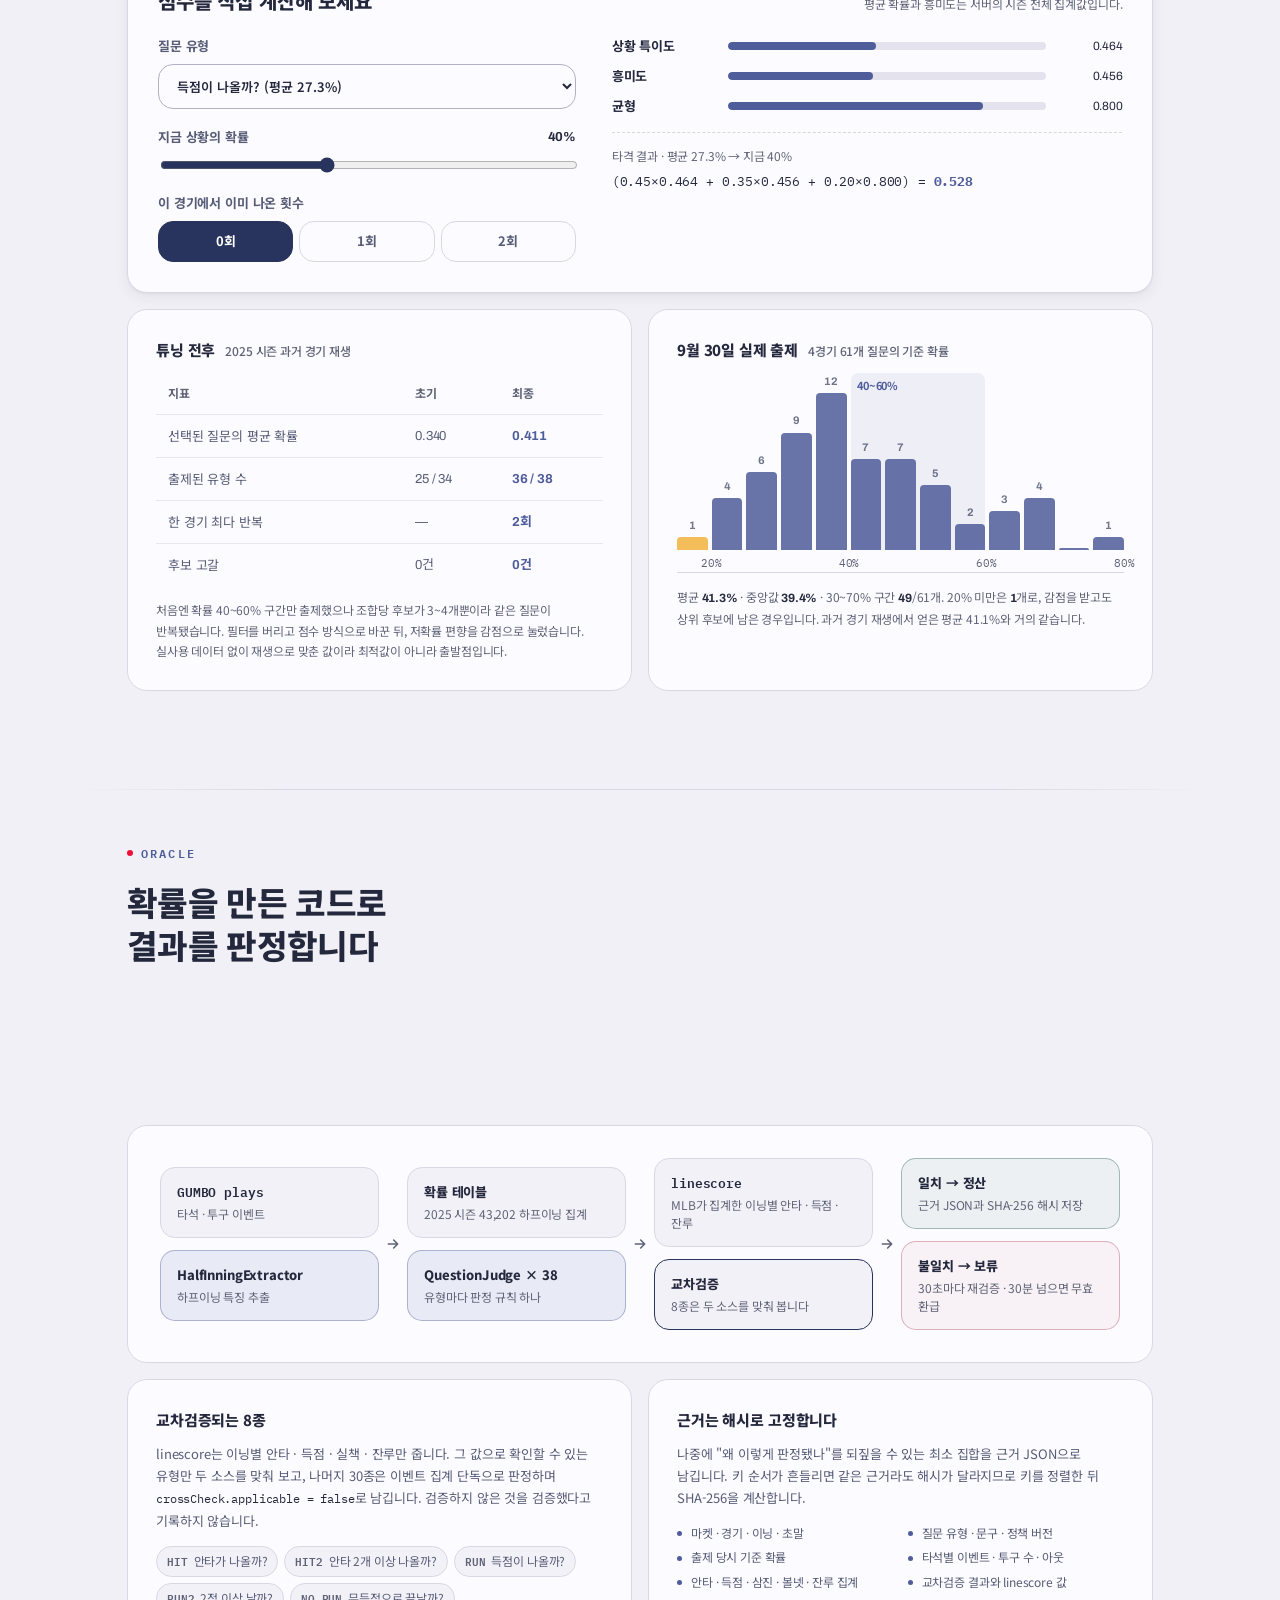
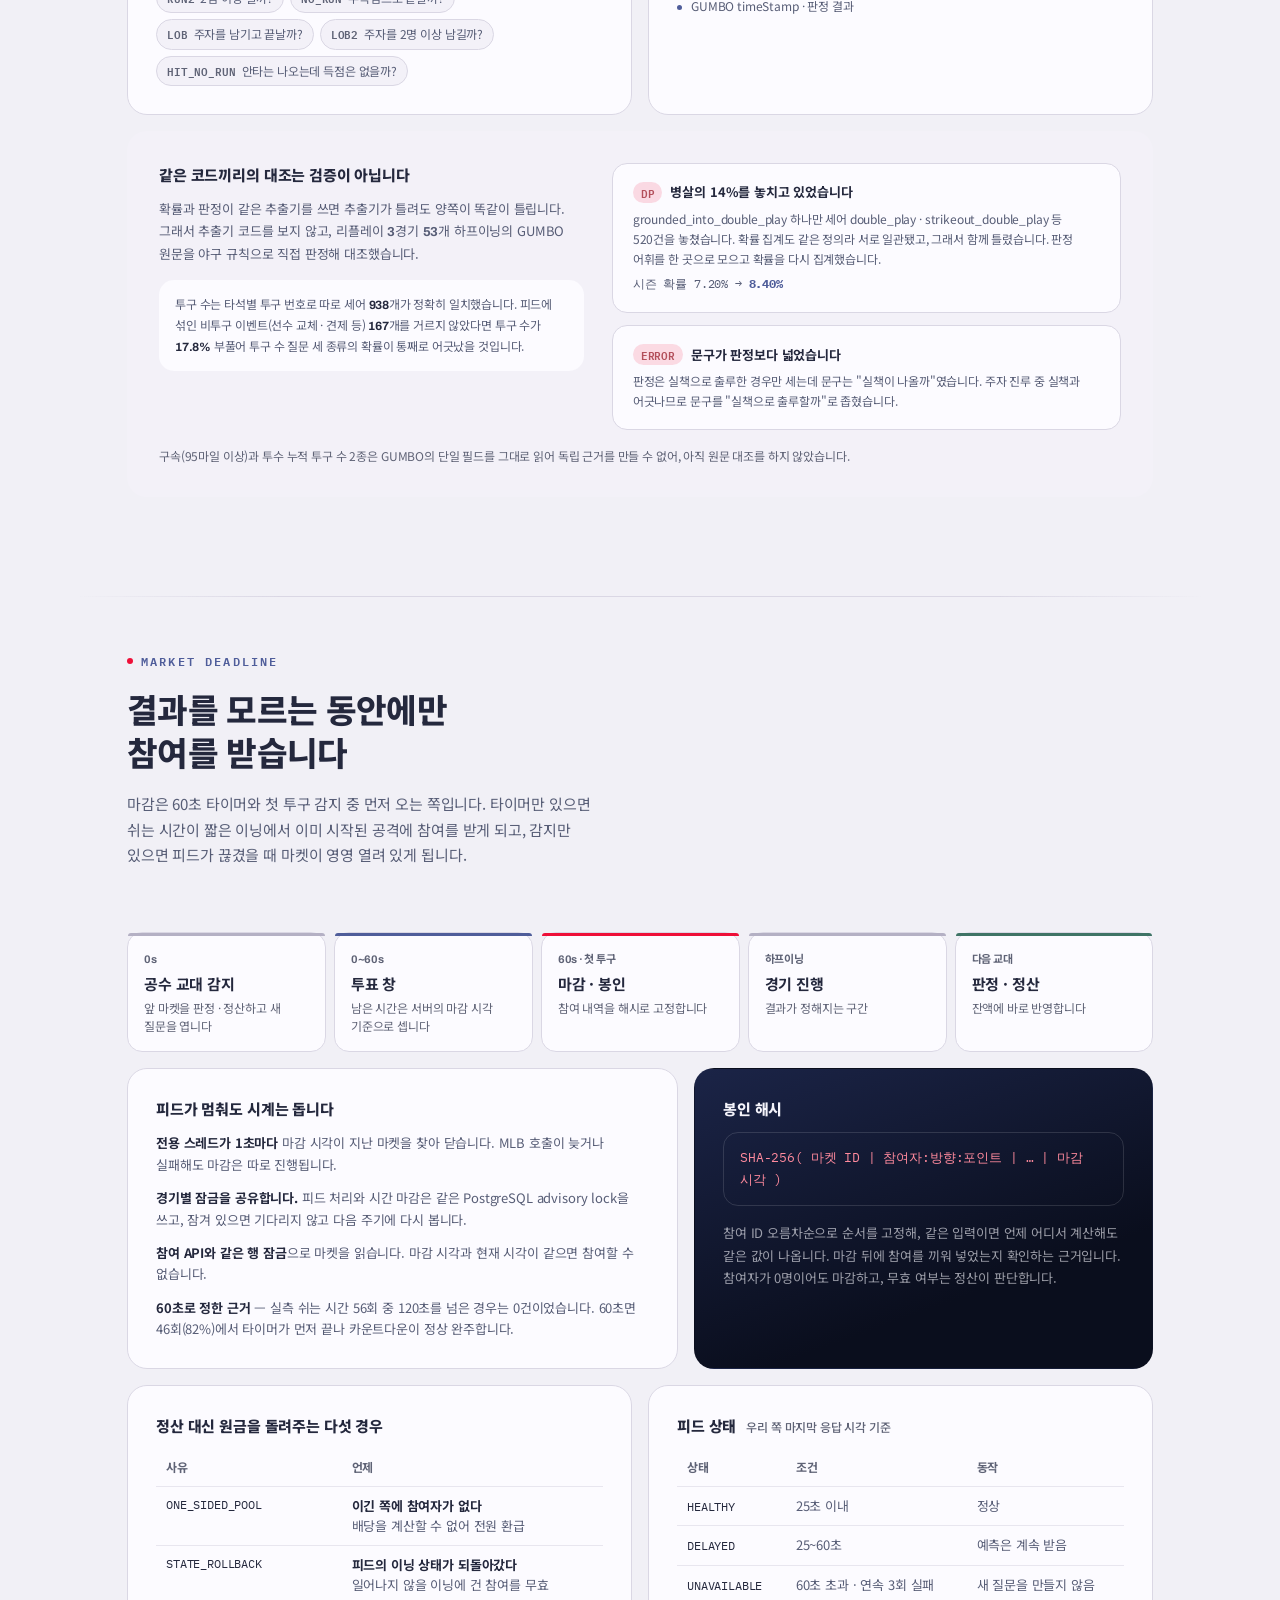
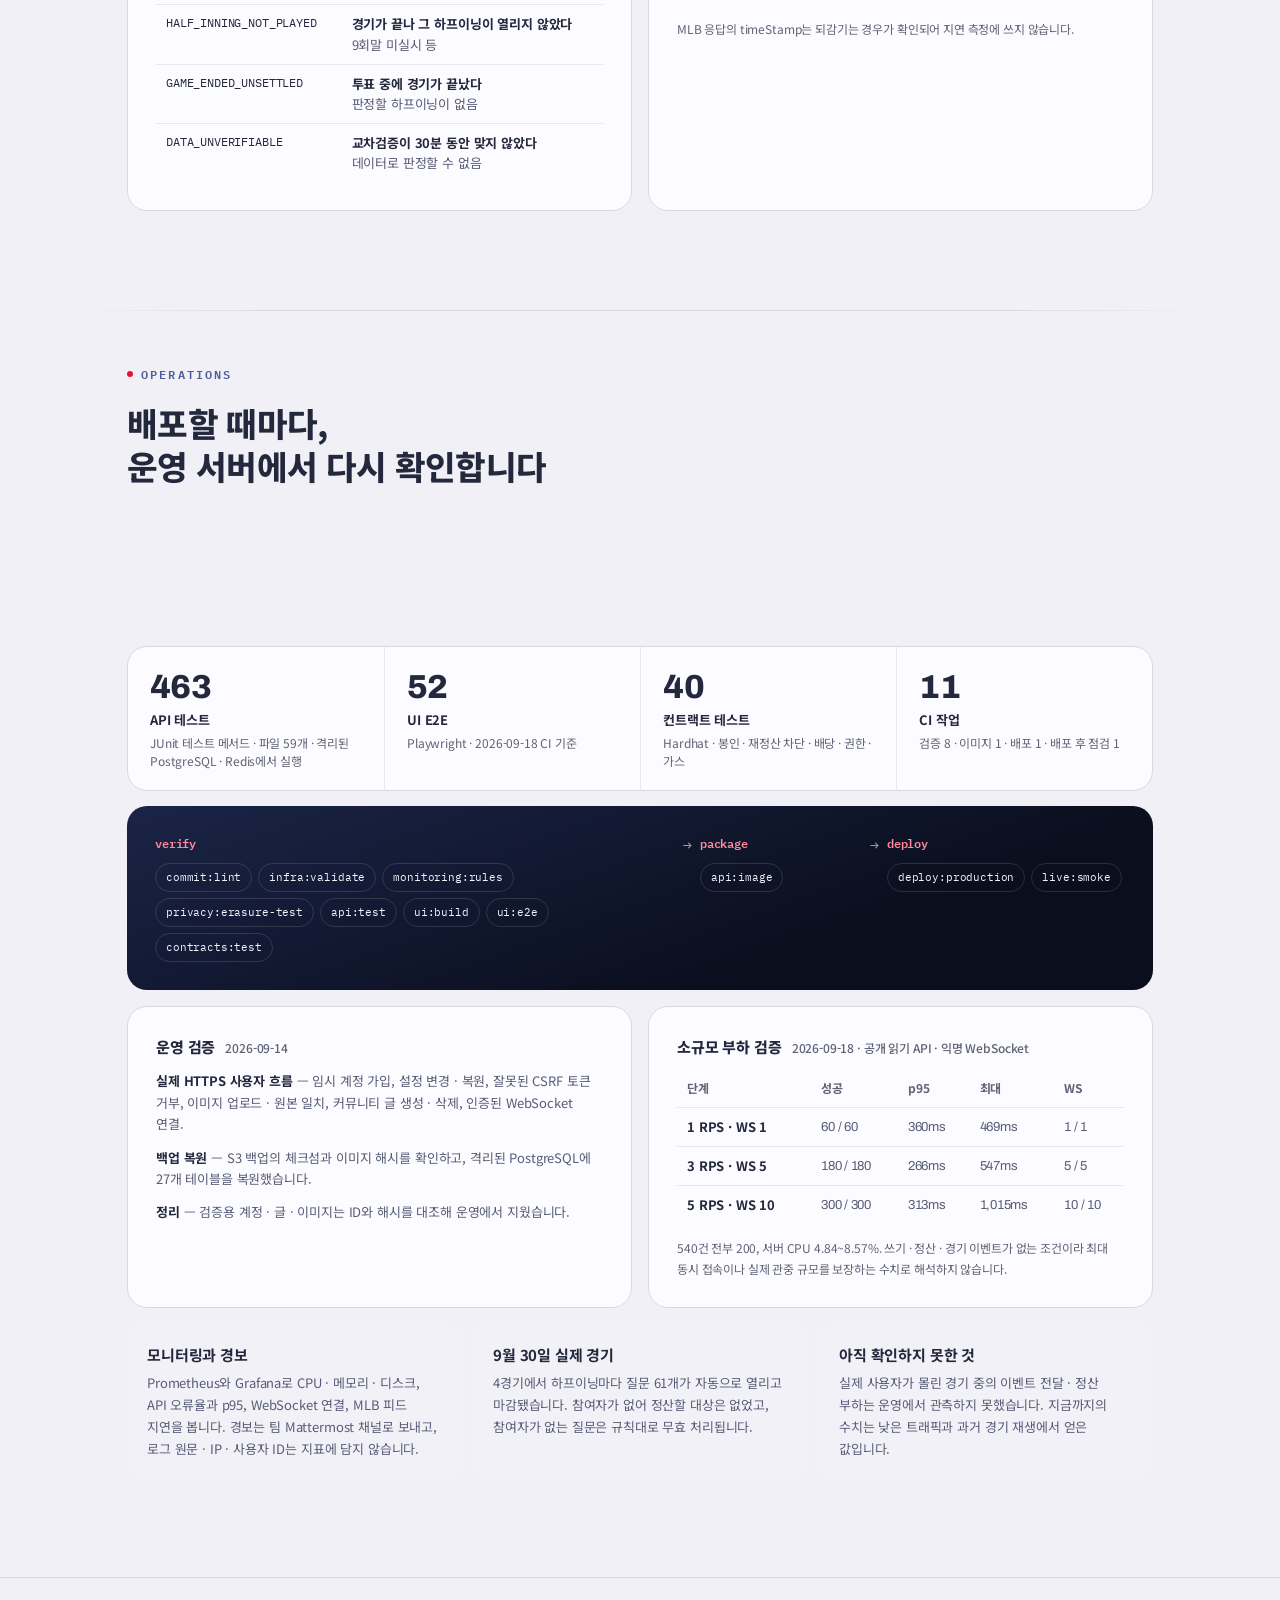
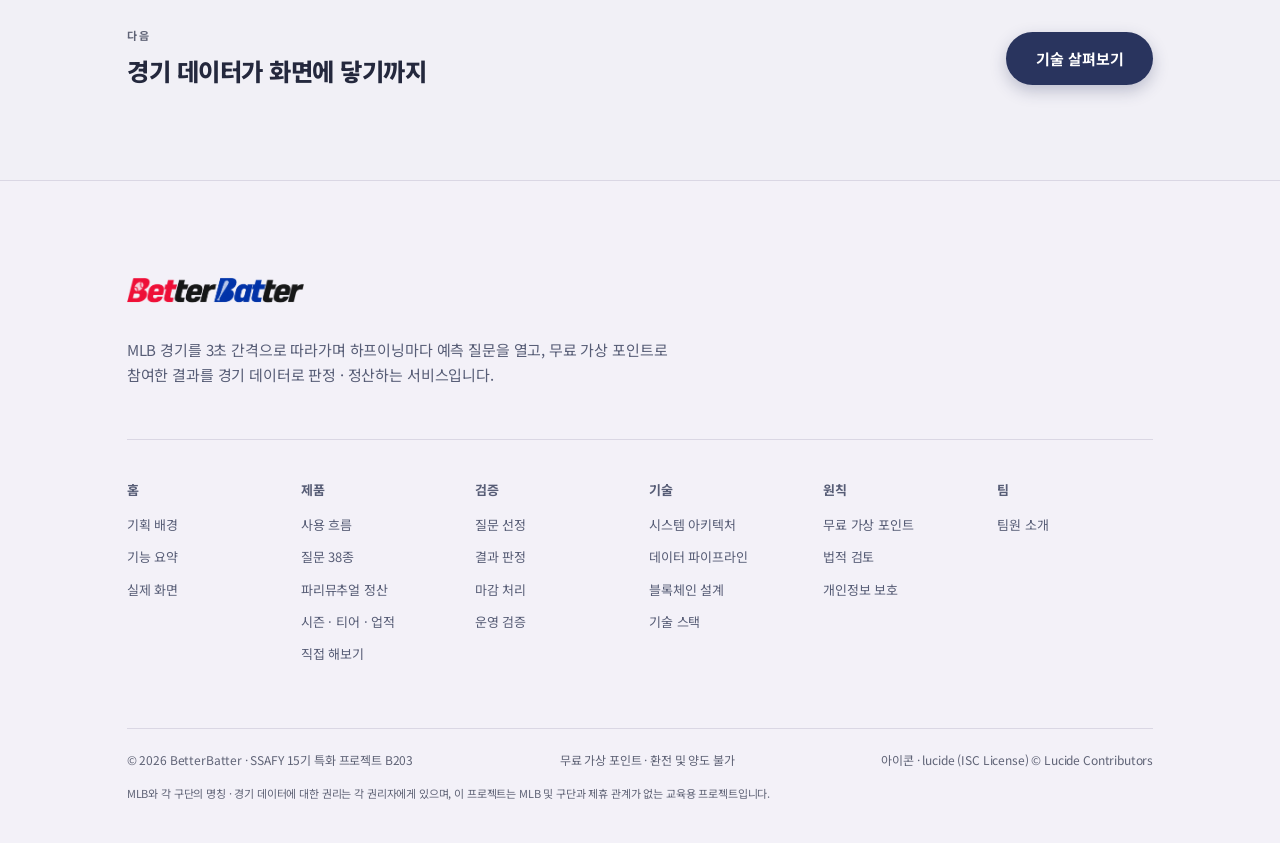
<file: docs/proof.html>
<!doctype html>
<html lang="ko">
<head>
  <meta charset="utf-8">
  <meta name="viewport" content="width=device-width, initial-scale=1, viewport-fit=cover">
  <meta name="theme-color" content="#F1F0F6">

  <title>검증 · BetterBatter</title>
  <meta name="description" content="질문 선정 · 결과 판정 · 마감 처리 · 운영 검증. 예측 마켓을 믿을 수 있게 만든 엔지니어링 검증.">
  <meta name="author" content="BetterBatter · SSAFY 15기 B203">

  <!-- 공유 카드 (Open Graph / Twitter)
       og:image · og:url은 전체 주소여야 한다. GitHub Pages 기본 주소 기준이며,
       주소가 바뀌면 6개 문서의 이 블록을 함께 고친다. -->
  <meta property="og:type" content="website">
  <meta property="og:title" content="검증 · BetterBatter">
  <meta property="og:description" content="질문 선정 · 결과 판정 · 마감 처리 · 운영 검증. 예측 마켓을 믿을 수 있게 만든 엔지니어링 검증.">
  <meta property="og:site_name" content="BetterBatter">
  <meta property="og:locale" content="ko_KR">
  <meta property="og:url" content="https://seonmin-s2.github.io/betterbatter_landing/proof.html">
  <meta property="og:image" content="https://seonmin-s2.github.io/betterbatter_landing/assets/og-image.png">
  <meta property="og:image:width" content="1200">
  <meta property="og:image:height" content="630">
  <meta property="og:image:alt" content="BetterBatter — 구장에서 시작하는 실시간 예측 마켓">
  <meta name="twitter:card" content="summary_large_image">
  <meta name="twitter:image" content="https://seonmin-s2.github.io/betterbatter_landing/assets/og-image.png">

  <link rel="icon" href="assets/brand/favicon-64.png" type="image/png">
  <link rel="apple-touch-icon" href="assets/brand/apple-touch-icon.png">

  <!-- 서체 — 앱(ui/src/styles.css)과 같은 네 가족.
       본문 Noto Sans KR · 라틴 제목과 숫자 Archivo · 스코어 Barlow Condensed · 기록 IBM Plex Mono.
       불러오지 못해도 시스템 서체로 자연스럽게 떨어진다. -->
  <link rel="preconnect" href="https://fonts.googleapis.com">
  <link rel="preconnect" href="https://fonts.gstatic.com" crossorigin>
  <link rel="stylesheet" href="https://fonts.googleapis.com/css2?family=Archivo:wght@500;600;700;800&family=Barlow+Condensed:ital,wght@1,600;1,700;1,800&family=IBM+Plex+Mono:wght@500;600&family=Noto+Sans+KR:wght@400;500;600;700;800&display=swap">

  <!-- ── 스타일 ────────────────────────────────────────────────────
       css/base 는 여섯 페이지가 함께 쓰고, css/pages/<페이지> 는 이 페이지 전용입니다.
       읽는 순서 = 겹치는 순서.
       ------------------------------------------------------------ -->
  <link rel="stylesheet" href="css/base/00-tokens.css">
  <link rel="stylesheet" href="css/base/01-base.css">
  <link rel="stylesheet" href="css/base/02-layout.css">
  <link rel="stylesheet" href="css/base/03-motion.css">
  <link rel="stylesheet" href="css/base/04-components.css">
  <link rel="stylesheet" href="css/base/05-closing.css">
  <link rel="stylesheet" href="css/pages/proof/selection.css">
  <link rel="stylesheet" href="css/pages/proof/oracle.css">
  <link rel="stylesheet" href="css/pages/proof/ops.css">

  <script type="module" src="js/main.js"></script>

  <!-- 안전장치 ------------------------------------------------------------
       등장 연출([data-reveal])은 처음에 opacity:0이라, JS가 못 돌면
       화면이 빈 채로 남는다. 아래 두 가지로 막는다.
         1) JS 자체가 꺼져 있으면  html에 .js가 안 붙어 → 모두 보임
         2) JS는 켜졌는데 모듈이 실패하면(예: file:// 로 직접 열었을 때)
            1.8초 뒤 .reveal-fallback이 붙어 → 모두 보임
       ※ file:// 에서는 ES 모듈이 CORS로 막힙니다. 로컬 확인은 반드시
         간이 서버로 여세요 (README의 "로컬에서 보기" 참고).
       --------------------------------------------------------------------- -->
  <script>
    document.documentElement.classList.add("js");
    setTimeout(function () {
      var root = document.documentElement;
      if (!root.classList.contains("is-ready")) root.classList.add("reveal-fallback");
    }, 1800);
  </script>
</head>

<body data-page="proof">
  <a class="sr-only" href="#main">본문으로 건너뛰기</a>

  <!-- 화면에 고정된 분위기 레이어 (인디고 글로우 + 도트 그리드) -->
  <div class="page-atmosphere" aria-hidden="true"></div>

  <!-- 상단바와 푸터는 js/shared/chrome.js가 js/data/site.js의 NAV로 만든다.
       목차를 고칠 때 페이지 6장을 모두 열지 않도록 한 곳에 모아 두었다. -->
  <header class="site-nav"></header>
  <div class="scroll-progress" aria-hidden="true"></div>

  <main class="page-main" id="main">

    <!-- ══════════════════════════════════════════════════════════
         페이지 머리글
         ══════════════════════════════════════════════════════════ -->
    <section class="page-hero" id="top">
      <div class="shell shell--wide" data-reveal-group="80">
        <p class="page-hero__index" data-reveal="fade">No. 02 &nbsp;Proof</p>
        <h1 class="page-hero__title" data-reveal>고른 이유와 판정 근거를<br>남기는 마켓</h1>
        <p class="page-hero__lead" data-reveal>
          질문을 고르는 점수, 결과를 판정하는 기준, 마감을 지키는 시계, 운영 서버에서 확인한 것까지.
          서버 코드와 설계 문서, 실측 기록에 남은 내용만 옮겼습니다.
        </p>
      </div>
    </section>

    <!-- ══════════════════════════════════════════════════════════
         질문 선정 — worker/QuestionSelector.java
         ══════════════════════════════════════════════════════════ -->
    <section class="section" id="selection">
      <div class="shell shell--wide">
        <div class="section-head" data-reveal-group>
          <p class="eyebrow" data-reveal="fade">Question Selection</p>
          <h2 class="section-title" data-reveal>상황이 특별하고,<br>결과가 팽팽한 질문</h2>
          <p class="section-lead" data-reveal>
            공수 교대마다 38종 가운데 하나를 고릅니다. 규칙에 걸리는 후보를 먼저 빼고,
            남은 후보에 세 요소로 점수를 매긴 뒤 상위 3개 중 점수 비례로 뽑습니다.
            매번 1등만 고르면 같은 경기에서 같은 질문이 되풀이되기 때문입니다.
          </p>
        </div>

        <div class="select__score" data-reveal>
          <div class="select__formula">
            <p class="select__formula-title">점수</p>
            <p class="select__equation">
              ( <b>0.45</b> × 상황 특이도 + <b>0.35</b> × 흥미도 + <b>0.20</b> × 균형 )<br>
              × 재등장 감점 × 저확률 감점
            </p>
          </div>
          <ul class="select__terms"></ul>
          <ul class="select__penalties"></ul>
        </div>

        <div class="select__grid">
          <div class="panel" data-reveal>
            <p class="panel__title">점수 전에 빼는 후보</p>
            <ol class="select__exclusions"></ol>
          </div>
          <div class="panel" data-reveal>
            <p class="panel__title">표본이 부족하면 넓힙니다</p>
            <p class="panel__body">
              지금 상황의 확률은 이닝 · 공수 · 점수차 · 선두 타순으로 만든 조합에서 읽습니다.
              조합의 표본이 100개 미만이면 뒤쪽 축부터 하나씩 떼어 넓은 조합으로 올라갑니다.
            </p>
            <ol class="select__chain" aria-label="컨텍스트 폴백 순서"></ol>
          </div>
        </div>

        <!-- 점수 계산기 — js/pages/proof/scoreCalc.js · 서버로 아무것도 보내지 않는다 -->
        <div class="calc" data-reveal>
          <div class="calc__head">
            <p class="calc__title">점수를 직접 계산해 보세요</p>
            <p class="calc__note">평균 확률과 흥미도는 서버의 시즌 전체 집계값입니다.</p>
          </div>
          <div class="calc__body">
            <div class="calc__inputs">
              <label class="calc__field">
                <span>질문 유형</span>
                <select class="calc__type"></select>
              </label>
              <label class="calc__field">
                <span>지금 상황의 확률 <output class="num calc__p-out"></output></span>
                <input class="calc__p" type="range" min="2" max="98" step="1">
              </label>
              <div class="calc__field">
                <span>이 경기에서 이미 나온 횟수</span>
                <div class="calc__seen" role="radiogroup" aria-label="이미 나온 횟수">
                  <button type="button" role="radio" data-seen="0">0회</button>
                  <button type="button" role="radio" data-seen="1">1회</button>
                  <button type="button" role="radio" data-seen="2">2회</button>
                </div>
              </div>
            </div>
            <div class="calc__result" aria-live="polite"></div>
          </div>
        </div>

        <div class="select__outcome">
          <div class="select__tuning" data-reveal>
            <p class="panel__title">튜닝 전후 <small>2025 시즌 과거 경기 재생</small></p>
            <table class="data-table">
              <thead><tr><th scope="col">지표</th><th scope="col">초기</th><th scope="col">최종</th></tr></thead>
              <tbody class="select__tuning-rows"></tbody>
            </table>
            <p class="panel__foot">
              처음엔 확률 40~60% 구간만 출제했으나 조합당 후보가 3~4개뿐이라 같은 질문이 반복됐습니다.
              필터를 버리고 점수 방식으로 바꾼 뒤, 저확률 편향을 감점으로 눌렀습니다.
              실사용 데이터 없이 재생으로 맞춘 값이라 최적값이 아니라 출발점입니다.
            </p>
          </div>
          <figure class="hist" data-reveal>
            <figcaption class="panel__title">9월 30일 실제 출제 <small>4경기 61개 질문의 기준 확률</small></figcaption>
            <div class="hist__plot" role="img"></div>
            <p class="hist__stats"></p>
          </figure>
        </div>
      </div>
    </section>

    <!-- ══════════════════════════════════════════════════════════
         결과 판정 — worker/oracle/*
         ══════════════════════════════════════════════════════════ -->
    <section class="section" id="oracle">
      <div class="shell shell--wide">
        <div class="section-head" data-reveal-group>
          <p class="eyebrow" data-reveal="fade">Oracle</p>
          <h2 class="section-title" data-reveal>확률을 만든 코드로<br>결과를 판정합니다</h2>
          <p class="section-lead" data-reveal>
            하프이닝이 끝나면 타석 기록이 담긴 전체 피드를 한 번 받아 판정합니다.
            확률 테이블도 같은 추출기로 집계했습니다. 두 경로가 다르면 "확률 30%라더니 판정 기준은 다르다"가 되고,
            그 차이는 곧 정산 분쟁이 됩니다.
          </p>
        </div>

        <!-- 판정 흐름 — 그림은 HTML/CSS 로만 그린다 -->
        <div class="oracle__flow" data-reveal role="img"
             aria-label="GUMBO 타석 기록이 추출기를 거쳐 확률 테이블과 판정으로 나뉘고, 판정은 linescore와 교차검증한 뒤 일치하면 정산, 어긋나면 30초마다 재검증하다 30분이 지나면 무효 처리된다">
          <div class="oracle__col">
            <div class="oracle__node is-source"><b>GUMBO plays</b><small>타석 · 투구 이벤트</small></div>
            <div class="oracle__node is-core"><b>HalfInningExtractor</b><small>하프이닝 특징 추출</small></div>
          </div>
          <div class="oracle__split">
            <div class="oracle__node"><b>확률 테이블</b><small>2025 시즌 43,202 하프이닝 집계</small></div>
            <div class="oracle__node is-core"><b>QuestionJudge × 38</b><small>유형마다 판정 규칙 하나</small></div>
          </div>
          <div class="oracle__col">
            <div class="oracle__node is-source"><b>linescore</b><small>MLB가 집계한 이닝별 안타 · 득점 · 잔루</small></div>
            <div class="oracle__node is-check"><b>교차검증</b><small>8종은 두 소스를 맞춰 봅니다</small></div>
          </div>
          <div class="oracle__col oracle__col--end">
            <div class="oracle__node is-ok"><b>일치 → 정산</b><small>근거 JSON과 SHA-256 해시 저장</small></div>
            <div class="oracle__node is-hold"><b>불일치 → 보류</b><small>30초마다 재검증 · 30분 넘으면 무효 환급</small></div>
          </div>
        </div>

        <div class="oracle__grid">
          <div class="panel" data-reveal>
            <p class="panel__title">교차검증되는 8종</p>
            <p class="panel__body">
              linescore는 이닝별 안타 · 득점 · 실책 · 잔루만 줍니다. 그 값으로 확인할 수 있는 유형만 두 소스를 맞춰 보고,
              나머지 30종은 이벤트 집계 단독으로 판정하며 <code>crossCheck.applicable = false</code>로 남깁니다.
              검증하지 않은 것을 검증했다고 기록하지 않습니다.
            </p>
            <ul class="oracle__chips"></ul>
          </div>
          <div class="panel" data-reveal>
            <p class="panel__title">근거는 해시로 고정합니다</p>
            <p class="panel__body">
              나중에 "왜 이렇게 판정됐나"를 되짚을 수 있는 최소 집합을 근거 JSON으로 남깁니다.
              키 순서가 흔들리면 같은 근거라도 해시가 달라지므로 키를 정렬한 뒤 SHA-256을 계산합니다.
            </p>
            <ul class="oracle__evidence"></ul>
          </div>
        </div>

        <div class="truth" data-reveal>
          <div class="truth__head">
            <p class="panel__title">같은 코드끼리의 대조는 검증이 아닙니다</p>
            <p class="panel__body">
              확률과 판정이 같은 추출기를 쓰면 추출기가 틀려도 양쪽이 똑같이 틀립니다.
              그래서 추출기 코드를 보지 않고, 리플레이 <b class="num truth__games"></b>경기
              <b class="num truth__halves"></b>개 하프이닝의 GUMBO 원문을 야구 규칙으로 직접 판정해 대조했습니다.
            </p>
            <p class="truth__pitch"></p>
          </div>
          <ul class="truth__defects"></ul>
          <p class="truth__limit">구속(95마일 이상)과 투수 누적 투구 수 2종은 GUMBO의 단일 필드를 그대로 읽어 독립 근거를 만들 수 없어, 아직 원문 대조를 하지 않았습니다.</p>
        </div>
      </div>
    </section>

    <!-- ══════════════════════════════════════════════════════════
         마감 처리 — MarketEngine · MarketCloser · MarketDeadlineScheduler
         ══════════════════════════════════════════════════════════ -->
    <section class="section" id="deadline">
      <div class="shell shell--wide">
        <div class="section-head" data-reveal-group>
          <p class="eyebrow" data-reveal="fade">Market Deadline</p>
          <h2 class="section-title" data-reveal>결과를 모르는 동안에만<br>참여를 받습니다</h2>
          <p class="section-lead" data-reveal>
            마감은 60초 타이머와 첫 투구 감지 중 먼저 오는 쪽입니다. 타이머만 있으면 쉬는 시간이 짧은 이닝에서
            이미 시작된 공격에 참여를 받게 되고, 감지만 있으면 피드가 끊겼을 때 마켓이 영영 열려 있게 됩니다.
          </p>
        </div>

        <ol class="timeline" data-reveal aria-label="하프이닝 한 번의 마켓 흐름">
          <li class="timeline__step">
            <span class="timeline__t num">0s</span>
            <b>공수 교대 감지</b>
            <small>앞 마켓을 판정 · 정산하고 새 질문을 엽니다</small>
          </li>
          <li class="timeline__step is-open">
            <span class="timeline__t num">0~60s</span>
            <b>투표 창</b>
            <small>남은 시간은 서버의 마감 시각 기준으로 셉니다</small>
          </li>
          <li class="timeline__step is-seal">
            <span class="timeline__t num">60s · 첫 투구</span>
            <b>마감 · 봉인</b>
            <small>참여 내역을 해시로 고정합니다</small>
          </li>
          <li class="timeline__step">
            <span class="timeline__t num">하프이닝</span>
            <b>경기 진행</b>
            <small>결과가 정해지는 구간</small>
          </li>
          <li class="timeline__step is-judge">
            <span class="timeline__t num">다음 교대</span>
            <b>판정 · 정산</b>
            <small>잔액에 바로 반영합니다</small>
          </li>
        </ol>

        <div class="deadline__grid">
          <div class="panel" data-reveal>
            <p class="panel__title">피드가 멈춰도 시계는 돕니다</p>
            <ul class="point-list">
              <li><b>전용 스레드가 1초마다</b> 마감 시각이 지난 마켓을 찾아 닫습니다. MLB 호출이 늦거나 실패해도 마감은 따로 진행됩니다.</li>
              <li><b>경기별 잠금을 공유합니다.</b> 피드 처리와 시간 마감은 같은 PostgreSQL advisory lock을 쓰고, 잠겨 있으면 기다리지 않고 다음 주기에 다시 봅니다.</li>
              <li><b>참여 API와 같은 행 잠금</b>으로 마켓을 읽습니다. 마감 시각과 현재 시각이 같으면 참여할 수 없습니다.</li>
              <li><b>60초로 정한 근거</b> — 실측 쉬는 시간 56회 중 120초를 넘은 경우는 0건이었습니다. 60초면 46회(82%)에서 타이머가 먼저 끝나 카운트다운이 정상 완주합니다.</li>
            </ul>
          </div>
          <div class="panel seal" data-reveal>
            <p class="panel__title">봉인 해시</p>
            <p class="seal__equation">SHA-256( 마켓 ID | 참여자:방향:포인트 | … | 마감 시각 )</p>
            <p class="panel__body">
              참여 ID 오름차순으로 순서를 고정해, 같은 입력이면 언제 어디서 계산해도 같은 값이 나옵니다.
              마감 뒤에 참여를 끼워 넣었는지 확인하는 근거입니다. 참여자가 0명이어도 마감하고, 무효 여부는 정산이 판단합니다.
            </p>
          </div>
        </div>

        <div class="deadline__tables">
          <div class="panel" data-reveal>
            <p class="panel__title">정산 대신 원금을 돌려주는 다섯 경우</p>
            <table class="data-table data-table--compact">
              <thead><tr><th scope="col">사유</th><th scope="col">언제</th></tr></thead>
              <tbody class="deadline__voids"></tbody>
            </table>
          </div>
          <div class="panel" data-reveal>
            <p class="panel__title">피드 상태 <small>우리 쪽 마지막 응답 시각 기준</small></p>
            <table class="data-table data-table--compact">
              <thead><tr><th scope="col">상태</th><th scope="col">조건</th><th scope="col">동작</th></tr></thead>
              <tbody class="deadline__health"></tbody>
            </table>
            <p class="panel__foot">MLB 응답의 timeStamp는 되감기는 경우가 확인되어 지연 측정에 쓰지 않습니다.</p>
          </div>
        </div>
      </div>
    </section>

    <!-- ══════════════════════════════════════════════════════════
         운영 검증 — docs/*-verification-*.md · monitoring.md · .gitlab-ci.yml
         ══════════════════════════════════════════════════════════ -->
    <section class="section" id="ops">
      <div class="shell shell--wide">
        <div class="section-head" data-reveal-group>
          <p class="eyebrow" data-reveal="fade">Operations</p>
          <h2 class="section-title" data-reveal>배포할 때마다,<br>운영 서버에서 다시 확인합니다</h2>
          <p class="section-lead" data-reveal>
            main에 병합하면 테스트 · 이미지 빌드 · 배포 · 실주소 점검이 한 파이프라인으로 이어집니다.
            운영 서버에서는 사용자 흐름과 백업 복원, 작은 부하를 따로 검증했습니다.
          </p>
        </div>

        <ul class="ops__counts" data-reveal></ul>

        <div class="ops__pipeline" data-reveal aria-label="CI 파이프라인 단계"></div>

        <div class="ops__grid">
          <div class="panel" data-reveal>
            <p class="panel__title">운영 검증 <small>2026-09-14</small></p>
            <ul class="point-list">
              <li><b>실제 HTTPS 사용자 흐름</b> — 임시 계정 가입, 설정 변경 · 복원, 잘못된 CSRF 토큰 거부, 이미지 업로드 · 원본 일치, 커뮤니티 글 생성 · 삭제, 인증된 WebSocket 연결.</li>
              <li><b>백업 복원</b> — S3 백업의 체크섬과 이미지 해시를 확인하고, 격리된 PostgreSQL에 27개 테이블을 복원했습니다.</li>
              <li><b>정리</b> — 검증용 계정 · 글 · 이미지는 ID와 해시를 대조해 운영에서 지웠습니다.</li>
            </ul>
          </div>
          <div class="panel" data-reveal>
            <p class="panel__title">소규모 부하 검증 <small>2026-09-18 · 공개 읽기 API · 익명 WebSocket</small></p>
            <table class="data-table data-table--compact data-table--stack">
              <thead><tr><th scope="col">단계</th><th scope="col">성공</th><th scope="col">p95</th><th scope="col">최대</th><th scope="col">WS</th></tr></thead>
              <tbody class="ops__load"></tbody>
            </table>
            <p class="panel__foot">
              540건 전부 200, 서버 CPU 4.84~8.57%. 쓰기 · 정산 · 경기 이벤트가 없는 조건이라
              최대 동시 접속이나 실제 관중 규모를 보장하는 수치로 해석하지 않습니다.
            </p>
          </div>
        </div>

        <div class="ops__notes note-grid" data-reveal-group="80">
          <p class="note-card" data-reveal>
            <b>모니터링과 경보</b>
            Prometheus와 Grafana로 CPU · 메모리 · 디스크, API 오류율과 p95, WebSocket 연결, MLB 피드 지연을 봅니다.
            경보는 팀 Mattermost 채널로 보내고, 로그 원문 · IP · 사용자 ID는 지표에 담지 않습니다.
          </p>
          <p class="note-card" data-reveal>
            <b>9월 30일 실제 경기</b>
            4경기에서 하프이닝마다 질문 61개가 자동으로 열리고 마감됐습니다.
            참여자가 없어 정산할 대상은 없었고, 참여자가 없는 질문은 규칙대로 무효 처리됩니다.
          </p>
          <p class="note-card" data-reveal>
            <b>아직 확인하지 못한 것</b>
            실제 사용자가 몰린 경기 중의 이벤트 전달 · 정산 부하는 운영에서 관측하지 못했습니다.
            지금까지의 수치는 낮은 트래픽과 과거 경기 재생에서 얻은 값입니다.
          </p>
        </div>
      </div>
    </section>

    <!-- ══════════════════════════════════════════════════════════
         다음 페이지로
         ══════════════════════════════════════════════════════════ -->
    <section class="page-next">
      <div class="shell shell--wide">
        <div class="page-next__inner" data-reveal="fade">
          <div>
            <p class="page-next__label">다음</p>
            <p class="page-next__title">경기 데이터가 화면에 닿기까지</p>
          </div>
          <a class="btn btn--solid btn--lg" href="tech.html">기술 살펴보기</a>
        </div>
      </div>
    </section>

  </main>

  <footer class="site-footer"></footer>
</body>
</html>
</file>
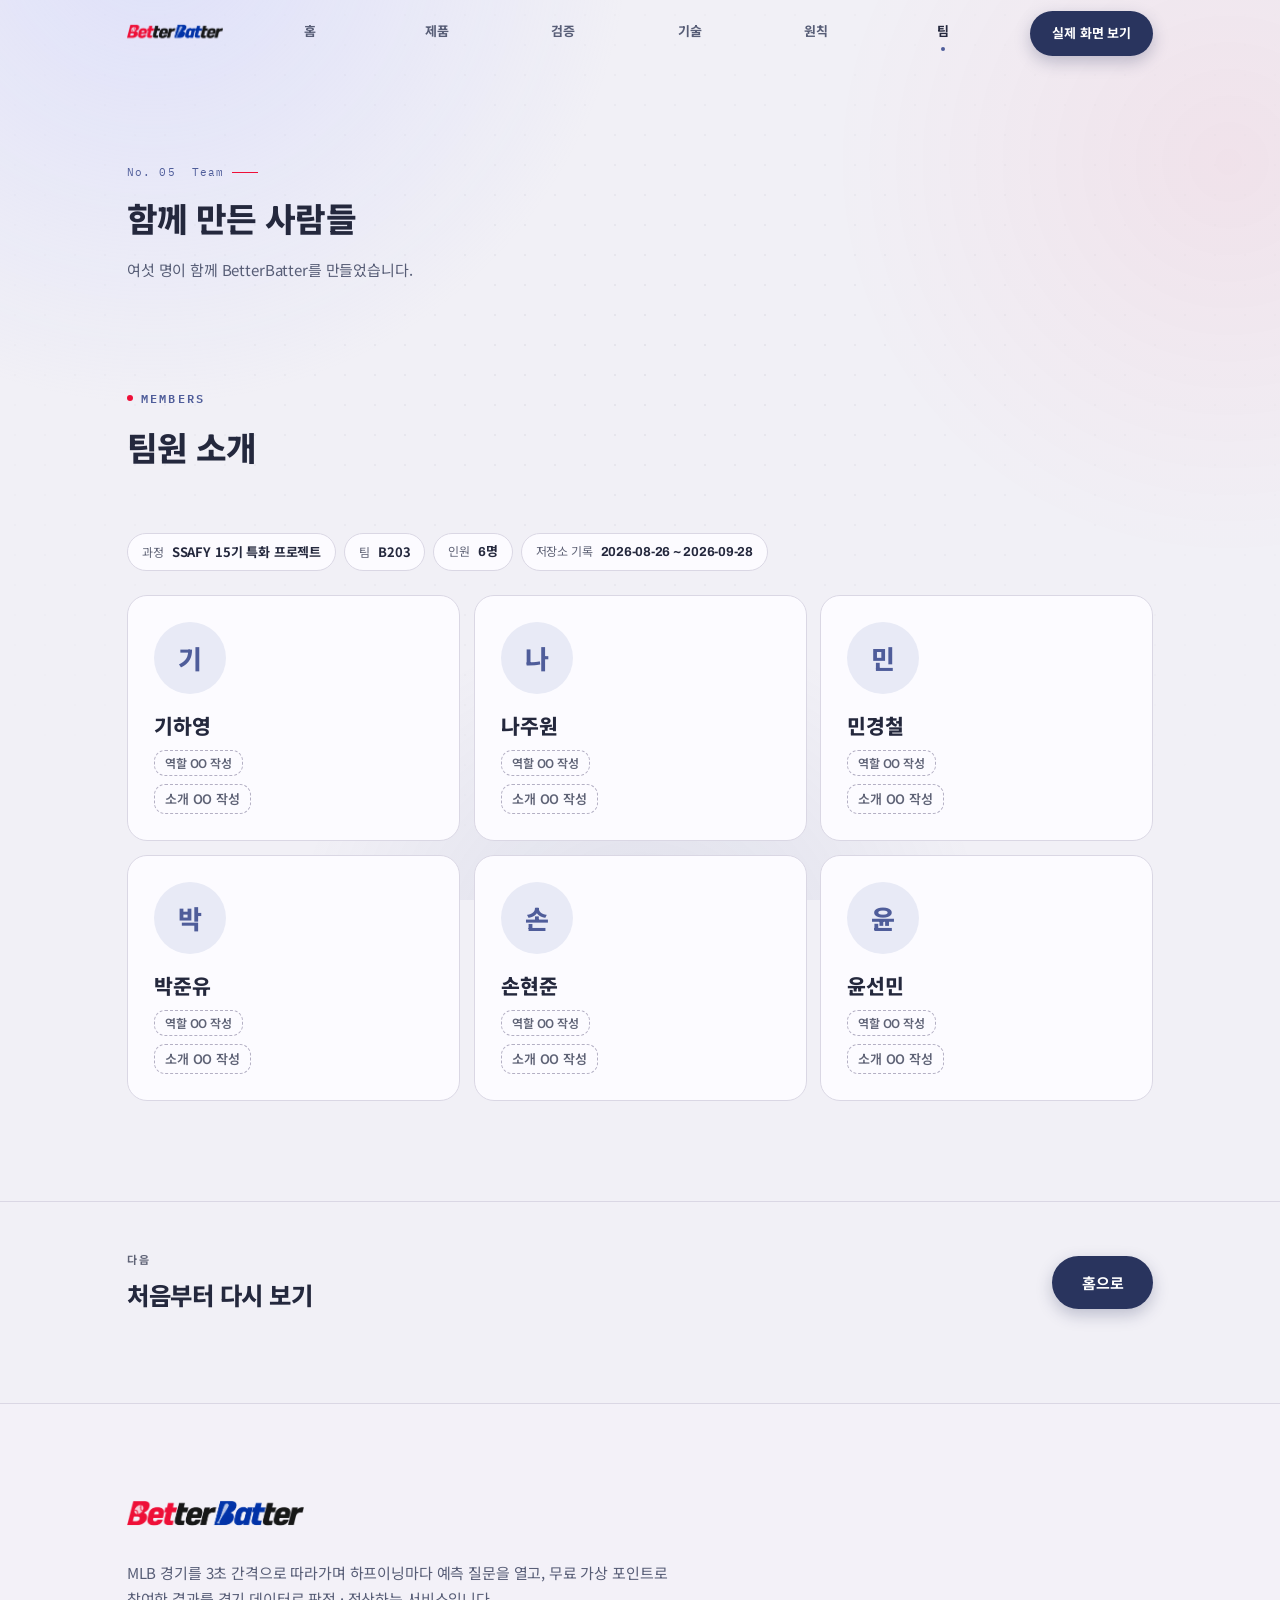
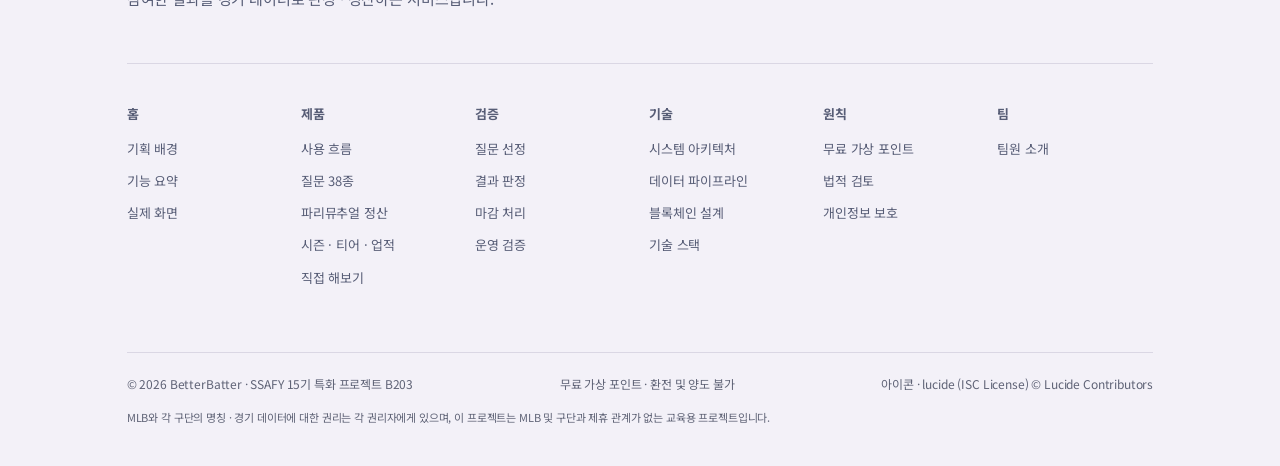
<file: docs/team.html>
<!doctype html>
<html lang="ko">
<head>
  <meta charset="utf-8">
  <meta name="viewport" content="width=device-width, initial-scale=1, viewport-fit=cover">
  <meta name="theme-color" content="#F1F0F6">

  <title>팀 · BetterBatter</title>
  <meta name="description" content="BetterBatter를 만든 SSAFY 15기 특화 프로젝트 B203 팀.">
  <meta name="author" content="BetterBatter · SSAFY 15기 B203">

  <!-- 공유 카드 (Open Graph / Twitter)
       og:image · og:url은 전체 주소여야 한다. GitHub Pages 기본 주소 기준이며,
       주소가 바뀌면 6개 문서의 이 블록을 함께 고친다. -->
  <meta property="og:type" content="website">
  <meta property="og:title" content="팀 · BetterBatter">
  <meta property="og:description" content="BetterBatter를 만든 SSAFY 15기 특화 프로젝트 B203 팀.">
  <meta property="og:site_name" content="BetterBatter">
  <meta property="og:locale" content="ko_KR">
  <meta property="og:url" content="https://seonmin-s2.github.io/betterbatter_landing/team.html">
  <meta property="og:image" content="https://seonmin-s2.github.io/betterbatter_landing/assets/og-image.png">
  <meta property="og:image:width" content="1200">
  <meta property="og:image:height" content="630">
  <meta property="og:image:alt" content="BetterBatter — 구장에서 시작하는 실시간 예측 마켓">
  <meta name="twitter:card" content="summary_large_image">
  <meta name="twitter:image" content="https://seonmin-s2.github.io/betterbatter_landing/assets/og-image.png">

  <link rel="icon" href="assets/brand/favicon-64.png" type="image/png">
  <link rel="apple-touch-icon" href="assets/brand/apple-touch-icon.png">

  <!-- 서체 — 앱(ui/src/styles.css)과 같은 네 가족.
       본문 Noto Sans KR · 라틴 제목과 숫자 Archivo · 스코어 Barlow Condensed · 기록 IBM Plex Mono.
       불러오지 못해도 시스템 서체로 자연스럽게 떨어진다. -->
  <link rel="preconnect" href="https://fonts.googleapis.com">
  <link rel="preconnect" href="https://fonts.gstatic.com" crossorigin>
  <link rel="stylesheet" href="https://fonts.googleapis.com/css2?family=Archivo:wght@500;600;700;800&family=Barlow+Condensed:ital,wght@1,600;1,700;1,800&family=IBM+Plex+Mono:wght@500;600&family=Noto+Sans+KR:wght@400;500;600;700;800&display=swap">

  <!-- ── 스타일 ────────────────────────────────────────────────────
       css/base 는 여섯 페이지가 함께 쓰고, css/pages/<페이지> 는 이 페이지 전용입니다.
       읽는 순서 = 겹치는 순서.
       ------------------------------------------------------------ -->
  <link rel="stylesheet" href="css/base/00-tokens.css">
  <link rel="stylesheet" href="css/base/01-base.css">
  <link rel="stylesheet" href="css/base/02-layout.css">
  <link rel="stylesheet" href="css/base/03-motion.css">
  <link rel="stylesheet" href="css/base/04-components.css">
  <link rel="stylesheet" href="css/base/05-closing.css">
  <link rel="stylesheet" href="css/pages/team/team.css">

  <script type="module" src="js/main.js"></script>

  <!-- 안전장치 ------------------------------------------------------------
       등장 연출([data-reveal])은 처음에 opacity:0이라, JS가 못 돌면
       화면이 빈 채로 남는다. 아래 두 가지로 막는다.
         1) JS 자체가 꺼져 있으면  html에 .js가 안 붙어 → 모두 보임
         2) JS는 켜졌는데 모듈이 실패하면(예: file:// 로 직접 열었을 때)
            1.8초 뒤 .reveal-fallback이 붙어 → 모두 보임
       ※ file:// 에서는 ES 모듈이 CORS로 막힙니다. 로컬 확인은 반드시
         간이 서버로 여세요 (README의 "로컬에서 보기" 참고).
       --------------------------------------------------------------------- -->
  <script>
    document.documentElement.classList.add("js");
    setTimeout(function () {
      var root = document.documentElement;
      if (!root.classList.contains("is-ready")) root.classList.add("reveal-fallback");
    }, 1800);
  </script>
</head>

<body data-page="team">
  <a class="sr-only" href="#main">본문으로 건너뛰기</a>

  <!-- 화면에 고정된 분위기 레이어 (인디고 글로우 + 도트 그리드) -->
  <div class="page-atmosphere" aria-hidden="true"></div>

  <!-- 상단바와 푸터는 js/shared/chrome.js가 js/data/site.js의 NAV로 만든다.
       목차를 고칠 때 페이지 6장을 모두 열지 않도록 한 곳에 모아 두었다. -->
  <header class="site-nav"></header>
  <div class="scroll-progress" aria-hidden="true"></div>

  <main class="page-main" id="main">

    <!-- ══════════════════════════════════════════════════════════
         페이지 머리글
         ══════════════════════════════════════════════════════════ -->
    <section class="page-hero" id="top">
      <div class="shell shell--wide" data-reveal-group="80">
        <p class="page-hero__index" data-reveal="fade">No. 05 &nbsp;Team</p>
        <h1 class="page-hero__title" data-reveal>함께 만든 사람들</h1>
        <p class="page-hero__lead" data-reveal>
          여섯 명이 함께 BetterBatter를 만들었습니다.
        </p>
      </div>
    </section>

    <!-- ══════════════════════════════════════════════════════════
         팀원 소개 — 데이터는 js/pages/team/team.data.js
         역할 · 소개 · 사진은 그 파일에서 채운다
         ══════════════════════════════════════════════════════════ -->
    <section class="section" id="members">
      <div class="shell shell--wide">
        <div class="section-head" data-reveal-group>
          <p class="eyebrow" data-reveal="fade">Members</p>
          <h2 class="section-title" data-reveal>팀원 소개</h2>
        </div>
        <ul class="team__meta" data-reveal="fade" aria-label="팀 정보"></ul>
        <ul class="members"></ul>
      </div>
    </section>

    <!-- ══════════════════════════════════════════════════════════
         다음 페이지로
         ══════════════════════════════════════════════════════════ -->
    <section class="page-next">
      <div class="shell shell--wide">
        <div class="page-next__inner" data-reveal="fade">
          <div>
            <p class="page-next__label">다음</p>
            <p class="page-next__title">처음부터 다시 보기</p>
          </div>
          <a class="btn btn--solid btn--lg" href="index.html">홈으로</a>
        </div>
      </div>
    </section>

  </main>

  <footer class="site-footer"></footer>
</body>
</html>
</file>
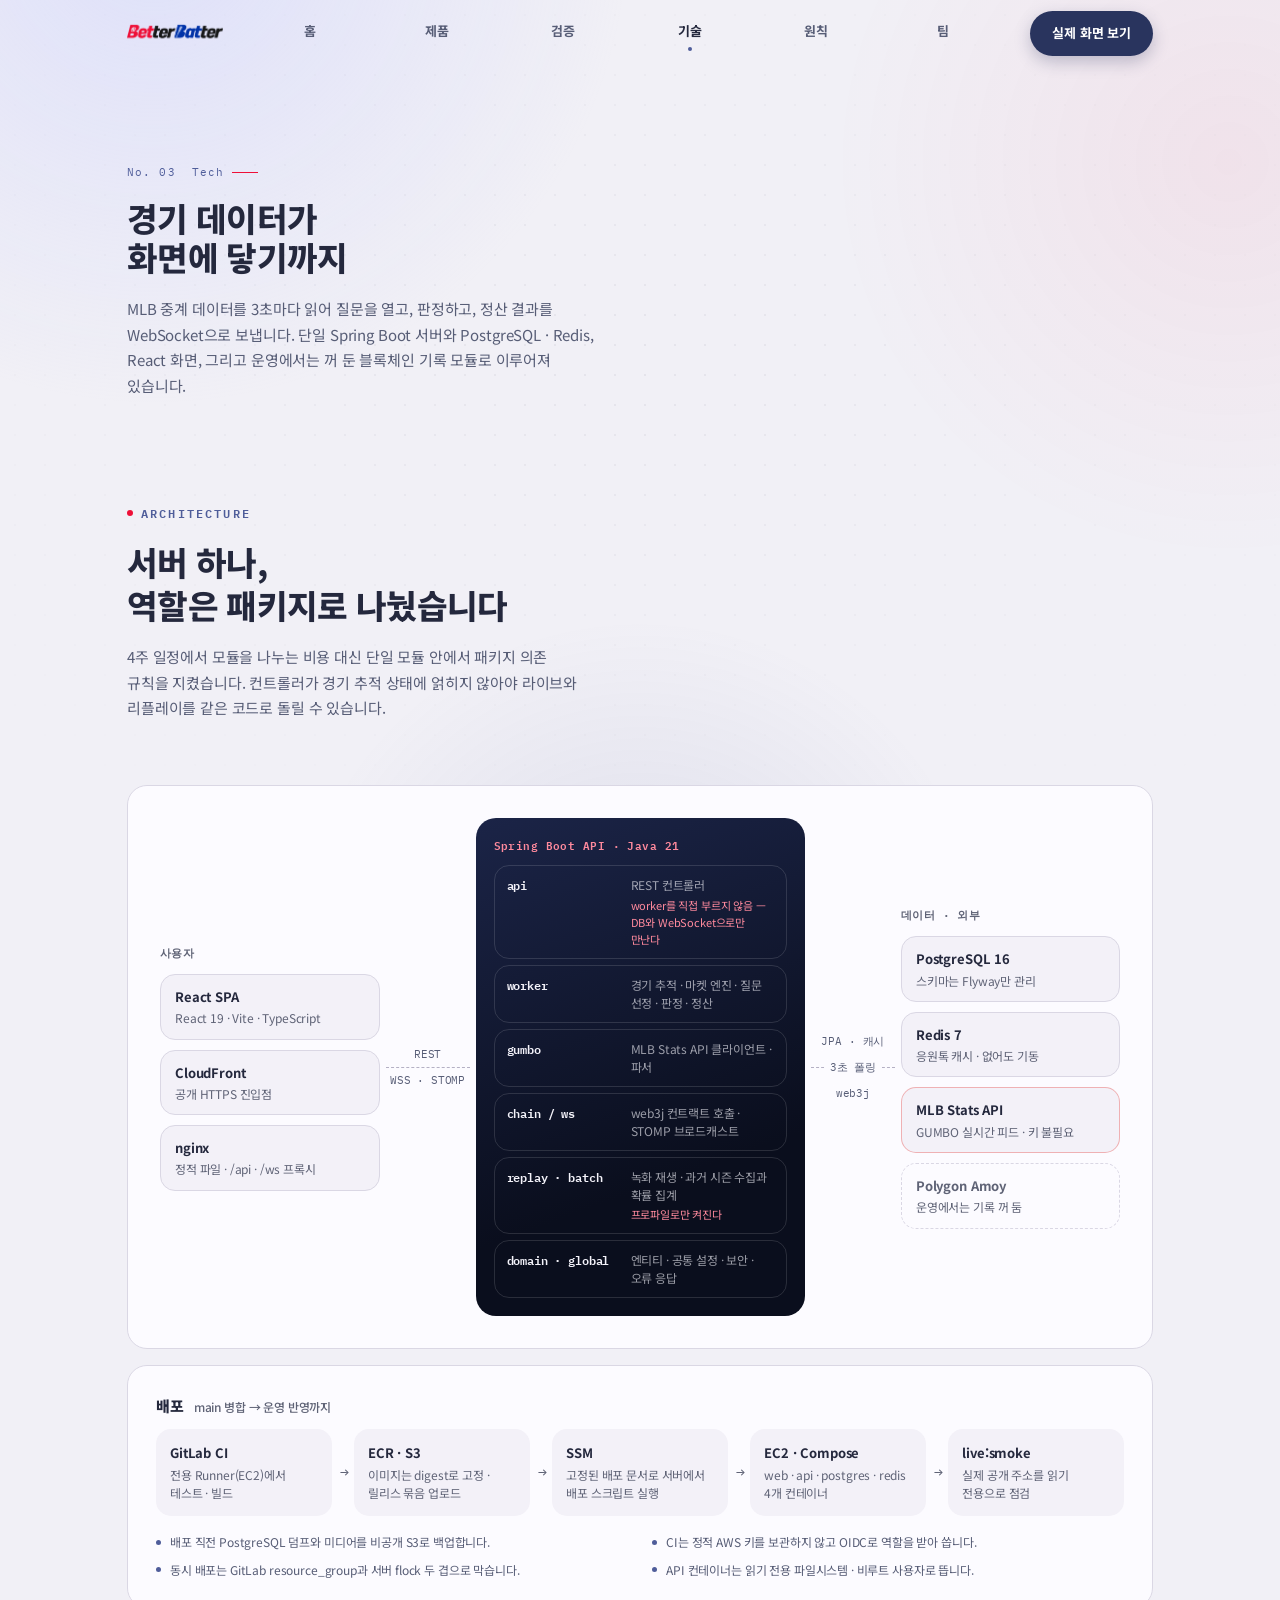
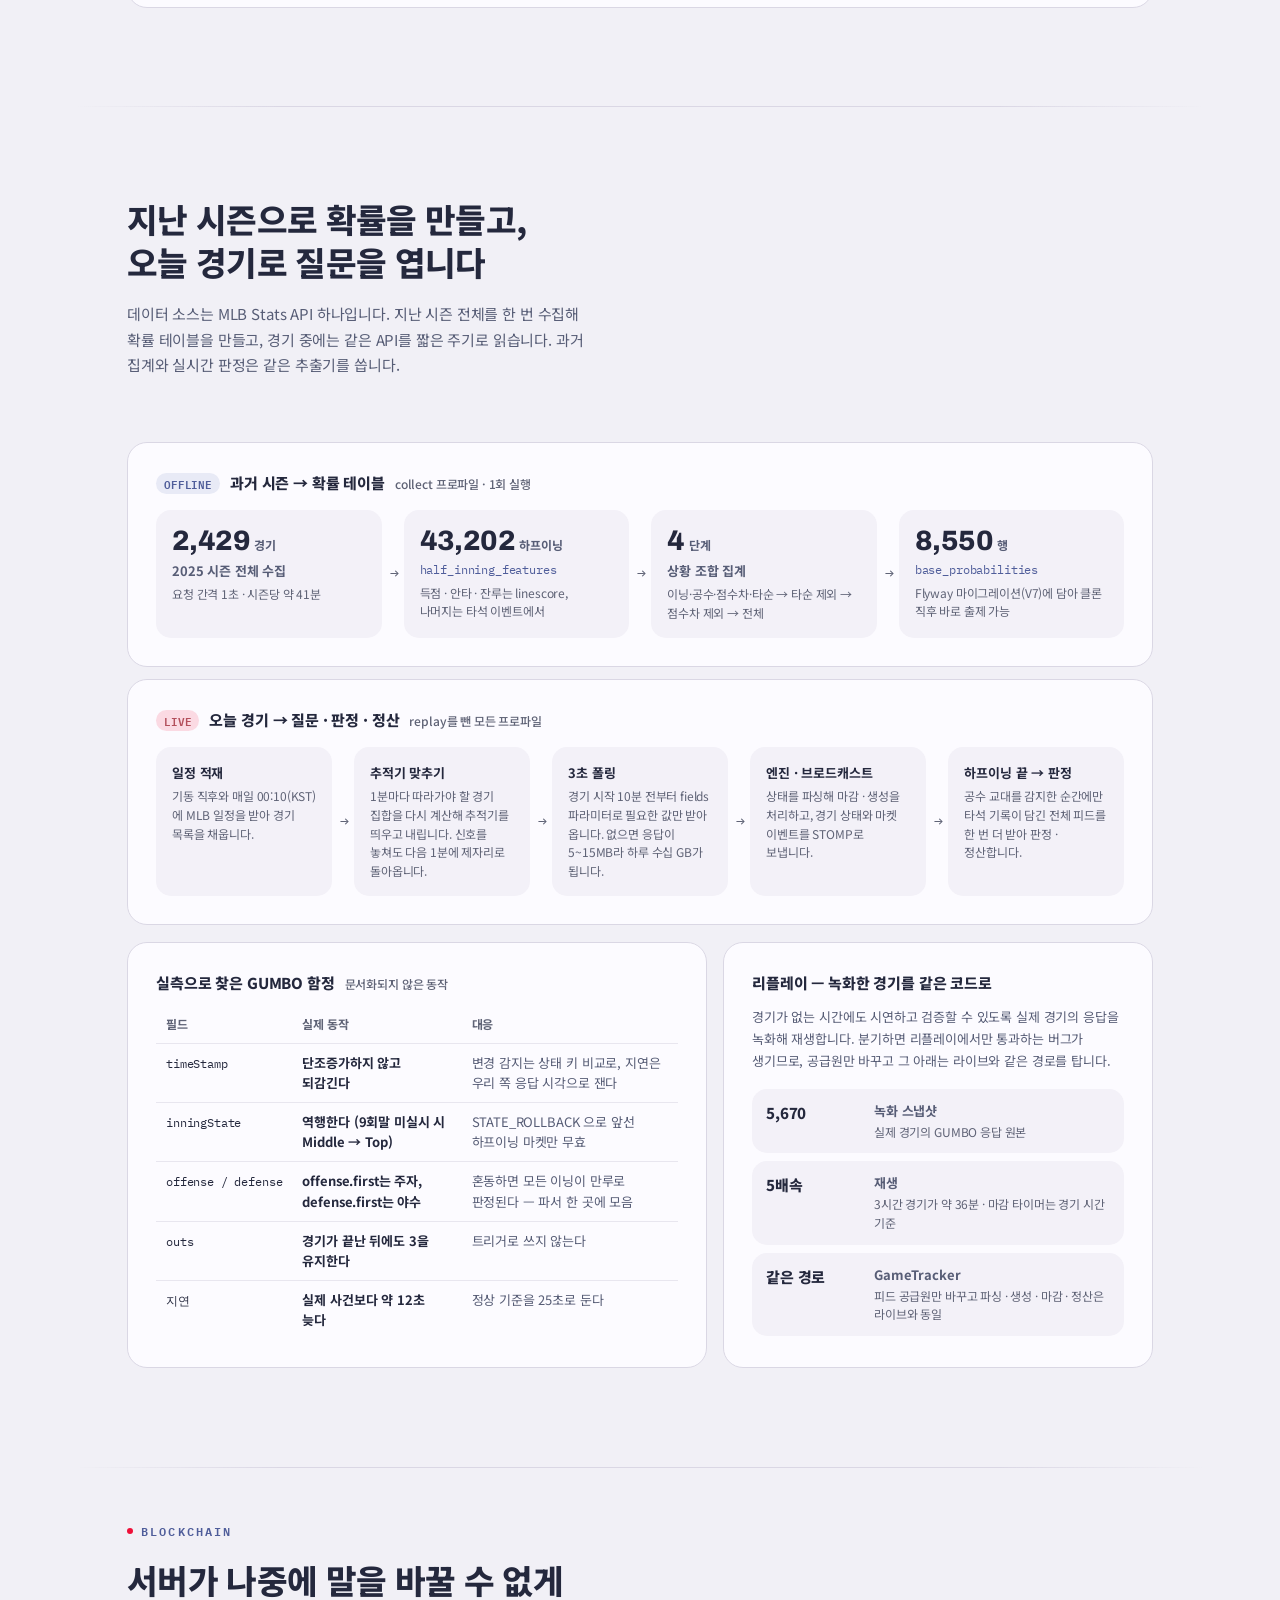
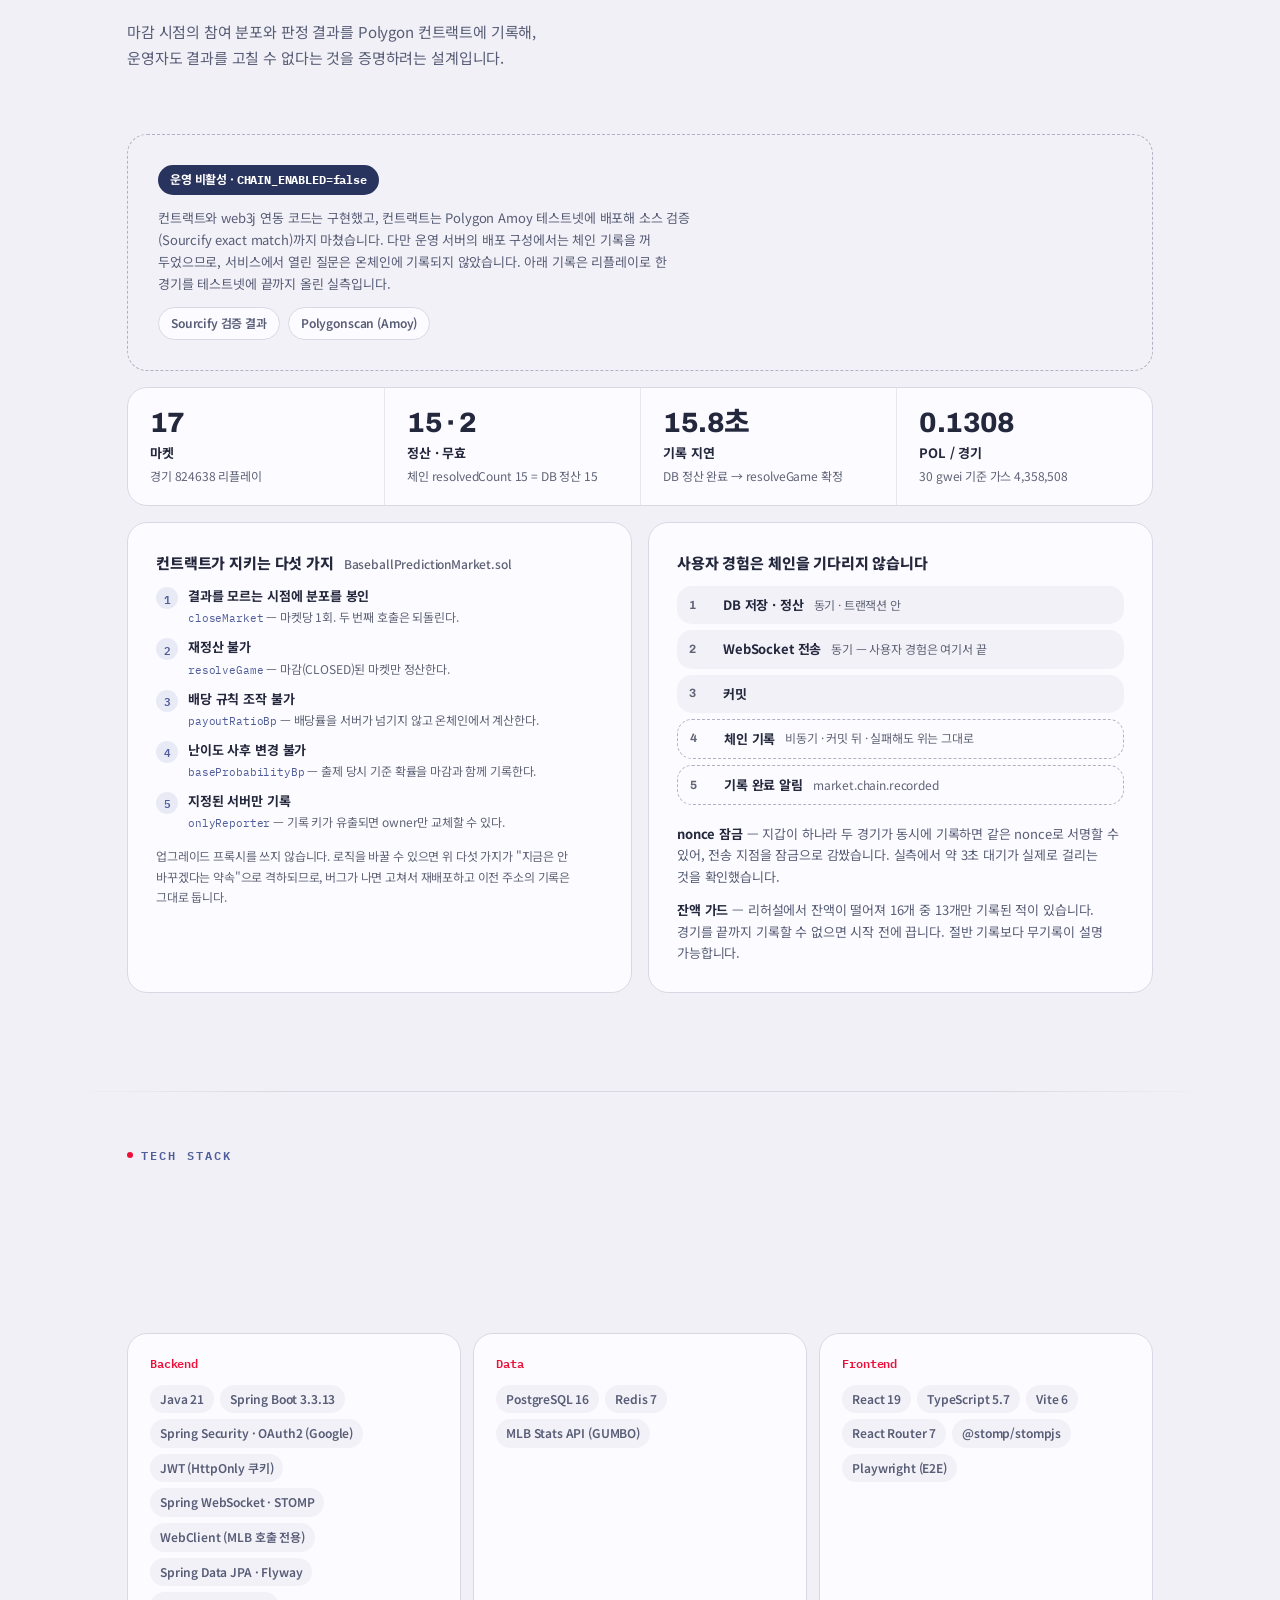
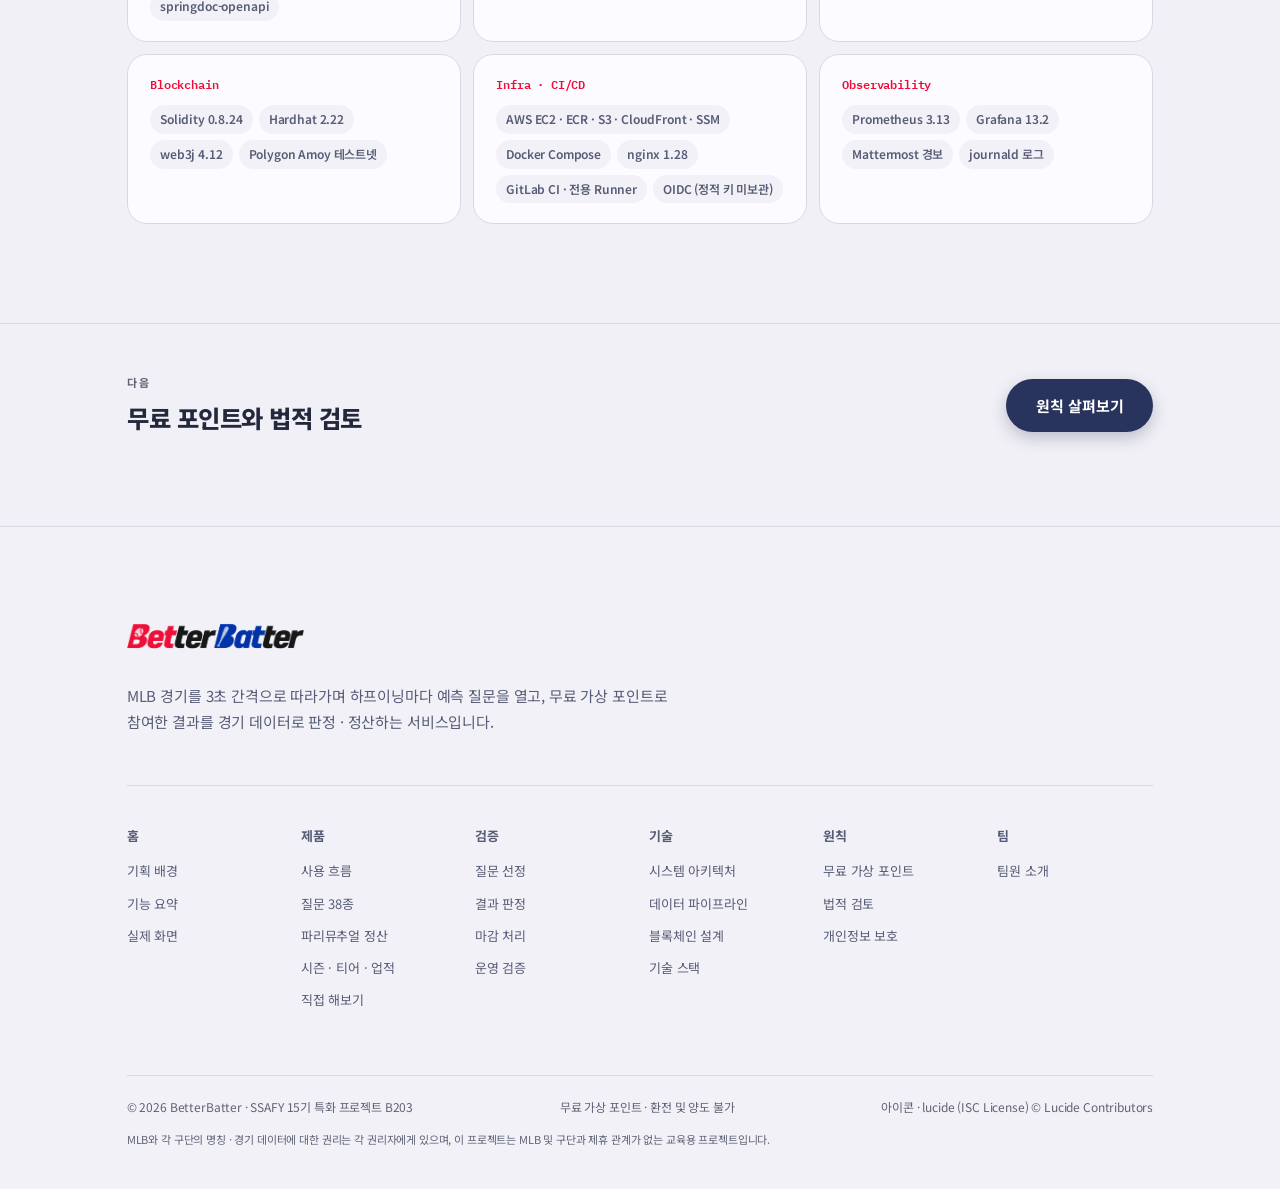
<file: docs/tech.html>
<!doctype html>
<html lang="ko">
<head>
  <meta charset="utf-8">
  <meta name="viewport" content="width=device-width, initial-scale=1, viewport-fit=cover">
  <meta name="theme-color" content="#F1F0F6">

  <title>기술 · BetterBatter</title>
  <meta name="description" content="시스템 아키텍처 · 데이터 파이프라인 · 블록체인 설계 · 기술 스택.">
  <meta name="author" content="BetterBatter · SSAFY 15기 B203">

  <!-- 공유 카드 (Open Graph / Twitter)
       og:image · og:url은 전체 주소여야 한다. GitHub Pages 기본 주소 기준이며,
       주소가 바뀌면 6개 문서의 이 블록을 함께 고친다. -->
  <meta property="og:type" content="website">
  <meta property="og:title" content="기술 · BetterBatter">
  <meta property="og:description" content="시스템 아키텍처 · 데이터 파이프라인 · 블록체인 설계 · 기술 스택.">
  <meta property="og:site_name" content="BetterBatter">
  <meta property="og:locale" content="ko_KR">
  <meta property="og:url" content="https://seonmin-s2.github.io/betterbatter_landing/tech.html">
  <meta property="og:image" content="https://seonmin-s2.github.io/betterbatter_landing/assets/og-image.png">
  <meta property="og:image:width" content="1200">
  <meta property="og:image:height" content="630">
  <meta property="og:image:alt" content="BetterBatter — 구장에서 시작하는 실시간 예측 마켓">
  <meta name="twitter:card" content="summary_large_image">
  <meta name="twitter:image" content="https://seonmin-s2.github.io/betterbatter_landing/assets/og-image.png">

  <link rel="icon" href="assets/brand/favicon-64.png" type="image/png">
  <link rel="apple-touch-icon" href="assets/brand/apple-touch-icon.png">

  <!-- 서체 — 앱(ui/src/styles.css)과 같은 네 가족.
       본문 Noto Sans KR · 라틴 제목과 숫자 Archivo · 스코어 Barlow Condensed · 기록 IBM Plex Mono.
       불러오지 못해도 시스템 서체로 자연스럽게 떨어진다. -->
  <link rel="preconnect" href="https://fonts.googleapis.com">
  <link rel="preconnect" href="https://fonts.gstatic.com" crossorigin>
  <link rel="stylesheet" href="https://fonts.googleapis.com/css2?family=Archivo:wght@500;600;700;800&family=Barlow+Condensed:ital,wght@1,600;1,700;1,800&family=IBM+Plex+Mono:wght@500;600&family=Noto+Sans+KR:wght@400;500;600;700;800&display=swap">

  <!-- ── 스타일 ────────────────────────────────────────────────────
       css/base 는 여섯 페이지가 함께 쓰고, css/pages/<페이지> 는 이 페이지 전용입니다.
       읽는 순서 = 겹치는 순서.
       ------------------------------------------------------------ -->
  <link rel="stylesheet" href="css/base/00-tokens.css">
  <link rel="stylesheet" href="css/base/01-base.css">
  <link rel="stylesheet" href="css/base/02-layout.css">
  <link rel="stylesheet" href="css/base/03-motion.css">
  <link rel="stylesheet" href="css/base/04-components.css">
  <link rel="stylesheet" href="css/base/05-closing.css">
  <link rel="stylesheet" href="css/pages/tech/tech.css">

  <script type="module" src="js/main.js"></script>

  <!-- 안전장치 ------------------------------------------------------------
       등장 연출([data-reveal])은 처음에 opacity:0이라, JS가 못 돌면
       화면이 빈 채로 남는다. 아래 두 가지로 막는다.
         1) JS 자체가 꺼져 있으면  html에 .js가 안 붙어 → 모두 보임
         2) JS는 켜졌는데 모듈이 실패하면(예: file:// 로 직접 열었을 때)
            1.8초 뒤 .reveal-fallback이 붙어 → 모두 보임
       ※ file:// 에서는 ES 모듈이 CORS로 막힙니다. 로컬 확인은 반드시
         간이 서버로 여세요 (README의 "로컬에서 보기" 참고).
       --------------------------------------------------------------------- -->
  <script>
    document.documentElement.classList.add("js");
    setTimeout(function () {
      var root = document.documentElement;
      if (!root.classList.contains("is-ready")) root.classList.add("reveal-fallback");
    }, 1800);
  </script>
</head>

<body data-page="tech">
  <a class="sr-only" href="#main">본문으로 건너뛰기</a>

  <!-- 화면에 고정된 분위기 레이어 (인디고 글로우 + 도트 그리드) -->
  <div class="page-atmosphere" aria-hidden="true"></div>

  <!-- 상단바와 푸터는 js/shared/chrome.js가 js/data/site.js의 NAV로 만든다.
       목차를 고칠 때 페이지 6장을 모두 열지 않도록 한 곳에 모아 두었다. -->
  <header class="site-nav"></header>
  <div class="scroll-progress" aria-hidden="true"></div>

  <main class="page-main" id="main">

    <!-- ══════════════════════════════════════════════════════════
         페이지 머리글
         ══════════════════════════════════════════════════════════ -->
    <section class="page-hero" id="top">
      <div class="shell shell--wide" data-reveal-group="80">
        <p class="page-hero__index" data-reveal="fade">No. 03 &nbsp;Tech</p>
        <h1 class="page-hero__title" data-reveal>경기 데이터가<br>화면에 닿기까지</h1>
        <p class="page-hero__lead" data-reveal>
          MLB 중계 데이터를 3초마다 읽어 질문을 열고, 판정하고, 정산 결과를 WebSocket으로 보냅니다.
          단일 Spring Boot 서버와 PostgreSQL · Redis, React 화면, 그리고 운영에서는 꺼 둔 블록체인 기록 모듈로 이루어져 있습니다.
        </p>
      </div>
    </section>

    <!-- ══════════════════════════════════════════════════════════
         시스템 아키텍처 — 그림은 HTML/CSS 로만 그린다
         ══════════════════════════════════════════════════════════ -->
    <section class="section" id="architecture">
      <div class="shell shell--wide">
        <div class="section-head" data-reveal-group>
          <p class="eyebrow" data-reveal="fade">Architecture</p>
          <h2 class="section-title" data-reveal>서버 하나,<br>역할은 패키지로 나눴습니다</h2>
          <p class="section-lead" data-reveal>
            4주 일정에서 모듈을 나누는 비용 대신 단일 모듈 안에서 패키지 의존 규칙을 지켰습니다.
            컨트롤러가 경기 추적 상태에 얽히지 않아야 라이브와 리플레이를 같은 코드로 돌릴 수 있습니다.
          </p>
        </div>

        <div class="arch" data-reveal role="img"
             aria-label="브라우저가 CloudFront와 nginx를 거쳐 Spring Boot API에 REST와 STOMP WebSocket으로 연결되고, API는 PostgreSQL과 Redis를 쓰며 MLB Stats API를 3초마다 폴링한다. Polygon Amoy 기록은 운영에서 꺼져 있다">
          <div class="arch__col">
            <p class="arch__label">사용자</p>
            <div class="arch__box"><b>React SPA</b><small>React 19 · Vite · TypeScript</small></div>
            <div class="arch__box"><b>CloudFront</b><small>공개 HTTPS 진입점</small></div>
            <div class="arch__box"><b>nginx</b><small>정적 파일 · /api · /ws 프록시</small></div>
          </div>
          <div class="arch__link"><span>REST</span><span>WSS · STOMP</span></div>
          <div class="arch__core">
            <p class="arch__label">Spring Boot API · Java 21</p>
            <ul class="arch__packages"></ul>
          </div>
          <div class="arch__link"><span>JPA · 캐시</span><span>3초 폴링</span><span>web3j</span></div>
          <div class="arch__col">
            <p class="arch__label">데이터 · 외부</p>
            <div class="arch__box"><b>PostgreSQL 16</b><small>스키마는 Flyway만 관리</small></div>
            <div class="arch__box"><b>Redis 7</b><small>응원톡 캐시 · 없어도 기동</small></div>
            <div class="arch__box is-ext"><b>MLB Stats API</b><small>GUMBO 실시간 피드 · 키 불필요</small></div>
            <div class="arch__box is-off"><b>Polygon Amoy</b><small>운영에서는 기록 꺼 둠</small></div>
          </div>
        </div>

        <div class="deploy" data-reveal>
          <p class="panel__title">배포 <small>main 병합 → 운영 반영까지</small></p>
          <ol class="deploy__flow">
            <li><b>GitLab CI</b><small>전용 Runner(EC2)에서 테스트 · 빌드</small></li>
            <li><b>ECR · S3</b><small>이미지는 digest로 고정 · 릴리스 묶음 업로드</small></li>
            <li><b>SSM</b><small>고정된 배포 문서로 서버에서 배포 스크립트 실행</small></li>
            <li><b>EC2 · Compose</b><small>web · api · postgres · redis 4개 컨테이너</small></li>
            <li><b>live:smoke</b><small>실제 공개 주소를 읽기 전용으로 점검</small></li>
          </ol>
          <ul class="deploy__notes">
            <li>배포 직전 PostgreSQL 덤프와 미디어를 비공개 S3로 백업합니다.</li>
            <li>CI는 정적 AWS 키를 보관하지 않고 OIDC로 역할을 받아 씁니다.</li>
            <li>동시 배포는 GitLab resource_group과 서버 flock 두 겹으로 막습니다.</li>
            <li>API 컨테이너는 읽기 전용 파일시스템 · 비루트 사용자로 뜹니다.</li>
          </ul>
        </div>
      </div>
    </section>

    <!-- ══════════════════════════════════════════════════════════
         데이터 파이프라인
         ══════════════════════════════════════════════════════════ -->
    <section class="section" id="pipeline">
      <div class="shell shell--wide">
        <div class="section-head" data-reveal-group>
          <p class="eyebrow" data-reveal="fade">Data Pipeline</p>
          <h2 class="section-title" data-reveal>지난 시즌으로 확률을 만들고,<br>오늘 경기로 질문을 엽니다</h2>
          <p class="section-lead" data-reveal>
            데이터 소스는 MLB Stats API 하나입니다. 지난 시즌 전체를 한 번 수집해 확률 테이블을 만들고,
            경기 중에는 같은 API를 짧은 주기로 읽습니다. 과거 집계와 실시간 판정은 같은 추출기를 씁니다.
          </p>
        </div>

        <div class="lane" data-reveal>
          <p class="lane__title"><span>OFFLINE</span>과거 시즌 → 확률 테이블 <small>collect 프로파일 · 1회 실행</small></p>
          <ol class="lane__steps lane__steps--offline"></ol>
        </div>

        <div class="lane lane--live" data-reveal>
          <p class="lane__title"><span>LIVE</span>오늘 경기 → 질문 · 판정 · 정산 <small>replay를 뺀 모든 프로파일</small></p>
          <ol class="lane__steps lane__steps--live"></ol>
        </div>

        <div class="pipeline__grid">
          <div class="panel" data-reveal>
            <p class="panel__title">실측으로 찾은 GUMBO 함정 <small>문서화되지 않은 동작</small></p>
            <div class="table-scroll">
              <table class="data-table data-table--compact data-table--stack">
                <thead><tr><th scope="col">필드</th><th scope="col">실제 동작</th><th scope="col">대응</th></tr></thead>
                <tbody class="pipeline__pitfalls"></tbody>
              </table>
            </div>
          </div>
          <div class="panel" data-reveal>
            <p class="panel__title">리플레이 — 녹화한 경기를 같은 코드로</p>
            <p class="panel__body">
              경기가 없는 시간에도 시연하고 검증할 수 있도록 실제 경기의 응답을 녹화해 재생합니다.
              분기하면 리플레이에서만 통과하는 버그가 생기므로, 공급원만 바꾸고 그 아래는 라이브와 같은 경로를 탑니다.
            </p>
            <ul class="replay__facts"></ul>
          </div>
        </div>
      </div>
    </section>

    <!-- ══════════════════════════════════════════════════════════
         블록체인 설계 — 운영에서는 꺼져 있음을 먼저 밝힌다
         ══════════════════════════════════════════════════════════ -->
    <section class="section" id="chain">
      <div class="shell shell--wide">
        <div class="section-head" data-reveal-group>
          <p class="eyebrow" data-reveal="fade">Blockchain</p>
          <h2 class="section-title" data-reveal>서버가 나중에 말을 바꿀 수 없게</h2>
          <p class="section-lead" data-reveal>
            마감 시점의 참여 분포와 판정 결과를 Polygon 컨트랙트에 기록해, 운영자도 결과를 고칠 수 없다는 것을 증명하려는 설계입니다.
          </p>
        </div>

        <div class="chain__status" data-reveal>
          <p class="chain__status-badge">운영 비활성 · <code>CHAIN_ENABLED=false</code></p>
          <p class="chain__status-body">
            컨트랙트와 web3j 연동 코드는 구현했고, 컨트랙트는 Polygon Amoy 테스트넷에 배포해 소스 검증(Sourcify exact match)까지 마쳤습니다.
            다만 운영 서버의 배포 구성에서는 체인 기록을 꺼 두었으므로, 서비스에서 열린 질문은 온체인에 기록되지 않았습니다.
            아래 기록은 리플레이로 한 경기를 테스트넷에 끝까지 올린 실측입니다.
          </p>
          <div class="chain__links">
            <a class="chip" href="https://repo.sourcify.dev/80002/0x2AFd940869f1Ec99784D9291FDa492a4D5e9b5fB/" target="_blank" rel="noopener">Sourcify 검증 결과</a>
            <a class="chip" href="https://amoy.polygonscan.com/address/0x2AFd940869f1Ec99784D9291FDa492a4D5e9b5fB" target="_blank" rel="noopener">Polygonscan (Amoy)</a>
          </div>
        </div>

        <ul class="chain__run" data-reveal aria-label="2026-09-01 리플레이 한 경기 온체인 기록 실측"></ul>

        <div class="chain__grid">
          <div class="panel" data-reveal>
            <p class="panel__title">컨트랙트가 지키는 다섯 가지 <small>BaseballPredictionMarket.sol</small></p>
            <ol class="chain__guarantees"></ol>
            <p class="panel__foot">
              업그레이드 프록시를 쓰지 않습니다. 로직을 바꿀 수 있으면 위 다섯 가지가 "지금은 안 바꾸겠다는 약속"으로 격하되므로,
              버그가 나면 고쳐서 재배포하고 이전 주소의 기록은 그대로 둡니다.
            </p>
          </div>
          <div class="panel" data-reveal>
            <p class="panel__title">사용자 경험은 체인을 기다리지 않습니다</p>
            <ol class="chain__order"></ol>
            <ul class="point-list chain__notes">
              <li><b>nonce 잠금</b> — 지갑이 하나라 두 경기가 동시에 기록하면 같은 nonce로 서명할 수 있어, 전송 지점을 잠금으로 감쌌습니다. 실측에서 약 3초 대기가 실제로 걸리는 것을 확인했습니다.</li>
              <li><b>잔액 가드</b> — 리허설에서 잔액이 떨어져 16개 중 13개만 기록된 적이 있습니다. 경기를 끝까지 기록할 수 없으면 시작 전에 끕니다. 절반 기록보다 무기록이 설명 가능합니다.</li>
            </ul>
          </div>
        </div>
      </div>
    </section>

    <!-- ══════════════════════════════════════════════════════════
         기술 스택
         ══════════════════════════════════════════════════════════ -->
    <section class="section" id="stacks">
      <div class="shell shell--wide">
        <div class="section-head" data-reveal-group>
          <p class="eyebrow" data-reveal="fade">Tech Stack</p>
          <h2 class="section-title" data-reveal>기술 스택</h2>
          <p class="section-lead" data-reveal>
            버전은 저장소의 빌드 설정과 배포 문서 기준입니다.
          </p>
        </div>
        <div class="stacks" data-reveal></div>
      </div>
    </section>

    <!-- ══════════════════════════════════════════════════════════
         다음 페이지로
         ══════════════════════════════════════════════════════════ -->
    <section class="page-next">
      <div class="shell shell--wide">
        <div class="page-next__inner" data-reveal="fade">
          <div>
            <p class="page-next__label">다음</p>
            <p class="page-next__title">무료 포인트와 법적 검토</p>
          </div>
          <a class="btn btn--solid btn--lg" href="principles.html">원칙 살펴보기</a>
        </div>
      </div>
    </section>

  </main>

  <footer class="site-footer"></footer>
</body>
</html>
</file>
<file: css/base/00-tokens.css>
/* ==========================================================================
   00-tokens.css — BetterBatter 랜딩 디자인 토큰
   --------------------------------------------------------------------------
   단일 출처
     · 앱 색 · 서체    ui/src/styles.css (:root)
     · 소개 화면 색    ui/src/landing.css (.bbl — ink · paper · coral · gold)
     · 브랜드 원색     ui/public/brand/better-batter-wordmark.webp 에서 추출
   앱 값을 그대로 가져오고, 랜딩 전용(넓은 화면 · 큰 타이포)만 뒤에 덧붙였다.

   ⚠️ 색을 바꾸려면 여기 [1] 원색 블록만 고치면 화면 전체가 따라온다.
      HEX를 다른 파일에 직접 쓰지 않는다 — 반드시 var(--...)를 경유한다.
   ========================================================================== */

:root {
  /* ------------------------------------------------------------------
     [1] 원색 — 팔레트의 원본
     ------------------------------------------------------------------ */
  /* 로고 3색 (워드마크에서 추출). 로고 전용이라 보정하지 않는다. */
  --brand-red: #ee0f38;
  --brand-blue: #0033a8;
  --brand-black: #171717;

  /* 앱 (styles.css) */
  --app-bg: #f1f0f6;
  --app-surface: #fcfbff;
  --app-surface-2: #f3f1f8;
  --app-surface-3: #e4e2ec;
  --app-line: #dad7e4;
  --app-line-strong: #b4b0c4;
  --app-text: #24283d;
  --app-soft: #575d76;
  --app-muted: #747990;
  --app-accent: #4f5d9a;
  --app-accent-deep: #e8eaf6;
  --app-nav: #29345e;
  --app-highlight: #c8ceff;
  --app-success: #3f7466;
  --app-danger: #b34f5b;

  /* 소개 화면 (landing.css) — 어두운 무대와 마켓 톤 */
  --stage-ink: #0a0e1d;
  --stage-ink-2: #111834;
  --stage-ink-3: #1b2447;
  --tone-coral: #e8635f;
  --tone-lav: #8b95e0;
  --tone-gold: #f2b33d;
  --tone-turf: #4e7f52;

  /* ------------------------------------------------------------------
     [2] 역할 기반 컬러 — 실제 마크업은 이 이름만 쓴다
     ------------------------------------------------------------------ */
  --color-primary: var(--app-accent);
  --color-primary-strong: var(--app-nav);
  --color-primary-soft: var(--app-highlight);
  --color-primary-faint: var(--app-accent-deep);

  /* 흰 글씨를 얹는 채워진 버튼 — 앱 네이비 (흰 글씨 대비 12.0:1) */
  --color-action: var(--app-nav);
  --color-action-hover: #1f284b;
  --color-action-disabled: #c9cbe0;

  /* 강조 한 점 — 로고 레드. 면이 아니라 선 · 점 · 형광펜에만 쓴다 */
  --color-signal: var(--brand-red);
  --color-signal-soft: rgba(238, 15, 56, 0.14);

  --color-background: var(--app-bg);
  --color-surface: var(--app-surface);
  --color-surface-tint: var(--app-surface-2);
  --color-surface-sunken: var(--app-surface-3);
  --color-scrim: rgba(10, 14, 29, 0.5);

  --color-border: var(--app-line);
  --color-border-strong: var(--app-line-strong);
  --color-divider: #e8e6ef;

  --color-text-primary: var(--app-text);
  --color-text-secondary: var(--app-soft);
  /* 앱의 --muted(#747990)는 배경 위 3.8:1이라 작은 글씨 기준(4.5:1)에 못 미친다.
     랜딩은 11~12px 고지 문구에 이 색을 쓰므로 같은 계열로 한 단계 어둡게 둔다 (5.25:1). */
  --color-text-tertiary: #5f6376;
  --color-text-accent: var(--app-accent);
  --color-text-on-primary: #ffffff;

  --color-success: var(--app-success);
  --color-danger: var(--app-danger);

  /* 어두운 무대 위 글자 (히어로 · 라이브 장면) */
  --color-stage: var(--stage-ink);
  --color-on-stage: #f4f3fa;
  --color-on-stage-dim: rgba(244, 243, 250, 0.62);
  --color-on-stage-line: rgba(255, 255, 255, 0.13);
  --color-signal-on-stage: #ff8a9d; /* 어두운 무대 위 LIVE 글자 — 로고 레드를 밝혀 대비 확보 */

  /* 마켓 카드 톤 — 서버 응답의 tone 값(coral · blue · green · gold)과 1:1 */
  --market-coral: var(--tone-coral);
  --market-blue: var(--tone-lav);
  --market-green: var(--tone-turf);
  --market-gold: var(--tone-gold);

  /* YES / NO — 앱 투표 카드와 같은 두 색 */
  --vote-yes: var(--app-accent);
  --vote-no: var(--app-danger);

  /* ------------------------------------------------------------------
     [3] 타이포그래피 — 앱과 같은 세 서체
        본문 Noto Sans KR · 라틴 제목과 숫자 Archivo · 기록 IBM Plex Mono
     ------------------------------------------------------------------ */
  --font-family: "Noto Sans KR", system-ui, -apple-system, "Apple SD Gothic Neo", "Malgun Gothic", sans-serif;
  --font-display: "Archivo", "Noto Sans KR", sans-serif;
  --font-mono: "IBM Plex Mono", ui-monospace, "SFMono-Regular", Menlo, Consolas, monospace;

  /* 앱 스케일 (styles.css의 --type-*) */
  --font-title: 20px;
  --font-heading: 17px;
  --font-body: 15px;
  --font-label: 13px;
  --font-caption: 12px;
  --font-micro: 11px;

  /* 랜딩 전용 — 뷰포트 반응형(clamp) */
  --font-hero: clamp(34px, 4.6vw, 62px);
  --font-section: clamp(24px, 2.6vw, 36px);
  --font-lead: clamp(15px, 1.1vw, 17px);
  --font-eyebrow: 12px;

  --leading-tight: 1.28;
  --leading-normal: 1.55;
  --leading-relaxed: 1.7;
  --tracking-tight: -0.02em;
  --tracking-normal: -0.01em;
  --tracking-eyebrow: 0.18em;

  /* ------------------------------------------------------------------
     [4] 형태 · 깊이 — 앱 --radius(11px) 기준
     ------------------------------------------------------------------ */
  --radius-xs: 7px;
  --radius-sm: 11px;
  --radius-md: 15px;
  --radius-lg: 20px;
  --radius-xl: 26px;
  --radius-pill: 999px;

  /* 그림자 기준색 — 앱 잉크(#24283d) 계열 */
  --shadow-xs: 0 1px 2px rgba(36, 40, 61, 0.06);
  --shadow-card: 0 1px 2px rgba(36, 40, 61, 0.05), 0 4px 14px rgba(36, 40, 61, 0.07);
  --shadow-raised: 0 2px 4px rgba(36, 40, 61, 0.06), 0 10px 24px rgba(36, 40, 61, 0.09);
  --shadow-float: 0 4px 8px rgba(36, 40, 61, 0.07), 0 18px 40px rgba(36, 40, 61, 0.14);
  --shadow-action: 0 6px 16px rgba(41, 52, 94, 0.26);

  /* ------------------------------------------------------------------
     [5] 모션
     ------------------------------------------------------------------ */
  --duration-fast: 130ms;
  --duration-base: 220ms;
  --duration-slow: 360ms;
  --duration-reveal: 760ms;
  --ease-out: cubic-bezier(0.22, 1, 0.36, 1);
  --ease-spring: cubic-bezier(0.34, 1.4, 0.64, 1);

  /* ------------------------------------------------------------------
     [6] 랜딩 레이아웃
     ------------------------------------------------------------------ */
  --shell-max: 1000px;      /* 본문 최대 폭 */
  --shell-wide: 1180px;     /* 넓게 쓰는 블록(그리드 · 화면 · 영상) */
  --shell-pad: clamp(20px, 6vw, 96px);
  --section-gap: clamp(88px, 11vh, 168px);
  --nav-height: 68px;
}

/* 애니메이션 최소화를 요청한 사용자에게는 전환 효과를 걷어낸다. */
@media (prefers-reduced-motion: reduce) {
  :root {
    --duration-fast: 0ms;
    --duration-base: 0ms;
    --duration-slow: 0ms;
    --duration-reveal: 0ms;
  }
}
</file>
<file: css/base/01-base.css>
/* ==========================================================================
   01-base.css — 리셋 · 타이포 기본값 · 공통 텍스트 요소
   ========================================================================== */

*,
*::before,
*::after {
  box-sizing: border-box;
}

html {
  scroll-behavior: smooth;
  /* 앵커 이동 시 고정 상단바에 제목이 가리지 않게 */
  scroll-padding-top: calc(var(--nav-height) + 16px);
  -webkit-text-size-adjust: 100%;

  /* 등장 전 좌우로 밀어 둔 요소([data-reveal="right"] 등)가
     잠깐 가로 스크롤을 만드는 것을 막는다.
     hidden이 아니라 clip을 쓰는 이유: hidden은 스크롤 컨테이너를 만들어
     position: sticky와 scroll-padding-top이 함께 깨진다. */
  overflow-x: clip;
}

@media (prefers-reduced-motion: reduce) {
  html {
    scroll-behavior: auto;
  }
}

body {
  margin: 0;
  background: var(--color-background);
  color: var(--color-text-primary);
  font-family: var(--font-family);
  font-size: var(--font-body);
  line-height: var(--leading-normal);
  letter-spacing: var(--tracking-normal);
  word-break: keep-all;
  -webkit-font-smoothing: antialiased;
  -moz-osx-font-smoothing: grayscale;
  overflow-x: hidden;
}

/* 메뉴 시트가 열려 있는 동안 배경 스크롤 잠금 */
body.is-locked {
  overflow: hidden;
}

h1,
h2,
h3,
h4,
p,
figure,
blockquote {
  margin: 0;
}

ul,
ol {
  margin: 0;
  padding: 0;
  list-style: none;
}

img,
svg,
video {
  display: block;
  max-width: 100%;
}

/* hidden 속성이 항상 이기게 한다.
   .btn처럼 display를 지정한 클래스가 붙으면 브라우저 기본 [hidden] 규칙이
   밀려나서, 주소가 없어 감춘 버튼이 그대로 보이는 문제가 있다. */
[hidden] {
  display: none !important;
}

a {
  color: inherit;
  text-decoration: none;
}

button {
  font: inherit;
  color: inherit;
  background: none;
  border: 0;
  padding: 0;
  cursor: pointer;
}

/* 키보드 포커스 표시 — outline은 요소의 모서리 곡률을 그대로 따라간다 */
:where(a, button, [tabindex]):focus-visible {
  outline: 2px solid var(--color-primary);
  outline-offset: 2px;
}

::selection {
  background: var(--color-primary-soft);
  color: var(--color-text-primary);
}

/* --------------------------------------------------------------------------
   공통 타이포 유틸 — 섹션마다 반복되는 3종 세트
   -------------------------------------------------------------------------- */

.eyebrow {
  display: inline-flex;
  align-items: center;
  gap: 8px;
  margin: 0 0 18px;
  font-family: var(--font-mono);
  font-size: var(--font-eyebrow);
  font-weight: 600;
  letter-spacing: var(--tracking-eyebrow);
  text-transform: uppercase;
  color: var(--color-text-accent);
}

/* 로고 레드 한 점 — 섹션 표지 */
.eyebrow::before {
  content: "";
  width: 6px;
  height: 6px;
  border-radius: 50%;
  background: var(--color-signal);
}

.section-title {
  font-size: var(--font-section);
  font-weight: 800;
  line-height: var(--leading-tight);
  letter-spacing: var(--tracking-tight);
  color: var(--color-text-primary);
  text-wrap: balance;
}

.section-lead {
  margin-top: 18px;
  max-width: 58ch;
  font-size: var(--font-lead);
  line-height: var(--leading-relaxed);
  color: var(--color-text-secondary);
  text-wrap: pretty;
}

.accent {
  color: var(--color-text-accent);
}

/* 형광펜 — 앱의 하이라이트(#c8ceff)와 같은 인상 */
.mark {
  background: linear-gradient(
    to top,
    var(--color-primary-soft) 0 40%,
    transparent 40% 100%
  );
  padding: 0 2px;
}

.mono {
  font-family: var(--font-mono);
  font-size: 0.88em;
  letter-spacing: 0;
}

/* 숫자 · 라틴 제목 — 앱의 스코어보드와 같은 서체 */
.num {
  font-family: var(--font-display);
  font-variant-numeric: tabular-nums;
  letter-spacing: -0.02em;
}

/* 스크린리더 전용 — 시각적으로 감추되 접근성 트리에는 남긴다 */
.sr-only {
  position: absolute;
  width: 1px;
  height: 1px;
  padding: 0;
  margin: -1px;
  overflow: hidden;
  clip: rect(0 0 0 0);
  clip-path: inset(50%);
  white-space: nowrap;
  border: 0;
}
</file>
<file: css/base/02-layout.css>
/* ==========================================================================
   02-layout.css — 페이지 골격
   상단바 / 스크롤 진행바 / 섹션 셸 / 배경 분위기 / 푸터
   ========================================================================== */

/* --------------------------------------------------------------------------
   페이지 배경 — 스크롤과 무관하게 화면에 고정된 분위기 레이어
   섹션마다 배경색을 다르게 칠하는 대신, 앱 인디고와 로고 레드를 아주 옅게 깔아
   전체가 하나의 면으로 이어지게 한다.
   -------------------------------------------------------------------------- */
.page-atmosphere {
  position: fixed;
  inset: 0;
  z-index: 0;
  pointer-events: none;
  background:
    radial-gradient(60vw 60vw at 12% -8%, rgba(200, 206, 255, 0.46), transparent 62%),
    radial-gradient(52vw 52vw at 96% 18%, rgba(238, 15, 56, 0.06), transparent 60%),
    radial-gradient(46vw 46vw at 50% 108%, rgba(79, 93, 154, 0.12), transparent 60%);
}

/* 아주 옅은 도트 그리드 — 화면이 비어 보이지 않게 하는 최소한의 질감 */
.page-atmosphere::after {
  content: "";
  position: absolute;
  inset: 0;
  background-image: radial-gradient(rgba(36, 40, 61, 0.06) 1px, transparent 1px);
  background-size: 30px 30px;
  mask-image: radial-gradient(70% 60% at 50% 40%, #000 0%, transparent 100%);
  -webkit-mask-image: radial-gradient(70% 60% at 50% 40%, #000 0%, transparent 100%);
}

/* 커서를 따라다니는 인디고 글로우 (데스크톱 · 포인터 기기 전용).
   위치는 js/shared/reveal.js가 --mx / --my로 넣어 준다. */
.cursor-glow {
  position: fixed;
  top: 0;
  left: 0;
  width: 520px;
  height: 520px;
  margin: -260px 0 0 -260px;
  z-index: 1;
  pointer-events: none;
  opacity: 0;
  border-radius: 50%;
  background: radial-gradient(circle, rgba(79, 93, 154, 0.13), transparent 66%);
  transform: translate3d(var(--mx, 50vw), var(--my, 50vh), 0);
  transition: opacity var(--duration-slow) var(--ease-out);
}

.cursor-glow.is-visible {
  opacity: 1;
}

@media (hover: none), (prefers-reduced-motion: reduce) {
  .cursor-glow {
    display: none;
  }
}

/* --------------------------------------------------------------------------
   상단바 — Emour 랜딩과 같은 고정 내비 구조.
   스크롤하면 유리처럼 흐려지며 헤어라인이 생긴다.
   -------------------------------------------------------------------------- */
.site-nav {
  position: fixed;
  inset: 0 0 auto;
  z-index: 100;
  height: var(--nav-height);
  display: flex;
  align-items: center;
  transition:
    background var(--duration-base) var(--ease-out),
    box-shadow var(--duration-base) var(--ease-out),
    border-color var(--duration-base) var(--ease-out);
  border-bottom: 1px solid transparent;
}

/* 패널이 열리면 상단바와 패널이 하나의 흰 면으로 이어진다
   (상단바만 반투명이면 두 면의 경계가 어색하게 보인다) */
.site-nav.is-mega-open {
  background: var(--color-surface);
  backdrop-filter: none;
  -webkit-backdrop-filter: none;
  border-bottom-color: transparent;
  box-shadow: none;
}

.site-nav.is-stuck {
  background: rgba(241, 240, 246, 0.84);
  backdrop-filter: saturate(150%) blur(14px);
  -webkit-backdrop-filter: saturate(150%) blur(14px);
  border-bottom-color: var(--color-border);
  box-shadow: var(--shadow-xs);
}

.nav-shell {
  width: 100%;
  max-width: var(--shell-wide);
  margin: 0 auto;
  padding: 0 var(--shell-pad);
  display: flex;
  align-items: center;
  gap: 24px;
}

.nav-brand {
  display: inline-flex;
  align-items: center;
  gap: 9px;
  flex-shrink: 0;
}

/* 워드마크는 앱과 같은 원본(better-batter-wordmark)을 여백만 잘라 쓴다.
   (심볼만 필요한 자리에는 icon.png를 쓴다) */
.nav-brand__word {
  height: 27px;
  width: auto;
}

/* --------------------------------------------------------------------------
   가운데 링크 묶음 + 전체폭 메가패널

   항목은 링크이면서 트리거다. 눌러도 그 페이지로 가고, 올리거나 탭 포커스가
   닿으면 화면 폭을 다 쓰는 패널 하나가 내려온다.

   항목을 같은 폭의 다섯 칸에 나눠 세우고, 패널의 열도 같은 격자를 쓴다.
   그래서 "제품" 아래에 제품의 목차가, "검증" 아래에 검증의 목차가 선다.
   격자의 시작 위치·폭은 로고와 오른쪽 버튼 폭에 따라 달라지므로
   chrome.js가 실측해 --mega-left / --mega-width로 넣어 준다.
   -------------------------------------------------------------------------- */
.nav-links {
  flex: 1;
  min-width: 0;
  display: grid;
  grid-template-columns: repeat(var(--nav-count, 5), minmax(0, 1fr));
  align-items: center;
}

/* 항목은 각 칸의 가운데에 선다. 아래 패널의 목차도 같은 칸에서 가운데 정렬돼
   두 줄이 하나의 열로 읽힌다. */
.nav-item__link {
  position: relative;
  display: block;
  padding: 9px 2px 13px;
  text-align: center;
  font-size: var(--font-label);
  font-weight: 700;
  letter-spacing: var(--tracking-normal);
  color: var(--color-text-secondary);
  white-space: nowrap;
  transition: color var(--duration-fast) var(--ease-out);
}

.nav-item__link:hover,
.nav-item__link.is-hot {
  color: var(--color-text-accent);
}

/* 지금 보고 있는 페이지 — 밑줄 대신 아래에 점 하나 */
.nav-item__link.is-active {
  color: var(--color-text-primary);
}

.nav-item__link.is-active::after {
  content: "";
  position: absolute;
  left: 50%;
  bottom: 4px;
  width: 4px;
  height: 4px;
  margin-left: -2px;
  border-radius: 50%;
  background: var(--color-primary);
}

/* --------------------------------------------------------------------------
   메가패널 — 상단바 아래로 내려오는 한 판
   -------------------------------------------------------------------------- */
.nav-mega {
  position: absolute;
  top: 100%;
  left: 0;
  right: 0;
  background: var(--color-surface);
  border-bottom: 1px solid var(--color-border);
  box-shadow: var(--shadow-xs);
  animation: mega-drop var(--duration-base) var(--ease-out) both;
}

.nav-mega[hidden] {
  display: none;
}

@keyframes mega-drop {
  from { opacity: 0; transform: translateY(-8px); }
  to   { opacity: 1; transform: none; }
}

/* 열 격자 — 위 항목과 같은 시작점 · 같은 폭 · 같은 칸 수.

   좌우 여백을 링크 묶음의 좌우 여백과 똑같이 주면, 남는 내용 폭이 링크 묶음의
   폭과 정확히 같아진다. 그 위에 같은 칸 수의 균등 격자를 얹으므로
   각 열이 위 항목 바로 아래에 선다. (두 값은 chrome.js가 실측해 넣는다) */
.nav-mega__cols {
  width: 100%;
  max-width: var(--shell-wide);
  margin: 0 auto;
  padding: 22px var(--mega-right, var(--shell-pad)) 30px var(--mega-left, var(--shell-pad));
  display: grid;
  grid-template-columns: repeat(var(--mega-count, 5), minmax(0, 1fr));
}

.nav-mega__items {
  display: grid;
  gap: 2px;
}

.nav-mega__item {
  padding: 7px 0;
  text-align: center;
  font-size: var(--font-label);
  color: var(--color-text-secondary);
  transition: color var(--duration-fast) var(--ease-out);
  word-break: keep-all;
}

.nav-mega__item:hover {
  color: var(--color-text-primary);
}

/* 지금 보고 있는 섹션 — 굵기와 글자색으로만 표시한다.
   점은 상단바 항목(지금 보는 페이지)에만 쓴다. */
.nav-mega__item.is-current {
  color: var(--color-text-primary);
  font-weight: 700;
}

.nav-actions {
  display: flex;
  align-items: center;
  gap: 8px;
  flex-shrink: 0;
}

/* 모바일 메뉴 토글 — 3줄이 X로 바뀐다 */
.nav-toggle {
  display: none;
  width: 42px;
  height: 42px;
  border-radius: var(--radius-sm);
  border: 1px solid var(--color-border);
  background: var(--color-surface);
  place-items: center;
  transition: border-color var(--duration-fast) var(--ease-out);
}

.nav-toggle:hover {
  border-color: var(--color-primary);
}

.nav-toggle__bars {
  position: relative;
  width: 17px;
  height: 11px;
}

.nav-toggle__bars span {
  position: absolute;
  left: 0;
  width: 100%;
  height: 1.6px;
  border-radius: 2px;
  background: var(--color-text-primary);
  transition: transform var(--duration-base) var(--ease-out), opacity var(--duration-fast);
}

.nav-toggle__bars span:nth-child(1) { top: 0; }
.nav-toggle__bars span:nth-child(2) { top: 50%; transform: translateY(-50%); }
.nav-toggle__bars span:nth-child(3) { bottom: 0; }

.nav-toggle[aria-expanded="true"] .nav-toggle__bars span:nth-child(1) {
  transform: translateY(4.7px) rotate(45deg);
}
.nav-toggle[aria-expanded="true"] .nav-toggle__bars span:nth-child(2) {
  opacity: 0;
}
.nav-toggle[aria-expanded="true"] .nav-toggle__bars span:nth-child(3) {
  transform: translateY(-4.7px) rotate(-45deg);
}

/* --------------------------------------------------------------------------
   모바일 시트 — 페이지마다 아코디언 한 칸
   좁은 화면에서는 올려서 펼치는 방식이 통하지 않으므로,
   같은 상세 목차를 눌러서 펼치는 형태로 바꾼다.
   -------------------------------------------------------------------------- */
.nav-sheet {
  position: fixed;
  inset: var(--nav-height) 0 0;
  z-index: 99;
  display: none;
  flex-direction: column;
  padding: 8px var(--shell-pad) 32px;
  overflow-y: auto;
  overscroll-behavior: contain;
  background: rgba(241, 240, 246, 0.98);
  backdrop-filter: blur(16px);
  -webkit-backdrop-filter: blur(16px);
  border-top: 1px solid var(--color-border);
  transform-origin: top center;
  animation: sheet-in var(--duration-base) var(--ease-out);
}

.nav-sheet.is-open {
  display: flex;
}

@keyframes sheet-in {
  from { opacity: 0; transform: translateY(-8px); }
  to   { opacity: 1; transform: translateY(0); }
}

.nav-sheet__group {
  border-bottom: 1px solid var(--color-divider);
}

.nav-sheet__group:last-child {
  border-bottom: 0;
}

.nav-sheet__row {
  display: flex;
  align-items: center;
  justify-content: space-between;
  gap: 8px;
}

.nav-sheet__link {
  flex: 1;
  padding: 16px 2px;
  font-size: var(--font-heading);
  font-weight: 700;
  color: var(--color-text-primary);
  transition: color var(--duration-fast) var(--ease-out);
}

.nav-sheet__link:hover {
  color: var(--color-text-accent);
}

/* 지금 보고 있는 페이지 */
.nav-sheet__group.is-current .nav-sheet__link {
  color: var(--color-text-accent);
}

.nav-sheet__toggle {
  flex-shrink: 0;
  width: 40px;
  height: 40px;
  display: grid;
  place-items: center;
  border-radius: 50%;
  color: var(--color-text-tertiary);
  transition: color var(--duration-fast) var(--ease-out);
}

.nav-sheet__toggle:hover {
  color: var(--color-text-accent);
}

.nav-sheet__toggle svg {
  width: 18px;
  height: 18px;
  stroke: currentColor;
  fill: none;
  stroke-width: 2.2;
  stroke-linecap: round;
  stroke-linejoin: round;
  transition: transform var(--duration-base) var(--ease-out);
}

.nav-sheet__toggle[aria-expanded="true"] svg {
  transform: rotate(180deg);
}

.nav-sheet__subs {
  display: grid;
  gap: 2px;
  padding: 0 0 12px 12px;
}

.nav-sheet__subs[hidden] {
  display: none;
}

.nav-sheet__sub {
  position: relative;
  padding: 11px 12px;
  border-radius: var(--radius-sm);
  font-size: var(--font-label);
  font-weight: 600;
  color: var(--color-text-secondary);
  transition: color var(--duration-fast) var(--ease-out);
}

.nav-sheet__sub:hover {
  color: var(--color-text-primary);
}

.nav-sheet__sub.is-current {
  background: var(--color-primary-faint);
  color: var(--color-text-accent);
}

/* 스크롤 진행바 — 상단바 바로 아래에 붙는 1.5px 라인 */
.scroll-progress {
  position: fixed;
  top: var(--nav-height);
  left: 0;
  z-index: 101;
  height: 2px;
  width: 100%;
  transform: scaleX(var(--progress, 0));
  transform-origin: left center;
  background: linear-gradient(90deg, var(--color-primary), var(--color-signal));
  pointer-events: none;
}

/* 페이지가 여섯 장이라 링크 칸이 좁아지는 폭(1080px 이하)에서는
   메가패널 대신 모바일 시트로 넘긴다. 열이 좁으면 목차가 두 줄로 꺾인다. */
@media (max-width: 1080px) {
  .nav-links { display: none; }
  .nav-toggle { display: grid; }
  .nav-actions .btn--ghost { display: none; }
  .nav-shell { justify-content: space-between; }
}

/* 시트가 열려 있는 동안 본문 스크롤을 막는다 */
body.is-locked {
  overflow: hidden;
}

/* --------------------------------------------------------------------------
   하위 페이지 머리글
   홈은 히어로가 첫 화면을 맡고, 나머지 다섯 페이지는 이 블록으로 시작한다.
   페이지마다 제목 스타일이 갈리지 않게 한 곳에서 정한다.
   -------------------------------------------------------------------------- */
.page-hero {
  position: relative;
  padding-top: calc(var(--nav-height) + clamp(52px, 7vw, 104px));
  padding-bottom: clamp(36px, 4vw, 60px);
}

.page-hero__index {
  display: inline-flex;
  align-items: center;
  gap: 8px;
  font-family: var(--font-mono);
  font-size: var(--font-micro);
  letter-spacing: 0.1em;
  color: var(--color-text-accent);
}

.page-hero__index::after {
  content: "";
  width: 26px;
  height: 1px;
  background: var(--color-signal);
}

.page-hero__title {
  margin-top: 18px;
  font-size: var(--font-section);
  font-weight: 800;
  line-height: 1.16;
  letter-spacing: var(--tracking-tight);
  color: var(--color-text-primary);
  word-break: keep-all;
  text-wrap: balance;
}

.page-hero__lead {
  margin-top: 20px;
  max-width: 60ch;
  font-size: var(--font-lead);
  line-height: var(--leading-relaxed);
  color: var(--color-text-secondary);
  word-break: keep-all;
}

/* 페이지 안 목차 — 이 페이지의 섹션으로 바로 가는 알약들 */
.page-hero__jump {
  margin-top: 30px;
  display: flex;
  flex-wrap: wrap;
  gap: 8px;
}

/* --------------------------------------------------------------------------
   섹션 셸
   -------------------------------------------------------------------------- */
.page-main {
  position: relative;
  z-index: 2;
}

.section {
  position: relative;
  padding-block: var(--section-gap);
}

/* 섹션이 연달아 놓이면 앞 섹션의 아래 여백과 뒤 섹션의 위 여백이 더해져
   화면 중간에 빈 띠가 남는다. 뒤에 오는 쪽의 위 여백만 절반으로 덜어
   섹션 사이 간격을 한 칸으로 맞춘다. (첫 섹션의 위 여백은 그대로 둔다) */
.page-hero + .section,
.section + .section {
  padding-block-start: calc(var(--section-gap) * 0.5);
}

/* 섹션 사이 헤어라인 — 색 대신 선으로만 구분한다 */
.section + .section::before {
  content: "";
  position: absolute;
  top: 0;
  left: 50%;
  transform: translateX(-50%);
  width: min(100% - var(--shell-pad) * 2, var(--shell-wide));
  height: 1px;
  background: linear-gradient(
    90deg,
    transparent,
    var(--color-border) 18%,
    var(--color-border) 82%,
    transparent
  );
}

.shell {
  width: 100%;
  max-width: var(--shell-max);
  margin: 0 auto;
  padding-inline: var(--shell-pad);
}

.shell--wide {
  max-width: var(--shell-wide);
}

/* 섹션 헤더 — 왼쪽 정렬(기본) / 가운데 정렬(--center)
   폭 제한은 헤더가 아니라 .section-lead 에만 건다.
   헤더에 62ch를 걸면 그 안의 큰 제목까지 좁아져서 원치 않는 곳에서 줄이 갈린다.
   제목의 줄바꿈은 마크업의 <br> 과 text-wrap: balance로 잡는다. */
.section-head {
  margin-bottom: clamp(40px, 5vw, 68px);
}

.section-head--center {
  margin-inline: auto;
  text-align: center;
}

.section-head--center .eyebrow {
  justify-content: center;
}

.section-head--center .section-lead {
  margin-inline: auto;
}


/* --------------------------------------------------------------------------
   푸터
   -------------------------------------------------------------------------- */
.site-footer {
  position: relative;
  z-index: 2;
  border-top: 1px solid var(--color-border);
  background: var(--color-surface-tint);
  padding-block: clamp(56px, 7vw, 88px) 40px;
}

/* 브랜드 소개가 한 줄, 그 아래 목차 칸들이 한 줄.
   나란히 두면 목차가 폭의 3분의 2만 받아 여섯 칸이 눌린다. */
.footer-top {
  display: grid;
  gap: clamp(36px, 4vw, 52px);
}

.footer-word {
  height: clamp(34px, 4.4vw, 50px);
  width: auto;
}

/* 서비스 한 줄 소개 — 넓은 화면에서는 문장이 끊기지 않고 한 줄로 놓인다 */
.footer-tagline {
  margin-top: 18px;
  max-width: 72ch;
  font-size: var(--font-body);
  line-height: var(--leading-relaxed);
  color: var(--color-text-secondary);
  word-break: keep-all;
}

/* 상단바와 같은 목차. 칸 수를 적어 두지 않고 남는 폭에 맞춰 나눈다 —
   페이지가 늘거나 줄어도 한 줄에 고르게 들어간다. */
.footer-links {
  display: grid;
  grid-template-columns: repeat(auto-fit, minmax(140px, 1fr));
  gap: 26px 18px;
  padding-top: clamp(30px, 3.4vw, 40px);
  border-top: 1px solid var(--color-border);
}

/* 칸 제목도 그 페이지로 가는 링크다 */
.footer-links__title {
  margin-bottom: 12px;
  font-size: var(--font-caption);
  font-weight: 700;
}

.footer-links__title a {
  color: var(--color-text-primary);
  transition: color var(--duration-fast) var(--ease-out);
}

.footer-links__title a:hover {
  color: var(--color-text-accent);
}


.footer-links li + li {
  margin-top: 9px;
}

.footer-links a {
  font-size: var(--font-label);
  color: var(--color-text-secondary);
  transition: color var(--duration-fast) var(--ease-out);
}

.footer-links a:hover {
  color: var(--color-text-accent);
}

/* 칸이 한 줄에 다 못 들어가면 6의 약수(3 · 2)로 끊는다 —
   5칸씩 접히면 마지막 한 칸만 아래 줄에 혼자 남는다. */
@media (max-width: 1099px) {
  .footer-links {
    grid-template-columns: repeat(3, minmax(0, 1fr));
  }
}

@media (max-width: 520px) {
  .footer-links {
    grid-template-columns: repeat(2, minmax(0, 1fr));
  }
}

.footer-bottom {
  margin-top: clamp(40px, 5vw, 64px);
  padding-top: 22px;
  border-top: 1px solid var(--color-border);
  display: flex;
  flex-wrap: wrap;
  gap: 10px 24px;
  justify-content: space-between;
  font-size: var(--font-caption);
  color: var(--color-text-tertiary);
}

@media (max-width: 760px) {
  .footer-top {
    gap: 40px;
  }
}

/* 권리 고지 — 푸터 맨 아래 한 줄 */
.footer-note {
  margin-top: 14px;
  font-size: var(--font-micro);
  line-height: var(--leading-relaxed);
  color: var(--color-text-tertiary);
}
</file>
<file: css/base/03-motion.css>
/* ==========================================================================
   03-motion.css — 스크롤 등장 · 반복 애니메이션
   --------------------------------------------------------------------------
   규칙: 등장 연출은 전부 [data-reveal] 하나로 통일한다.
        js/shared/reveal.js가 화면에 들어온 요소에 .is-in을 붙인다.
        같은 부모 안에서 순서를 주려면 --delay를 쓴다(자동 계산됨).
   ========================================================================== */

[data-reveal] {
  opacity: 0;
  transform: translate3d(0, 22px, 0);
  transition:
    opacity var(--duration-reveal) var(--ease-out),
    transform var(--duration-reveal) var(--ease-out);
  transition-delay: var(--delay, 0ms);
  will-change: opacity, transform;
}

/* 방향 변형 */
[data-reveal="left"]  { transform: translate3d(-26px, 0, 0); }
[data-reveal="right"] { transform: translate3d(26px, 0, 0); }
[data-reveal="scale"] { transform: scale(0.965); }
[data-reveal="fade"]  { transform: none; }

/* 좁은 화면에서는 좌우 등장을 쓰지 않는다.
   한 칸으로 접힌 레이아웃에서 옆으로 밀려 들어오면 방향이 어색하고,
   등장 전 요소가 화면 밖으로 나가 가로 스크롤이 생긴다. */
@media (max-width: 760px) {
  [data-reveal="left"],
  [data-reveal="right"] {
    transform: translate3d(0, 22px, 0);
  }
}

[data-reveal].is-in {
  opacity: 1;
  transform: none;
}

/* 안전장치 — JS가 꺼져 있거나(html에 .js 없음) 모듈 로드가 실패했을 때
   (index.html의 인라인 스크립트가 .reveal-fallback을 붙인다)
   숨겨 둔 내용이 그대로 보이게 한다. 빈 화면이 남는 일은 없어야 한다. */
html:not(.js) [data-reveal],
html.reveal-fallback [data-reveal] {
  opacity: 1 !important;
  transform: none !important;
}



/* --------------------------------------------------------------------------
   반복 모션
   -------------------------------------------------------------------------- */

/* 스크롤 유도 화살표 */
@keyframes nudge-down {
  0%, 100% { transform: translateY(0); opacity: 0.55; }
  50%      { transform: translateY(7px); opacity: 1; }
}

/* 불러오는 중 스피너 */
@keyframes spin {
  to { transform: rotate(360deg); }
}

/* 칩 · 태그가 툭 나타날 때 */
@keyframes pop-in {
  0%   { opacity: 0; transform: translateY(6px) scale(0.86); }
  60%  { opacity: 1; transform: translateY(0) scale(1.06); }
  100% { opacity: 1; transform: translateY(0) scale(1); }
}

/* 드롭다운 패널이 내려올 때 */
@keyframes panel-in {
  from { opacity: 0; transform: translate3d(0, -6px, 0); }
  to   { opacity: 1; transform: none; }
}

/* 무한 흐름 띠(marquee) */
@keyframes marquee {
  from { transform: translate3d(0, 0, 0); }
  to   { transform: translate3d(-50%, 0, 0); }
}

/* LIVE 표시 맥박 — 로고 레드 */
@keyframes pulse-ring {
  0%   { box-shadow: 0 0 0 0 rgba(238, 15, 56, 0.34); }
  70%  { box-shadow: 0 0 0 10px rgba(238, 15, 56, 0); }
  100% { box-shadow: 0 0 0 0 rgba(238, 15, 56, 0); }
}

/* --------------------------------------------------------------------------
   접근성 — 모션 최소화
   등장 연출은 "이미 등장한 상태"로 고정하고 반복 애니메이션만 멈춘다.
   -------------------------------------------------------------------------- */
@media (prefers-reduced-motion: reduce) {
  [data-reveal],
  [data-reveal].is-in {
    opacity: 1 !important;
    transform: none !important;
    transition: none !important;
  }


  *,
  *::before,
  *::after {
    animation-duration: 0.001ms !important;
    animation-iteration-count: 1 !important;
    transition-duration: 0.001ms !important;
  }
}
</file>
<file: css/base/04-components.css>
/* ==========================================================================
   04-components.css — 여러 섹션에서 재사용하는 조각
   버튼 / 칩 / 표면(surface) / 맨 위로 / 작성 전 자리표시
   --------------------------------------------------------------------------
   표면 선택 규칙 (Emour 랜딩과 같은 사고):
     .surface-plain   상자 없음   — 읽기용 내용의 기본값
     .surface-panel   헤어라인    — 묶인 조작 영역
     .surface-feature 색 있는 면  — 섹션당 하나만
   모든 블록을 흰 카드로 띄우면 위계가 사라진다.
   ========================================================================== */

/* --------------------------------------------------------------------------
   버튼
   -------------------------------------------------------------------------- */
.btn {
  position: relative;
  display: inline-flex;
  align-items: center;
  justify-content: center;
  gap: 8px;
  padding: 12px 22px;
  border-radius: var(--radius-pill);
  font-size: var(--font-label);
  font-weight: 700;
  letter-spacing: var(--tracking-normal);
  white-space: nowrap;
  transition:
    background var(--duration-fast) var(--ease-out),
    color var(--duration-fast) var(--ease-out),
    border-color var(--duration-fast) var(--ease-out),
    transform var(--duration-fast) var(--ease-out),
    box-shadow var(--duration-base) var(--ease-out);
}

/* 눌림 반응 — 누를 수 있는 모든 것이 같은 크기로 반응한다.
   버튼만 반응하고 칩·탭·카드는 가만히 있으면 어떤 것이 눌리는지 알 수 없다.
   새로 누를 수 있는 부품을 만들면 여기에 이름을 더한다. */
:where(
  .btn,
  .chip,
  .nav-toggle,
  .nav-sheet__toggle,
  .to-top
):active {
  transform: translateY(1px);
}

.btn svg {
  width: 16px;
  height: 16px;
  flex-shrink: 0;
}

/* 채워진 버튼 — 흰 글씨이므로 앱 네이비(--color-action)만 쓴다 */
.btn--solid {
  background: var(--color-action);
  color: var(--color-text-on-primary);
  box-shadow: var(--shadow-action);
}

.btn--solid:hover {
  background: var(--color-action-hover);
}

.btn--outline {
  border: 1px solid var(--color-border-strong);
  background: var(--color-surface);
  color: var(--color-text-primary);
}

.btn--outline:hover {
  border-color: var(--color-primary);
  color: var(--color-text-accent);
}

.btn--ghost {
  color: var(--color-text-secondary);
  padding-inline: 14px;
}

.btn--ghost:hover {
  color: var(--color-text-accent);
  background: var(--color-primary-faint);
}

.btn--lg {
  padding: 15px 30px;
  font-size: var(--font-body);
}

.btn.is-disabled,
.btn[aria-disabled="true"] {
  pointer-events: none;
  background: var(--color-action-disabled);
  color: var(--color-surface);
  box-shadow: none;
}

/* --------------------------------------------------------------------------
   칩 / 태그
   -------------------------------------------------------------------------- */
.chip {
  display: inline-flex;
  align-items: center;
  gap: 6px;
  padding: 6px 12px;
  border-radius: var(--radius-pill);
  border: 1px solid var(--color-border);
  background: var(--color-surface);
  font-size: var(--font-caption);
  font-weight: 600;
  color: var(--color-text-secondary);
  transition:
    border-color var(--duration-fast) var(--ease-out),
    background var(--duration-fast) var(--ease-out),
    color var(--duration-fast) var(--ease-out);
}

.chip--brand {
  border-color: var(--color-primary-soft);
  background: var(--color-primary-faint);
  color: var(--color-text-accent);
}

.chip--brand:hover {
  border-color: var(--color-primary);
  background: var(--color-primary-soft);
}

/* 선택 가능한 필터 칩 */
.chip--toggle:hover {
  border-color: var(--color-primary);
  color: var(--color-text-primary);
}

.chip--toggle[aria-pressed="true"] {
  border-color: transparent;
  background: var(--color-action);
  color: var(--color-text-on-primary);
}

.chip__dot {
  width: 7px;
  height: 7px;
  border-radius: 50%;
  background: currentColor;
  flex-shrink: 0;
}

/* --------------------------------------------------------------------------
   표면
   -------------------------------------------------------------------------- */
.surface-panel {
  border: 1px solid var(--color-border);
  border-radius: var(--radius-lg);
  background: var(--color-surface);
}

.surface-feature {
  border: 1px solid var(--color-primary-soft);
  border-radius: var(--radius-xl);
  background: var(--color-primary-faint);
}

/* --------------------------------------------------------------------------
   작성 전 자리표시
   아직 내용이 정해지지 않은 자리. 문구는 "OO 작성" 형태로 남겨 두고,
   내용을 채우면 이 블록째 지운다. 화면에서 바로 눈에 띄도록 점선으로 둘렀다.
   -------------------------------------------------------------------------- */
.placeholder {
  display: grid;
  place-items: center;
  min-height: 160px;
  padding: 28px;
  border: 1.5px dashed var(--color-border-strong);
  border-radius: var(--radius-lg);
  background: repeating-linear-gradient(
    -45deg,
    transparent 0 10px,
    rgba(79, 93, 154, 0.035) 10px 20px
  );
  /* 고정폭 서체는 "OO"가 "00"처럼 보이므로 본문 서체를 쓴다 */
  font-size: var(--font-label);
  font-weight: 600;
  color: var(--color-text-tertiary);
  text-align: center;
}

/* --------------------------------------------------------------------------
   맨 위로 — 우측 하단. 한 화면쯤 내려간 뒤에만 나타난다.
   (js/shared/chrome.js가 body 끝에 붙인다)
   -------------------------------------------------------------------------- */
.to-top {
  position: fixed;
  right: clamp(16px, 2.4vw, 32px);
  bottom: clamp(16px, 2.4vw, 32px);
  z-index: 60;
  width: 44px;
  height: 44px;
  display: grid;
  place-items: center;
  border-radius: 50%;
  border: 1px solid var(--color-border);
  background: rgba(252, 251, 255, 0.88);
  backdrop-filter: blur(10px);
  -webkit-backdrop-filter: blur(10px);
  color: var(--color-text-secondary);
  box-shadow: var(--shadow-card);
  opacity: 0;
  transform: translateY(10px);
  pointer-events: none;
  transition:
    opacity var(--duration-base) var(--ease-out),
    transform var(--duration-base) var(--ease-out),
    color var(--duration-fast) var(--ease-out);
}

.to-top.is-on {
  opacity: 1;
  transform: none;
  pointer-events: auto;
}

.to-top:hover {
  color: var(--color-text-accent);
}

/* chevronDown을 뒤집어 위쪽 화살표로 쓴다 */
.to-top svg {
  width: 18px;
  height: 18px;
  transform: rotate(180deg);
}

/* --------------------------------------------------------------------------
   표 — 검증 · 기술 페이지의 수치 표
   숫자 칸은 .num 으로 고정폭 숫자를 쓴다
   -------------------------------------------------------------------------- */
.data-table {
  width: 100%;
  border-collapse: collapse;
  font-size: var(--font-label);
}

.data-table th,
.data-table td {
  padding: 11px 12px;
  text-align: left;
  vertical-align: top;
  border-bottom: 1px solid var(--color-divider);
}

.data-table th {
  font-size: var(--font-caption);
  font-weight: 700;
  color: var(--color-text-tertiary);
}

.data-table td {
  color: var(--color-text-secondary);
}

.data-table td b {
  color: var(--color-text-primary);
}

.data-table tbody tr:last-child td {
  border-bottom: 0;
}

.data-table--compact th,
.data-table--compact td {
  padding: 9px 10px;
}

.data-table code {
  font-family: var(--font-mono);
  font-size: var(--font-caption);
  color: var(--color-text-primary);
}

/* 표가 좁은 화면에서 넘치면 표만 가로로 민다 */
.table-scroll {
  overflow-x: auto;
}

/* --------------------------------------------------------------------------
   메모 카드 — 굵은 제목 한 줄 + 설명. 섹션 끝의 보충 설명에 쓴다
   -------------------------------------------------------------------------- */
.note-card {
  padding: 18px 20px;
  border-radius: var(--radius-md);
  background: var(--color-surface-tint);
  font-size: var(--font-label);
  line-height: var(--leading-relaxed);
  color: var(--color-text-secondary);
}

.note-card b {
  display: block;
  margin-bottom: 4px;
  font-size: var(--font-body);
  color: var(--color-text-primary);
}

.note-grid {
  display: grid;
  grid-template-columns: repeat(auto-fit, minmax(min(100%, 280px), 1fr));
  gap: 12px;
}

/* --------------------------------------------------------------------------
   패널 — 제목 · 설명 · 각주가 있는 흰 카드 (검증 · 기술 페이지)
   -------------------------------------------------------------------------- */
.panel {
  padding: clamp(20px, 2.4vw, 28px);
  border-radius: var(--radius-lg);
  border: 1px solid var(--color-border);
  background: var(--color-surface);
  min-width: 0;
}

.panel__title {
  display: flex;
  flex-wrap: wrap;
  align-items: baseline;
  gap: 4px 10px;
  margin-bottom: 12px;
  font-size: var(--font-body);
  font-weight: 800;
  color: var(--color-text-primary);
}

.panel__title small {
  font-size: var(--font-caption);
  font-weight: 500;
  color: var(--color-text-tertiary);
}

.panel__body {
  font-size: var(--font-label);
  line-height: var(--leading-relaxed);
  color: var(--color-text-secondary);
}

.panel__body code {
  font-family: var(--font-mono);
  font-size: var(--font-caption);
  color: var(--color-text-primary);
}

.panel__foot {
  margin-top: 14px;
  font-size: var(--font-caption);
  line-height: var(--leading-relaxed);
  color: var(--color-text-tertiary);
}

/* 굵은 머리말로 시작하는 설명 목록 */
.point-list {
  display: grid;
  gap: 12px;
}

.point-list li {
  font-size: var(--font-label);
  line-height: 1.65;
  color: var(--color-text-secondary);
}

.point-list b {
  color: var(--color-text-primary);
}

/* 좁은 화면에서 표를 행 단위 카드로 세운다 — 칸 이름은 td[data-label] */
@media (max-width: 640px) {
  .data-table--stack thead {
    position: absolute;
    width: 1px;
    height: 1px;
    overflow: hidden;
    clip: rect(0 0 0 0);
  }

  .data-table--stack tr {
    display: grid;
    gap: 4px;
    padding: 12px 0;
    border-bottom: 1px solid var(--color-divider);
  }

  .data-table--stack tbody tr:last-child {
    border-bottom: 0;
  }

  .data-table--stack td {
    display: block;
    padding: 0;
    border: 0;
  }

  .data-table--stack td[data-label]::before {
    content: attr(data-label) " · ";
    font-size: var(--font-micro);
    font-weight: 700;
    color: var(--color-text-tertiary);
  }
}
</file>
<file: css/base/05-closing.css>
/* ==========================================================================
   base/05-closing.css — 마무리 블록 (홈 · 팀 페이지의 끝)
   ========================================================================== */

/* --------------------------------------------------------------------------
   마무리 — 브랜드 문구
   -------------------------------------------------------------------------- */
.closing {
  /* 섹션과 같은 토큰을 쓴다. 위는 앞 섹션의 아래 여백과 더해지므로 절반만. */
  padding-block: calc(var(--section-gap) * 0.5) var(--section-gap);
  text-align: center;
}

.closing__mark {
  width: clamp(56px, 7vw, 88px);
  margin: 0 auto 26px;
}

.closing__line {
  font-size: clamp(20px, 2.2vw, 30px);
  font-weight: 800;
  line-height: 1.5;
  letter-spacing: var(--tracking-tight);
  word-break: keep-all;
}

.closing__actions {
  margin-top: 36px;
  display: flex;
  flex-wrap: wrap;
  gap: 12px;
  justify-content: center;
}
</file>
<file: css/pages/home/hero.css>
/* ==========================================================================
   pages/home/hero.css — 첫 화면
   왼쪽에 서비스 선언, 오른쪽에 실제 질문이 열리고 닫히는 "라이브 마켓 무대".
   무대의 색은 앱의 라이브 화면(어두운 구장 패널 + 밝은 예측 카드)을 따른다.
   동작: js/pages/home/heroMarket.js · heroFacts.js
   ========================================================================== */

.hero {
  position: relative;
  min-height: min(100svh, 940px);
  padding-top: calc(var(--nav-height) + clamp(48px, 8vh, 104px));
  padding-bottom: clamp(72px, 9vh, 128px);
  display: flex;
  align-items: center;
}

.hero__grid {
  display: grid;
  grid-template-columns: minmax(0, 1fr) minmax(0, 1fr);
  gap: clamp(40px, 5vw, 76px);
  align-items: center;
  width: 100%;
}

/* --------------------------------------------------------------------------
   왼쪽 — 서비스 선언 (문구는 앱 소개 화면 /about 과 같다)
   -------------------------------------------------------------------------- */
.hero__kicker {
  margin-bottom: 22px;
  font-size: var(--font-label);
  font-weight: 700;
  letter-spacing: 0.02em;
  color: var(--color-text-accent);
}

.hero__wordmark {
  height: clamp(40px, 4.6vw, 62px);
  width: auto;
  margin-bottom: 18px;
}

.hero__title {
  display: block;
  font-size: clamp(26px, 2.8vw, 38px);
  font-weight: 800;
  line-height: 1.28;
  letter-spacing: var(--tracking-tight);
  color: var(--color-text-primary);
}

.hero__lead {
  margin-top: 22px;
  max-width: 46ch;
  font-size: var(--font-lead);
  line-height: var(--leading-relaxed);
  color: var(--color-text-secondary);
}

.hero__actions {
  margin-top: 34px;
  display: flex;
  flex-wrap: wrap;
  gap: 12px;
}

/* 하단 요약 수치 */
.hero__facts {
  margin-top: 40px;
  padding-top: 26px;
  border-top: 1px solid var(--color-border);
  display: grid;
  grid-template-columns: repeat(4, auto);
  justify-content: start;
  gap: 14px clamp(24px, 3vw, 40px);
}

.hero__fact-value {
  font-size: clamp(20px, 1.9vw, 26px);
  font-weight: 800;
  color: var(--color-text-primary);
}

.hero__fact-suffix {
  margin-left: 1px;
  font-family: var(--font-family);
  font-size: 0.7em;
  font-weight: 700;
}

.hero__fact-label {
  margin-top: 4px;
  font-size: var(--font-caption);
  color: var(--color-text-tertiary);
}

/* --------------------------------------------------------------------------
   오른쪽 — 라이브 마켓 무대
   -------------------------------------------------------------------------- */
.hero__stage {
  display: flex;
  justify-content: center;
}

.stage {
  --tone: var(--market-coral);
  position: relative;
  width: min(480px, 100%);
  padding: 18px 18px 16px;
  border-radius: var(--radius-xl);
  background:
    radial-gradient(120% 80% at 100% 0%, rgba(139, 149, 224, 0.18), transparent 60%),
    linear-gradient(160deg, var(--stage-ink-3), var(--stage-ink) 62%);
  color: var(--color-on-stage);
  box-shadow: var(--shadow-float), inset 0 0 0 1px var(--color-on-stage-line);
}

/* 윗줄 — LIVE · 점수 · 이닝 */
.stage__top {
  display: flex;
  align-items: center;
  gap: 12px;
  font-family: var(--font-mono);
  font-size: var(--font-caption);
}

.stage__live {
  display: inline-flex;
  align-items: center;
  gap: 7px;
  padding: 4px 10px 4px 8px;
  border-radius: var(--radius-pill);
  background: rgba(238, 15, 56, 0.16);
  color: var(--color-signal-on-stage);
  font-weight: 600;
  letter-spacing: 0.08em;
}

.stage__live-dot {
  width: 7px;
  height: 7px;
  border-radius: 50%;
  background: var(--brand-red);
  animation: pulse-ring 2s var(--ease-out) infinite;
}

.stage__score {
  display: inline-flex;
  align-items: baseline;
  gap: 7px;
  color: var(--color-on-stage-dim);
}

.stage__score b {
  font-weight: 600;
  letter-spacing: 0.04em;
}

.stage__score .num {
  font-size: 17px;
  font-weight: 800;
  color: var(--color-on-stage);
}

.stage__score i {
  font-style: normal;
  opacity: 0.5;
}

.stage__inning {
  margin-left: auto;
  font-family: var(--font-family);
  font-weight: 700;
  color: var(--color-on-stage);
}

/* 다섯 단계 — 마켓 생애주기 */
.stage__steps {
  margin-top: 16px;
  display: grid;
  grid-template-columns: repeat(5, minmax(0, 1fr));
  gap: 6px;
}

.stage__step {
  display: grid;
  gap: 7px;
  font-size: 10.5px;
  font-weight: 600;
  line-height: 1.3;
  color: var(--color-on-stage-dim);
  text-align: center;
  transition: color var(--duration-base) var(--ease-out);
}

.stage__step-dot {
  height: 3px;
  border-radius: var(--radius-pill);
  background: var(--color-on-stage-line);
  transition: background var(--duration-base) var(--ease-out);
}

.stage__step.is-done .stage__step-dot {
  background: rgba(200, 206, 255, 0.5);
}

.stage__step.is-now {
  color: var(--color-on-stage);
}

.stage__step.is-now .stage__step-dot {
  background: var(--tone);
  box-shadow: 0 0 10px var(--tone);
}

/* 예측 카드 — 앱의 라이브 예측 카드처럼 밝은 면 */
.stage__card {
  position: relative;
  margin-top: 16px;
  min-height: 262px;
  border-radius: var(--radius-lg);
  background: var(--color-surface);
  color: var(--color-text-primary);
  overflow: hidden;
}

/* 톤 막대 — 카드 왼쪽 가장자리 */
.stage__card::before {
  content: "";
  position: absolute;
  inset: 0 auto 0 0;
  width: 4px;
  background: var(--tone);
}

/* 공수 교대 — 0단계에서만 보인다 */
.stage__switch {
  position: absolute;
  inset: 0;
  display: flex;
  align-items: center;
  justify-content: center;
  gap: 10px;
  font-size: var(--font-label);
  font-weight: 600;
  color: var(--color-text-secondary);
  opacity: 0;
  transition: opacity var(--duration-base) var(--ease-out);
  pointer-events: none;
}

.stage__spinner {
  width: 16px;
  height: 16px;
  border-radius: 50%;
  border: 2px solid var(--color-border);
  border-top-color: var(--tone);
  animation: spin 0.9s linear infinite;
}

.stage[data-phase="0"] .stage__switch {
  opacity: 1;
}

.stage__market {
  padding: 20px 20px 18px 24px;
  transition: opacity var(--duration-base) var(--ease-out), transform var(--duration-slow) var(--ease-out);
}

.stage[data-phase="0"] .stage__market {
  opacity: 0;
  transform: translateY(8px);
}

.stage__eyebrow {
  display: flex;
  align-items: center;
  gap: 7px;
  font-family: var(--font-mono);
  font-size: var(--font-micro);
  font-weight: 600;
  color: var(--color-text-tertiary);
}

.stage__eyebrow-dot {
  width: 6px;
  height: 6px;
  border-radius: 50%;
  background: var(--tone);
}

.stage__question {
  margin-top: 10px;
  font-size: clamp(19px, 1.7vw, 23px);
  font-weight: 800;
  line-height: 1.35;
  letter-spacing: var(--tracking-tight);
}

.stage__q-context {
  color: var(--color-text-accent);
}

/* 기저확률 — 과거 하프이닝 표본에서 이 상황의 YES 비율 */
.stage__base {
  margin-top: 14px;
  display: grid;
  grid-template-columns: auto minmax(0, 1fr) auto;
  align-items: center;
  gap: 10px;
  font-size: var(--font-micro);
  color: var(--color-text-tertiary);
}

.stage__base-bar {
  height: 5px;
  border-radius: var(--radius-pill);
  background: var(--color-surface-sunken);
  overflow: hidden;
}

.stage__base-bar i {
  display: block;
  height: 100%;
  width: 0;
  border-radius: inherit;
  background: var(--tone);
  transition: width 900ms var(--ease-out);
}

.stage__base b {
  font-size: var(--font-caption);
  color: var(--color-text-primary);
}

/* 투표 — 카운트다운 링 + YES/NO 참여 막대 */
.stage__vote {
  margin-top: 16px;
  padding-top: 16px;
  border-top: 1px solid var(--color-divider);
  display: grid;
  grid-template-columns: auto minmax(0, 1fr);
  align-items: center;
  gap: 16px;
  transition: opacity var(--duration-base) var(--ease-out);
}

.stage[data-phase="1"] .stage__vote {
  opacity: 0.35;
}

.stage__timer {
  position: relative;
  width: 52px;
  height: 52px;
}

.stage__timer svg {
  width: 100%;
  height: 100%;
  transform: rotate(-90deg);
}

.stage__timer circle {
  fill: none;
  stroke-width: 3;
}

.stage__timer-track {
  stroke: var(--color-surface-sunken);
}

.stage__timer-ring {
  stroke: var(--tone);
  stroke-linecap: round;
  stroke-dasharray: 97.4;
  stroke-dashoffset: 0;
}

.stage__timer .num {
  position: absolute;
  inset: 0;
  display: grid;
  place-items: center;
  font-size: 16px;
  font-weight: 800;
}

.stage__pool-labels {
  display: flex;
  align-items: baseline;
  justify-content: space-between;
  gap: 8px;
  font-size: var(--font-caption);
  font-weight: 700;
}

.stage__yes {
  color: var(--vote-yes);
}

.stage__no {
  color: var(--vote-no);
}

.stage__yes b,
.stage__no b {
  font-size: 18px;
}

.stage__pool-note {
  font-size: 10px;
  font-weight: 600;
  color: var(--color-text-tertiary);
}

.stage__pool-bar {
  margin-top: 8px;
  height: 8px;
  border-radius: var(--radius-pill);
  background: var(--vote-no);
  overflow: hidden;
}

.stage__pool-bar i {
  display: block;
  height: 100%;
  width: 50%;
  background: var(--vote-yes);
  border-right: 2px solid var(--color-surface);
}

/* 상태 한 줄 — 단계마다 문구가 바뀐다 */
.stage__status {
  margin-top: 14px;
  min-height: 2.9em;
  font-size: var(--font-caption);
  line-height: 1.45;
  color: var(--color-text-secondary);
}

.stage[data-phase="3"] .stage__status,
.stage[data-phase="4"] .stage__status {
  color: var(--color-text-primary);
  font-weight: 600;
}

/* 마감 뒤에는 투표 칸을 흐리게 */
.stage[data-phase="3"] .stage__vote,
.stage[data-phase="4"] .stage__vote {
  opacity: 0.55;
}

.stage__source {
  margin-top: 12px;
  font-size: 10.5px;
  line-height: 1.5;
  color: var(--color-on-stage-dim);
  text-align: center;
}

/* --------------------------------------------------------------------------
   반응형
   -------------------------------------------------------------------------- */
@media (max-width: 1024px) {
  .hero__grid {
    grid-template-columns: minmax(0, 1fr);
    gap: 52px;
  }
}

@media (max-width: 560px) {
  .hero__facts {
    grid-template-columns: repeat(2, auto);
  }

  .stage {
    padding: 14px 12px 12px;
  }

  .stage__step {
    font-size: 9.5px;
  }

  .stage__market {
    padding: 18px 16px 16px 20px;
  }
}
</file>
<file: css/pages/home/why.css>
/* ==========================================================================
   pages/home/why.css — 홈: 기획 배경
   목표 한 줄(섹션 머리) 아래에 세 가지 기준 카드를 둔다.
   카드 위 색 띠는 --tone (home.data.js 의 WHY.tone)
   ========================================================================== */

.why {
  display: grid;
  grid-template-columns: repeat(auto-fit, minmax(min(100%, 280px), 1fr));
  gap: 16px;
  margin: 0;
  padding: 0;
  list-style: none;
}

.why__card {
  --tone: var(--market-coral);
  position: relative;
  display: flex;
  flex-direction: column;
  padding: clamp(24px, 2.8vw, 32px);
  border-radius: var(--radius-xl);
  border: 1px solid var(--color-border);
  background: var(--color-surface);
  overflow: hidden;
}

.why__card::before {
  content: "";
  position: absolute;
  inset: 0 0 auto;
  height: 4px;
  background: var(--tone);
}

.why__num {
  font-family: var(--font-mono);
  font-size: var(--font-caption);
  font-weight: 600;
  letter-spacing: 0.1em;
  color: var(--color-text-accent);
}

.why__title {
  display: block;
  margin-top: 12px;
  font-size: clamp(19px, 1.9vw, 23px);
  font-weight: 800;
  letter-spacing: var(--tracking-tight);
  color: var(--color-text-primary);
}

.why__body {
  margin: 10px 0 0;
  font-size: var(--font-label);
  line-height: var(--leading-relaxed);
  color: var(--color-text-secondary);
}
</file>
<file: css/pages/home/glance.css>
/* ==========================================================================
   pages/home/glance.css — 홈: 기능 요약 3장
   제품 페이지로 넘어가는 미리보기 카드. 카드 자체가 링크다.
   위쪽에 실제 앱 화면(모바일 캡처)을 잘라 보여 준다.
   ========================================================================== */

.glance {
  display: grid;
  grid-template-columns: repeat(auto-fit, minmax(min(100%, 300px), 1fr));
  gap: 16px;
}

.glance__card {
  --tone: var(--market-coral);
  position: relative;
  display: flex;
  flex-direction: column;
  border-radius: var(--radius-xl);
  border: 1px solid var(--color-border);
  background: var(--color-surface);
  overflow: hidden;
  transition: border-color var(--duration-base) var(--ease-out), box-shadow var(--duration-base) var(--ease-out),
    transform var(--duration-base) var(--ease-out);
}

.glance__card:hover {
  border-color: var(--color-primary-soft);
  box-shadow: var(--shadow-raised);
  transform: translateY(-2px);
}

/* 실제 화면 — 톤 색이 깔린 면 위에 폰 화면 일부만 보인다.
   카드가 링크(<a>)라 안쪽은 모두 <span>이다 — 블록으로 보일 것은 display를 준다. */
.glance__shot {
  position: relative;
  display: block;
  height: 220px;
  padding: 22px 22px 0;
  background:
    radial-gradient(90% 90% at 50% 110%, color-mix(in srgb, var(--tone) 28%, transparent), transparent 70%),
    var(--color-surface-tint);
  overflow: hidden;
}

.glance__shot img {
  display: block;
  width: min(250px, 100%);
  height: auto; /* width · height 속성이 있으므로 비율을 지키려면 auto가 필요하다 */
  margin: 0 auto;
  border-radius: 14px 14px 0 0;
  box-shadow: 0 -1px 0 var(--color-border), var(--shadow-card);
  transition: transform var(--duration-slow) var(--ease-out);
}

.glance__card:hover .glance__shot img {
  transform: translateY(-6px);
}

.glance__body {
  display: flex;
  flex: 1;
  flex-direction: column;
  padding: clamp(22px, 2.6vw, 30px);
  border-top: 1px solid var(--color-border);
}

.glance__num {
  font-family: var(--font-mono);
  font-size: var(--font-caption);
  font-weight: 600;
  letter-spacing: 0.1em;
  color: var(--color-text-accent);
}

.glance__title {
  display: block;
  margin-top: 12px;
  font-size: clamp(19px, 1.9vw, 23px);
  font-weight: 800;
  letter-spacing: var(--tracking-tight);
  color: var(--color-text-primary);
}

.glance__desc {
  display: block;
  margin-top: 10px;
  font-size: var(--font-label);
  line-height: var(--leading-relaxed);
  color: var(--color-text-secondary);
}

.glance__more {
  margin-top: auto;
  padding-top: 20px;
  display: inline-flex;
  align-items: center;
  gap: 6px;
  font-size: var(--font-caption);
  font-weight: 800;
  color: var(--color-text-accent);
  transition: gap var(--duration-fast) var(--ease-out);
}

.glance__more::after {
  content: "→";
}

.glance__card:hover .glance__more {
  gap: 10px;
}

.glance__note {
  margin-top: 18px;
  font-size: var(--font-caption);
  color: var(--color-text-tertiary);
  text-align: center;
}
</file>
<file: css/pages/home/film.css>
/* ==========================================================================
   pages/home/film.css — 소개 영상
   실제 앱 화면을 녹화한 영상 네 편. 탭으로 바꿔 보고, 누르면 재생한다.
   포스터는 영상의 한 장면(WebP)이고, 영상은 재생을 누르기 전까지 내려받지 않는다.
   동작: js/pages/home/film.js
   ========================================================================== */

.film__tabs {
  display: flex;
  flex-wrap: wrap;
  justify-content: center;
  gap: 8px;
  margin-bottom: 22px;
}

.film__tab {
  padding: 8px 16px;
  border-radius: var(--radius-pill);
  border: 1px solid var(--color-border);
  background: var(--color-surface);
  font-size: var(--font-label);
  font-weight: 700;
  color: var(--color-text-secondary);
  transition: border-color var(--duration-fast) var(--ease-out), background var(--duration-fast) var(--ease-out),
    color var(--duration-fast) var(--ease-out);
}

.film__tab:hover {
  border-color: var(--color-primary);
  color: var(--color-text-primary);
}

.film__tab[aria-selected="true"] {
  border-color: transparent;
  background: var(--color-action);
  color: var(--color-text-on-primary);
}

/* 틀 — 데스크톱 녹화본은 1440×900(16:10), 모바일 녹화본은 390×844 세로 */
.film__frame {
  position: relative;
  margin-inline: auto;
  overflow: hidden;
  border-radius: clamp(var(--radius-lg), 2.4vw, 30px);
  border: 1px solid var(--color-border);
  background: var(--color-surface-tint);
  box-shadow: var(--shadow-float);
  aspect-ratio: 16 / 10;
}

.film__frame[data-kind="m"] {
  width: min(100%, 360px);
  aspect-ratio: 390 / 844;
}

.film__video {
  width: 100%;
  height: 100%;
  object-fit: cover;
  background: var(--color-surface-tint);
}

/* 재생 전 덮개 — 포스터 위에 옅은 막과 제목 · 재생 버튼 */
.film__cover {
  position: absolute;
  inset: 0;
  display: grid;
  place-items: center;
  align-content: center;
  gap: 14px;
  padding-inline: clamp(18px, 5vw, 48px);
  background: linear-gradient(180deg, rgba(10, 14, 29, 0.28), rgba(10, 14, 29, 0.62));
  color: var(--color-text-on-primary);
  text-align: center;
  transition: opacity var(--duration-slow) var(--ease-out);
}

.film__frame.is-playing .film__cover {
  opacity: 0;
  pointer-events: none;
}

.film__cover-title {
  font-size: clamp(17px, 2.6vw, 30px);
  font-weight: 800;
  line-height: var(--leading-tight);
  letter-spacing: var(--tracking-tight);
  text-wrap: balance;
  text-shadow: 0 2px 16px rgba(10, 14, 29, 0.5);
}

.film__play {
  width: 72px;
  height: 72px;
  border-radius: 50%;
  display: grid;
  place-items: center;
  background: var(--color-action);
  color: var(--color-text-on-primary);
  box-shadow: 0 10px 34px rgba(10, 14, 29, 0.45);
  transition: transform var(--duration-base) var(--ease-spring), background var(--duration-fast);
}

.film__play:hover {
  transform: scale(1.07);
  background: var(--color-action-hover);
}

.film__play svg {
  width: 26px;
  height: 26px;
  margin-left: 3px; /* 삼각형 시각 중심 보정 */
  fill: currentColor;
  stroke: none;
}

/* 재생 중 하단 컨트롤 — 마우스를 올리거나 포커스가 닿으면 나타난다 */
.film__controls {
  position: absolute;
  inset: auto 0 0;
  display: flex;
  align-items: center;
  gap: 14px;
  padding: 16px 20px;
  background: linear-gradient(to top, rgba(10, 14, 29, 0.72), transparent);
  color: var(--color-text-on-primary);
  opacity: 0;
  transform: translateY(8px);
  transition: opacity var(--duration-base) var(--ease-out), transform var(--duration-base) var(--ease-out);
}

.film__frame.is-playing:hover .film__controls,
.film__frame.is-playing:focus-within .film__controls {
  opacity: 1;
  transform: none;
}

/* 터치 기기에는 hover가 없으므로 재생 중이면 늘 보인다 */
@media (hover: none) {
  .film__frame.is-playing .film__controls {
    opacity: 1;
    transform: none;
  }
}

.film__ctrl {
  width: 36px;
  height: 36px;
  border-radius: 50%;
  display: grid;
  place-items: center;
  background: rgba(255, 255, 255, 0.18);
  backdrop-filter: blur(6px);
  -webkit-backdrop-filter: blur(6px);
  color: var(--color-text-on-primary);
  flex-shrink: 0;
  transition: background var(--duration-fast);
}

.film__ctrl:hover {
  background: rgba(255, 255, 255, 0.32);
}

.film__ctrl svg {
  width: 15px;
  height: 15px;
}

.film__bar {
  flex: 1;
  height: 4px;
  border-radius: var(--radius-pill);
  background: rgba(255, 255, 255, 0.26);
  cursor: pointer;
}

.film__bar-fill {
  height: 100%;
  width: 0;
  border-radius: inherit;
  background: var(--color-primary-soft);
}

.film__time {
  font-family: var(--font-mono);
  font-size: var(--font-micro);
  font-variant-numeric: tabular-nums;
  color: rgba(255, 255, 255, 0.85);
  flex-shrink: 0;
}

.film__note {
  margin-top: 16px;
  font-size: var(--font-caption);
  line-height: var(--leading-relaxed);
  color: var(--color-text-tertiary);
  text-align: center;
}

@media (max-width: 560px) {
  .film__play {
    width: 56px;
    height: 56px;
  }

  .film__controls {
    gap: 10px;
    padding: 12px 14px;
  }
}
</file>
<file: docs/css/base/00-tokens.css>
/* ==========================================================================
   00-tokens.css — BetterBatter 랜딩 디자인 토큰
   --------------------------------------------------------------------------
   단일 출처
     · 앱 색 · 서체    ui/src/styles.css (:root)
     · 소개 화면 색    ui/src/landing.css (.bbl — ink · paper · coral · gold)
     · 브랜드 원색     ui/public/brand/better-batter-wordmark.webp 에서 추출
   앱 값을 그대로 가져오고, 랜딩 전용(넓은 화면 · 큰 타이포)만 뒤에 덧붙였다.

   ⚠️ 색을 바꾸려면 여기 [1] 원색 블록만 고치면 화면 전체가 따라온다.
      HEX를 다른 파일에 직접 쓰지 않는다 — 반드시 var(--...)를 경유한다.
   ========================================================================== */

:root {
  /* ------------------------------------------------------------------
     [1] 원색 — 팔레트의 원본
     ------------------------------------------------------------------ */
  /* 로고 3색 (워드마크에서 추출). 로고 전용이라 보정하지 않는다. */
  --brand-red: #ee0f38;
  --brand-blue: #0033a8;
  --brand-black: #171717;

  /* 앱 (styles.css) */
  --app-bg: #f1f0f6;
  --app-surface: #fcfbff;
  --app-surface-2: #f3f1f8;
  --app-surface-3: #e4e2ec;
  --app-line: #dad7e4;
  --app-line-strong: #b4b0c4;
  --app-text: #24283d;
  --app-soft: #575d76;
  --app-muted: #747990;
  --app-accent: #4f5d9a;
  --app-accent-deep: #e8eaf6;
  --app-nav: #29345e;
  --app-highlight: #c8ceff;
  --app-success: #3f7466;
  --app-danger: #b34f5b;

  /* 소개 화면 (landing.css) — 어두운 무대와 마켓 톤 */
  --stage-ink: #0a0e1d;
  --stage-ink-2: #111834;
  --stage-ink-3: #1b2447;
  --tone-coral: #e8635f;
  --tone-lav: #8b95e0;
  --tone-gold: #f2b33d;
  --tone-turf: #4e7f52;

  /* ------------------------------------------------------------------
     [2] 역할 기반 컬러 — 실제 마크업은 이 이름만 쓴다
     ------------------------------------------------------------------ */
  --color-primary: var(--app-accent);
  --color-primary-strong: var(--app-nav);
  --color-primary-soft: var(--app-highlight);
  --color-primary-faint: var(--app-accent-deep);

  /* 흰 글씨를 얹는 채워진 버튼 — 앱 네이비 (흰 글씨 대비 12.0:1) */
  --color-action: var(--app-nav);
  --color-action-hover: #1f284b;
  --color-action-disabled: #c9cbe0;

  /* 강조 한 점 — 로고 레드. 면이 아니라 선 · 점 · 형광펜에만 쓴다 */
  --color-signal: var(--brand-red);
  --color-signal-soft: rgba(238, 15, 56, 0.14);

  --color-background: var(--app-bg);
  --color-surface: var(--app-surface);
  --color-surface-tint: var(--app-surface-2);
  --color-surface-sunken: var(--app-surface-3);
  --color-scrim: rgba(10, 14, 29, 0.5);

  --color-border: var(--app-line);
  --color-border-strong: var(--app-line-strong);
  --color-divider: #e8e6ef;

  --color-text-primary: var(--app-text);
  --color-text-secondary: var(--app-soft);
  /* 앱의 --muted(#747990)는 배경 위 3.8:1이라 작은 글씨 기준(4.5:1)에 못 미친다.
     랜딩은 11~12px 고지 문구에 이 색을 쓰므로 같은 계열로 한 단계 어둡게 둔다 (5.25:1). */
  --color-text-tertiary: #5f6376;
  --color-text-accent: var(--app-accent);
  --color-text-on-primary: #ffffff;

  --color-success: var(--app-success);
  --color-danger: var(--app-danger);

  /* 어두운 무대 위 글자 (히어로 · 라이브 장면) */
  --color-stage: var(--stage-ink);
  --color-on-stage: #f4f3fa;
  --color-on-stage-dim: rgba(244, 243, 250, 0.62);
  --color-on-stage-line: rgba(255, 255, 255, 0.13);
  --color-signal-on-stage: #ff8a9d; /* 어두운 무대 위 LIVE 글자 — 로고 레드를 밝혀 대비 확보 */

  /* 마켓 카드 톤 — 서버 응답의 tone 값(coral · blue · green · gold)과 1:1 */
  --market-coral: var(--tone-coral);
  --market-blue: var(--tone-lav);
  --market-green: var(--tone-turf);
  --market-gold: var(--tone-gold);

  /* YES / NO — 앱 투표 카드와 같은 두 색 */
  --vote-yes: var(--app-accent);
  --vote-no: var(--app-danger);

  /* ------------------------------------------------------------------
     [3] 타이포그래피 — 앱과 같은 세 서체
        본문 Noto Sans KR · 라틴 제목과 숫자 Archivo · 기록 IBM Plex Mono
     ------------------------------------------------------------------ */
  --font-family: "Noto Sans KR", system-ui, -apple-system, "Apple SD Gothic Neo", "Malgun Gothic", sans-serif;
  --font-display: "Archivo", "Noto Sans KR", sans-serif;
  --font-mono: "IBM Plex Mono", ui-monospace, "SFMono-Regular", Menlo, Consolas, monospace;

  /* 앱 스케일 (styles.css의 --type-*) */
  --font-title: 20px;
  --font-heading: 17px;
  --font-body: 15px;
  --font-label: 13px;
  --font-caption: 12px;
  --font-micro: 11px;

  /* 랜딩 전용 — 뷰포트 반응형(clamp) */
  --font-hero: clamp(34px, 4.6vw, 62px);
  --font-section: clamp(24px, 2.6vw, 36px);
  --font-lead: clamp(15px, 1.1vw, 17px);
  --font-eyebrow: 12px;

  --leading-tight: 1.28;
  --leading-normal: 1.55;
  --leading-relaxed: 1.7;
  --tracking-tight: -0.02em;
  --tracking-normal: -0.01em;
  --tracking-eyebrow: 0.18em;

  /* ------------------------------------------------------------------
     [4] 형태 · 깊이 — 앱 --radius(11px) 기준
     ------------------------------------------------------------------ */
  --radius-xs: 7px;
  --radius-sm: 11px;
  --radius-md: 15px;
  --radius-lg: 20px;
  --radius-xl: 26px;
  --radius-pill: 999px;

  /* 그림자 기준색 — 앱 잉크(#24283d) 계열 */
  --shadow-xs: 0 1px 2px rgba(36, 40, 61, 0.06);
  --shadow-card: 0 1px 2px rgba(36, 40, 61, 0.05), 0 4px 14px rgba(36, 40, 61, 0.07);
  --shadow-raised: 0 2px 4px rgba(36, 40, 61, 0.06), 0 10px 24px rgba(36, 40, 61, 0.09);
  --shadow-float: 0 4px 8px rgba(36, 40, 61, 0.07), 0 18px 40px rgba(36, 40, 61, 0.14);
  --shadow-action: 0 6px 16px rgba(41, 52, 94, 0.26);

  /* ------------------------------------------------------------------
     [5] 모션
     ------------------------------------------------------------------ */
  --duration-fast: 130ms;
  --duration-base: 220ms;
  --duration-slow: 360ms;
  --duration-reveal: 760ms;
  --ease-out: cubic-bezier(0.22, 1, 0.36, 1);
  --ease-spring: cubic-bezier(0.34, 1.4, 0.64, 1);

  /* ------------------------------------------------------------------
     [6] 랜딩 레이아웃
     ------------------------------------------------------------------ */
  --shell-max: 1000px;      /* 본문 최대 폭 */
  --shell-wide: 1180px;     /* 넓게 쓰는 블록(그리드 · 화면 · 영상) */
  --shell-pad: clamp(20px, 6vw, 96px);
  --section-gap: clamp(88px, 11vh, 168px);
  --nav-height: 68px;
}

/* 애니메이션 최소화를 요청한 사용자에게는 전환 효과를 걷어낸다. */
@media (prefers-reduced-motion: reduce) {
  :root {
    --duration-fast: 0ms;
    --duration-base: 0ms;
    --duration-slow: 0ms;
    --duration-reveal: 0ms;
  }
}
</file>
<file: docs/css/base/01-base.css>
/* ==========================================================================
   01-base.css — 리셋 · 타이포 기본값 · 공통 텍스트 요소
   ========================================================================== */

*,
*::before,
*::after {
  box-sizing: border-box;
}

html {
  scroll-behavior: smooth;
  /* 앵커 이동 시 고정 상단바에 제목이 가리지 않게 */
  scroll-padding-top: calc(var(--nav-height) + 16px);
  -webkit-text-size-adjust: 100%;

  /* 등장 전 좌우로 밀어 둔 요소([data-reveal="right"] 등)가
     잠깐 가로 스크롤을 만드는 것을 막는다.
     hidden이 아니라 clip을 쓰는 이유: hidden은 스크롤 컨테이너를 만들어
     position: sticky와 scroll-padding-top이 함께 깨진다. */
  overflow-x: clip;
}

@media (prefers-reduced-motion: reduce) {
  html {
    scroll-behavior: auto;
  }
}

body {
  margin: 0;
  background: var(--color-background);
  color: var(--color-text-primary);
  font-family: var(--font-family);
  font-size: var(--font-body);
  line-height: var(--leading-normal);
  letter-spacing: var(--tracking-normal);
  word-break: keep-all;
  -webkit-font-smoothing: antialiased;
  -moz-osx-font-smoothing: grayscale;
  overflow-x: hidden;
}

/* 메뉴 시트가 열려 있는 동안 배경 스크롤 잠금 */
body.is-locked {
  overflow: hidden;
}

h1,
h2,
h3,
h4,
p,
figure,
blockquote {
  margin: 0;
}

ul,
ol {
  margin: 0;
  padding: 0;
  list-style: none;
}

img,
svg,
video {
  display: block;
  max-width: 100%;
}

/* hidden 속성이 항상 이기게 한다.
   .btn처럼 display를 지정한 클래스가 붙으면 브라우저 기본 [hidden] 규칙이
   밀려나서, 주소가 없어 감춘 버튼이 그대로 보이는 문제가 있다. */
[hidden] {
  display: none !important;
}

a {
  color: inherit;
  text-decoration: none;
}

button {
  font: inherit;
  color: inherit;
  background: none;
  border: 0;
  padding: 0;
  cursor: pointer;
}

/* 키보드 포커스 표시 — outline은 요소의 모서리 곡률을 그대로 따라간다 */
:where(a, button, [tabindex]):focus-visible {
  outline: 2px solid var(--color-primary);
  outline-offset: 2px;
}

::selection {
  background: var(--color-primary-soft);
  color: var(--color-text-primary);
}

/* --------------------------------------------------------------------------
   공통 타이포 유틸 — 섹션마다 반복되는 3종 세트
   -------------------------------------------------------------------------- */

.eyebrow {
  display: inline-flex;
  align-items: center;
  gap: 8px;
  margin: 0 0 18px;
  font-family: var(--font-mono);
  font-size: var(--font-eyebrow);
  font-weight: 600;
  letter-spacing: var(--tracking-eyebrow);
  text-transform: uppercase;
  color: var(--color-text-accent);
}

/* 로고 레드 한 점 — 섹션 표지 */
.eyebrow::before {
  content: "";
  width: 6px;
  height: 6px;
  border-radius: 50%;
  background: var(--color-signal);
}

.section-title {
  font-size: var(--font-section);
  font-weight: 800;
  line-height: var(--leading-tight);
  letter-spacing: var(--tracking-tight);
  color: var(--color-text-primary);
  text-wrap: balance;
}

.section-lead {
  margin-top: 18px;
  max-width: 58ch;
  font-size: var(--font-lead);
  line-height: var(--leading-relaxed);
  color: var(--color-text-secondary);
  text-wrap: pretty;
}

.accent {
  color: var(--color-text-accent);
}

/* 형광펜 — 앱의 하이라이트(#c8ceff)와 같은 인상 */
.mark {
  background: linear-gradient(
    to top,
    var(--color-primary-soft) 0 40%,
    transparent 40% 100%
  );
  padding: 0 2px;
}

.mono {
  font-family: var(--font-mono);
  font-size: 0.88em;
  letter-spacing: 0;
}

/* 숫자 · 라틴 제목 — 앱의 스코어보드와 같은 서체 */
.num {
  font-family: var(--font-display);
  font-variant-numeric: tabular-nums;
  letter-spacing: -0.02em;
}

/* 스크린리더 전용 — 시각적으로 감추되 접근성 트리에는 남긴다 */
.sr-only {
  position: absolute;
  width: 1px;
  height: 1px;
  padding: 0;
  margin: -1px;
  overflow: hidden;
  clip: rect(0 0 0 0);
  clip-path: inset(50%);
  white-space: nowrap;
  border: 0;
}
</file>
<file: docs/css/base/02-layout.css>
/* ==========================================================================
   02-layout.css — 페이지 골격
   상단바 / 스크롤 진행바 / 섹션 셸 / 배경 분위기 / 푸터
   ========================================================================== */

/* --------------------------------------------------------------------------
   페이지 배경 — 스크롤과 무관하게 화면에 고정된 분위기 레이어
   섹션마다 배경색을 다르게 칠하는 대신, 앱 인디고와 로고 레드를 아주 옅게 깔아
   전체가 하나의 면으로 이어지게 한다.
   -------------------------------------------------------------------------- */
.page-atmosphere {
  position: fixed;
  inset: 0;
  z-index: 0;
  pointer-events: none;
  background:
    radial-gradient(60vw 60vw at 12% -8%, rgba(200, 206, 255, 0.46), transparent 62%),
    radial-gradient(52vw 52vw at 96% 18%, rgba(238, 15, 56, 0.06), transparent 60%),
    radial-gradient(46vw 46vw at 50% 108%, rgba(79, 93, 154, 0.12), transparent 60%);
}

/* 아주 옅은 도트 그리드 — 화면이 비어 보이지 않게 하는 최소한의 질감 */
.page-atmosphere::after {
  content: "";
  position: absolute;
  inset: 0;
  background-image: radial-gradient(rgba(36, 40, 61, 0.06) 1px, transparent 1px);
  background-size: 30px 30px;
  mask-image: radial-gradient(70% 60% at 50% 40%, #000 0%, transparent 100%);
  -webkit-mask-image: radial-gradient(70% 60% at 50% 40%, #000 0%, transparent 100%);
}

/* 커서를 따라다니는 인디고 글로우 (데스크톱 · 포인터 기기 전용).
   위치는 js/shared/reveal.js가 --mx / --my로 넣어 준다. */
.cursor-glow {
  position: fixed;
  top: 0;
  left: 0;
  width: 520px;
  height: 520px;
  margin: -260px 0 0 -260px;
  z-index: 1;
  pointer-events: none;
  opacity: 0;
  border-radius: 50%;
  background: radial-gradient(circle, rgba(79, 93, 154, 0.13), transparent 66%);
  transform: translate3d(var(--mx, 50vw), var(--my, 50vh), 0);
  transition: opacity var(--duration-slow) var(--ease-out);
}

.cursor-glow.is-visible {
  opacity: 1;
}

@media (hover: none), (prefers-reduced-motion: reduce) {
  .cursor-glow {
    display: none;
  }
}

/* --------------------------------------------------------------------------
   상단바 — Emour 랜딩과 같은 고정 내비 구조.
   스크롤하면 유리처럼 흐려지며 헤어라인이 생긴다.
   -------------------------------------------------------------------------- */
.site-nav {
  position: fixed;
  inset: 0 0 auto;
  z-index: 100;
  height: var(--nav-height);
  display: flex;
  align-items: center;
  transition:
    background var(--duration-base) var(--ease-out),
    box-shadow var(--duration-base) var(--ease-out),
    border-color var(--duration-base) var(--ease-out);
  border-bottom: 1px solid transparent;
}

/* 패널이 열리면 상단바와 패널이 하나의 흰 면으로 이어진다
   (상단바만 반투명이면 두 면의 경계가 어색하게 보인다) */
.site-nav.is-mega-open {
  background: var(--color-surface);
  backdrop-filter: none;
  -webkit-backdrop-filter: none;
  border-bottom-color: transparent;
  box-shadow: none;
}

.site-nav.is-stuck {
  background: rgba(241, 240, 246, 0.84);
  backdrop-filter: saturate(150%) blur(14px);
  -webkit-backdrop-filter: saturate(150%) blur(14px);
  border-bottom-color: var(--color-border);
  box-shadow: var(--shadow-xs);
}

.nav-shell {
  width: 100%;
  max-width: var(--shell-wide);
  margin: 0 auto;
  padding: 0 var(--shell-pad);
  display: flex;
  align-items: center;
  gap: 24px;
}

.nav-brand {
  display: inline-flex;
  align-items: center;
  gap: 9px;
  flex-shrink: 0;
}

/* 워드마크는 앱과 같은 원본(better-batter-wordmark)을 여백만 잘라 쓴다.
   (심볼만 필요한 자리에는 icon.png를 쓴다) */
.nav-brand__word {
  height: 27px;
  width: auto;
}

/* --------------------------------------------------------------------------
   가운데 링크 묶음 + 전체폭 메가패널

   항목은 링크이면서 트리거다. 눌러도 그 페이지로 가고, 올리거나 탭 포커스가
   닿으면 화면 폭을 다 쓰는 패널 하나가 내려온다.

   항목을 같은 폭의 다섯 칸에 나눠 세우고, 패널의 열도 같은 격자를 쓴다.
   그래서 "제품" 아래에 제품의 목차가, "검증" 아래에 검증의 목차가 선다.
   격자의 시작 위치·폭은 로고와 오른쪽 버튼 폭에 따라 달라지므로
   chrome.js가 실측해 --mega-left / --mega-width로 넣어 준다.
   -------------------------------------------------------------------------- */
.nav-links {
  flex: 1;
  min-width: 0;
  display: grid;
  grid-template-columns: repeat(var(--nav-count, 5), minmax(0, 1fr));
  align-items: center;
}

/* 항목은 각 칸의 가운데에 선다. 아래 패널의 목차도 같은 칸에서 가운데 정렬돼
   두 줄이 하나의 열로 읽힌다. */
.nav-item__link {
  position: relative;
  display: block;
  padding: 9px 2px 13px;
  text-align: center;
  font-size: var(--font-label);
  font-weight: 700;
  letter-spacing: var(--tracking-normal);
  color: var(--color-text-secondary);
  white-space: nowrap;
  transition: color var(--duration-fast) var(--ease-out);
}

.nav-item__link:hover,
.nav-item__link.is-hot {
  color: var(--color-text-accent);
}

/* 지금 보고 있는 페이지 — 밑줄 대신 아래에 점 하나 */
.nav-item__link.is-active {
  color: var(--color-text-primary);
}

.nav-item__link.is-active::after {
  content: "";
  position: absolute;
  left: 50%;
  bottom: 4px;
  width: 4px;
  height: 4px;
  margin-left: -2px;
  border-radius: 50%;
  background: var(--color-primary);
}

/* --------------------------------------------------------------------------
   메가패널 — 상단바 아래로 내려오는 한 판
   -------------------------------------------------------------------------- */
.nav-mega {
  position: absolute;
  top: 100%;
  left: 0;
  right: 0;
  background: var(--color-surface);
  border-bottom: 1px solid var(--color-border);
  box-shadow: var(--shadow-xs);
  animation: mega-drop var(--duration-base) var(--ease-out) both;
}

.nav-mega[hidden] {
  display: none;
}

@keyframes mega-drop {
  from { opacity: 0; transform: translateY(-8px); }
  to   { opacity: 1; transform: none; }
}

/* 열 격자 — 위 항목과 같은 시작점 · 같은 폭 · 같은 칸 수.

   좌우 여백을 링크 묶음의 좌우 여백과 똑같이 주면, 남는 내용 폭이 링크 묶음의
   폭과 정확히 같아진다. 그 위에 같은 칸 수의 균등 격자를 얹으므로
   각 열이 위 항목 바로 아래에 선다. (두 값은 chrome.js가 실측해 넣는다) */
.nav-mega__cols {
  width: 100%;
  max-width: var(--shell-wide);
  margin: 0 auto;
  padding: 22px var(--mega-right, var(--shell-pad)) 30px var(--mega-left, var(--shell-pad));
  display: grid;
  grid-template-columns: repeat(var(--mega-count, 5), minmax(0, 1fr));
}

.nav-mega__items {
  display: grid;
  gap: 2px;
}

.nav-mega__item {
  padding: 7px 0;
  text-align: center;
  font-size: var(--font-label);
  color: var(--color-text-secondary);
  transition: color var(--duration-fast) var(--ease-out);
  word-break: keep-all;
}

.nav-mega__item:hover {
  color: var(--color-text-primary);
}

/* 지금 보고 있는 섹션 — 굵기와 글자색으로만 표시한다.
   점은 상단바 항목(지금 보는 페이지)에만 쓴다. */
.nav-mega__item.is-current {
  color: var(--color-text-primary);
  font-weight: 700;
}

.nav-actions {
  display: flex;
  align-items: center;
  gap: 8px;
  flex-shrink: 0;
}

/* 모바일 메뉴 토글 — 3줄이 X로 바뀐다 */
.nav-toggle {
  display: none;
  width: 42px;
  height: 42px;
  border-radius: var(--radius-sm);
  border: 1px solid var(--color-border);
  background: var(--color-surface);
  place-items: center;
  transition: border-color var(--duration-fast) var(--ease-out);
}

.nav-toggle:hover {
  border-color: var(--color-primary);
}

.nav-toggle__bars {
  position: relative;
  width: 17px;
  height: 11px;
}

.nav-toggle__bars span {
  position: absolute;
  left: 0;
  width: 100%;
  height: 1.6px;
  border-radius: 2px;
  background: var(--color-text-primary);
  transition: transform var(--duration-base) var(--ease-out), opacity var(--duration-fast);
}

.nav-toggle__bars span:nth-child(1) { top: 0; }
.nav-toggle__bars span:nth-child(2) { top: 50%; transform: translateY(-50%); }
.nav-toggle__bars span:nth-child(3) { bottom: 0; }

.nav-toggle[aria-expanded="true"] .nav-toggle__bars span:nth-child(1) {
  transform: translateY(4.7px) rotate(45deg);
}
.nav-toggle[aria-expanded="true"] .nav-toggle__bars span:nth-child(2) {
  opacity: 0;
}
.nav-toggle[aria-expanded="true"] .nav-toggle__bars span:nth-child(3) {
  transform: translateY(-4.7px) rotate(-45deg);
}

/* --------------------------------------------------------------------------
   모바일 시트 — 페이지마다 아코디언 한 칸
   좁은 화면에서는 올려서 펼치는 방식이 통하지 않으므로,
   같은 상세 목차를 눌러서 펼치는 형태로 바꾼다.
   -------------------------------------------------------------------------- */
.nav-sheet {
  position: fixed;
  inset: var(--nav-height) 0 0;
  z-index: 99;
  display: none;
  flex-direction: column;
  padding: 8px var(--shell-pad) 32px;
  overflow-y: auto;
  overscroll-behavior: contain;
  background: rgba(241, 240, 246, 0.98);
  backdrop-filter: blur(16px);
  -webkit-backdrop-filter: blur(16px);
  border-top: 1px solid var(--color-border);
  transform-origin: top center;
  animation: sheet-in var(--duration-base) var(--ease-out);
}

.nav-sheet.is-open {
  display: flex;
}

@keyframes sheet-in {
  from { opacity: 0; transform: translateY(-8px); }
  to   { opacity: 1; transform: translateY(0); }
}

.nav-sheet__group {
  border-bottom: 1px solid var(--color-divider);
}

.nav-sheet__group:last-child {
  border-bottom: 0;
}

.nav-sheet__row {
  display: flex;
  align-items: center;
  justify-content: space-between;
  gap: 8px;
}

.nav-sheet__link {
  flex: 1;
  padding: 16px 2px;
  font-size: var(--font-heading);
  font-weight: 700;
  color: var(--color-text-primary);
  transition: color var(--duration-fast) var(--ease-out);
}

.nav-sheet__link:hover {
  color: var(--color-text-accent);
}

/* 지금 보고 있는 페이지 */
.nav-sheet__group.is-current .nav-sheet__link {
  color: var(--color-text-accent);
}

.nav-sheet__toggle {
  flex-shrink: 0;
  width: 40px;
  height: 40px;
  display: grid;
  place-items: center;
  border-radius: 50%;
  color: var(--color-text-tertiary);
  transition: color var(--duration-fast) var(--ease-out);
}

.nav-sheet__toggle:hover {
  color: var(--color-text-accent);
}

.nav-sheet__toggle svg {
  width: 18px;
  height: 18px;
  stroke: currentColor;
  fill: none;
  stroke-width: 2.2;
  stroke-linecap: round;
  stroke-linejoin: round;
  transition: transform var(--duration-base) var(--ease-out);
}

.nav-sheet__toggle[aria-expanded="true"] svg {
  transform: rotate(180deg);
}

.nav-sheet__subs {
  display: grid;
  gap: 2px;
  padding: 0 0 12px 12px;
}

.nav-sheet__subs[hidden] {
  display: none;
}

.nav-sheet__sub {
  position: relative;
  padding: 11px 12px;
  border-radius: var(--radius-sm);
  font-size: var(--font-label);
  font-weight: 600;
  color: var(--color-text-secondary);
  transition: color var(--duration-fast) var(--ease-out);
}

.nav-sheet__sub:hover {
  color: var(--color-text-primary);
}

.nav-sheet__sub.is-current {
  background: var(--color-primary-faint);
  color: var(--color-text-accent);
}

/* 스크롤 진행바 — 상단바 바로 아래에 붙는 1.5px 라인 */
.scroll-progress {
  position: fixed;
  top: var(--nav-height);
  left: 0;
  z-index: 101;
  height: 2px;
  width: 100%;
  transform: scaleX(var(--progress, 0));
  transform-origin: left center;
  background: linear-gradient(90deg, var(--color-primary), var(--color-signal));
  pointer-events: none;
}

/* 페이지가 여섯 장이라 링크 칸이 좁아지는 폭(1080px 이하)에서는
   메가패널 대신 모바일 시트로 넘긴다. 열이 좁으면 목차가 두 줄로 꺾인다. */
@media (max-width: 1080px) {
  .nav-links { display: none; }
  .nav-toggle { display: grid; }
  .nav-actions .btn--ghost { display: none; }
  .nav-shell { justify-content: space-between; }
}

/* 시트가 열려 있는 동안 본문 스크롤을 막는다 */
body.is-locked {
  overflow: hidden;
}

/* --------------------------------------------------------------------------
   하위 페이지 머리글
   홈은 히어로가 첫 화면을 맡고, 나머지 다섯 페이지는 이 블록으로 시작한다.
   페이지마다 제목 스타일이 갈리지 않게 한 곳에서 정한다.
   -------------------------------------------------------------------------- */
.page-hero {
  position: relative;
  padding-top: calc(var(--nav-height) + clamp(52px, 7vw, 104px));
  padding-bottom: clamp(36px, 4vw, 60px);
}

.page-hero__index {
  display: inline-flex;
  align-items: center;
  gap: 8px;
  font-family: var(--font-mono);
  font-size: var(--font-micro);
  letter-spacing: 0.1em;
  color: var(--color-text-accent);
}

.page-hero__index::after {
  content: "";
  width: 26px;
  height: 1px;
  background: var(--color-signal);
}

.page-hero__title {
  margin-top: 18px;
  font-size: var(--font-section);
  font-weight: 800;
  line-height: 1.16;
  letter-spacing: var(--tracking-tight);
  color: var(--color-text-primary);
  word-break: keep-all;
  text-wrap: balance;
}

.page-hero__lead {
  margin-top: 20px;
  max-width: 60ch;
  font-size: var(--font-lead);
  line-height: var(--leading-relaxed);
  color: var(--color-text-secondary);
  word-break: keep-all;
}

/* 페이지 안 목차 — 이 페이지의 섹션으로 바로 가는 알약들 */
.page-hero__jump {
  margin-top: 30px;
  display: flex;
  flex-wrap: wrap;
  gap: 8px;
}

/* 페이지 사이 이동 — 각 페이지 맨 아래 */
.page-next {
  padding-block: calc(var(--section-gap) * 0.5) clamp(56px, 7vw, 96px);
  border-top: 1px solid var(--color-border);
}

.page-next__inner {
  display: flex;
  align-items: center;
  justify-content: space-between;
  flex-wrap: wrap;
  gap: 20px;
}

.page-next__label {
  font-size: var(--font-micro);
  font-weight: 700;
  letter-spacing: var(--tracking-eyebrow);
  text-transform: uppercase;
  color: var(--color-text-tertiary);
}

.page-next__title {
  margin-top: 8px;
  font-size: clamp(20px, 1.9vw, 26px);
  font-weight: 800;
  letter-spacing: var(--tracking-tight);
  word-break: keep-all;
}

/* --------------------------------------------------------------------------
   섹션 셸
   -------------------------------------------------------------------------- */
.page-main {
  position: relative;
  z-index: 2;
}

.section {
  position: relative;
  padding-block: var(--section-gap);
}

/* 섹션이 연달아 놓이면 앞 섹션의 아래 여백과 뒤 섹션의 위 여백이 더해져
   화면 중간에 빈 띠가 남는다. 뒤에 오는 쪽의 위 여백만 절반으로 덜어
   섹션 사이 간격을 한 칸으로 맞춘다. (첫 섹션의 위 여백은 그대로 둔다) */
.page-hero + .section,
.section + .section {
  padding-block-start: calc(var(--section-gap) * 0.5);
}

/* 섹션 사이 헤어라인 — 색 대신 선으로만 구분한다 */
.section + .section::before {
  content: "";
  position: absolute;
  top: 0;
  left: 50%;
  transform: translateX(-50%);
  width: min(100% - var(--shell-pad) * 2, var(--shell-wide));
  height: 1px;
  background: linear-gradient(
    90deg,
    transparent,
    var(--color-border) 18%,
    var(--color-border) 82%,
    transparent
  );
}

.shell {
  width: 100%;
  max-width: var(--shell-max);
  margin: 0 auto;
  padding-inline: var(--shell-pad);
}

.shell--wide {
  max-width: var(--shell-wide);
}

/* 섹션 헤더 — 왼쪽 정렬(기본) / 가운데 정렬(--center)
   폭 제한은 헤더가 아니라 .section-lead 에만 건다.
   헤더에 62ch를 걸면 그 안의 큰 제목까지 좁아져서 원치 않는 곳에서 줄이 갈린다.
   제목의 줄바꿈은 마크업의 <br> 과 text-wrap: balance로 잡는다. */
.section-head {
  margin-bottom: clamp(40px, 5vw, 68px);
}

.section-head--center {
  margin-inline: auto;
  text-align: center;
}

.section-head--center .eyebrow {
  justify-content: center;
}

.section-head--center .section-lead {
  margin-inline: auto;
}


/* --------------------------------------------------------------------------
   푸터
   -------------------------------------------------------------------------- */
.site-footer {
  position: relative;
  z-index: 2;
  border-top: 1px solid var(--color-border);
  background: var(--color-surface-tint);
  padding-block: clamp(56px, 7vw, 88px) 40px;
}

/* 브랜드 소개가 한 줄, 그 아래 목차 칸들이 한 줄.
   나란히 두면 목차가 폭의 3분의 2만 받아 여섯 칸이 눌린다. */
.footer-top {
  display: grid;
  gap: clamp(36px, 4vw, 52px);
}

.footer-word {
  height: clamp(34px, 4.4vw, 50px);
  width: auto;
}

/* 서비스 한 줄 소개 — 넓은 화면에서는 문장이 끊기지 않고 한 줄로 놓인다 */
.footer-tagline {
  margin-top: 18px;
  max-width: 72ch;
  font-size: var(--font-body);
  line-height: var(--leading-relaxed);
  color: var(--color-text-secondary);
  word-break: keep-all;
}

/* 상단바와 같은 목차. 칸 수를 적어 두지 않고 남는 폭에 맞춰 나눈다 —
   페이지가 늘거나 줄어도 한 줄에 고르게 들어간다. */
.footer-links {
  display: grid;
  grid-template-columns: repeat(auto-fit, minmax(140px, 1fr));
  gap: 26px 18px;
  padding-top: clamp(30px, 3.4vw, 40px);
  border-top: 1px solid var(--color-border);
}

/* 칸 제목도 그 페이지로 가는 링크다 */
.footer-links__title {
  margin-bottom: 12px;
  font-size: var(--font-caption);
  font-weight: 700;
}

.footer-links__title a {
  color: var(--color-text-primary);
  transition: color var(--duration-fast) var(--ease-out);
}

.footer-links__title a:hover {
  color: var(--color-text-accent);
}


.footer-links li + li {
  margin-top: 9px;
}

.footer-links a {
  font-size: var(--font-label);
  color: var(--color-text-secondary);
  transition: color var(--duration-fast) var(--ease-out);
}

.footer-links a:hover {
  color: var(--color-text-accent);
}

/* 칸이 한 줄에 다 못 들어가면 6의 약수(3 · 2)로 끊는다 —
   5칸씩 접히면 마지막 한 칸만 아래 줄에 혼자 남는다. */
@media (max-width: 1099px) {
  .footer-links {
    grid-template-columns: repeat(3, minmax(0, 1fr));
  }
}

@media (max-width: 520px) {
  .footer-links {
    grid-template-columns: repeat(2, minmax(0, 1fr));
  }
}

.footer-bottom {
  margin-top: clamp(40px, 5vw, 64px);
  padding-top: 22px;
  border-top: 1px solid var(--color-border);
  display: flex;
  flex-wrap: wrap;
  gap: 10px 24px;
  justify-content: space-between;
  font-size: var(--font-caption);
  color: var(--color-text-tertiary);
}

@media (max-width: 760px) {
  .footer-top {
    gap: 40px;
  }
}

/* 권리 고지 — 푸터 맨 아래 한 줄 */
.footer-note {
  margin-top: 14px;
  font-size: var(--font-micro);
  line-height: var(--leading-relaxed);
  color: var(--color-text-tertiary);
}
</file>
<file: docs/css/base/03-motion.css>
/* ==========================================================================
   03-motion.css — 스크롤 등장 · 반복 애니메이션
   --------------------------------------------------------------------------
   규칙: 등장 연출은 전부 [data-reveal] 하나로 통일한다.
        js/shared/reveal.js가 화면에 들어온 요소에 .is-in을 붙인다.
        같은 부모 안에서 순서를 주려면 --delay를 쓴다(자동 계산됨).
   ========================================================================== */

[data-reveal] {
  opacity: 0;
  transform: translate3d(0, 22px, 0);
  transition:
    opacity var(--duration-reveal) var(--ease-out),
    transform var(--duration-reveal) var(--ease-out);
  transition-delay: var(--delay, 0ms);
  will-change: opacity, transform;
}

/* 방향 변형 */
[data-reveal="left"]  { transform: translate3d(-26px, 0, 0); }
[data-reveal="right"] { transform: translate3d(26px, 0, 0); }
[data-reveal="scale"] { transform: scale(0.965); }
[data-reveal="fade"]  { transform: none; }

/* 좁은 화면에서는 좌우 등장을 쓰지 않는다.
   한 칸으로 접힌 레이아웃에서 옆으로 밀려 들어오면 방향이 어색하고,
   등장 전 요소가 화면 밖으로 나가 가로 스크롤이 생긴다. */
@media (max-width: 760px) {
  [data-reveal="left"],
  [data-reveal="right"] {
    transform: translate3d(0, 22px, 0);
  }
}

[data-reveal].is-in {
  opacity: 1;
  transform: none;
}

/* 안전장치 — JS가 꺼져 있거나(html에 .js 없음) 모듈 로드가 실패했을 때
   (index.html의 인라인 스크립트가 .reveal-fallback을 붙인다)
   숨겨 둔 내용이 그대로 보이게 한다. 빈 화면이 남는 일은 없어야 한다. */
html:not(.js) [data-reveal],
html.reveal-fallback [data-reveal] {
  opacity: 1 !important;
  transform: none !important;
}



/* --------------------------------------------------------------------------
   반복 모션
   -------------------------------------------------------------------------- */

/* 스크롤 유도 화살표 */
@keyframes nudge-down {
  0%, 100% { transform: translateY(0); opacity: 0.55; }
  50%      { transform: translateY(7px); opacity: 1; }
}

/* 불러오는 중 스피너 */
@keyframes spin {
  to { transform: rotate(360deg); }
}

/* 칩 · 태그가 툭 나타날 때 */
@keyframes pop-in {
  0%   { opacity: 0; transform: translateY(6px) scale(0.86); }
  60%  { opacity: 1; transform: translateY(0) scale(1.06); }
  100% { opacity: 1; transform: translateY(0) scale(1); }
}

/* 드롭다운 패널이 내려올 때 */
@keyframes panel-in {
  from { opacity: 0; transform: translate3d(0, -6px, 0); }
  to   { opacity: 1; transform: none; }
}

/* 무한 흐름 띠(marquee) */
@keyframes marquee {
  from { transform: translate3d(0, 0, 0); }
  to   { transform: translate3d(-50%, 0, 0); }
}

/* LIVE 표시 맥박 — 로고 레드 */
@keyframes pulse-ring {
  0%   { box-shadow: 0 0 0 0 rgba(238, 15, 56, 0.34); }
  70%  { box-shadow: 0 0 0 10px rgba(238, 15, 56, 0); }
  100% { box-shadow: 0 0 0 0 rgba(238, 15, 56, 0); }
}

/* --------------------------------------------------------------------------
   접근성 — 모션 최소화
   등장 연출은 "이미 등장한 상태"로 고정하고 반복 애니메이션만 멈춘다.
   -------------------------------------------------------------------------- */
@media (prefers-reduced-motion: reduce) {
  [data-reveal],
  [data-reveal].is-in {
    opacity: 1 !important;
    transform: none !important;
    transition: none !important;
  }


  *,
  *::before,
  *::after {
    animation-duration: 0.001ms !important;
    animation-iteration-count: 1 !important;
    transition-duration: 0.001ms !important;
  }
}
</file>
<file: docs/css/base/04-components.css>
/* ==========================================================================
   04-components.css — 여러 섹션에서 재사용하는 조각
   버튼 / 칩 / 표면(surface) / 맨 위로 / 작성 전 자리표시
   --------------------------------------------------------------------------
   표면 선택 규칙 (Emour 랜딩과 같은 사고):
     .surface-plain   상자 없음   — 읽기용 내용의 기본값
     .surface-panel   헤어라인    — 묶인 조작 영역
     .surface-feature 색 있는 면  — 섹션당 하나만
   모든 블록을 흰 카드로 띄우면 위계가 사라진다.
   ========================================================================== */

/* --------------------------------------------------------------------------
   버튼
   -------------------------------------------------------------------------- */
.btn {
  position: relative;
  display: inline-flex;
  align-items: center;
  justify-content: center;
  gap: 8px;
  padding: 12px 22px;
  border-radius: var(--radius-pill);
  font-size: var(--font-label);
  font-weight: 700;
  letter-spacing: var(--tracking-normal);
  white-space: nowrap;
  transition:
    background var(--duration-fast) var(--ease-out),
    color var(--duration-fast) var(--ease-out),
    border-color var(--duration-fast) var(--ease-out),
    transform var(--duration-fast) var(--ease-out),
    box-shadow var(--duration-base) var(--ease-out);
}

/* 눌림 반응 — 누를 수 있는 모든 것이 같은 크기로 반응한다.
   버튼만 반응하고 칩·탭·카드는 가만히 있으면 어떤 것이 눌리는지 알 수 없다.
   새로 누를 수 있는 부품을 만들면 여기에 이름을 더한다. */
:where(
  .btn,
  .chip,
  .nav-toggle,
  .nav-sheet__toggle,
  .to-top
):active {
  transform: translateY(1px);
}

.btn svg {
  width: 16px;
  height: 16px;
  flex-shrink: 0;
}

/* 채워진 버튼 — 흰 글씨이므로 앱 네이비(--color-action)만 쓴다 */
.btn--solid {
  background: var(--color-action);
  color: var(--color-text-on-primary);
  box-shadow: var(--shadow-action);
}

.btn--solid:hover {
  background: var(--color-action-hover);
}

.btn--outline {
  border: 1px solid var(--color-border-strong);
  background: var(--color-surface);
  color: var(--color-text-primary);
}

.btn--outline:hover {
  border-color: var(--color-primary);
  color: var(--color-text-accent);
}

.btn--ghost {
  color: var(--color-text-secondary);
  padding-inline: 14px;
}

.btn--ghost:hover {
  color: var(--color-text-accent);
  background: var(--color-primary-faint);
}

.btn--lg {
  padding: 15px 30px;
  font-size: var(--font-body);
}

.btn.is-disabled,
.btn[aria-disabled="true"] {
  pointer-events: none;
  background: var(--color-action-disabled);
  color: var(--color-surface);
  box-shadow: none;
}

/* --------------------------------------------------------------------------
   칩 / 태그
   -------------------------------------------------------------------------- */
.chip {
  display: inline-flex;
  align-items: center;
  gap: 6px;
  padding: 6px 12px;
  border-radius: var(--radius-pill);
  border: 1px solid var(--color-border);
  background: var(--color-surface);
  font-size: var(--font-caption);
  font-weight: 600;
  color: var(--color-text-secondary);
  transition:
    border-color var(--duration-fast) var(--ease-out),
    background var(--duration-fast) var(--ease-out),
    color var(--duration-fast) var(--ease-out);
}

.chip--brand {
  border-color: var(--color-primary-soft);
  background: var(--color-primary-faint);
  color: var(--color-text-accent);
}

.chip--brand:hover {
  border-color: var(--color-primary);
  background: var(--color-primary-soft);
}

/* 선택 가능한 필터 칩 */
.chip--toggle:hover {
  border-color: var(--color-primary);
  color: var(--color-text-primary);
}

.chip--toggle[aria-pressed="true"] {
  border-color: transparent;
  background: var(--color-action);
  color: var(--color-text-on-primary);
}

.chip__dot {
  width: 7px;
  height: 7px;
  border-radius: 50%;
  background: currentColor;
  flex-shrink: 0;
}

/* --------------------------------------------------------------------------
   표면
   -------------------------------------------------------------------------- */
.surface-panel {
  border: 1px solid var(--color-border);
  border-radius: var(--radius-lg);
  background: var(--color-surface);
}

.surface-feature {
  border: 1px solid var(--color-primary-soft);
  border-radius: var(--radius-xl);
  background: var(--color-primary-faint);
}

/* --------------------------------------------------------------------------
   작성 전 자리표시
   아직 내용이 정해지지 않은 자리. 문구는 "OO 작성" 형태로 남겨 두고,
   내용을 채우면 이 블록째 지운다. 화면에서 바로 눈에 띄도록 점선으로 둘렀다.
   -------------------------------------------------------------------------- */
.placeholder {
  display: grid;
  place-items: center;
  min-height: 160px;
  padding: 28px;
  border: 1.5px dashed var(--color-border-strong);
  border-radius: var(--radius-lg);
  background: repeating-linear-gradient(
    -45deg,
    transparent 0 10px,
    rgba(79, 93, 154, 0.035) 10px 20px
  );
  /* 고정폭 서체는 "OO"가 "00"처럼 보이므로 본문 서체를 쓴다 */
  font-size: var(--font-label);
  font-weight: 600;
  color: var(--color-text-tertiary);
  text-align: center;
}

/* --------------------------------------------------------------------------
   맨 위로 — 우측 하단. 한 화면쯤 내려간 뒤에만 나타난다.
   (js/shared/chrome.js가 body 끝에 붙인다)
   -------------------------------------------------------------------------- */
.to-top {
  position: fixed;
  right: clamp(16px, 2.4vw, 32px);
  bottom: clamp(16px, 2.4vw, 32px);
  z-index: 60;
  width: 44px;
  height: 44px;
  display: grid;
  place-items: center;
  border-radius: 50%;
  border: 1px solid var(--color-border);
  background: rgba(252, 251, 255, 0.88);
  backdrop-filter: blur(10px);
  -webkit-backdrop-filter: blur(10px);
  color: var(--color-text-secondary);
  box-shadow: var(--shadow-card);
  opacity: 0;
  transform: translateY(10px);
  pointer-events: none;
  transition:
    opacity var(--duration-base) var(--ease-out),
    transform var(--duration-base) var(--ease-out),
    color var(--duration-fast) var(--ease-out);
}

.to-top.is-on {
  opacity: 1;
  transform: none;
  pointer-events: auto;
}

.to-top:hover {
  color: var(--color-text-accent);
}

/* chevronDown을 뒤집어 위쪽 화살표로 쓴다 */
.to-top svg {
  width: 18px;
  height: 18px;
  transform: rotate(180deg);
}

/* --------------------------------------------------------------------------
   표 — 검증 · 기술 페이지의 수치 표
   숫자 칸은 .num 으로 고정폭 숫자를 쓴다
   -------------------------------------------------------------------------- */
.data-table {
  width: 100%;
  border-collapse: collapse;
  font-size: var(--font-label);
}

.data-table th,
.data-table td {
  padding: 11px 12px;
  text-align: left;
  vertical-align: top;
  border-bottom: 1px solid var(--color-divider);
}

.data-table th {
  font-size: var(--font-caption);
  font-weight: 700;
  color: var(--color-text-tertiary);
}

.data-table td {
  color: var(--color-text-secondary);
}

.data-table td b {
  color: var(--color-text-primary);
}

.data-table tbody tr:last-child td {
  border-bottom: 0;
}

.data-table--compact th,
.data-table--compact td {
  padding: 9px 10px;
}

.data-table code {
  font-family: var(--font-mono);
  font-size: var(--font-caption);
  color: var(--color-text-primary);
}

/* 표가 좁은 화면에서 넘치면 표만 가로로 민다 */
.table-scroll {
  overflow-x: auto;
}

/* --------------------------------------------------------------------------
   메모 카드 — 굵은 제목 한 줄 + 설명. 섹션 끝의 보충 설명에 쓴다
   -------------------------------------------------------------------------- */
.note-card {
  padding: 18px 20px;
  border-radius: var(--radius-md);
  background: var(--color-surface-tint);
  font-size: var(--font-label);
  line-height: var(--leading-relaxed);
  color: var(--color-text-secondary);
}

.note-card b {
  display: block;
  margin-bottom: 4px;
  font-size: var(--font-body);
  color: var(--color-text-primary);
}

.note-grid {
  display: grid;
  grid-template-columns: repeat(auto-fit, minmax(min(100%, 280px), 1fr));
  gap: 12px;
}

/* --------------------------------------------------------------------------
   패널 — 제목 · 설명 · 각주가 있는 흰 카드 (검증 · 기술 페이지)
   -------------------------------------------------------------------------- */
.panel {
  padding: clamp(20px, 2.4vw, 28px);
  border-radius: var(--radius-lg);
  border: 1px solid var(--color-border);
  background: var(--color-surface);
  min-width: 0;
}

.panel__title {
  display: flex;
  flex-wrap: wrap;
  align-items: baseline;
  gap: 4px 10px;
  margin-bottom: 12px;
  font-size: var(--font-body);
  font-weight: 800;
  color: var(--color-text-primary);
}

.panel__title small {
  font-size: var(--font-caption);
  font-weight: 500;
  color: var(--color-text-tertiary);
}

.panel__body {
  font-size: var(--font-label);
  line-height: var(--leading-relaxed);
  color: var(--color-text-secondary);
}

.panel__body code {
  font-family: var(--font-mono);
  font-size: var(--font-caption);
  color: var(--color-text-primary);
}

.panel__foot {
  margin-top: 14px;
  font-size: var(--font-caption);
  line-height: var(--leading-relaxed);
  color: var(--color-text-tertiary);
}

/* 굵은 머리말로 시작하는 설명 목록 */
.point-list {
  display: grid;
  gap: 12px;
}

.point-list li {
  font-size: var(--font-label);
  line-height: 1.65;
  color: var(--color-text-secondary);
}

.point-list b {
  color: var(--color-text-primary);
}

/* 좁은 화면에서 표를 행 단위 카드로 세운다 — 칸 이름은 td[data-label] */
@media (max-width: 640px) {
  .data-table--stack thead {
    position: absolute;
    width: 1px;
    height: 1px;
    overflow: hidden;
    clip: rect(0 0 0 0);
  }

  .data-table--stack tr {
    display: grid;
    gap: 4px;
    padding: 12px 0;
    border-bottom: 1px solid var(--color-divider);
  }

  .data-table--stack tbody tr:last-child {
    border-bottom: 0;
  }

  .data-table--stack td {
    display: block;
    padding: 0;
    border: 0;
  }

  .data-table--stack td[data-label]::before {
    content: attr(data-label) " · ";
    font-size: var(--font-micro);
    font-weight: 700;
    color: var(--color-text-tertiary);
  }
}
</file>
<file: docs/css/base/05-closing.css>
/* ==========================================================================
   base/05-closing.css — 마무리 블록 (홈 · 팀 페이지의 끝)
   ========================================================================== */

/* --------------------------------------------------------------------------
   마무리 — 브랜드 문구
   -------------------------------------------------------------------------- */
.closing {
  /* 섹션과 같은 토큰을 쓴다. 위는 앞 섹션의 아래 여백과 더해지므로 절반만. */
  padding-block: calc(var(--section-gap) * 0.5) var(--section-gap);
  text-align: center;
}

.closing__mark {
  width: clamp(56px, 7vw, 88px);
  margin: 0 auto 26px;
}

.closing__line {
  font-size: clamp(20px, 2.2vw, 30px);
  font-weight: 800;
  line-height: 1.5;
  letter-spacing: var(--tracking-tight);
  word-break: keep-all;
}

.closing__actions {
  margin-top: 36px;
  display: flex;
  flex-wrap: wrap;
  gap: 12px;
  justify-content: center;
}
</file>
<file: docs/css/pages/home/hero.css>
/* ==========================================================================
   pages/home/hero.css — 첫 화면
   왼쪽에 서비스 선언, 오른쪽에 실제 질문이 열리고 닫히는 "라이브 마켓 무대".
   무대의 색은 앱의 라이브 화면(어두운 구장 패널 + 밝은 예측 카드)을 따른다.
   동작: js/pages/home/heroMarket.js · heroFacts.js
   ========================================================================== */

.hero {
  position: relative;
  min-height: min(100svh, 940px);
  padding-top: calc(var(--nav-height) + clamp(48px, 8vh, 104px));
  padding-bottom: clamp(72px, 9vh, 128px);
  display: flex;
  align-items: center;
}

.hero__grid {
  display: grid;
  grid-template-columns: minmax(0, 1fr) minmax(0, 1fr);
  gap: clamp(40px, 5vw, 76px);
  align-items: center;
  width: 100%;
}

/* --------------------------------------------------------------------------
   왼쪽 — 서비스 선언 (문구는 앱 소개 화면 /about 과 같다)
   -------------------------------------------------------------------------- */
.hero__kicker {
  margin-bottom: 22px;
  font-size: var(--font-label);
  font-weight: 700;
  letter-spacing: 0.02em;
  color: var(--color-text-accent);
}

.hero__wordmark {
  height: clamp(40px, 4.6vw, 62px);
  width: auto;
  margin-bottom: 18px;
}

.hero__title {
  display: block;
  font-size: clamp(26px, 2.8vw, 38px);
  font-weight: 800;
  line-height: 1.28;
  letter-spacing: var(--tracking-tight);
  color: var(--color-text-primary);
}

.hero__lead {
  margin-top: 22px;
  max-width: 46ch;
  font-size: var(--font-lead);
  line-height: var(--leading-relaxed);
  color: var(--color-text-secondary);
}

.hero__actions {
  margin-top: 34px;
  display: flex;
  flex-wrap: wrap;
  gap: 12px;
}

/* 하단 요약 수치 */
.hero__facts {
  margin-top: 40px;
  padding-top: 26px;
  border-top: 1px solid var(--color-border);
  display: grid;
  grid-template-columns: repeat(4, auto);
  justify-content: start;
  gap: 14px clamp(24px, 3vw, 40px);
}

.hero__fact-value {
  font-size: clamp(20px, 1.9vw, 26px);
  font-weight: 800;
  color: var(--color-text-primary);
}

.hero__fact-suffix {
  margin-left: 1px;
  font-family: var(--font-family);
  font-size: 0.7em;
  font-weight: 700;
}

.hero__fact-label {
  margin-top: 4px;
  font-size: var(--font-caption);
  color: var(--color-text-tertiary);
}

/* --------------------------------------------------------------------------
   오른쪽 — 라이브 마켓 무대
   -------------------------------------------------------------------------- */
.hero__stage {
  display: flex;
  justify-content: center;
}

.stage {
  --tone: var(--market-coral);
  position: relative;
  width: min(480px, 100%);
  padding: 18px 18px 16px;
  border-radius: var(--radius-xl);
  background:
    radial-gradient(120% 80% at 100% 0%, rgba(139, 149, 224, 0.18), transparent 60%),
    linear-gradient(160deg, var(--stage-ink-3), var(--stage-ink) 62%);
  color: var(--color-on-stage);
  box-shadow: var(--shadow-float), inset 0 0 0 1px var(--color-on-stage-line);
}

/* 윗줄 — LIVE · 점수 · 이닝 */
.stage__top {
  display: flex;
  align-items: center;
  gap: 12px;
  font-family: var(--font-mono);
  font-size: var(--font-caption);
}

.stage__live {
  display: inline-flex;
  align-items: center;
  gap: 7px;
  padding: 4px 10px 4px 8px;
  border-radius: var(--radius-pill);
  background: rgba(238, 15, 56, 0.16);
  color: var(--color-signal-on-stage);
  font-weight: 600;
  letter-spacing: 0.08em;
}

.stage__live-dot {
  width: 7px;
  height: 7px;
  border-radius: 50%;
  background: var(--brand-red);
  animation: pulse-ring 2s var(--ease-out) infinite;
}

.stage__score {
  display: inline-flex;
  align-items: baseline;
  gap: 7px;
  color: var(--color-on-stage-dim);
}

.stage__score b {
  font-weight: 600;
  letter-spacing: 0.04em;
}

.stage__score .num {
  font-size: 17px;
  font-weight: 800;
  color: var(--color-on-stage);
}

.stage__score i {
  font-style: normal;
  opacity: 0.5;
}

.stage__inning {
  margin-left: auto;
  font-family: var(--font-family);
  font-weight: 700;
  color: var(--color-on-stage);
}

/* 다섯 단계 — 마켓 생애주기 */
.stage__steps {
  margin-top: 16px;
  display: grid;
  grid-template-columns: repeat(5, minmax(0, 1fr));
  gap: 6px;
}

.stage__step {
  display: grid;
  gap: 7px;
  font-size: 10.5px;
  font-weight: 600;
  line-height: 1.3;
  color: var(--color-on-stage-dim);
  text-align: center;
  transition: color var(--duration-base) var(--ease-out);
}

.stage__step-dot {
  height: 3px;
  border-radius: var(--radius-pill);
  background: var(--color-on-stage-line);
  transition: background var(--duration-base) var(--ease-out);
}

.stage__step.is-done .stage__step-dot {
  background: rgba(200, 206, 255, 0.5);
}

.stage__step.is-now {
  color: var(--color-on-stage);
}

.stage__step.is-now .stage__step-dot {
  background: var(--tone);
  box-shadow: 0 0 10px var(--tone);
}

/* 예측 카드 — 앱의 라이브 예측 카드처럼 밝은 면 */
.stage__card {
  position: relative;
  margin-top: 16px;
  min-height: 262px;
  border-radius: var(--radius-lg);
  background: var(--color-surface);
  color: var(--color-text-primary);
  overflow: hidden;
}

/* 톤 막대 — 카드 왼쪽 가장자리 */
.stage__card::before {
  content: "";
  position: absolute;
  inset: 0 auto 0 0;
  width: 4px;
  background: var(--tone);
}

/* 공수 교대 — 0단계에서만 보인다 */
.stage__switch {
  position: absolute;
  inset: 0;
  display: flex;
  align-items: center;
  justify-content: center;
  gap: 10px;
  font-size: var(--font-label);
  font-weight: 600;
  color: var(--color-text-secondary);
  opacity: 0;
  transition: opacity var(--duration-base) var(--ease-out);
  pointer-events: none;
}

.stage__spinner {
  width: 16px;
  height: 16px;
  border-radius: 50%;
  border: 2px solid var(--color-border);
  border-top-color: var(--tone);
  animation: spin 0.9s linear infinite;
}

.stage[data-phase="0"] .stage__switch {
  opacity: 1;
}

.stage__market {
  padding: 20px 20px 18px 24px;
  transition: opacity var(--duration-base) var(--ease-out), transform var(--duration-slow) var(--ease-out);
}

.stage[data-phase="0"] .stage__market {
  opacity: 0;
  transform: translateY(8px);
}

.stage__eyebrow {
  display: flex;
  align-items: center;
  gap: 7px;
  font-family: var(--font-mono);
  font-size: var(--font-micro);
  font-weight: 600;
  color: var(--color-text-tertiary);
}

.stage__eyebrow-dot {
  width: 6px;
  height: 6px;
  border-radius: 50%;
  background: var(--tone);
}

.stage__question {
  margin-top: 10px;
  font-size: clamp(19px, 1.7vw, 23px);
  font-weight: 800;
  line-height: 1.35;
  letter-spacing: var(--tracking-tight);
}

.stage__q-context {
  color: var(--color-text-accent);
}

/* 기저확률 — 과거 하프이닝 표본에서 이 상황의 YES 비율 */
.stage__base {
  margin-top: 14px;
  display: grid;
  grid-template-columns: auto minmax(0, 1fr) auto;
  align-items: center;
  gap: 10px;
  font-size: var(--font-micro);
  color: var(--color-text-tertiary);
}

.stage__base-bar {
  height: 5px;
  border-radius: var(--radius-pill);
  background: var(--color-surface-sunken);
  overflow: hidden;
}

.stage__base-bar i {
  display: block;
  height: 100%;
  width: 0;
  border-radius: inherit;
  background: var(--tone);
  transition: width 900ms var(--ease-out);
}

.stage__base b {
  font-size: var(--font-caption);
  color: var(--color-text-primary);
}

/* 투표 — 카운트다운 링 + YES/NO 참여 막대 */
.stage__vote {
  margin-top: 16px;
  padding-top: 16px;
  border-top: 1px solid var(--color-divider);
  display: grid;
  grid-template-columns: auto minmax(0, 1fr);
  align-items: center;
  gap: 16px;
  transition: opacity var(--duration-base) var(--ease-out);
}

.stage[data-phase="1"] .stage__vote {
  opacity: 0.35;
}

.stage__timer {
  position: relative;
  width: 52px;
  height: 52px;
}

.stage__timer svg {
  width: 100%;
  height: 100%;
  transform: rotate(-90deg);
}

.stage__timer circle {
  fill: none;
  stroke-width: 3;
}

.stage__timer-track {
  stroke: var(--color-surface-sunken);
}

.stage__timer-ring {
  stroke: var(--tone);
  stroke-linecap: round;
  stroke-dasharray: 97.4;
  stroke-dashoffset: 0;
}

.stage__timer .num {
  position: absolute;
  inset: 0;
  display: grid;
  place-items: center;
  font-size: 16px;
  font-weight: 800;
}

.stage__pool-labels {
  display: flex;
  align-items: baseline;
  justify-content: space-between;
  gap: 8px;
  font-size: var(--font-caption);
  font-weight: 700;
}

.stage__yes {
  color: var(--vote-yes);
}

.stage__no {
  color: var(--vote-no);
}

.stage__yes b,
.stage__no b {
  font-size: 18px;
}

.stage__pool-note {
  font-size: 10px;
  font-weight: 600;
  color: var(--color-text-tertiary);
}

.stage__pool-bar {
  margin-top: 8px;
  height: 8px;
  border-radius: var(--radius-pill);
  background: var(--vote-no);
  overflow: hidden;
}

.stage__pool-bar i {
  display: block;
  height: 100%;
  width: 50%;
  background: var(--vote-yes);
  border-right: 2px solid var(--color-surface);
}

/* 상태 한 줄 — 단계마다 문구가 바뀐다 */
.stage__status {
  margin-top: 14px;
  min-height: 2.9em;
  font-size: var(--font-caption);
  line-height: 1.45;
  color: var(--color-text-secondary);
}

.stage[data-phase="3"] .stage__status,
.stage[data-phase="4"] .stage__status {
  color: var(--color-text-primary);
  font-weight: 600;
}

/* 마감 뒤에는 투표 칸을 흐리게 */
.stage[data-phase="3"] .stage__vote,
.stage[data-phase="4"] .stage__vote {
  opacity: 0.55;
}

.stage__source {
  margin-top: 12px;
  font-size: 10.5px;
  line-height: 1.5;
  color: var(--color-on-stage-dim);
  text-align: center;
}

/* --------------------------------------------------------------------------
   반응형
   -------------------------------------------------------------------------- */
@media (max-width: 1024px) {
  .hero__grid {
    grid-template-columns: minmax(0, 1fr);
    gap: 52px;
  }
}

@media (max-width: 560px) {
  .hero__facts {
    grid-template-columns: repeat(2, auto);
  }

  .stage {
    padding: 14px 12px 12px;
  }

  .stage__step {
    font-size: 9.5px;
  }

  .stage__market {
    padding: 18px 16px 16px 20px;
  }
}
</file>
<file: docs/css/pages/home/glance.css>
/* ==========================================================================
   pages/home/glance.css — 홈: 기능 요약 3장
   제품 페이지로 넘어가는 미리보기 카드. 카드 자체가 링크다.
   위쪽에 실제 앱 화면(모바일 캡처)을 잘라 보여 준다.
   ========================================================================== */

.glance {
  display: grid;
  grid-template-columns: repeat(auto-fit, minmax(min(100%, 300px), 1fr));
  gap: 16px;
}

.glance__card {
  --tone: var(--market-coral);
  position: relative;
  display: flex;
  flex-direction: column;
  border-radius: var(--radius-xl);
  border: 1px solid var(--color-border);
  background: var(--color-surface);
  overflow: hidden;
  transition: border-color var(--duration-base) var(--ease-out), box-shadow var(--duration-base) var(--ease-out),
    transform var(--duration-base) var(--ease-out);
}

.glance__card:hover {
  border-color: var(--color-primary-soft);
  box-shadow: var(--shadow-raised);
  transform: translateY(-2px);
}

/* 실제 화면 — 톤 색이 깔린 면 위에 폰 화면 일부만 보인다.
   카드가 링크(<a>)라 안쪽은 모두 <span>이다 — 블록으로 보일 것은 display를 준다. */
.glance__shot {
  position: relative;
  display: block;
  height: 220px;
  padding: 22px 22px 0;
  background:
    radial-gradient(90% 90% at 50% 110%, color-mix(in srgb, var(--tone) 28%, transparent), transparent 70%),
    var(--color-surface-tint);
  overflow: hidden;
}

.glance__shot img {
  display: block;
  width: min(250px, 100%);
  height: auto; /* width · height 속성이 있으므로 비율을 지키려면 auto가 필요하다 */
  margin: 0 auto;
  border-radius: 14px 14px 0 0;
  box-shadow: 0 -1px 0 var(--color-border), var(--shadow-card);
  transition: transform var(--duration-slow) var(--ease-out);
}

.glance__card:hover .glance__shot img {
  transform: translateY(-6px);
}

.glance__body {
  display: flex;
  flex: 1;
  flex-direction: column;
  padding: clamp(22px, 2.6vw, 30px);
  border-top: 1px solid var(--color-border);
}

.glance__num {
  font-family: var(--font-mono);
  font-size: var(--font-caption);
  font-weight: 600;
  letter-spacing: 0.1em;
  color: var(--color-text-accent);
}

.glance__title {
  display: block;
  margin-top: 12px;
  font-size: clamp(19px, 1.9vw, 23px);
  font-weight: 800;
  letter-spacing: var(--tracking-tight);
  color: var(--color-text-primary);
}

.glance__desc {
  display: block;
  margin-top: 10px;
  font-size: var(--font-label);
  line-height: var(--leading-relaxed);
  color: var(--color-text-secondary);
}

.glance__more {
  margin-top: auto;
  padding-top: 20px;
  display: inline-flex;
  align-items: center;
  gap: 6px;
  font-size: var(--font-caption);
  font-weight: 800;
  color: var(--color-text-accent);
  transition: gap var(--duration-fast) var(--ease-out);
}

.glance__more::after {
  content: "→";
}

.glance__card:hover .glance__more {
  gap: 10px;
}

.glance__note {
  margin-top: 18px;
  font-size: var(--font-caption);
  color: var(--color-text-tertiary);
  text-align: center;
}
</file>
<file: docs/css/pages/home/film.css>
/* ==========================================================================
   pages/home/film.css — 소개 영상
   실제 앱 화면을 녹화한 영상 네 편. 탭으로 바꿔 보고, 누르면 재생한다.
   포스터는 영상의 한 장면(WebP)이고, 영상은 재생을 누르기 전까지 내려받지 않는다.
   동작: js/pages/home/film.js
   ========================================================================== */

.film__tabs {
  display: flex;
  flex-wrap: wrap;
  justify-content: center;
  gap: 8px;
  margin-bottom: 22px;
}

.film__tab {
  padding: 8px 16px;
  border-radius: var(--radius-pill);
  border: 1px solid var(--color-border);
  background: var(--color-surface);
  font-size: var(--font-label);
  font-weight: 700;
  color: var(--color-text-secondary);
  transition: border-color var(--duration-fast) var(--ease-out), background var(--duration-fast) var(--ease-out),
    color var(--duration-fast) var(--ease-out);
}

.film__tab:hover {
  border-color: var(--color-primary);
  color: var(--color-text-primary);
}

.film__tab[aria-selected="true"] {
  border-color: transparent;
  background: var(--color-action);
  color: var(--color-text-on-primary);
}

/* 틀 — 데스크톱 녹화본은 1440×900(16:10), 모바일 녹화본은 390×844 세로 */
.film__frame {
  position: relative;
  margin-inline: auto;
  overflow: hidden;
  border-radius: clamp(var(--radius-lg), 2.4vw, 30px);
  border: 1px solid var(--color-border);
  background: var(--color-surface-tint);
  box-shadow: var(--shadow-float);
  aspect-ratio: 16 / 10;
}

.film__frame[data-kind="m"] {
  width: min(100%, 360px);
  aspect-ratio: 390 / 844;
}

.film__video {
  width: 100%;
  height: 100%;
  object-fit: cover;
  background: var(--color-surface-tint);
}

/* 재생 전 덮개 — 포스터 위에 옅은 막과 제목 · 재생 버튼 */
.film__cover {
  position: absolute;
  inset: 0;
  display: grid;
  place-items: center;
  align-content: center;
  gap: 14px;
  padding-inline: clamp(18px, 5vw, 48px);
  background: linear-gradient(180deg, rgba(10, 14, 29, 0.28), rgba(10, 14, 29, 0.62));
  color: var(--color-text-on-primary);
  text-align: center;
  transition: opacity var(--duration-slow) var(--ease-out);
}

.film__frame.is-playing .film__cover {
  opacity: 0;
  pointer-events: none;
}

.film__cover-title {
  font-size: clamp(17px, 2.6vw, 30px);
  font-weight: 800;
  line-height: var(--leading-tight);
  letter-spacing: var(--tracking-tight);
  text-wrap: balance;
  text-shadow: 0 2px 16px rgba(10, 14, 29, 0.5);
}

.film__play {
  width: 72px;
  height: 72px;
  border-radius: 50%;
  display: grid;
  place-items: center;
  background: var(--color-action);
  color: var(--color-text-on-primary);
  box-shadow: 0 10px 34px rgba(10, 14, 29, 0.45);
  transition: transform var(--duration-base) var(--ease-spring), background var(--duration-fast);
}

.film__play:hover {
  transform: scale(1.07);
  background: var(--color-action-hover);
}

.film__play svg {
  width: 26px;
  height: 26px;
  margin-left: 3px; /* 삼각형 시각 중심 보정 */
  fill: currentColor;
  stroke: none;
}

/* 재생 중 하단 컨트롤 — 마우스를 올리거나 포커스가 닿으면 나타난다 */
.film__controls {
  position: absolute;
  inset: auto 0 0;
  display: flex;
  align-items: center;
  gap: 14px;
  padding: 16px 20px;
  background: linear-gradient(to top, rgba(10, 14, 29, 0.72), transparent);
  color: var(--color-text-on-primary);
  opacity: 0;
  transform: translateY(8px);
  transition: opacity var(--duration-base) var(--ease-out), transform var(--duration-base) var(--ease-out);
}

.film__frame.is-playing:hover .film__controls,
.film__frame.is-playing:focus-within .film__controls {
  opacity: 1;
  transform: none;
}

/* 터치 기기에는 hover가 없으므로 재생 중이면 늘 보인다 */
@media (hover: none) {
  .film__frame.is-playing .film__controls {
    opacity: 1;
    transform: none;
  }
}

.film__ctrl {
  width: 36px;
  height: 36px;
  border-radius: 50%;
  display: grid;
  place-items: center;
  background: rgba(255, 255, 255, 0.18);
  backdrop-filter: blur(6px);
  -webkit-backdrop-filter: blur(6px);
  color: var(--color-text-on-primary);
  flex-shrink: 0;
  transition: background var(--duration-fast);
}

.film__ctrl:hover {
  background: rgba(255, 255, 255, 0.32);
}

.film__ctrl svg {
  width: 15px;
  height: 15px;
}

.film__bar {
  flex: 1;
  height: 4px;
  border-radius: var(--radius-pill);
  background: rgba(255, 255, 255, 0.26);
  cursor: pointer;
}

.film__bar-fill {
  height: 100%;
  width: 0;
  border-radius: inherit;
  background: var(--color-primary-soft);
}

.film__time {
  font-family: var(--font-mono);
  font-size: var(--font-micro);
  font-variant-numeric: tabular-nums;
  color: rgba(255, 255, 255, 0.85);
  flex-shrink: 0;
}

.film__note {
  margin-top: 16px;
  font-size: var(--font-caption);
  line-height: var(--leading-relaxed);
  color: var(--color-text-tertiary);
  text-align: center;
}

@media (max-width: 560px) {
  .film__play {
    width: 56px;
    height: 56px;
  }

  .film__controls {
    gap: 10px;
    padding: 12px 14px;
  }
}
</file>
<file: css/pages/principles/principles.css>
/* ==========================================================================
   pages/principles/principles.css — 무료 가상 포인트 · 법적 검토 · 개인정보
   동작: js/pages/principles/principles.js
   ========================================================================== */

/* --------------------------------------------------------------------------
   포인트 흐름 — 열린 길 | 서비스 경계 | 막힌 길
   -------------------------------------------------------------------------- */
.pflow {
  display: grid;
  grid-template-columns: minmax(0, 1.4fr) 56px minmax(0, 1fr);
  align-items: stretch;
  padding: clamp(22px, 2.8vw, 32px);
  border-radius: var(--radius-lg);
  background: linear-gradient(160deg, var(--stage-ink-3), var(--stage-ink) 70%);
}

.pflow__open {
  display: grid;
  grid-template-columns: repeat(3, minmax(0, 1fr));
  gap: 24px;
  align-content: center;
}

.pflow__open li {
  position: relative;
  display: grid;
  gap: 4px;
  padding: 16px;
  border-radius: var(--radius-md);
  border: 1px solid var(--color-on-stage-line);
  font-size: var(--font-label);
  font-weight: 700;
  color: var(--color-on-stage);
}

.pflow__open li .num {
  font-size: var(--font-micro);
  font-weight: 600;
  color: var(--color-signal-on-stage);
}

.pflow__open li:not(:last-child)::after {
  content: "→";
  position: absolute;
  top: 50%;
  right: -19px;
  transform: translateY(-50%);
  font-family: var(--font-mono);
  color: var(--color-on-stage-dim);
}

.pflow__wall {
  position: relative;
  display: grid;
  place-items: center;
}

.pflow__wall::before {
  content: "";
  position: absolute;
  top: 0;
  bottom: 0;
  left: 50%;
  border-left: 3px solid var(--color-signal-on-stage);
  transform: translateX(-50%);
}

.pflow__wall span {
  position: relative;
  padding: 6px 4px;
  background: var(--stage-ink);
  writing-mode: vertical-rl;
  font-size: var(--font-micro);
  font-weight: 700;
  letter-spacing: 0.1em;
  color: var(--color-signal-on-stage);
}

.pflow__closed {
  display: grid;
  grid-template-columns: repeat(2, minmax(0, 1fr));
  gap: 8px;
  align-content: center;
}

.pflow__closed li {
  display: flex;
  align-items: center;
  gap: 8px;
  padding: 11px 12px;
  border-radius: var(--radius-md);
  border: 1px dashed var(--color-on-stage-line);
  font-size: var(--font-caption);
  color: var(--color-on-stage-dim);
  text-decoration: line-through;
  text-decoration-color: color-mix(in srgb, var(--color-signal-on-stage) 70%, transparent);
}

.pflow__closed svg {
  flex-shrink: 0;
  color: var(--color-signal-on-stage);
}

/* --------------------------------------------------------------------------
   포인트 규칙 카드
   -------------------------------------------------------------------------- */
.prules {
  margin-top: 16px;
  display: grid;
  grid-template-columns: repeat(3, minmax(0, 1fr));
  gap: 12px;
}

.prule {
  display: grid;
  align-content: start;
  gap: 8px;
  padding: 22px;
  border-radius: var(--radius-lg);
  border: 1px solid var(--color-border);
  background: var(--color-surface);
}

.prule__icon {
  display: grid;
  place-items: center;
  width: 40px;
  height: 40px;
  border-radius: var(--radius-md);
  background: var(--color-primary-faint);
  color: var(--color-text-accent);
}

.prule b {
  font-size: var(--font-body);
  color: var(--color-text-primary);
}

.prule p {
  font-size: var(--font-label);
  line-height: var(--leading-relaxed);
  color: var(--color-text-secondary);
}

/* --------------------------------------------------------------------------
   법적 검토 — 조항마다 "문제 삼는 것 → 설계 대응"
   -------------------------------------------------------------------------- */
.laws {
  display: grid;
  gap: 12px;
}

.law {
  display: grid;
  grid-template-columns: minmax(0, 0.9fr) minmax(0, 1fr) minmax(0, 1.2fr);
  gap: 20px 28px;
  padding: clamp(20px, 2.4vw, 28px);
  border-radius: var(--radius-lg);
  border: 1px solid var(--color-border);
  background: var(--color-surface);
}

.law__name {
  display: grid;
  align-content: start;
  gap: 6px;
}

.law__name b {
  font-size: var(--font-body);
  color: var(--color-text-primary);
}

.law__name span {
  justify-self: start;
  padding: 3px 10px;
  border-radius: var(--radius-pill);
  background: var(--color-surface-tint);
  font-size: var(--font-caption);
  font-weight: 700;
  color: var(--color-text-secondary);
}

.law__label {
  display: block;
  margin-bottom: 6px;
  font-size: var(--font-micro);
  font-weight: 700;
  color: var(--color-text-tertiary);
}

.law__risk p {
  font-size: var(--font-label);
  line-height: var(--leading-relaxed);
  color: var(--color-text-secondary);
}

.law__answer ul {
  display: grid;
  gap: 6px;
}

.law__answer li {
  position: relative;
  padding-left: 22px;
  font-size: var(--font-label);
  line-height: 1.6;
  color: var(--color-text-primary);
}

.law__answer li svg {
  position: absolute;
  left: 0;
  top: 0.25em;
  color: var(--color-success);
}

.law__note {
  margin-top: 16px;
  font-size: var(--font-caption);
  line-height: var(--leading-relaxed);
  color: var(--color-text-tertiary);
}

/* --------------------------------------------------------------------------
   개인정보
   -------------------------------------------------------------------------- */
.privacy__grid {
  display: grid;
  grid-template-columns: repeat(3, minmax(0, 1fr));
  gap: 12px;
}

.privacy__item {
  display: grid;
  align-content: start;
  gap: 8px;
  padding: 22px;
  border-radius: var(--radius-lg);
  background: var(--color-surface-tint);
}

.privacy__item b {
  font-size: var(--font-body);
  color: var(--color-text-primary);
}

.privacy__item p {
  font-size: var(--font-label);
  line-height: var(--leading-relaxed);
  color: var(--color-text-secondary);
}

/* --------------------------------------------------------------------------
   좁은 화면
   -------------------------------------------------------------------------- */
@media (max-width: 1080px) {
  .pflow {
    grid-template-columns: minmax(0, 1fr);
    gap: 0;
  }

  .pflow__wall {
    height: 44px;
  }

  .pflow__wall::before {
    top: 50%;
    bottom: auto;
    left: 0;
    right: 0;
    border-left: 0;
    border-top: 3px solid var(--color-signal-on-stage);
    transform: translateY(-50%);
  }

  .pflow__wall span {
    writing-mode: horizontal-tb;
    padding: 2px 10px;
  }

  .law {
    grid-template-columns: minmax(0, 1fr) minmax(0, 1.4fr);
  }

  .law__name {
    grid-column: 1 / -1;
  }
}

@media (max-width: 900px) {
  .prules,
  .privacy__grid {
    grid-template-columns: repeat(2, minmax(0, 1fr));
  }
}

@media (max-width: 640px) {
  .pflow__open {
    grid-template-columns: minmax(0, 1fr);
    gap: 22px;
  }

  .pflow__open li:not(:last-child)::after {
    content: "↓";
    top: auto;
    bottom: -21px;
    right: auto;
    left: 50%;
    transform: translateX(-50%);
  }

  .prules,
  .privacy__grid,
  .law {
    grid-template-columns: minmax(0, 1fr);
  }
}
</file>
<file: css/pages/product/flow.css>
/* ==========================================================================
   pages/product/flow.css — 사용 흐름 5장면
   왼쪽 단계 목록 · 오른쪽 실제 앱 화면. 화면은 폰 목업 없이 윤곽선 하나로만 감싼다.
   동작: js/pages/product/flow.js
   ========================================================================== */

.flow {
  display: grid;
  grid-template-columns: minmax(0, 260px) minmax(0, 1fr);
  gap: clamp(24px, 3vw, 44px);
  align-items: start;
}

.flow__steps {
  display: grid;
  gap: 6px;
  position: sticky;
  top: calc(var(--nav-height) + 24px);
}

.flow__step {
  display: flex;
  align-items: center;
  gap: 14px;
  width: 100%;
  padding: 14px 16px;
  border-radius: var(--radius-md);
  border: 1px solid transparent;
  text-align: left;
  color: var(--color-text-secondary);
  transition: background var(--duration-fast) var(--ease-out), border-color var(--duration-fast) var(--ease-out),
    color var(--duration-fast) var(--ease-out);
}

.flow__step:hover {
  color: var(--color-text-primary);
  background: var(--color-surface);
}

.flow__step[aria-selected="true"] {
  color: var(--color-text-primary);
  background: var(--color-surface);
  border-color: var(--color-border);
  box-shadow: var(--shadow-card);
}

.flow__num {
  font-size: var(--font-label);
  font-weight: 700;
  color: var(--color-text-tertiary);
}

.flow__step[aria-selected="true"] .flow__num {
  color: var(--color-signal);
}

.flow__label {
  font-size: var(--font-body);
  font-weight: 700;
}

.flow__view {
  min-width: 0;
}

.flow__img {
  display: block;
  width: 100%;
  height: auto;
  border-radius: var(--radius-lg);
  border: 1px solid var(--color-border);
  box-shadow: var(--shadow-float);
  background: var(--color-surface-tint);
}

.flow__caption {
  margin-top: 22px;
}

.flow__title {
  font-size: clamp(18px, 1.7vw, 22px);
  font-weight: 800;
  letter-spacing: var(--tracking-tight);
}

.flow__body {
  margin-top: 8px;
  max-width: 62ch;
  font-size: var(--font-body);
  line-height: var(--leading-relaxed);
  color: var(--color-text-secondary);
}

/* 좁은 화면 — 단계 목록이 가로 스크롤 칩이 되고, 화면은 모바일 캡처 */
@media (max-width: 760px) {
  .flow {
    grid-template-columns: minmax(0, 1fr);
  }

  .flow__steps {
    position: static;
    display: flex;
    gap: 6px;
    overflow-x: auto;
    padding-bottom: 4px;
    scrollbar-width: none;
  }

  .flow__step {
    flex: 0 0 auto;
    width: auto;
    padding: 9px 14px;
    gap: 8px;
  }

  .flow__label {
    font-size: var(--font-label);
    white-space: nowrap;
  }

  .flow__img {
    width: min(100%, 340px);
    margin-inline: auto;
  }
}
</file>
<file: css/pages/product/questions.css>
/* ==========================================================================
   pages/product/questions.css — 질문 38종
   계열 필터 칩 · 출제 유형 스위치 · 카드 그리드(누르면 판정 기준이 펼쳐진다)
   동작: js/pages/product/questionGrid.js
   ========================================================================== */

.questions__bar {
  display: flex;
  flex-wrap: wrap;
  align-items: center;
  justify-content: space-between;
  gap: 14px;
  margin-bottom: 22px;
}

.questions__filters {
  display: flex;
  flex-wrap: wrap;
  gap: 8px;
}

.questions__filters .num {
  margin-left: 2px;
  opacity: 0.7;
}

/* 스위치 — 9월 30일에 실제로 나온 유형만
   트랙(::before)은 글자 앞에 자리를 차지하고, 손잡이(::after)는 트랙 위에 절대 위치로 얹는다 */
.questions__seen {
  position: relative;
  display: inline-flex;
  align-items: center;
  gap: 10px;
  font-size: var(--font-label);
  font-weight: 600;
  color: var(--color-text-secondary);
}

.questions__seen::before {
  content: "";
  flex: 0 0 auto;
  width: 36px;
  height: 20px;
  border-radius: var(--radius-pill);
  background: var(--color-surface-sunken);
  box-shadow: inset 0 0 0 1px var(--color-border);
  transition: background var(--duration-fast) var(--ease-out), box-shadow var(--duration-fast) var(--ease-out);
}

.questions__seen::after {
  content: "";
  position: absolute;
  top: 50%;
  left: 3px;
  width: 14px;
  height: 14px;
  border-radius: 50%;
  background: var(--color-surface);
  box-shadow: var(--shadow-xs);
  transform: translateY(-50%);
  transition: transform var(--duration-base) var(--ease-out);
}

.questions__seen[aria-checked="true"]::before {
  background: var(--color-action);
  box-shadow: inset 0 0 0 1px var(--color-action);
}

.questions__seen[aria-checked="true"]::after {
  transform: translate(16px, -50%);
}

.questions__summary {
  margin-bottom: 18px;
  font-size: var(--font-label);
  color: var(--color-text-tertiary);
}

.questions__summary b {
  color: var(--color-text-primary);
}

.questions__grid {
  display: grid;
  grid-template-columns: repeat(auto-fill, minmax(min(100%, 250px), 1fr));
  gap: 10px;
  align-items: start;
}

.qcard {
  --tone: var(--market-coral);
  position: relative;
  border-radius: var(--radius-md);
  border: 1px solid var(--color-border);
  background: var(--color-surface);
  overflow: hidden;
}

.qcard::before {
  content: "";
  position: absolute;
  inset: 0 auto 0 0;
  width: 3px;
  background: var(--tone);
}

.qcard__head {
  display: grid;
  gap: 8px;
  width: 100%;
  padding: 14px 16px 14px 18px;
  text-align: left;
}

.qcard__head:hover .qcard__q {
  color: var(--color-text-accent);
}

.qcard__meta {
  display: flex;
  align-items: center;
  justify-content: space-between;
  gap: 8px;
  font-size: var(--font-micro);
}

.qcard__cat {
  font-weight: 700;
  color: var(--color-text-tertiary);
}

.qcard__seen {
  padding: 2px 8px;
  border-radius: var(--radius-pill);
  background: var(--color-signal-soft);
  color: var(--app-danger);
  font-weight: 700;
}

.qcard__q {
  font-size: var(--font-body);
  font-weight: 700;
  line-height: 1.4;
  color: var(--color-text-primary);
  transition: color var(--duration-fast) var(--ease-out);
}

.qcard__p {
  display: grid;
  grid-template-columns: minmax(0, 1fr) auto;
  align-items: center;
  gap: 10px;
}

.qcard__bar {
  height: 4px;
  border-radius: var(--radius-pill);
  background: var(--color-surface-sunken);
  overflow: hidden;
}

.qcard__bar i {
  display: block;
  height: 100%;
  border-radius: inherit;
  background: var(--tone);
}

.qcard__pv {
  font-size: var(--font-micro);
  color: var(--color-text-tertiary);
}

.qcard__pv b {
  color: var(--color-text-primary);
}

.qcard__res {
  padding: 0 16px 14px 18px;
  font-size: var(--font-caption);
  line-height: var(--leading-relaxed);
  color: var(--color-text-secondary);
}

.qcard__head[aria-expanded="true"] + .qcard__res {
  border-top: 1px dashed var(--color-border);
  padding-top: 12px;
}

.questions__foot {
  margin-top: 26px;
  display: grid;
  grid-template-columns: repeat(auto-fit, minmax(min(100%, 280px), 1fr));
  gap: 12px;
}

.questions__rule {
  padding: 18px 20px;
  border-radius: var(--radius-md);
  background: var(--color-surface-tint);
  font-size: var(--font-label);
  line-height: var(--leading-relaxed);
  color: var(--color-text-secondary);
}

.questions__rule b {
  display: block;
  margin-bottom: 4px;
  font-size: var(--font-body);
  color: var(--color-text-primary);
}
</file>
<file: css/pages/product/payout.css>
/* ==========================================================================
   pages/product/payout.css — 파리뮤추얼 정산 · 시즌/티어/업적
   동작: js/pages/product/payout.js · season.js
   (직접 해보기는 vote.css)
   ========================================================================== */

/* --------------------------------------------------------------------------
   포인트 규칙 네 칸
   -------------------------------------------------------------------------- */
.payout__rules {
  display: grid;
  grid-template-columns: repeat(4, minmax(0, 1fr));
  border: 1px solid var(--color-border);
  border-radius: var(--radius-lg);
  background: var(--color-surface);
  overflow: hidden;
}

.payout__rule {
  display: grid;
  gap: 4px;
  padding: 22px 22px 20px;
}

.payout__rule + .payout__rule {
  border-left: 1px solid var(--color-divider);
}

.payout__rule b {
  font-size: clamp(22px, 2.2vw, 28px);
  font-weight: 800;
  color: var(--color-text-primary);
}

.payout__rule span {
  font-size: var(--font-label);
  font-weight: 700;
}

.payout__rule small {
  font-size: var(--font-caption);
  line-height: 1.5;
  color: var(--color-text-tertiary);
}

/* --------------------------------------------------------------------------
   배당 공식 + 풀이
   -------------------------------------------------------------------------- */
.payout__grid {
  margin-top: 16px;
  display: grid;
  grid-template-columns: minmax(0, 1fr) minmax(0, 1.25fr);
  gap: 16px;
}

.payout__formula {
  padding: clamp(24px, 3vw, 34px);
  border-radius: var(--radius-lg);
  background: linear-gradient(160deg, var(--stage-ink-3), var(--stage-ink) 70%);
  color: var(--color-on-stage);
}

.payout__formula-title {
  font-family: var(--font-mono);
  font-size: var(--font-caption);
  color: var(--color-on-stage-dim);
}

.payout__equation {
  margin-top: 18px;
  font-family: var(--font-mono);
  font-size: clamp(14px, 1.3vw, 17px);
  line-height: 1.7;
}

.payout__equation b {
  color: var(--color-signal-on-stage);
  font-weight: 600;
}

.payout__formula ul {
  margin-top: 20px;
  display: grid;
  gap: 10px;
  font-size: var(--font-label);
  line-height: 1.6;
  color: var(--color-on-stage-dim);
}

.payout__formula li strong {
  color: var(--color-on-stage);
}

.payout__worked {
  padding: clamp(22px, 2.6vw, 30px);
  border-radius: var(--radius-lg);
  border: 1px solid var(--color-border);
  background: var(--color-surface);
}

.payout__pools {
  display: grid;
  grid-template-columns: 1fr 1fr;
  gap: 10px;
}

.payout__pool {
  display: grid;
  gap: 2px;
  padding: 14px 16px;
  border-radius: var(--radius-md);
  font-size: var(--font-caption);
}

.payout__pool.is-yes {
  background: color-mix(in srgb, var(--vote-yes) 12%, transparent);
  color: var(--vote-yes);
}

.payout__pool.is-no {
  background: color-mix(in srgb, var(--vote-no) 12%, transparent);
  color: var(--vote-no);
}

.payout__pool b {
  font-size: 22px;
  font-weight: 800;
}

.payout__pool small {
  color: var(--color-text-tertiary);
}

.payout__steps {
  margin-top: 18px;
  display: grid;
  gap: 12px;
  counter-reset: step;
}

.payout__steps li {
  display: grid;
  gap: 4px;
  padding-left: 30px;
  position: relative;
  counter-increment: step;
  font-size: var(--font-label);
  color: var(--color-text-secondary);
}

.payout__steps li::before {
  content: counter(step);
  position: absolute;
  left: 0;
  top: 1px;
  width: 20px;
  height: 20px;
  border-radius: 50%;
  display: grid;
  place-items: center;
  background: var(--color-surface-sunken);
  font-family: var(--font-mono);
  font-size: var(--font-micro);
  color: var(--color-text-secondary);
}

.payout__steps code {
  font-family: var(--font-mono);
  font-size: var(--font-label);
  color: var(--color-text-primary);
}

.payout__steps b {
  color: var(--color-text-accent);
}

/* 경험치 규칙 */
.payout__xp-wrap {
  margin-top: 16px;
  padding: 22px clamp(20px, 2.6vw, 30px);
  border-radius: var(--radius-lg);
  background: var(--color-surface-tint);
}

.payout__xp-title {
  font-size: var(--font-body);
  font-weight: 800;
}

.payout__xp-title small {
  margin-left: 8px;
  font-size: var(--font-caption);
  font-weight: 500;
  color: var(--color-text-tertiary);
}

.payout__xp {
  margin-top: 14px;
  display: grid;
  grid-template-columns: repeat(4, minmax(0, 1fr));
  gap: 12px;
}

.payout__xp li {
  display: grid;
  gap: 4px;
}

.payout__xp b {
  font-size: 18px;
  font-weight: 800;
  color: var(--color-text-accent);
}

.payout__xp span {
  font-size: var(--font-caption);
  color: var(--color-text-secondary);
}

/* --------------------------------------------------------------------------
   시즌 · 티어 · 업적
   -------------------------------------------------------------------------- */
.season__tiers {
  display: grid;
  grid-template-columns: repeat(7, minmax(0, 1fr));
  gap: 8px;
  align-items: end;
}

.season__tier {
  display: grid;
  justify-items: center;
  gap: 4px;
  padding: 14px 6px 16px;
  border-radius: var(--radius-md);
  background: var(--color-surface);
  border: 1px solid var(--color-border);
  /* 계단 — 위 티어일수록 조금씩 높게 */
  padding-top: calc(14px + var(--i) * 6px);
  transition-delay: calc(var(--i) * 70ms);
}

.season__tier img {
  width: clamp(48px, 5vw, 72px);
  height: auto;
}

.season__tier b {
  font-size: var(--font-caption);
  font-weight: 800;
  letter-spacing: 0.02em;
}

.season__tier span {
  font-size: var(--font-micro);
  color: var(--color-text-tertiary);
}

.season__note {
  margin-top: 12px;
  font-size: var(--font-caption);
  color: var(--color-text-tertiary);
}

.season__badges-title {
  margin-top: clamp(40px, 5vw, 60px);
  margin-bottom: 16px;
  font-size: var(--font-heading);
  font-weight: 800;
}

.season__badges {
  display: grid;
  grid-template-columns: repeat(4, minmax(0, 1fr));
  gap: 10px;
}

.season__badge {
  display: grid;
  justify-items: center;
  gap: 4px;
  padding: 20px 12px 18px;
  border-radius: var(--radius-md);
  background: var(--color-surface);
  border: 1px solid var(--color-border);
  text-align: center;
}

.season__badge img {
  width: 64px;
  height: auto;
  margin-bottom: 6px;
}

.season__badge-rarity {
  font-family: var(--font-mono);
  font-size: 10px;
  color: var(--color-text-tertiary);
}

.season__badge[data-rarity="레어"] .season__badge-rarity { color: var(--app-accent); }
.season__badge[data-rarity="에픽"] .season__badge-rarity { color: var(--app-danger); }
.season__badge[data-rarity="레전더리"] .season__badge-rarity { color: var(--tone-gold); }

.season__badge b {
  font-size: var(--font-label);
}

.season__badge small {
  font-size: var(--font-micro);
  color: var(--color-text-tertiary);
}

/* --------------------------------------------------------------------------
   반응형
   -------------------------------------------------------------------------- */
@media (max-width: 1024px) {
  .payout__grid {
    grid-template-columns: minmax(0, 1fr);
  }

  .payout__rules,
  .payout__xp {
    grid-template-columns: repeat(2, minmax(0, 1fr));
  }

  .payout__rule:nth-child(3) {
    border-left: 0;
  }

  .payout__rule:nth-child(n + 3) {
    border-top: 1px solid var(--color-divider);
  }

  .season__tiers {
    grid-template-columns: repeat(4, minmax(0, 1fr));
  }

  .season__badges {
    grid-template-columns: repeat(2, minmax(0, 1fr));
  }
}

@media (max-width: 560px) {
  .season__tiers {
    grid-template-columns: repeat(3, minmax(0, 1fr));
  }

  .season__tier {
    padding-top: 14px;
  }
}
</file>
<file: css/pages/product/vote.css>
/* ==========================================================================
   pages/product/vote.css — 직접 해보기 (앱의 실제 투표 화면)
   --------------------------------------------------------------------------
   이 카드는 앱의 투표 패널(ui/src/PredictionVote.tsx)을 그대로 옮긴 것이다.
   아래 "[3] 앱 원본" 블록은 ui/src/styles.css 의 해당 규칙을 값까지 그대로 복사하고
   선택자 앞에만 .bb-vote 를 붙였다. 앱과 모양이 어긋나지 않게 하려고
   이 블록의 색은 토큰으로 바꾸지 않았다 (사이트에서 유일한 예외).
   동작: js/pages/product/tryVote.js
   ========================================================================== */

/* --------------------------------------------------------------------------
   [1] 배치 — 왼쪽 설명 · 오른쪽 투표 화면
   -------------------------------------------------------------------------- */
.try-wrap {
  display: grid;
  grid-template-columns: minmax(0, 1fr) minmax(0, 440px);
  gap: clamp(28px, 4vw, 64px);
  align-items: center;
}

.try__copy .section-lead + .section-lead {
  margin-top: 12px;
}

@media (max-width: 1024px) {
  .try-wrap {
    grid-template-columns: minmax(0, 1fr);
  }
}

/* --------------------------------------------------------------------------
   [2] 틀 — 앱 소개 화면(/about)의 체험 틀(.bbl-vote-frame)과 같은 모양
   앱 변수 이름을 랜딩 토큰에 연결한다. 값은 앱과 같다(00-tokens.css 의 --app-*).
   -------------------------------------------------------------------------- */
.bb-vote {
  --surface: var(--app-surface);
  --surface-2: var(--app-surface-2);
  --surface-3: var(--app-surface-3);
  --line: var(--app-line);
  --line-strong: var(--app-line-strong);
  --text: var(--app-text);
  --soft: var(--app-soft);
  --muted: var(--app-muted);
  --accent: var(--app-accent);
  --accent-deep: var(--app-accent-deep);
  --accent-ink: var(--color-text-on-primary);
  --danger: var(--app-danger);
  --mono: var(--font-mono);

  width: 100%;
  max-width: 440px;
  margin-inline: auto;
  overflow: hidden;
  border: 1px solid var(--line);
  border-radius: 14px;
  color: var(--text);
  background: var(--surface);
  box-shadow: var(--shadow-float);
  font-family: var(--font-family);
}

.bb-vote__bar {
  min-height: 42px;
  display: flex;
  align-items: center;
  justify-content: space-between;
  gap: 12px;
  padding: 0 16px;
  border-bottom: 1px solid var(--line);
  background: var(--color-background);
  color: var(--muted);
  font: 600 10px var(--mono);
  letter-spacing: 0.12em;
}

.bb-vote__bar > span {
  display: flex;
  align-items: center;
  gap: 7px;
  color: var(--color-signal);
}

.bb-vote__bar > span::before {
  content: "";
  width: 6px;
  height: 6px;
  border-radius: 50%;
  background: currentColor;
}

.bb-vote__bar > small {
  font: 600 10px var(--mono);
  letter-spacing: 0.04em;
}

.bb-vote .order-deadline {
  margin-bottom: 16px;
}

/* 참여 뒤 — 판정 결과를 골라 보는 칸 (랜딩에서 덧붙인 부분) */
.bb-vote__settle {
  display: grid;
  gap: 10px;
  padding: 14px 18px 18px;
  border-top: 1px dashed var(--line);
  background: var(--surface-2);
}

.bb-vote__settle-title {
  color: var(--soft);
  font-size: 13px;
  font-weight: 700;
}

.bb-vote__outcomes {
  display: grid;
  grid-template-columns: 1fr 1fr;
  gap: 6px;
}

.bb-vote__outcomes button {
  min-height: 36px;
  border: 1px solid var(--line);
  border-radius: 9px;
  background: var(--surface);
  color: var(--soft);
  cursor: pointer;
  font: 600 13px var(--mono);
}

.bb-vote__outcomes button[aria-pressed="true"] {
  border-color: var(--accent);
  color: var(--accent-ink);
  background: var(--accent);
}

.bb-vote__result {
  min-height: 22px;
  color: var(--soft);
  font-size: 13px;
  line-height: 1.6;
}

.bb-vote__result b {
  font: 700 15px var(--mono);
}

.bb-vote__result[data-won="true"] b { color: var(--app-success); }
.bb-vote__result[data-won="false"] b { color: var(--app-danger); }

.bb-vote__result small {
  display: block;
  color: var(--muted);
  font-size: 12px;
}

.bb-vote__reset {
  justify-self: start;
  padding: 0;
  border: 0;
  background: none;
  color: var(--muted);
  cursor: pointer;
  font: 600 11px var(--mono);
  letter-spacing: 0.08em;
  text-decoration: underline;
  text-underline-offset: 4px;
}

/* 아주 좁은 화면 — "참여 포인트 ?" 말풍선이 카드 오른쪽 밖으로 잘리지 않게 폭을 줄인다 */
@media (max-width: 400px) {
  .bb-vote .amount-label-group .info-tip-bubble {
    width: calc(100vw - 150px);
  }
}

/* --------------------------------------------------------------------------
   [3] 앱 원본 — ui/src/styles.css 에서 복사 (선택자에 .bb-vote 만 덧붙임)
   -------------------------------------------------------------------------- */
.bb-vote button:disabled {
  cursor: not-allowed;
  opacity: .55;
}

.bb-vote button,
.bb-vote input {
  font: inherit;
}

.bb-vote button {
  color: inherit;
}

.bb-vote .info-tip {
  position: relative;
  z-index: 15;
  display: inline-flex;
  vertical-align: middle;
}

.bb-vote .info-tip-trigger {
  min-width: 28px;
  min-height: 28px;
  display: inline-flex;
  align-items: center;
  justify-content: center;
  padding: 0;
  border: 1px solid var(--line);
  border-radius: 6px;
  color: var(--muted);
  background: var(--surface-2);
  cursor: help;
}

.bb-vote .info-tip-bubble {
  width: min(260px, calc(100vw - 48px));
  max-width: calc(100vw - 48px);
  box-sizing: border-box;
  position: absolute;
  z-index: 60;
  top: calc(100% + 8px);
  right: 0;
  display: grid;
  gap: 6px;
  padding: 11px 12px;
  border: 1px solid #315068;
  border-radius: 6px;
  color: #f7f4ed;
  background: #17364d;
  box-shadow: 0 14px 32px rgba(18,39,55,.24);
  opacity: 0;
  pointer-events: none;
  transform: translateY(-4px);
  transition: opacity .14s ease, transform .14s ease;
  text-align: left;
  white-space: normal;
  overflow-wrap: anywhere;
  word-break: keep-all;
}

.bb-vote .info-tip-bubble::before {
  content: '';
  width: 7px;
  height: 7px;
  position: absolute;
  top: -4px;
  right: 11px;
  transform: rotate(45deg);
  border-left: 1px solid #315068;
  border-top: 1px solid #315068;
  background: #17364d;
}

.bb-vote .info-tip-bubble strong {
  color: #fffdf8;
  font-size: 14px;
}

.bb-vote .info-tip-bubble span {
  color: #dce5ea;
  font-size: 13px;
  line-height: 1.55;
}

.bb-vote .info-tip-bubble small {
  color: #aebec9;
  font: 500 12px var(--mono);
}

.bb-vote .info-tip:hover .info-tip-bubble,
.bb-vote .info-tip:focus-within .info-tip-bubble,
.bb-vote .info-tip.open .info-tip-bubble {
  opacity: 1;
  transform: translateY(0);
}

.bb-vote .info-tip.text-trigger .info-tip-trigger {
  width: auto;
  min-width: 24px;
  min-height: 24px;
  padding: 0 4px;
  border: 0;
  color: var(--market-tone);
  background: transparent;
  font: 600 12px var(--mono);
  text-decoration: underline dotted;
  text-underline-offset: 3px;
}

.bb-vote .info-tip-trigger:focus-visible {
  outline: 2px solid var(--accent);
  outline-offset: 2px;
}

.bb-vote .pulse {
  width: 6px;
  height: 6px;
  display: inline-block;
  margin-right: 4px;
  border-radius: 50%;
  background: var(--danger);
  box-shadow: 0 0 0 4px rgba(199,76,63,.1);
}

.bb-vote .market-question {
  text-wrap: pretty;
}

.bb-vote .question-keyword {
  position: relative;
  z-index: 0;
  font-weight: 850;
}

.bb-vote .question-keyword::after {
  content: '';
  height: .34em;
  position: absolute;
  z-index: -1;
  right: -1px;
  bottom: .02em;
  left: -1px;
  border-radius: 2px;
  opacity: .72;
}

.bb-vote .question-keyword.subject {
  color: #244f7c;
}

.bb-vote .question-keyword.subject::after {
  background: #dce8f3;
}

.bb-vote .question-keyword.context {
  color: #7a581b;
}

.bb-vote .question-keyword.context::after {
  background: #f2e5c3;
}

.bb-vote .question-keyword.outcome {
  color: #a43f48;
}

.bb-vote .question-keyword.outcome::after {
  background: #f3dadd;
}

.bb-vote {
  --core-blue: #286896;
  --core-blue-soft: #103e64;
  --core-red: #c23c4a;
  --core-red-soft: #7c2430;
  --modal-context: color-mix(in srgb, var(--market-soft) 56%, var(--surface));
  min-height: 0;
  overflow: hidden;
}

.bb-vote .selected-market {
  min-height: 82px;
  display: grid;
  align-content: center;
  gap: 4px;
  padding: 5px 18px 11px;
  border-bottom: 1px solid var(--line);
  background: var(--modal-context);
  box-shadow: inset 3px 0 var(--market-tone);
}

.bb-vote .selected-market > small {
  color: var(--market-tone);
  font: 600 12px var(--mono);
  letter-spacing: .7px;
}

.bb-vote .selected-market > strong {
  font-size: 14px;
  line-height: 1.45;
}

.bb-vote .selected-market-meta {
  min-width: 0;
  display: flex;
  align-items: center;
  justify-content: space-between;
  gap: 8px;
}

.bb-vote .selected-market-meta > span {
  color: var(--muted);
  font: 500 13px var(--mono);
  white-space: nowrap;
}

.bb-vote .selected-market .pulse {
  width: 5px;
  height: 5px;
  margin-right: 5px;
  background: var(--market-tone);
  box-shadow: 0 0 0 4px color-mix(in srgb, var(--market-tone) 12%, transparent);
}

.bb-vote .amount-field {
  padding: 10px 18px 8px;
}

.bb-vote .amount-heading {
  display: flex;
  align-items: center;
  justify-content: space-between;
  gap: 10px;
  margin-bottom: 1px;
}

.bb-vote .amount-label-group {
  display: inline-flex;
  align-items: center;
  gap: 3px;
}

.bb-vote .amount-heading label {
  font-size: 14px;
  font-weight: 700;
}

.bb-vote .amount-heading > small {
  color: var(--muted);
  font: 500 13px var(--mono);
}

.bb-vote .amount-label-group .info-tip-trigger {
  width: 24px;
  min-width: 24px;
  min-height: 24px;
  padding: 0;
  border: 0;
  border-radius: 50%;
  color: var(--muted);
  background: transparent;
  font: 700 13px var(--mono);
}

.bb-vote .amount-label-group .info-tip-trigger:hover {
  color: var(--accent);
  background: var(--accent-deep);
}

.bb-vote .amount-label-group .info-tip-bubble {
  right: auto;
  left: 0;
}

.bb-vote .amount-label-group .info-tip-bubble::before {
  right: auto;
  left: 8px;
}

.bb-vote .amount-value {
  width: min(350px, 100%);
  min-height: 50px;
  display: grid;
  grid-template-columns: minmax(0, 1fr) minmax(120px, auto);
  align-items: center;
  margin: 0 auto 7px;
  border-bottom: 1px dashed #9eafba;
  transition: border-color .16s ease, box-shadow .16s ease;
}

.bb-vote .amount-value:focus-within {
  border-bottom-color: var(--accent);
  box-shadow: 0 5px 12px -11px rgba(31,90,133,.7);
}

.bb-vote .amount-entry {
  min-width: 0;
  display: flex;
  align-items: baseline;
  justify-content: center;
  gap: 5px;
}

.bb-vote .amount-field input {
  width: 4.4ch;
  padding: 0;
  border: 0;
  outline: 0;
  color: var(--text);
  caret-color: var(--accent);
  background: transparent;
  text-align: center;
  font: 700 30px 'Archivo', var(--mono);
  -moz-appearance: textfield;
}

.bb-vote .amount-field input::-webkit-inner-spin-button,
.bb-vote .amount-field input::-webkit-outer-spin-button {
  margin: 0;
  -webkit-appearance: none;
}

.bb-vote .amount-field input[aria-invalid="true"] {
  color: var(--danger);
}

.bb-vote .amount-value:has(input[aria-invalid="true"]) {
  border-bottom-color: var(--danger);
}

.bb-vote .amount-entry > span {
  color: var(--accent);
  font: 700 15px var(--mono);
}

.bb-vote .amount-gain-preview {
  min-width: 0;
  display: flex;
  align-items: center;
  justify-content: flex-end;
  gap: 8px;
  padding-right: 3px;
  color: #59717f;
  font-family: var(--mono);
  white-space: nowrap;
}

.bb-vote .amount-gain-preview > i {
  color: #71848f;
  font-style: normal;
  font-size: 13px;
}

.bb-vote .amount-gain-preview > span {
  display: grid;
  grid-template-columns: auto auto;
  grid-template-rows: auto auto;
  align-items: baseline;
  column-gap: 5px;
}

.bb-vote .amount-gain-preview em {
  grid-column: 1 / -1;
  margin-bottom: 1px;
  color: var(--muted);
  font: normal 12px 'Noto Sans KR', sans-serif;
}

.bb-vote .amount-gain-preview strong {
  color: #2f735d;
  font-size: 14px;
  line-height: 1;
}

.bb-vote .amount-gain-preview small {
  color: #4b7464;
  font-size: 12px;
}

.bb-vote .amount-gain-preview.is-pending strong,
.bb-vote .amount-gain-preview.is-pending small {
  color: var(--muted);
}

.bb-vote .amount-adjustments {
  display: grid;
  grid-template-columns: repeat(4, 1fr);
  gap: 5px;
}

.bb-vote .amount-adjustments button {
  min-height: 36px;
  border: 0;
  border-radius: 9px;
  cursor: pointer;
  font: 600 13px var(--mono);
  transition: color .14s ease, background .14s ease, transform .14s ease;
}

.bb-vote .amount-adjustments button:nth-child(-n+2) {
  color: #8b4a51;
  background: #f6e9e7;
}

.bb-vote .amount-adjustments button:nth-child(n+3) {
  color: var(--accent);
  background: var(--accent-deep);
}

.bb-vote .amount-adjustments button:not(:disabled):hover {
  color: #fff;
  background: var(--accent);
  transform: translateY(-1px);
}

.bb-vote .amount-adjustments button:not(:disabled):active {
  transform: translateY(0) scale(.98);
}

.bb-vote .amount-adjustments button:disabled {
  cursor: not-allowed;
  opacity: .38;
}

.bb-vote .amount-max {
  width: 100%;
  min-height: 28px;
  margin-top: 3px;
  padding: 0;
  border: 0;
  color: var(--muted);
  background: transparent;
  cursor: pointer;
  font-size: 12px;
  text-decoration: underline dotted;
  text-underline-offset: 3px;
}

.bb-vote .amount-max:hover {
  color: var(--accent);
}

.bb-vote .amount-max:disabled {
  text-decoration: none;
  cursor: default;
  opacity: .45;
}

.bb-vote .amount-error {
  margin: -4px 0 5px;
  color: var(--danger);
  font-size: 13px;
  text-align: center;
}

.bb-vote .amount-balance {
  min-height: 30px;
  display: inline-flex;
  align-items: center;
  gap: 4px;
  padding: 2px 3px 2px 8px;
  border: 0;
  border-radius: 999px;
  color: var(--muted);
  background: transparent;
  cursor: pointer;
  transition: color .14s ease, background .14s ease, transform .14s ease;
}

.bb-vote .amount-balance span {
  font-size: 12px;
}

.bb-vote .amount-balance strong {
  color: var(--soft);
  font: 600 13px var(--mono);
}

.bb-vote .amount-balance em {
  min-height: 22px;
  display: inline-flex;
  align-items: center;
  gap: 3px;
  padding: 0 7px;
  border-radius: 999px;
  color: var(--accent);
  background: var(--accent-deep);
  font: normal 700 12px var(--mono);
}

.bb-vote .amount-balance:hover {
  color: var(--accent);
  background: color-mix(in srgb, var(--accent-deep) 72%, transparent);
}

.bb-vote .amount-balance:active {
  transform: scale(.98);
}

.bb-vote .amount-balance.active {
  color: #2f735d;
  background: #eaf2ee;
}

.bb-vote .amount-balance.active strong,
.bb-vote .amount-balance.active em {
  color: #2f735d;
}

.bb-vote .amount-balance.active em {
  background: rgba(255,255,255,.72);
}

.bb-vote .submit-order {
  width: calc(100% - 36px);
  min-height: 46px;
  display: flex;
  align-items: center;
  justify-content: center;
  gap: 8px;
  margin: 10px 18px 0;
  border: 0;
  border-radius: 5px;
  color: var(--accent-ink);
  background: var(--accent);
  cursor: pointer;
  font-size: 15px;
  font-weight: 800;
  box-shadow: 0 9px 18px rgba(31,90,133,.13);
}

.bb-vote .submit-order.side-no {
  background: #b63243;
  box-shadow: 0 9px 18px rgba(182,50,67,.18);
}

.bb-vote .submit-order.side-unselected {
  color: var(--muted);
  background: var(--surface-3);
  box-shadow: none;
}

.bb-vote .submit-order:not(:disabled):hover {
  filter: brightness(.96);
  transform: translateY(-1px);
}

.bb-vote .submit-order:disabled {
  cursor: not-allowed;
  opacity: .72;
  box-shadow: none;
}

.bb-vote .order-deadline {
  display: flex;
  align-items: center;
  justify-content: center;
  gap: 5px;
  margin: 7px 18px 12px;
  color: var(--muted);
  font-size: 12px;
}

.bb-vote {
  --market-tone: #b95347;
  --market-soft: #faeae6;
  --market-line: #e3b8b1;
}

.bb-vote .collision-line {
  width: 2px;
  position: absolute;
  z-index: 5;
  top: -14px;
  bottom: -14px;
  transform: translateX(-50%) rotate(17deg);
  transform-origin: center;
  pointer-events: none;
  transition: left .25s ease;
  will-change: left;
}

.bb-vote .collision-line::before {
  content: '';
  position: absolute;
  z-index: 2;
  inset: 0;
  opacity: 0;
  transition: opacity .2s ease, box-shadow .2s ease;
}

.bb-vote .collision-line::after {
  content: '';
  position: absolute;
  z-index: 3;
  inset: 0;
  background: rgba(248,247,242,.52);
}

.bb-vote .collision-particle-field {
  position: absolute;
  z-index: 1;
  inset: 0;
  overflow: hidden;
  pointer-events: none;
  transition: clip-path .25s ease;
  will-change: clip-path;
}

.bb-vote .collision-particle {
  width: var(--particle-size);
  height: var(--particle-size);
  position: absolute;
  z-index: 1;
  top: var(--particle-y);
  left: var(--particle-x);
  display: block;
  border-radius: 50%;
  opacity: 0;
  background: currentColor;
  box-shadow: 0 0 4px currentColor;
  will-change: transform, opacity;
  animation: particle-flight var(--particle-life) cubic-bezier(.18,.68,.28,1) var(--particle-delay) infinite;
}

.bb-vote .collision-particle.yes {
  color: #2f6f9f;
}

.bb-vote .collision-particle.no {
  color: #d44955;
}

.bb-vote .core-stage.selected-yes .collision-particle.yes {
  color: rgba(126,177,211,.72);
}

.bb-vote .core-stage.selected-no .collision-particle.no {
  color: rgba(226,134,143,.72);
}

.bb-vote .core-stage.selected-yes .collision-particle.no,
.bb-vote .core-stage.selected-no .collision-particle.yes {
  color: rgba(104,112,119,.48);
  box-shadow: 0 0 2px currentColor;
}

.bb-vote .versus-mark {
  width: 108px;
  height: 72px;
  position: absolute;
  z-index: 2;
  top: 50%;
  left: 50%;
  overflow: visible;
  transform: translate(-50%, -50%) rotate(-17deg);
  filter: drop-shadow(0 2px 0 rgba(255,255,255,.72));
}

.bb-vote .versus-text {
  font: italic 800 72px 'Archivo', 'Noto Sans KR', sans-serif;
}

.bb-vote .versus-text.yes {
  fill: #103e64;
}

.bb-vote .versus-text.no {
  fill: #7c2430;
}

.bb-vote .core-stage.selected-yes .versus-text.yes {
  fill: #f8fbff;
}

.bb-vote .core-stage.selected-no .versus-text.no {
  fill: #fff8f6;
}

.bb-vote .core-stage.selected-yes .versus-text.no,
.bb-vote .core-stage.selected-no .versus-text.yes {
  fill: #596168;
}

.bb-vote .core-stage {
  --core-position: 50%;
  min-height: 176px;
  position: relative;
  display: grid;
  grid-template-columns: 1fr 1fr;
  overflow: hidden;
  isolation: isolate;
  border-bottom: 1px solid var(--line);
  background: #cbd4d9;
}

.bb-vote .core-stage::after {
  content: '';
  position: absolute;
  z-index: 1;
  inset: 0;
  pointer-events: none;
  background: linear-gradient(180deg, rgba(255,255,255,.14), transparent 34%, transparent 70%, rgba(29,54,72,.08));
}

.bb-vote .core-beam {
  width: 100%;
  position: absolute;
  z-index: 0;
  inset: 0;
  overflow: hidden;
  transition: clip-path .25s ease, filter .22s ease, opacity .22s ease, background .22s ease;
}

.bb-vote .core-beam.yes {
  background: radial-gradient(circle at var(--core-position) 50%, rgba(79,136,178,.36), transparent 36%), linear-gradient(90deg, #d3e0e9, #a7c2d5);
}

.bb-vote .core-beam.no {
  background: radial-gradient(circle at var(--core-position) 50%, rgba(209,94,101,.28), transparent 36%), linear-gradient(270deg, #f2d6d5, #e4a7a8);
}

.bb-vote .core-stage.selected-yes .core-beam.yes {
  background: radial-gradient(circle at var(--core-position) 50%, rgba(89,157,212,.7), transparent 37%), linear-gradient(90deg, #47739b, #1d5b8c);
  filter: saturate(1.08) contrast(1.04);
  opacity: 1;
}

.bb-vote .core-stage.selected-no .core-beam.no {
  background: radial-gradient(circle at var(--core-position) 50%, rgba(255,115,124,.58), transparent 37%), linear-gradient(270deg, #c74350, #a22537);
  filter: saturate(1.06) contrast(1.03);
  opacity: 1;
}

.bb-vote .core-stage.selected-yes .core-beam.no,
.bb-vote .core-stage.selected-no .core-beam.yes {
  background: radial-gradient(circle at var(--core-position) 50%, rgba(255,255,255,.42), transparent 38%), linear-gradient(135deg, #dfe1e3, #bfc3c6);
  filter: none;
  opacity: 1;
}

.bb-vote .core-stage.unselected {
  background: #c8c3c0;
}

.bb-vote .core-stage.unselected .core-beam.yes {
  background: radial-gradient(circle at var(--core-position) 50%, rgba(102,175,229,.31), transparent 37%), linear-gradient(110deg, #d9e4eb, #9cb7ca);
}

.bb-vote .core-stage.unselected .core-beam.no {
  background: radial-gradient(circle at var(--core-position) 50%, rgba(226,104,116,.24), transparent 37%), linear-gradient(250deg, #ebd7d4, #caa8aa);
}

.bb-vote .core-stage.unselected .versus-text.yes {
  fill: #294f6b;
}

.bb-vote .core-stage.unselected .versus-text.no {
  fill: #763f47;
}

.bb-vote .core-stage.unselected .collision-particle.yes {
  color: rgba(50,99,134,.5);
  box-shadow: 0 0 3px currentColor;
}

.bb-vote .core-stage.unselected .collision-particle.no {
  color: rgba(151,61,72,.46);
  box-shadow: 0 0 3px currentColor;
}

.bb-vote .core-stage.is-entering .collision-line,
.bb-vote .core-stage.is-entering .core-beam,
.bb-vote .core-stage.is-entering .collision-particle-field {
  transition: none;
}

.bb-vote .core-stage.is-impacting .collision-line::before {
  opacity: .76;
  background: transparent;
  animation: core-impact-flash .24s ease-out both;
}

.bb-vote .core-stage.motion-disabled :is(.collision-line, .core-beam, .collision-particle-field) {
  transition: none;
}

.bb-vote .core-stage.motion-disabled .collision-particle {
  opacity: 0;
  animation: none;
}

.bb-vote .core-stage.motion-disabled .collision-line::before {
  animation: none;
}

.bb-vote .core-choice {
  position: relative;
  z-index: 3;
  display: grid;
  place-content: center;
  justify-items: center;
  gap: 5px;
  padding: 16px 14px;
  border: 0;
  color: #102534;
  background: transparent;
  cursor: pointer;
  text-align: center;
  transition: opacity .22s ease, box-shadow .22s ease, transform .18s ease;
}

.bb-vote .core-choice:hover > span {
  border-color: #526f82;
  background: rgba(255,255,255,.94);
}

.bb-vote .core-stage.selected-yes .core-choice.no,
.bb-vote .core-stage.selected-no .core-choice.yes {
  opacity: .78;
}

.bb-vote .core-choice.selected {
  opacity: 1;
}

.bb-vote .core-choice.selected.yes {
  box-shadow: inset 4px 0 #9dccf1;
}

.bb-vote .core-choice.selected.no {
  box-shadow: inset -4px 0 #ffb2b8;
}

.bb-vote .core-choice small {
  color: #102534;
  font: 600 13px var(--mono);
  letter-spacing: 1.4px;
}

.bb-vote .core-choice b {
  position: relative;
  display: block;
  font: italic 700 clamp(48px, 13vw, 66px)/.88 'Barlow Condensed', 'Archivo', sans-serif;
  font-variant-numeric: tabular-nums;
  letter-spacing: -1.9px;
  text-shadow: none;
  transition: transform .18s ease, text-shadow .18s ease;
}

.bb-vote .core-choice b > span {
  display: block;
}

.bb-vote .core-choice b em {
  position: absolute;
  top: 50%;
  left: calc(100% + 3px);
  transform: translateY(-46%);
  font-size: .48em;
  font-style: inherit;
  letter-spacing: -.3px;
}

.bb-vote .core-choice.yes b {
  color: var(--core-blue-soft);
}

.bb-vote .core-choice.no b {
  color: var(--core-red-soft);
}

.bb-vote .core-choice strong {
  color: #102534;
  font-size: 13px;
}

.bb-vote .core-choice.selected small,
.bb-vote .core-choice.selected b,
.bb-vote .core-choice.selected strong {
  color: #fffdf8;
}

.bb-vote .core-choice > span {
  min-height: 24px;
  display: inline-flex;
  align-items: center;
  gap: 5px;
  margin-top: 4px;
  padding: 0 9px;
  border: 1px solid #6f8797;
  border-radius: 13px;
  color: #183344;
  background: rgba(255,255,255,.84);
  font: 600 12px var(--mono);
  transition: border-color .18s ease, background .18s ease, transform .18s ease;
}

.bb-vote .core-choice.selected.yes > span {
  border-color: #d9edfb;
  color: #103e64;
  background: rgba(255,255,255,.95);
}

.bb-vote .core-choice.selected.no > span {
  border-color: #ffd7da;
  color: #7c2430;
  background: rgba(255,255,255,.96);
}

.bb-vote .core-stage.selected-yes .core-choice.no :is(small, b, strong),
.bb-vote .core-stage.selected-no .core-choice.yes :is(small, b, strong) {
  color: #485159;
}

.bb-vote .core-stage.selected-yes .core-choice.no > span,
.bb-vote .core-stage.selected-no .core-choice.yes > span {
  border-color: #8b9298;
  color: #424a51;
  background: rgba(255,255,255,.78);
}

.bb-vote .core-stage.unselected .core-choice strong {
  color: #293a46;
}

.bb-vote .core-stage.unselected .core-choice.yes b {
  color: #244b68;
}

.bb-vote .core-stage.unselected .core-choice.no b {
  color: #743b44;
}

.bb-vote .core-stage.unselected .core-choice.yes small {
  color: #355d79;
}

.bb-vote .core-stage.unselected .core-choice.no small {
  color: #7c4048;
}

.bb-vote .core-stage.unselected .core-choice.yes > span {
  border-color: #6f8798;
  color: #244b68;
  background: rgba(247,250,251,.88);
}

.bb-vote .core-stage.unselected .core-choice.no > span {
  border-color: #9b767a;
  color: #743b44;
  background: rgba(253,248,246,.88);
}

.bb-vote .core-stage:has(.core-choice.yes:is(:hover, :focus-visible)) .core-beam.yes,
.bb-vote .core-stage:has(.core-choice.no:is(:hover, :focus-visible)) .core-beam.no {
  filter: brightness(1.06) saturate(1.16);
}

.bb-vote .core-stage:has(.core-choice.yes:is(:hover, :focus-visible)) .collision-particle.yes,
.bb-vote .core-stage:has(.core-choice.no:is(:hover, :focus-visible)) .collision-particle.no {
  filter: brightness(1.18) saturate(1.18);
}

.bb-vote .core-stage:has(.core-choice.yes:is(:hover, :focus-visible)) .collision-line::before {
  opacity: .92;
  background: transparent;
  box-shadow: -9px 0 22px 7px rgba(58,158,232,.58);
}

.bb-vote .core-stage:has(.core-choice.no:is(:hover, :focus-visible)) .collision-line::before {
  opacity: .92;
  background: transparent;
  box-shadow: 9px 0 22px 7px rgba(218,68,84,.5);
}

.bb-vote .core-choice:is(:hover, :focus-visible) {
  transform: translateY(-2px);
}

.bb-vote .core-choice:is(:hover, :focus-visible) b {
  transform: scale(1.035);
  text-shadow: 0 5px 14px rgba(28,48,61,.12);
}

.bb-vote .core-choice:is(:hover, :focus-visible) > span {
  transform: translateY(-1px);
}

.bb-vote .core-choice.yes:is(:hover, :focus-visible) > span {
  border-color: #426b87;
}

.bb-vote .core-choice.no:is(:hover, :focus-visible) > span {
  border-color: #8e4b55;
}

.bb-vote .core-choice:active {
  transform: translateY(0) scale(.99);
}

.bb-vote .core-choice:focus-visible {
  outline: 0;
}

.bb-vote .core-choice:focus-visible > span {
  outline: 2px solid #24465f;
  outline-offset: 3px;
}

.bb-vote .live-power-core.is-review .core-choice:disabled {
  cursor:default;
  opacity:1;
}

.bb-vote .live-power-core.is-review .core-choice:disabled:is(:hover,:focus-visible) {
  transform:none;
}

.bb-vote .live-power-core.is-review .core-choice:disabled b {
  transform:none;
  text-shadow:none;
}

.bb-vote .amount-field.review button:disabled,
.bb-vote .amount-field.review input:disabled {
  cursor:default;
  opacity:1;
}

.bb-vote .submit-order.review-complete:disabled {
  color:#315f86;
  background:#e8f1f6;
  opacity:1;
}

.bb-vote .collision-line::after {
  background:rgba(252,251,255,.58);
}

@media (max-width: 680px) {
  .bb-vote .selected-market,
  .bb-vote .amount-field {
    border-left: 0;
  }

  .bb-vote .live-power-core {
    min-height: 176px;
  }

  .bb-vote .core-choice strong {
    font-size: 14px;
  }
}

@media (prefers-reduced-motion: reduce) {
  .bb-vote .collision-particle {
    animation: none;
    opacity: 0;
  }
}

@keyframes particle-flight { 0% { opacity: 0; transform: translate(-50%, -50%) translate3d(var(--particle-origin), 0, 0) scale(.3); } 14% { opacity: var(--particle-alpha); } 72% { opacity: var(--particle-alpha); } 100% { opacity: 0; transform: translate(-50%, -50%) translate3d(var(--particle-travel), var(--particle-drift), 0) scale(.92); } }
@keyframes core-impact-flash { 0% { box-shadow: -5px 0 18px 4px rgba(58,158,232,.28), 5px 0 18px 4px rgba(218,68,84,.24); } 52% { box-shadow: -7px 0 24px 6px rgba(58,158,232,.38), 7px 0 24px 6px rgba(218,68,84,.34); } 100% { box-shadow: -3px 0 12px 2px rgba(58,158,232,.12), 3px 0 12px 2px rgba(218,68,84,.1); } }
</file>
<file: css/pages/proof/selection.css>
/* ==========================================================================
   pages/proof/selection.css — 질문 선정
   점수 공식 · 제외 규칙 · 컨텍스트 폴백 · 점수 계산기 · 튜닝 표 · 실제 출제 분포
   동작: js/pages/proof/selection.js · scoreCalc.js
   ========================================================================== */

/* --------------------------------------------------------------------------
   점수 공식 — 짙은 면 하나
   -------------------------------------------------------------------------- */
.select__score {
  display: grid;
  grid-template-columns: minmax(0, 1fr);
  gap: 22px;
  padding: clamp(24px, 3vw, 36px);
  border-radius: var(--radius-lg);
  background: linear-gradient(160deg, var(--stage-ink-3), var(--stage-ink) 70%);
  color: var(--color-on-stage);
}

.select__formula-title {
  font-family: var(--font-mono);
  font-size: var(--font-caption);
  color: var(--color-on-stage-dim);
}

.select__equation {
  margin-top: 10px;
  font-family: var(--font-mono);
  font-size: clamp(14px, 1.45vw, 18px);
  line-height: 1.8;
}

.select__equation b {
  color: var(--color-signal-on-stage);
  font-weight: 600;
}

.select__terms {
  display: grid;
  grid-template-columns: repeat(3, minmax(0, 1fr));
  gap: 12px;
}

.select__term {
  display: grid;
  align-content: start;
  gap: 6px;
  padding: 18px;
  border-radius: var(--radius-md);
  border: 1px solid var(--color-on-stage-line);
}

.select__term-head {
  display: flex;
  align-items: baseline;
  justify-content: space-between;
  gap: 8px;
}

.select__term-head b {
  font-size: var(--font-body);
}

.select__term-head span {
  font-family: var(--font-mono);
  font-size: var(--font-label);
  color: var(--color-signal-on-stage);
}

.select__term code {
  font-family: var(--font-mono);
  font-size: var(--font-caption);
  color: var(--color-on-stage);
}

.select__term p {
  font-size: var(--font-caption);
  line-height: 1.6;
  color: var(--color-on-stage-dim);
}

.select__penalties {
  display: grid;
  grid-template-columns: repeat(2, minmax(0, 1fr));
  gap: 12px;
}

.select__penalty {
  display: grid;
  grid-template-columns: auto minmax(0, 1fr);
  gap: 4px 14px;
  align-items: baseline;
  font-size: var(--font-caption);
  line-height: 1.6;
  color: var(--color-on-stage-dim);
}

.select__penalty b {
  font-size: var(--font-label);
  color: var(--color-on-stage);
}

.select__penalty span {
  font-family: var(--font-mono);
  color: var(--color-signal-on-stage);
}

.select__penalty p {
  grid-column: 1 / -1;
}

/* --------------------------------------------------------------------------
   제외 규칙 · 컨텍스트 폴백
   -------------------------------------------------------------------------- */
.select__grid,
.select__outcome {
  margin-top: 16px;
  display: grid;
  grid-template-columns: repeat(2, minmax(0, 1fr));
  gap: 16px;
}

.select__exclusions {
  display: grid;
  gap: 10px;
  counter-reset: ex;
}

.select__exclusions li {
  position: relative;
  padding-left: 30px;
  counter-increment: ex;
  font-size: var(--font-label);
  line-height: 1.55;
  color: var(--color-text-secondary);
}

.select__exclusions li::before {
  content: counter(ex);
  position: absolute;
  left: 0;
  top: 1px;
  width: 20px;
  height: 20px;
  border-radius: 50%;
  display: grid;
  place-items: center;
  background: var(--color-signal-soft);
  color: var(--color-signal);
  font-family: var(--font-mono);
  font-size: var(--font-micro);
  font-weight: 600;
}

.select__exclusions b {
  display: block;
  color: var(--color-text-primary);
}

.select__chain {
  margin-top: 16px;
  display: grid;
  gap: 8px;
}

.select__chain li {
  display: grid;
  grid-template-columns: 28px minmax(0, auto) minmax(0, 1fr);
  align-items: center;
  gap: 12px;
  padding: 10px 14px;
  border-radius: var(--radius-md);
  background: var(--color-surface-tint);
  font-size: var(--font-caption);
  color: var(--color-text-tertiary);
}

.select__chain li:nth-child(2) { margin-left: 14px; }
.select__chain li:nth-child(3) { margin-left: 28px; }
.select__chain li:nth-child(4) { margin-left: 42px; }

.select__chain .num {
  font-weight: 700;
  color: var(--color-text-tertiary);
}

.select__chain code {
  font-family: var(--font-mono);
  font-size: var(--font-label);
  font-weight: 600;
  color: var(--color-text-primary);
}

/* --------------------------------------------------------------------------
   점수 계산기
   -------------------------------------------------------------------------- */
.calc {
  margin-top: 16px;
  padding: clamp(20px, 2.6vw, 30px);
  border-radius: var(--radius-lg);
  border: 1px solid var(--color-border);
  background: var(--color-surface);
  box-shadow: var(--shadow-card);
}

.calc__head {
  display: flex;
  flex-wrap: wrap;
  align-items: baseline;
  justify-content: space-between;
  gap: 6px 16px;
  margin-bottom: 20px;
}

.calc__title {
  font-size: clamp(17px, 1.6vw, 20px);
  font-weight: 800;
}

.calc__note {
  font-size: var(--font-caption);
  color: var(--color-text-tertiary);
}

.calc__body {
  display: grid;
  grid-template-columns: minmax(0, 0.9fr) minmax(0, 1.1fr);
  gap: clamp(20px, 3vw, 36px);
  align-items: start;
}

.calc__inputs {
  display: grid;
  gap: 18px;
}

.calc__field {
  display: grid;
  gap: 8px;
  font-size: var(--font-label);
  font-weight: 700;
  color: var(--color-text-secondary);
}

.calc__field > span {
  display: flex;
  justify-content: space-between;
  gap: 8px;
}

.calc__p-out {
  color: var(--color-text-primary);
}

.calc__type {
  width: 100%;
  padding: 11px 14px;
  border-radius: var(--radius-md);
  border: 1px solid var(--color-border-strong);
  background: var(--color-surface);
  font: inherit;
  font-weight: 600;
  color: var(--color-text-primary);
}

.calc__p {
  width: 100%;
  accent-color: var(--color-action);
}

.calc__seen {
  display: flex;
  gap: 6px;
}

.calc__seen button {
  flex: 1;
  padding: 9px 0;
  border-radius: var(--radius-md);
  border: 1px solid var(--color-border);
  background: var(--color-surface);
  font-size: var(--font-label);
  font-weight: 700;
  color: var(--color-text-secondary);
}

.calc__seen button[aria-checked="true"] {
  border-color: var(--color-action);
  background: var(--color-action);
  color: var(--color-text-on-primary);
}

.calc__rows {
  display: grid;
  gap: 10px;
}

.calc__row {
  display: grid;
  grid-template-columns: 104px minmax(0, 1fr) 64px;
  align-items: center;
  gap: 12px;
  font-size: var(--font-caption);
  color: var(--color-text-tertiary);
}

.calc__row b {
  font-size: var(--font-label);
  color: var(--color-text-primary);
}

.calc__bar {
  height: 8px;
  border-radius: var(--radius-pill);
  background: var(--color-surface-sunken);
  overflow: hidden;
}

.calc__bar i {
  display: block;
  height: 100%;
  border-radius: inherit;
  background: var(--color-primary);
  transition: width var(--duration-base) var(--ease-out);
}

.calc__row .num {
  text-align: right;
  color: var(--color-text-primary);
}

.calc__total {
  margin-top: 16px;
  padding-top: 14px;
  border-top: 1px dashed var(--color-border);
  display: grid;
  gap: 6px;
  font-size: var(--font-caption);
  color: var(--color-text-tertiary);
}

.calc__total code {
  font-family: var(--font-mono);
  font-size: var(--font-label);
  color: var(--color-text-primary);
  overflow-wrap: anywhere;
}

.calc__total code b {
  color: var(--color-text-accent);
}

.calc__flag {
  color: var(--app-danger);
  font-weight: 700;
}

/* --------------------------------------------------------------------------
   튜닝 표 · 실제 출제 분포
   -------------------------------------------------------------------------- */
.select__tuning,
.hist {
  padding: clamp(20px, 2.4vw, 28px);
  border-radius: var(--radius-lg);
  border: 1px solid var(--color-border);
  background: var(--color-surface);
  min-width: 0;
}

.select__tuning td:last-child {
  font-weight: 700;
  color: var(--color-text-accent);
}

.hist__plot {
  display: grid;
  grid-template-columns: repeat(var(--bins, 13), minmax(0, 1fr));
  align-items: end;
  gap: 4px;
  height: 200px;
  padding-top: 20px;
  padding-bottom: 22px;
  position: relative;
  border-bottom: 1px solid var(--color-border);
}

/* 0.4~0.6 구간 띠 */
.hist__band {
  position: absolute;
  top: 0;
  bottom: 22px;
  border-radius: var(--radius-xs);
  background: color-mix(in srgb, var(--color-primary) 8%, transparent);
  pointer-events: none;
}

.hist__band span {
  position: absolute;
  top: 4px;
  left: 6px;
  font-size: var(--font-micro);
  font-weight: 700;
  color: var(--color-text-accent);
}

.hist__bar {
  position: relative;
  height: var(--h);
  min-height: 2px;
  border-radius: 4px 4px 0 0;
  background: var(--color-primary);
  opacity: 0.85;
}

.hist__bar.is-low {
  background: var(--market-gold);
}

.hist__bar b {
  position: absolute;
  left: 50%;
  bottom: calc(100% + 3px);
  transform: translateX(-50%);
  font-size: var(--font-micro);
  color: var(--color-text-secondary);
}

.hist__tick {
  position: absolute;
  bottom: 0;
  transform: translateX(-50%);
  font-family: var(--font-mono);
  font-size: var(--font-micro);
  color: var(--color-text-tertiary);
}

.hist__stats {
  margin-top: 14px;
  font-size: var(--font-caption);
  line-height: var(--leading-relaxed);
  color: var(--color-text-tertiary);
}

.hist__stats b {
  color: var(--color-text-primary);
}

/* --------------------------------------------------------------------------
   좁은 화면
   -------------------------------------------------------------------------- */
@media (max-width: 900px) {
  .select__terms {
    grid-template-columns: minmax(0, 1fr);
  }

  .select__grid,
  .select__outcome,
  .calc__body {
    grid-template-columns: minmax(0, 1fr);
  }
}

@media (max-width: 640px) {
  .select__penalties {
    grid-template-columns: minmax(0, 1fr);
  }

  .select__chain li {
    grid-template-columns: 22px minmax(0, 1fr);
  }

  .select__chain li span:last-child {
    grid-column: 2;
  }

  .select__chain li:nth-child(n) {
    margin-left: 0;
  }

  .calc__row {
    grid-template-columns: 86px minmax(0, 1fr) 52px;
  }
}
</file>
<file: css/pages/proof/oracle.css>
/* ==========================================================================
   pages/proof/oracle.css — 결과 판정 · 마감 처리
   판정 흐름도 · 교차검증 칩 · 원문 대조 · 하프이닝 타임라인 · 봉인 해시
   동작: js/pages/proof/oracle.js · deadline.js
   ========================================================================== */

/* --------------------------------------------------------------------------
   판정 흐름도 — 네 열. 화살표는 열 사이 ::after 로 그린다
   -------------------------------------------------------------------------- */
.oracle__flow {
  display: grid;
  grid-template-columns: repeat(4, minmax(0, 1fr));
  gap: 28px;
  padding: clamp(22px, 2.8vw, 32px);
  border-radius: var(--radius-lg);
  border: 1px solid var(--color-border);
  background: var(--color-surface);
}

.oracle__col,
.oracle__split {
  position: relative;
  display: grid;
  gap: 12px;
  align-content: center;
}

.oracle__flow > :not(:last-child)::after {
  content: "";
  position: absolute;
  top: 50%;
  right: -22px;
  width: 16px;
  height: 16px;
  transform: translateY(-50%);
  background: var(--color-text-tertiary);
  -webkit-mask: url("data:image/svg+xml,%3Csvg xmlns='http://www.w3.org/2000/svg' viewBox='0 0 24 24' fill='none' stroke='black' stroke-width='2.4' stroke-linecap='round' stroke-linejoin='round'%3E%3Cpath d='M5 12h14M13 6l6 6-6 6'/%3E%3C/svg%3E") center / contain no-repeat;
  mask: url("data:image/svg+xml,%3Csvg xmlns='http://www.w3.org/2000/svg' viewBox='0 0 24 24' fill='none' stroke='black' stroke-width='2.4' stroke-linecap='round' stroke-linejoin='round'%3E%3Cpath d='M5 12h14M13 6l6 6-6 6'/%3E%3C/svg%3E") center / contain no-repeat;
}

.oracle__node {
  display: grid;
  gap: 3px;
  padding: 14px 16px;
  border-radius: var(--radius-md);
  border: 1px solid var(--color-border);
  background: var(--color-surface-tint);
}

.oracle__node b {
  font-size: var(--font-label);
  font-weight: 800;
  color: var(--color-text-primary);
  overflow-wrap: anywhere;
}

.oracle__node small {
  font-size: var(--font-caption);
  line-height: 1.5;
  color: var(--color-text-tertiary);
}

.oracle__node.is-source b {
  font-family: var(--font-mono);
  font-weight: 600;
}

.oracle__node.is-core {
  border-color: color-mix(in srgb, var(--color-primary) 40%, transparent);
  background: var(--color-primary-faint);
}

.oracle__node.is-check {
  border-color: var(--color-action);
}

.oracle__node.is-ok {
  border-color: color-mix(in srgb, var(--color-success) 45%, transparent);
  background: color-mix(in srgb, var(--color-success) 8%, var(--color-surface));
}

.oracle__node.is-hold {
  border-color: color-mix(in srgb, var(--app-danger) 40%, transparent);
  background: color-mix(in srgb, var(--app-danger) 6%, var(--color-surface));
}

.oracle__grid {
  margin-top: 16px;
  display: grid;
  grid-template-columns: repeat(2, minmax(0, 1fr));
  gap: 16px;
}

.oracle__chips {
  margin-top: 14px;
  display: flex;
  flex-wrap: wrap;
  gap: 6px;
}

.oracle__chips li {
  padding: 5px 10px;
  border-radius: var(--radius-pill);
  background: var(--color-surface-tint);
  border: 1px solid var(--color-border);
  font-size: var(--font-caption);
  color: var(--color-text-secondary);
}

.oracle__chips li b {
  margin-right: 6px;
  font-family: var(--font-mono);
  font-size: var(--font-micro);
  font-weight: 600;
  color: var(--color-text-tertiary);
}

.oracle__evidence {
  margin-top: 14px;
  display: grid;
  grid-template-columns: repeat(2, minmax(0, 1fr));
  gap: 6px 14px;
}

.oracle__evidence li {
  position: relative;
  padding-left: 14px;
  font-size: var(--font-caption);
  line-height: 1.55;
  color: var(--color-text-secondary);
}

.oracle__evidence li::before {
  content: "";
  position: absolute;
  left: 0;
  top: 0.62em;
  width: 5px;
  height: 5px;
  border-radius: 50%;
  background: var(--color-primary);
}

/* --------------------------------------------------------------------------
   원문 대조 검증
   -------------------------------------------------------------------------- */
.truth {
  margin-top: 16px;
  display: grid;
  grid-template-columns: minmax(0, 1fr) minmax(0, 1.2fr);
  gap: 16px 28px;
  padding: clamp(22px, 2.8vw, 32px);
  border-radius: var(--radius-lg);
  background: var(--color-surface-tint);
}

.truth__pitch {
  margin-top: 14px;
  padding: 14px 16px;
  border-radius: var(--radius-md);
  background: var(--color-surface);
  font-size: var(--font-caption);
  line-height: 1.6;
  color: var(--color-text-secondary);
}

.truth__pitch b {
  color: var(--color-text-primary);
}

.truth__defects {
  display: grid;
  gap: 12px;
}

.truth__defect {
  display: grid;
  gap: 6px;
  padding: 18px 20px;
  border-radius: var(--radius-md);
  background: var(--color-surface);
  border: 1px solid var(--color-border);
}

.truth__defect-head {
  display: flex;
  flex-wrap: wrap;
  align-items: center;
  gap: 8px;
}

.truth__defect-head code {
  padding: 2px 8px;
  border-radius: var(--radius-pill);
  background: var(--color-signal-soft);
  font-family: var(--font-mono);
  font-size: var(--font-micro);
  font-weight: 600;
  color: var(--app-danger);
}

.truth__defect-head b {
  font-size: var(--font-label);
  color: var(--color-text-primary);
}

.truth__defect p {
  font-size: var(--font-caption);
  line-height: 1.65;
  color: var(--color-text-secondary);
}

.truth__fix {
  font-family: var(--font-mono);
  font-size: var(--font-caption);
  color: var(--color-text-tertiary);
}

.truth__fix b {
  color: var(--color-text-accent);
}

.truth__limit {
  grid-column: 1 / -1;
  font-size: var(--font-caption);
  line-height: 1.6;
  color: var(--color-text-tertiary);
}

/* --------------------------------------------------------------------------
   하프이닝 타임라인
   -------------------------------------------------------------------------- */
.timeline {
  display: grid;
  grid-template-columns: repeat(5, minmax(0, 1fr));
  gap: 8px;
  counter-reset: t;
}

.timeline__step {
  position: relative;
  display: grid;
  align-content: start;
  gap: 4px;
  padding: 18px 16px 16px;
  border-radius: var(--radius-md);
  border: 1px solid var(--color-border);
  background: var(--color-surface);
}

.timeline__step::before {
  content: "";
  position: absolute;
  inset: 0 0 auto 0;
  height: 3px;
  border-radius: var(--radius-md) var(--radius-md) 0 0;
  background: var(--color-border-strong);
}

.timeline__step.is-open::before { background: var(--color-primary); }
.timeline__step.is-seal::before { background: var(--color-signal); }
.timeline__step.is-judge::before { background: var(--color-success); }

.timeline__t {
  font-size: var(--font-micro);
  font-weight: 700;
  color: var(--color-text-tertiary);
}

.timeline__step b {
  font-size: var(--font-body);
  color: var(--color-text-primary);
}

.timeline__step small {
  font-size: var(--font-caption);
  line-height: 1.5;
  color: var(--color-text-tertiary);
}

.deadline__grid,
.deadline__tables {
  margin-top: 16px;
  display: grid;
  grid-template-columns: minmax(0, 1.2fr) minmax(0, 1fr);
  gap: 16px;
}

.deadline__tables {
  grid-template-columns: repeat(2, minmax(0, 1fr));
}

.seal {
  background: linear-gradient(160deg, var(--stage-ink-3), var(--stage-ink) 70%);
  border-color: transparent;
}

.seal .panel__title {
  color: var(--color-on-stage);
}

.seal__equation {
  margin-bottom: 16px;
  padding: 14px 16px;
  border-radius: var(--radius-md);
  border: 1px solid var(--color-on-stage-line);
  font-family: var(--font-mono);
  font-size: var(--font-label);
  line-height: 1.7;
  color: var(--color-signal-on-stage);
  overflow-wrap: anywhere;
}

.seal .panel__body {
  color: var(--color-on-stage-dim);
}

.deadline__voids code {
  display: block;
  margin-bottom: 2px;
}

/* --------------------------------------------------------------------------
   좁은 화면 — 흐름도와 타임라인을 세로로 세운다
   -------------------------------------------------------------------------- */
@media (max-width: 980px) {
  .oracle__flow {
    grid-template-columns: repeat(2, minmax(0, 1fr));
  }

  .oracle__flow > :nth-child(2)::after {
    display: none;
  }

  .timeline {
    grid-template-columns: repeat(auto-fit, minmax(min(100%, 170px), 1fr));
  }
}

@media (max-width: 900px) {
  .oracle__grid,
  .truth,
  .deadline__grid,
  .deadline__tables {
    grid-template-columns: minmax(0, 1fr);
  }
}

@media (max-width: 640px) {
  .oracle__flow {
    grid-template-columns: minmax(0, 1fr);
    gap: 26px;
  }

  .oracle__flow > :not(:last-child)::after,
  .oracle__flow > :nth-child(2)::after {
    display: block;
    top: auto;
    bottom: -21px;
    right: auto;
    left: 50%;
    transform: translateX(-50%) rotate(90deg);
  }

  .oracle__evidence {
    grid-template-columns: minmax(0, 1fr);
  }
}
</file>
<file: css/pages/proof/ops.css>
/* ==========================================================================
   pages/proof/ops.css — 운영 검증
   테스트 수 · CI 파이프라인 · 운영 검증 · 부하 표 · 메모
   동작: js/pages/proof/ops.js
   ========================================================================== */

.ops__counts {
  display: grid;
  grid-template-columns: repeat(4, minmax(0, 1fr));
  border: 1px solid var(--color-border);
  border-radius: var(--radius-lg);
  background: var(--color-surface);
  overflow: hidden;
}

.ops__count {
  display: grid;
  align-content: start;
  gap: 4px;
  padding: 22px 22px 20px;
}

.ops__count + .ops__count {
  border-left: 1px solid var(--color-divider);
}

.ops__count b {
  font-size: clamp(26px, 2.6vw, 34px);
  font-weight: 800;
  line-height: 1.1;
  color: var(--color-text-primary);
}

.ops__count span {
  font-size: var(--font-label);
  font-weight: 700;
}

.ops__count small {
  font-size: var(--font-caption);
  line-height: 1.5;
  color: var(--color-text-tertiary);
}

/* CI 단계 — 단계마다 작업 칩 */
.ops__pipeline {
  margin-top: 16px;
  display: grid;
  grid-template-columns: minmax(0, 2.6fr) minmax(0, 0.8fr) minmax(0, 1.2fr);
  gap: 28px;
  padding: clamp(20px, 2.4vw, 28px);
  border-radius: var(--radius-lg);
  background: linear-gradient(160deg, var(--stage-ink-3), var(--stage-ink) 70%);
}

.ops__stage {
  position: relative;
  display: grid;
  align-content: start;
  gap: 10px;
}

.ops__stage:not(:last-child)::after {
  content: "→";
  position: absolute;
  top: 0;
  right: -20px;
  font-family: var(--font-mono);
  color: var(--color-on-stage-dim);
}

.ops__stage p {
  font-family: var(--font-mono);
  font-size: var(--font-caption);
  font-weight: 600;
  color: var(--color-signal-on-stage);
}

.ops__stage ul {
  display: flex;
  flex-wrap: wrap;
  gap: 6px;
}

.ops__stage li {
  padding: 5px 10px;
  border-radius: var(--radius-pill);
  border: 1px solid var(--color-on-stage-line);
  font-family: var(--font-mono);
  font-size: var(--font-micro);
  color: var(--color-on-stage);
}

.ops__grid {
  margin-top: 16px;
  display: grid;
  grid-template-columns: repeat(2, minmax(0, 1fr));
  gap: 16px;
}

.ops__notes {
  margin-top: 16px;
}

@media (max-width: 900px) {
  .ops__counts {
    grid-template-columns: repeat(2, minmax(0, 1fr));
  }

  .ops__count:nth-child(3) {
    border-left: 0;
  }

  .ops__count:nth-child(n + 3) {
    border-top: 1px solid var(--color-divider);
  }

  .ops__pipeline,
  .ops__grid {
    grid-template-columns: minmax(0, 1fr);
  }

  .ops__stage:not(:last-child)::after {
    content: "↓";
    top: auto;
    right: auto;
    bottom: -24px;
    left: 0;
  }
}

/* 좁은 화면 — 부하 표의 수치 칸을 한 줄로 흘린다 */
@media (max-width: 640px) {
  .ops__load tr {
    display: flex;
    flex-wrap: wrap;
    gap: 4px 14px;
  }

  .ops__load td:first-child {
    flex-basis: 100%;
  }
}
</file>
<file: css/pages/team/team.css>
/* ==========================================================================
   pages/team/team.css — 팀원 소개
   동작: js/pages/team/members.js
   ========================================================================== */

.team__meta {
  display: flex;
  flex-wrap: wrap;
  gap: 8px;
  margin-bottom: 24px;
}

.team__meta li {
  display: flex;
  align-items: baseline;
  gap: 8px;
  padding: 8px 14px;
  border-radius: var(--radius-pill);
  border: 1px solid var(--color-border);
  background: var(--color-surface);
  font-size: var(--font-caption);
  color: var(--color-text-tertiary);
}

.team__meta b {
  font-size: var(--font-label);
  color: var(--color-text-primary);
}

.members {
  display: grid;
  grid-template-columns: repeat(3, minmax(0, 1fr));
  gap: 14px;
}

.member {
  display: grid;
  justify-items: start;
  align-content: start;
  gap: 8px;
  padding: 26px;
  border-radius: var(--radius-lg);
  border: 1px solid var(--color-border);
  background: var(--color-surface);
}

.member__avatar {
  width: 72px;
  height: 72px;
  margin-bottom: 8px;
  border-radius: 50%;
  object-fit: cover;
  background: var(--color-surface-sunken);
}

.member__avatar.is-empty {
  display: grid;
  place-items: center;
  background: var(--color-primary-faint);
  font-size: 26px;
  font-weight: 800;
  color: var(--color-text-accent);
}

/* 이름과 역할 칩을 한 줄에 — 좁으면 칩이 다음 줄로 넘어간다 */
.member__head {
  display: flex;
  flex-wrap: wrap;
  align-items: center;
  gap: 6px 10px;
}

.member__name {
  font-size: clamp(18px, 1.6vw, 21px);
  font-weight: 800;
  color: var(--color-text-primary);
}

.member__roles {
  display: flex;
  flex-wrap: wrap;
  gap: 6px;
}

.member__role {
  padding: 3px 10px;
  border-radius: var(--radius-pill);
  background: var(--color-surface-tint);
  font-size: var(--font-caption);
  font-weight: 700;
  color: var(--color-text-secondary);
}

.member__intro {
  font-size: var(--font-label);
  line-height: var(--leading-relaxed);
  color: var(--color-text-secondary);
}

/* 아직 쓰지 않은 문구 — 눈에 띄게 점선으로 둘러 둔다 */
.placeholder-text {
  border: 1px dashed var(--color-border-strong);
  border-radius: var(--radius-sm);
  padding: 3px 10px;
  background: transparent;
  color: var(--color-text-tertiary);
  font-weight: 600;
}

@media (max-width: 900px) {
  .members {
    grid-template-columns: repeat(2, minmax(0, 1fr));
  }
}

@media (max-width: 560px) {
  .members {
    grid-template-columns: minmax(0, 1fr);
  }
}
</file>
<file: css/pages/tech/tech.css>
/* ==========================================================================
   pages/tech/tech.css — 기술 페이지
   아키텍처 그림 · 배포 흐름 · 파이프라인 두 줄 · 블록체인 · 기술 스택
   동작: js/pages/tech/*.js
   ========================================================================== */

/* --------------------------------------------------------------------------
   아키텍처 — 사용자 | 연결 | API | 연결 | 데이터·외부
   -------------------------------------------------------------------------- */
.arch {
  display: grid;
  grid-template-columns: minmax(0, 1fr) 96px minmax(0, 1.5fr) 96px minmax(0, 1fr);
  align-items: stretch;
  padding: clamp(20px, 2.6vw, 32px);
  border-radius: var(--radius-lg);
  border: 1px solid var(--color-border);
  background: var(--color-surface);
}

.arch__label {
  margin-bottom: 4px;
  font-family: var(--font-mono);
  font-size: var(--font-micro);
  font-weight: 600;
  letter-spacing: 0.04em;
  color: var(--color-text-tertiary);
}

.arch__col {
  display: grid;
  align-content: center;
  gap: 10px;
}

.arch__box {
  display: grid;
  gap: 2px;
  padding: 12px 14px;
  border-radius: var(--radius-md);
  border: 1px solid var(--color-border);
  background: var(--color-surface-tint);
}

.arch__box b {
  font-size: var(--font-label);
  color: var(--color-text-primary);
}

.arch__box small {
  font-size: var(--font-caption);
  line-height: 1.45;
  color: var(--color-text-tertiary);
}

.arch__box.is-ext {
  border-color: color-mix(in srgb, var(--market-coral) 45%, transparent);
}

.arch__box.is-off {
  border-style: dashed;
  background: transparent;
}

.arch__box.is-off b {
  color: var(--color-text-tertiary);
}

/* 연결선 — 가운데 가로줄 + 라벨 */
.arch__link {
  position: relative;
  display: grid;
  align-content: center;
  justify-items: center;
  gap: 6px;
  padding: 0 4px;
}

.arch__link::before {
  content: "";
  position: absolute;
  top: 50%;
  left: 6px;
  right: 6px;
  border-top: 1.5px dashed var(--color-border-strong);
}

.arch__link span {
  position: relative;
  padding: 2px 6px;
  border-radius: var(--radius-pill);
  background: var(--color-surface);
  font-family: var(--font-mono);
  font-size: 10.5px;
  color: var(--color-text-secondary);
  text-align: center;
  white-space: nowrap;
}

.arch__core {
  display: grid;
  align-content: start;
  gap: 8px;
  padding: 18px;
  border-radius: var(--radius-lg);
  background: linear-gradient(160deg, var(--stage-ink-3), var(--stage-ink) 70%);
}

.arch__core .arch__label {
  color: var(--color-signal-on-stage);
}

.arch__packages {
  display: grid;
  gap: 6px;
}

.arch__pkg {
  display: grid;
  grid-template-columns: 112px minmax(0, 1fr);
  gap: 2px 12px;
  padding: 10px 12px;
  border-radius: var(--radius-md);
  border: 1px solid var(--color-on-stage-line);
}

.arch__pkg code {
  font-family: var(--font-mono);
  font-size: var(--font-caption);
  font-weight: 600;
  color: var(--color-on-stage);
}

.arch__pkg span {
  font-size: var(--font-caption);
  line-height: 1.5;
  color: var(--color-on-stage-dim);
}

.arch__pkg small {
  grid-column: 2;
  font-size: var(--font-micro);
  color: var(--color-signal-on-stage);
}

/* --------------------------------------------------------------------------
   배포 흐름
   -------------------------------------------------------------------------- */
.deploy {
  margin-top: 16px;
  padding: clamp(20px, 2.4vw, 28px);
  border-radius: var(--radius-lg);
  border: 1px solid var(--color-border);
  background: var(--color-surface);
}

.deploy__flow {
  display: grid;
  grid-template-columns: repeat(5, minmax(0, 1fr));
  gap: 22px;
}

.deploy__flow li {
  position: relative;
  display: grid;
  align-content: start;
  gap: 3px;
  padding: 14px;
  border-radius: var(--radius-md);
  background: var(--color-surface-tint);
}

.deploy__flow li:not(:last-child)::after {
  content: "→";
  position: absolute;
  top: 50%;
  right: -17px;
  transform: translateY(-50%);
  font-family: var(--font-mono);
  color: var(--color-text-tertiary);
}

.deploy__flow b {
  font-size: var(--font-label);
  color: var(--color-text-primary);
}

.deploy__flow small {
  font-size: var(--font-caption);
  line-height: 1.5;
  color: var(--color-text-tertiary);
}

.deploy__notes {
  margin-top: 16px;
  display: grid;
  grid-template-columns: repeat(2, minmax(0, 1fr));
  gap: 8px 24px;
}

.deploy__notes li {
  position: relative;
  padding-left: 14px;
  font-size: var(--font-caption);
  line-height: 1.6;
  color: var(--color-text-secondary);
}

.deploy__notes li::before {
  content: "";
  position: absolute;
  left: 0;
  top: 0.62em;
  width: 5px;
  height: 5px;
  border-radius: 50%;
  background: var(--color-primary);
}

/* --------------------------------------------------------------------------
   파이프라인 — OFFLINE / LIVE 두 줄
   -------------------------------------------------------------------------- */
.lane {
  padding: clamp(20px, 2.4vw, 28px);
  border-radius: var(--radius-lg);
  border: 1px solid var(--color-border);
  background: var(--color-surface);
}

.lane + .lane {
  margin-top: 12px;
}

.lane__title {
  display: flex;
  flex-wrap: wrap;
  align-items: baseline;
  gap: 4px 10px;
  margin-bottom: 16px;
  font-size: var(--font-body);
  font-weight: 800;
}

.lane__title span {
  padding: 2px 8px;
  border-radius: var(--radius-pill);
  background: var(--color-primary-faint);
  font-family: var(--font-mono);
  font-size: var(--font-micro);
  font-weight: 600;
  color: var(--color-text-accent);
}

.lane--live .lane__title span {
  background: var(--color-signal-soft);
  color: var(--app-danger);
}

.lane__title small {
  font-size: var(--font-caption);
  font-weight: 500;
  color: var(--color-text-tertiary);
}

.lane__steps {
  display: grid;
  grid-template-columns: repeat(var(--n, 4), minmax(0, 1fr));
  gap: 22px;
}

.lane__step {
  position: relative;
  display: grid;
  align-content: start;
  gap: 4px;
  padding: 16px;
  border-radius: var(--radius-md);
  background: var(--color-surface-tint);
}

.lane__step:not(:last-child)::after {
  content: "→";
  position: absolute;
  top: 50%;
  right: -17px;
  transform: translateY(-50%);
  font-family: var(--font-mono);
  color: var(--color-text-tertiary);
}

.lane__value {
  display: flex;
  align-items: baseline;
  gap: 4px;
}

.lane__value b {
  font-size: clamp(22px, 2.2vw, 28px);
  font-weight: 800;
  line-height: 1.1;
  color: var(--color-text-primary);
}

.lane__value span {
  font-size: var(--font-caption);
  font-weight: 700;
  color: var(--color-text-secondary);
}

.lane__step code {
  font-family: var(--font-mono);
  font-size: var(--font-caption);
  color: var(--color-text-accent);
  overflow-wrap: anywhere;
}

.lane__label {
  font-size: var(--font-label);
  font-weight: 700;
  color: var(--color-text-secondary);
}

.lane__step > b {
  font-size: var(--font-label);
  color: var(--color-text-primary);
}

.lane__step small,
.lane__step p {
  font-size: var(--font-caption);
  line-height: 1.55;
  color: var(--color-text-tertiary);
}

.pipeline__grid {
  margin-top: 16px;
  display: grid;
  grid-template-columns: minmax(0, 1.35fr) minmax(0, 1fr);
  gap: 16px;
}

.pipeline__pitfalls td:first-child code {
  white-space: nowrap;
}

.replay__facts {
  margin-top: 16px;
  display: grid;
  gap: 8px;
}

.replay__facts li {
  display: grid;
  grid-template-columns: 96px minmax(0, 1fr);
  gap: 2px 12px;
  padding: 12px 14px;
  border-radius: var(--radius-md);
  background: var(--color-surface-tint);
}

.replay__facts b {
  grid-row: span 2;
  font-size: var(--font-body);
  font-weight: 800;
  color: var(--color-text-primary);
}

.replay__facts span {
  font-size: var(--font-label);
  font-weight: 700;
  color: var(--color-text-secondary);
}

.replay__facts small {
  font-size: var(--font-caption);
  color: var(--color-text-tertiary);
}

/* --------------------------------------------------------------------------
   블록체인
   -------------------------------------------------------------------------- */
.chain__status {
  display: grid;
  gap: 12px;
  padding: clamp(20px, 2.6vw, 30px);
  border-radius: var(--radius-lg);
  border: 1px dashed var(--color-border-strong);
  background: var(--color-surface-tint);
}

.chain__status-badge {
  justify-self: start;
  padding: 5px 12px;
  border-radius: var(--radius-pill);
  background: var(--color-action);
  font-size: var(--font-caption);
  font-weight: 700;
  color: var(--color-text-on-primary);
}

.chain__status-badge code {
  font-family: var(--font-mono);
}

.chain__status-body {
  max-width: 78ch;
  font-size: var(--font-label);
  line-height: var(--leading-relaxed);
  color: var(--color-text-secondary);
}

.chain__links {
  display: flex;
  flex-wrap: wrap;
  gap: 8px;
}

.chain__run {
  margin-top: 16px;
  display: grid;
  grid-template-columns: repeat(4, minmax(0, 1fr));
  border: 1px solid var(--color-border);
  border-radius: var(--radius-lg);
  background: var(--color-surface);
  overflow: hidden;
}

.chain__run li {
  display: grid;
  align-content: start;
  gap: 4px;
  padding: 20px 22px;
}

.chain__run li + li {
  border-left: 1px solid var(--color-divider);
}

.chain__run b {
  font-size: clamp(22px, 2.2vw, 28px);
  font-weight: 800;
  line-height: 1.1;
}

.chain__run span {
  font-size: var(--font-label);
  font-weight: 700;
}

.chain__run small {
  font-size: var(--font-caption);
  line-height: 1.5;
  color: var(--color-text-tertiary);
}

.chain__grid {
  margin-top: 16px;
  display: grid;
  grid-template-columns: repeat(2, minmax(0, 1fr));
  gap: 16px;
}

.chain__guarantees {
  display: grid;
  gap: 10px;
  counter-reset: g;
}

.chain__guarantees li {
  position: relative;
  display: grid;
  gap: 2px;
  padding-left: 32px;
  counter-increment: g;
  font-size: var(--font-caption);
  line-height: 1.55;
  color: var(--color-text-tertiary);
}

.chain__guarantees li::before {
  content: counter(g);
  position: absolute;
  left: 0;
  top: 1px;
  width: 22px;
  height: 22px;
  border-radius: 50%;
  display: grid;
  place-items: center;
  background: var(--color-primary-faint);
  font-family: var(--font-mono);
  font-size: var(--font-micro);
  font-weight: 600;
  color: var(--color-text-accent);
}

.chain__guarantees b {
  font-size: var(--font-label);
  color: var(--color-text-primary);
}

.chain__guarantees code {
  font-family: var(--font-mono);
  font-size: var(--font-micro);
  color: var(--color-text-accent);
}

.chain__order {
  display: grid;
  gap: 6px;
  margin-bottom: 18px;
}

.chain__order li {
  display: grid;
  grid-template-columns: 24px minmax(0, auto) minmax(0, 1fr);
  align-items: center;
  gap: 10px;
  padding: 9px 12px;
  border-radius: var(--radius-md);
  background: var(--color-surface-tint);
  font-size: var(--font-caption);
  color: var(--color-text-tertiary);
}

.chain__order li.is-async {
  background: transparent;
  border: 1px dashed var(--color-border-strong);
}

.chain__order .num {
  font-weight: 700;
  color: var(--color-text-tertiary);
}

.chain__order b {
  font-size: var(--font-label);
  color: var(--color-text-primary);
}

/* --------------------------------------------------------------------------
   기술 스택
   -------------------------------------------------------------------------- */
.stacks {
  display: grid;
  grid-template-columns: repeat(3, minmax(0, 1fr));
  gap: 12px;
}

.stack {
  padding: 20px 22px;
  border-radius: var(--radius-lg);
  border: 1px solid var(--color-border);
  background: var(--color-surface);
}

.stack p {
  margin-bottom: 12px;
  font-family: var(--font-mono);
  font-size: var(--font-caption);
  font-weight: 600;
  color: var(--color-signal);
}

.stack ul {
  display: flex;
  flex-wrap: wrap;
  gap: 6px;
}

.stack li {
  padding: 5px 10px;
  border-radius: var(--radius-pill);
  background: var(--color-surface-tint);
  font-size: var(--font-caption);
  font-weight: 600;
  color: var(--color-text-secondary);
}

/* --------------------------------------------------------------------------
   좁은 화면
   -------------------------------------------------------------------------- */
@media (max-width: 1080px) {
  .arch {
    grid-template-columns: minmax(0, 1fr);
    gap: 0;
  }

  .arch__link {
    grid-auto-flow: column;
    gap: 6px;
    padding: 16px 0;
  }

  .arch__link::before {
    top: 4px;
    bottom: 4px;
    left: 50%;
    right: auto;
    border-top: 0;
    border-left: 1.5px dashed var(--color-border-strong);
  }

  .arch__col {
    grid-template-columns: repeat(auto-fit, minmax(min(100%, 180px), 1fr));
  }

  .arch__col .arch__label {
    grid-column: 1 / -1;
  }

  .deploy__flow,
  .lane__steps {
    grid-template-columns: repeat(auto-fit, minmax(min(100%, 200px), 1fr));
    gap: 10px;
  }

  .deploy__flow li::after,
  .lane__step::after {
    display: none;
  }
}

@media (max-width: 900px) {
  .pipeline__grid,
  .chain__grid,
  .deploy__notes {
    grid-template-columns: minmax(0, 1fr);
  }

  .chain__run {
    grid-template-columns: repeat(2, minmax(0, 1fr));
  }

  .chain__run li:nth-child(3) {
    border-left: 0;
  }

  .chain__run li:nth-child(n + 3) {
    border-top: 1px solid var(--color-divider);
  }

  .stacks {
    grid-template-columns: repeat(2, minmax(0, 1fr));
  }
}

@media (max-width: 640px) {
  .stacks {
    grid-template-columns: minmax(0, 1fr);
  }

  .arch__pkg {
    grid-template-columns: minmax(0, 1fr);
  }

  .arch__pkg small {
    grid-column: 1;
  }

  .chain__order li {
    grid-template-columns: 20px minmax(0, 1fr);
  }

  .chain__order li span:last-child {
    grid-column: 2;
  }
}
</file>
<file: docs/css/pages/principles/principles.css>
/* ==========================================================================
   pages/principles/principles.css — 무료 가상 포인트 · 법적 검토 · 개인정보
   동작: js/pages/principles/principles.js
   ========================================================================== */

/* --------------------------------------------------------------------------
   포인트 흐름 — 열린 길 | 서비스 경계 | 막힌 길
   -------------------------------------------------------------------------- */
.pflow {
  display: grid;
  grid-template-columns: minmax(0, 1.4fr) 56px minmax(0, 1fr);
  align-items: stretch;
  padding: clamp(22px, 2.8vw, 32px);
  border-radius: var(--radius-lg);
  background: linear-gradient(160deg, var(--stage-ink-3), var(--stage-ink) 70%);
}

.pflow__open {
  display: grid;
  grid-template-columns: repeat(3, minmax(0, 1fr));
  gap: 24px;
  align-content: center;
}

.pflow__open li {
  position: relative;
  display: grid;
  gap: 4px;
  padding: 16px;
  border-radius: var(--radius-md);
  border: 1px solid var(--color-on-stage-line);
  font-size: var(--font-label);
  font-weight: 700;
  color: var(--color-on-stage);
}

.pflow__open li .num {
  font-size: var(--font-micro);
  font-weight: 600;
  color: var(--color-signal-on-stage);
}

.pflow__open li:not(:last-child)::after {
  content: "→";
  position: absolute;
  top: 50%;
  right: -19px;
  transform: translateY(-50%);
  font-family: var(--font-mono);
  color: var(--color-on-stage-dim);
}

.pflow__wall {
  position: relative;
  display: grid;
  place-items: center;
}

.pflow__wall::before {
  content: "";
  position: absolute;
  top: 0;
  bottom: 0;
  left: 50%;
  border-left: 3px solid var(--color-signal-on-stage);
  transform: translateX(-50%);
}

.pflow__wall span {
  position: relative;
  padding: 6px 4px;
  background: var(--stage-ink);
  writing-mode: vertical-rl;
  font-size: var(--font-micro);
  font-weight: 700;
  letter-spacing: 0.1em;
  color: var(--color-signal-on-stage);
}

.pflow__closed {
  display: grid;
  grid-template-columns: repeat(2, minmax(0, 1fr));
  gap: 8px;
  align-content: center;
}

.pflow__closed li {
  display: flex;
  align-items: center;
  gap: 8px;
  padding: 11px 12px;
  border-radius: var(--radius-md);
  border: 1px dashed var(--color-on-stage-line);
  font-size: var(--font-caption);
  color: var(--color-on-stage-dim);
  text-decoration: line-through;
  text-decoration-color: color-mix(in srgb, var(--color-signal-on-stage) 70%, transparent);
}

.pflow__closed svg {
  flex-shrink: 0;
  color: var(--color-signal-on-stage);
}

/* --------------------------------------------------------------------------
   포인트 규칙 카드
   -------------------------------------------------------------------------- */
.prules {
  margin-top: 16px;
  display: grid;
  grid-template-columns: repeat(3, minmax(0, 1fr));
  gap: 12px;
}

.prule {
  display: grid;
  align-content: start;
  gap: 8px;
  padding: 22px;
  border-radius: var(--radius-lg);
  border: 1px solid var(--color-border);
  background: var(--color-surface);
}

.prule__icon {
  display: grid;
  place-items: center;
  width: 40px;
  height: 40px;
  border-radius: var(--radius-md);
  background: var(--color-primary-faint);
  color: var(--color-text-accent);
}

.prule b {
  font-size: var(--font-body);
  color: var(--color-text-primary);
}

.prule p {
  font-size: var(--font-label);
  line-height: var(--leading-relaxed);
  color: var(--color-text-secondary);
}

/* --------------------------------------------------------------------------
   법적 검토 — 조항마다 "문제 삼는 것 → 설계 대응"
   -------------------------------------------------------------------------- */
.laws {
  display: grid;
  gap: 12px;
}

.law {
  display: grid;
  grid-template-columns: minmax(0, 0.9fr) minmax(0, 1fr) minmax(0, 1.2fr);
  gap: 20px 28px;
  padding: clamp(20px, 2.4vw, 28px);
  border-radius: var(--radius-lg);
  border: 1px solid var(--color-border);
  background: var(--color-surface);
}

.law__name {
  display: grid;
  align-content: start;
  gap: 6px;
}

.law__name b {
  font-size: var(--font-body);
  color: var(--color-text-primary);
}

.law__name span {
  justify-self: start;
  padding: 3px 10px;
  border-radius: var(--radius-pill);
  background: var(--color-surface-tint);
  font-size: var(--font-caption);
  font-weight: 700;
  color: var(--color-text-secondary);
}

.law__label {
  display: block;
  margin-bottom: 6px;
  font-size: var(--font-micro);
  font-weight: 700;
  color: var(--color-text-tertiary);
}

.law__risk p {
  font-size: var(--font-label);
  line-height: var(--leading-relaxed);
  color: var(--color-text-secondary);
}

.law__answer ul {
  display: grid;
  gap: 6px;
}

.law__answer li {
  position: relative;
  padding-left: 22px;
  font-size: var(--font-label);
  line-height: 1.6;
  color: var(--color-text-primary);
}

.law__answer li svg {
  position: absolute;
  left: 0;
  top: 0.25em;
  color: var(--color-success);
}

.law__note {
  margin-top: 16px;
  font-size: var(--font-caption);
  line-height: var(--leading-relaxed);
  color: var(--color-text-tertiary);
}

/* --------------------------------------------------------------------------
   개인정보
   -------------------------------------------------------------------------- */
.privacy__grid {
  display: grid;
  grid-template-columns: repeat(3, minmax(0, 1fr));
  gap: 12px;
}

.privacy__item {
  display: grid;
  align-content: start;
  gap: 8px;
  padding: 22px;
  border-radius: var(--radius-lg);
  background: var(--color-surface-tint);
}

.privacy__item b {
  font-size: var(--font-body);
  color: var(--color-text-primary);
}

.privacy__item p {
  font-size: var(--font-label);
  line-height: var(--leading-relaxed);
  color: var(--color-text-secondary);
}

/* --------------------------------------------------------------------------
   좁은 화면
   -------------------------------------------------------------------------- */
@media (max-width: 1080px) {
  .pflow {
    grid-template-columns: minmax(0, 1fr);
    gap: 0;
  }

  .pflow__wall {
    height: 44px;
  }

  .pflow__wall::before {
    top: 50%;
    bottom: auto;
    left: 0;
    right: 0;
    border-left: 0;
    border-top: 3px solid var(--color-signal-on-stage);
    transform: translateY(-50%);
  }

  .pflow__wall span {
    writing-mode: horizontal-tb;
    padding: 2px 10px;
  }

  .law {
    grid-template-columns: minmax(0, 1fr) minmax(0, 1.4fr);
  }

  .law__name {
    grid-column: 1 / -1;
  }
}

@media (max-width: 900px) {
  .prules,
  .privacy__grid {
    grid-template-columns: repeat(2, minmax(0, 1fr));
  }
}

@media (max-width: 640px) {
  .pflow__open {
    grid-template-columns: minmax(0, 1fr);
    gap: 22px;
  }

  .pflow__open li:not(:last-child)::after {
    content: "↓";
    top: auto;
    bottom: -21px;
    right: auto;
    left: 50%;
    transform: translateX(-50%);
  }

  .prules,
  .privacy__grid,
  .law {
    grid-template-columns: minmax(0, 1fr);
  }
}
</file>
<file: docs/css/pages/product/flow.css>
/* ==========================================================================
   pages/product/flow.css — 사용 흐름 5장면
   왼쪽 단계 목록 · 오른쪽 실제 앱 화면. 화면은 폰 목업 없이 윤곽선 하나로만 감싼다.
   동작: js/pages/product/flow.js
   ========================================================================== */

.flow {
  display: grid;
  grid-template-columns: minmax(0, 260px) minmax(0, 1fr);
  gap: clamp(24px, 3vw, 44px);
  align-items: start;
}

.flow__steps {
  display: grid;
  gap: 6px;
  position: sticky;
  top: calc(var(--nav-height) + 24px);
}

.flow__step {
  display: flex;
  align-items: center;
  gap: 14px;
  width: 100%;
  padding: 14px 16px;
  border-radius: var(--radius-md);
  border: 1px solid transparent;
  text-align: left;
  color: var(--color-text-secondary);
  transition: background var(--duration-fast) var(--ease-out), border-color var(--duration-fast) var(--ease-out),
    color var(--duration-fast) var(--ease-out);
}

.flow__step:hover {
  color: var(--color-text-primary);
  background: var(--color-surface);
}

.flow__step[aria-selected="true"] {
  color: var(--color-text-primary);
  background: var(--color-surface);
  border-color: var(--color-border);
  box-shadow: var(--shadow-card);
}

.flow__num {
  font-size: var(--font-label);
  font-weight: 700;
  color: var(--color-text-tertiary);
}

.flow__step[aria-selected="true"] .flow__num {
  color: var(--color-signal);
}

.flow__label {
  font-size: var(--font-body);
  font-weight: 700;
}

.flow__view {
  min-width: 0;
}

.flow__img {
  display: block;
  width: 100%;
  height: auto;
  border-radius: var(--radius-lg);
  border: 1px solid var(--color-border);
  box-shadow: var(--shadow-float);
  background: var(--color-surface-tint);
}

.flow__caption {
  margin-top: 22px;
}

.flow__title {
  font-size: clamp(18px, 1.7vw, 22px);
  font-weight: 800;
  letter-spacing: var(--tracking-tight);
}

.flow__body {
  margin-top: 8px;
  max-width: 62ch;
  font-size: var(--font-body);
  line-height: var(--leading-relaxed);
  color: var(--color-text-secondary);
}

/* 좁은 화면 — 단계 목록이 가로 스크롤 칩이 되고, 화면은 모바일 캡처 */
@media (max-width: 760px) {
  .flow {
    grid-template-columns: minmax(0, 1fr);
  }

  .flow__steps {
    position: static;
    display: flex;
    gap: 6px;
    overflow-x: auto;
    padding-bottom: 4px;
    scrollbar-width: none;
  }

  .flow__step {
    flex: 0 0 auto;
    width: auto;
    padding: 9px 14px;
    gap: 8px;
  }

  .flow__label {
    font-size: var(--font-label);
    white-space: nowrap;
  }

  .flow__img {
    width: min(100%, 340px);
    margin-inline: auto;
  }
}
</file>
<file: docs/css/pages/product/questions.css>
/* ==========================================================================
   pages/product/questions.css — 질문 38종
   계열 필터 칩 · 출제 유형 스위치 · 카드 그리드(누르면 판정 기준이 펼쳐진다)
   동작: js/pages/product/questionGrid.js
   ========================================================================== */

.questions__bar {
  display: flex;
  flex-wrap: wrap;
  align-items: center;
  justify-content: space-between;
  gap: 14px;
  margin-bottom: 22px;
}

.questions__filters {
  display: flex;
  flex-wrap: wrap;
  gap: 8px;
}

.questions__filters .num {
  margin-left: 2px;
  opacity: 0.7;
}

/* 스위치 — 9월 30일에 실제로 나온 유형만 */
.questions__seen {
  display: inline-flex;
  align-items: center;
  gap: 10px;
  font-size: var(--font-label);
  font-weight: 600;
  color: var(--color-text-secondary);
}

.questions__seen::before {
  content: "";
  width: 34px;
  height: 20px;
  border-radius: var(--radius-pill);
  background: var(--color-surface-sunken);
  box-shadow: inset 0 0 0 1px var(--color-border);
  transition: background var(--duration-fast) var(--ease-out);
}

.questions__seen::after {
  content: "";
  position: relative;
  order: -1;
  width: 14px;
  height: 14px;
  margin-right: -34px;
  margin-left: 3px;
  border-radius: 50%;
  background: var(--color-surface);
  box-shadow: var(--shadow-xs);
  transition: transform var(--duration-base) var(--ease-out);
  z-index: 1;
}

.questions__seen[aria-checked="true"]::before {
  background: var(--color-action);
}

.questions__seen[aria-checked="true"]::after {
  transform: translateX(14px);
}

.questions__summary {
  margin-bottom: 18px;
  font-size: var(--font-label);
  color: var(--color-text-tertiary);
}

.questions__summary b {
  color: var(--color-text-primary);
}

.questions__grid {
  display: grid;
  grid-template-columns: repeat(auto-fill, minmax(min(100%, 250px), 1fr));
  gap: 10px;
  align-items: start;
}

.qcard {
  --tone: var(--market-coral);
  position: relative;
  border-radius: var(--radius-md);
  border: 1px solid var(--color-border);
  background: var(--color-surface);
  overflow: hidden;
}

.qcard::before {
  content: "";
  position: absolute;
  inset: 0 auto 0 0;
  width: 3px;
  background: var(--tone);
}

.qcard__head {
  display: grid;
  gap: 8px;
  width: 100%;
  padding: 14px 16px 14px 18px;
  text-align: left;
}

.qcard__head:hover .qcard__q {
  color: var(--color-text-accent);
}

.qcard__meta {
  display: flex;
  align-items: center;
  justify-content: space-between;
  gap: 8px;
  font-size: var(--font-micro);
}

.qcard__cat {
  font-weight: 700;
  color: var(--color-text-tertiary);
}

.qcard__seen {
  padding: 2px 8px;
  border-radius: var(--radius-pill);
  background: var(--color-signal-soft);
  color: var(--app-danger);
  font-weight: 700;
}

.qcard__q {
  font-size: var(--font-body);
  font-weight: 700;
  line-height: 1.4;
  color: var(--color-text-primary);
  transition: color var(--duration-fast) var(--ease-out);
}

.qcard__p {
  display: grid;
  grid-template-columns: minmax(0, 1fr) auto;
  align-items: center;
  gap: 10px;
}

.qcard__bar {
  height: 4px;
  border-radius: var(--radius-pill);
  background: var(--color-surface-sunken);
  overflow: hidden;
}

.qcard__bar i {
  display: block;
  height: 100%;
  border-radius: inherit;
  background: var(--tone);
}

.qcard__pv {
  font-size: var(--font-micro);
  color: var(--color-text-tertiary);
}

.qcard__pv b {
  color: var(--color-text-primary);
}

.qcard__res {
  padding: 0 16px 14px 18px;
  font-size: var(--font-caption);
  line-height: var(--leading-relaxed);
  color: var(--color-text-secondary);
}

.qcard__head[aria-expanded="true"] + .qcard__res {
  border-top: 1px dashed var(--color-border);
  padding-top: 12px;
}

.questions__foot {
  margin-top: 26px;
  display: grid;
  grid-template-columns: repeat(auto-fit, minmax(min(100%, 280px), 1fr));
  gap: 12px;
}

.questions__rule {
  padding: 18px 20px;
  border-radius: var(--radius-md);
  background: var(--color-surface-tint);
  font-size: var(--font-label);
  line-height: var(--leading-relaxed);
  color: var(--color-text-secondary);
}

.questions__rule b {
  display: block;
  margin-bottom: 4px;
  font-size: var(--font-body);
  color: var(--color-text-primary);
}
</file>
<file: docs/css/pages/product/payout.css>
/* ==========================================================================
   pages/product/payout.css — 파리뮤추얼 정산 · 시즌/티어/업적 · 직접 해보기
   동작: js/pages/product/payout.js · season.js · tryVote.js
   ========================================================================== */

/* --------------------------------------------------------------------------
   포인트 규칙 네 칸
   -------------------------------------------------------------------------- */
.payout__rules {
  display: grid;
  grid-template-columns: repeat(4, minmax(0, 1fr));
  border: 1px solid var(--color-border);
  border-radius: var(--radius-lg);
  background: var(--color-surface);
  overflow: hidden;
}

.payout__rule {
  display: grid;
  gap: 4px;
  padding: 22px 22px 20px;
}

.payout__rule + .payout__rule {
  border-left: 1px solid var(--color-divider);
}

.payout__rule b {
  font-size: clamp(22px, 2.2vw, 28px);
  font-weight: 800;
  color: var(--color-text-primary);
}

.payout__rule span {
  font-size: var(--font-label);
  font-weight: 700;
}

.payout__rule small {
  font-size: var(--font-caption);
  line-height: 1.5;
  color: var(--color-text-tertiary);
}

/* --------------------------------------------------------------------------
   배당 공식 + 풀이
   -------------------------------------------------------------------------- */
.payout__grid {
  margin-top: 16px;
  display: grid;
  grid-template-columns: minmax(0, 1fr) minmax(0, 1.25fr);
  gap: 16px;
}

.payout__formula {
  padding: clamp(24px, 3vw, 34px);
  border-radius: var(--radius-lg);
  background: linear-gradient(160deg, var(--stage-ink-3), var(--stage-ink) 70%);
  color: var(--color-on-stage);
}

.payout__formula-title {
  font-family: var(--font-mono);
  font-size: var(--font-caption);
  color: var(--color-on-stage-dim);
}

.payout__equation {
  margin-top: 18px;
  font-family: var(--font-mono);
  font-size: clamp(14px, 1.3vw, 17px);
  line-height: 1.7;
}

.payout__equation b {
  color: var(--color-signal-on-stage);
  font-weight: 600;
}

.payout__formula ul {
  margin-top: 20px;
  display: grid;
  gap: 10px;
  font-size: var(--font-label);
  line-height: 1.6;
  color: var(--color-on-stage-dim);
}

.payout__formula li strong {
  color: var(--color-on-stage);
}

.payout__worked {
  padding: clamp(22px, 2.6vw, 30px);
  border-radius: var(--radius-lg);
  border: 1px solid var(--color-border);
  background: var(--color-surface);
}

.payout__pools {
  display: grid;
  grid-template-columns: 1fr 1fr;
  gap: 10px;
}

.payout__pool {
  display: grid;
  gap: 2px;
  padding: 14px 16px;
  border-radius: var(--radius-md);
  font-size: var(--font-caption);
}

.payout__pool.is-yes {
  background: color-mix(in srgb, var(--vote-yes) 12%, transparent);
  color: var(--vote-yes);
}

.payout__pool.is-no {
  background: color-mix(in srgb, var(--vote-no) 12%, transparent);
  color: var(--vote-no);
}

.payout__pool b {
  font-size: 22px;
  font-weight: 800;
}

.payout__pool small {
  color: var(--color-text-tertiary);
}

.payout__steps {
  margin-top: 18px;
  display: grid;
  gap: 12px;
  counter-reset: step;
}

.payout__steps li {
  display: grid;
  gap: 4px;
  padding-left: 30px;
  position: relative;
  counter-increment: step;
  font-size: var(--font-label);
  color: var(--color-text-secondary);
}

.payout__steps li::before {
  content: counter(step);
  position: absolute;
  left: 0;
  top: 1px;
  width: 20px;
  height: 20px;
  border-radius: 50%;
  display: grid;
  place-items: center;
  background: var(--color-surface-sunken);
  font-family: var(--font-mono);
  font-size: var(--font-micro);
  color: var(--color-text-secondary);
}

.payout__steps code {
  font-family: var(--font-mono);
  font-size: var(--font-label);
  color: var(--color-text-primary);
}

.payout__steps b {
  color: var(--color-text-accent);
}

/* 경험치 규칙 */
.payout__xp-wrap {
  margin-top: 16px;
  padding: 22px clamp(20px, 2.6vw, 30px);
  border-radius: var(--radius-lg);
  background: var(--color-surface-tint);
}

.payout__xp-title {
  font-size: var(--font-body);
  font-weight: 800;
}

.payout__xp-title small {
  margin-left: 8px;
  font-size: var(--font-caption);
  font-weight: 500;
  color: var(--color-text-tertiary);
}

.payout__xp {
  margin-top: 14px;
  display: grid;
  grid-template-columns: repeat(4, minmax(0, 1fr));
  gap: 12px;
}

.payout__xp li {
  display: grid;
  gap: 4px;
}

.payout__xp b {
  font-size: 18px;
  font-weight: 800;
  color: var(--color-text-accent);
}

.payout__xp span {
  font-size: var(--font-caption);
  color: var(--color-text-secondary);
}

/* --------------------------------------------------------------------------
   시즌 · 티어 · 업적
   -------------------------------------------------------------------------- */
.season__tiers {
  display: grid;
  grid-template-columns: repeat(7, minmax(0, 1fr));
  gap: 8px;
  align-items: end;
}

.season__tier {
  display: grid;
  justify-items: center;
  gap: 4px;
  padding: 14px 6px 16px;
  border-radius: var(--radius-md);
  background: var(--color-surface);
  border: 1px solid var(--color-border);
  /* 계단 — 위 티어일수록 조금씩 높게 */
  padding-top: calc(14px + var(--i) * 6px);
  transition-delay: calc(var(--i) * 70ms);
}

.season__tier img {
  width: clamp(48px, 5vw, 72px);
  height: auto;
}

.season__tier b {
  font-size: var(--font-caption);
  font-weight: 800;
  letter-spacing: 0.02em;
}

.season__tier span {
  font-size: var(--font-micro);
  color: var(--color-text-tertiary);
}

.season__note {
  margin-top: 12px;
  font-size: var(--font-caption);
  color: var(--color-text-tertiary);
}

.season__badges-title {
  margin-top: clamp(40px, 5vw, 60px);
  margin-bottom: 16px;
  font-size: var(--font-heading);
  font-weight: 800;
}

.season__badges {
  display: grid;
  grid-template-columns: repeat(4, minmax(0, 1fr));
  gap: 10px;
}

.season__badge {
  display: grid;
  justify-items: center;
  gap: 4px;
  padding: 20px 12px 18px;
  border-radius: var(--radius-md);
  background: var(--color-surface);
  border: 1px solid var(--color-border);
  text-align: center;
}

.season__badge img {
  width: 64px;
  height: auto;
  margin-bottom: 6px;
}

.season__badge-rarity {
  font-family: var(--font-mono);
  font-size: 10px;
  color: var(--color-text-tertiary);
}

.season__badge[data-rarity="레어"] .season__badge-rarity { color: var(--app-accent); }
.season__badge[data-rarity="에픽"] .season__badge-rarity { color: var(--app-danger); }
.season__badge[data-rarity="레전더리"] .season__badge-rarity { color: var(--tone-gold); }

.season__badge b {
  font-size: var(--font-label);
}

.season__badge small {
  font-size: var(--font-micro);
  color: var(--color-text-tertiary);
}

/* --------------------------------------------------------------------------
   직접 해보기 — 체험 카드
   -------------------------------------------------------------------------- */
.try-wrap {
  display: grid;
  grid-template-columns: minmax(0, 1fr) minmax(0, 440px);
  gap: clamp(28px, 4vw, 64px);
  align-items: center;
}

.try {
  border-radius: var(--radius-xl);
  background: var(--color-surface);
  border: 1px solid var(--color-border);
  box-shadow: var(--shadow-float);
  overflow: hidden;
}

.try__top {
  padding: 18px 22px;
  border-left: 4px solid var(--market-coral);
  background: color-mix(in srgb, var(--market-coral) 8%, var(--color-surface));
}

.try__eyebrow {
  font-size: var(--font-micro);
  font-weight: 600;
  color: var(--color-text-tertiary);
}

.try__question {
  margin-top: 6px;
  font-size: clamp(19px, 1.8vw, 22px);
  font-weight: 800;
}

.try__q-context {
  color: var(--color-text-accent);
}

.try__base-row {
  margin-top: 6px;
  font-size: var(--font-caption);
  color: var(--color-text-tertiary);
}

.try__base-row b {
  color: var(--color-text-primary);
}

.try__sides {
  display: grid;
  grid-template-columns: 1fr 1fr;
}

.try__side {
  display: grid;
  justify-items: center;
  gap: 2px;
  padding: 22px 12px;
  transition: background var(--duration-fast) var(--ease-out), opacity var(--duration-fast);
}

.try__side[data-side="yes"] {
  color: var(--vote-yes);
  background: color-mix(in srgb, var(--vote-yes) 10%, var(--color-surface));
}

.try__side[data-side="no"] {
  color: var(--vote-no);
  background: color-mix(in srgb, var(--vote-no) 10%, var(--color-surface));
}

.try__side b {
  font-family: var(--font-display);
  font-size: 34px;
  font-weight: 800;
  line-height: 1;
}

.try__side > span {
  font-size: var(--font-caption);
  font-weight: 700;
}

.try__side[aria-pressed="true"][data-side="yes"] {
  background: var(--vote-yes);
  color: var(--color-text-on-primary);
}

.try__side[aria-pressed="true"][data-side="no"] {
  background: var(--vote-no);
  color: var(--color-text-on-primary);
}

.try[data-side="yes"] .try__side[data-side="no"],
.try[data-side="no"] .try__side[data-side="yes"] {
  opacity: 0.55;
}

.try__body {
  padding: 18px 22px 22px;
  display: grid;
  gap: 14px;
}

.try__amount-row {
  display: flex;
  align-items: flex-end;
  justify-content: space-between;
  gap: 12px;
}

.try__amount {
  font-family: var(--font-display);
  font-size: 32px;
  font-weight: 800;
  line-height: 1;
}

.try__amount small {
  margin-left: 4px;
  font-size: 15px;
  color: var(--color-text-tertiary);
}

.try__expect {
  text-align: right;
  font-size: var(--font-caption);
  color: var(--color-text-tertiary);
}

.try__expect b {
  display: block;
  font-size: 18px;
  color: var(--color-success);
}

.try__steps {
  display: grid;
  grid-template-columns: repeat(4, 1fr);
  gap: 6px;
}

.try__steps button {
  padding: 9px 0;
  border-radius: var(--radius-sm);
  background: var(--color-surface-tint);
  font-family: var(--font-mono);
  font-size: var(--font-label);
  color: var(--color-text-secondary);
}

.try__steps button:hover {
  background: var(--color-surface-sunken);
}

.try__submit {
  width: 100%;
  padding: 14px;
  border-radius: var(--radius-md);
  background: var(--color-action);
  color: var(--color-text-on-primary);
  font-weight: 800;
}

.try__submit:disabled {
  background: var(--color-surface-sunken);
  color: var(--color-text-tertiary);
  cursor: default;
}

.try__balance {
  font-size: var(--font-caption);
  color: var(--color-text-tertiary);
}

.try__result {
  padding: 16px 22px 20px;
  border-top: 1px dashed var(--color-border);
  display: grid;
  gap: 10px;
}

.try__result-title {
  font-size: var(--font-label);
  font-weight: 700;
}

.try__outcomes {
  display: flex;
  gap: 8px;
}

.try__outcomes button {
  flex: 1;
  padding: 9px;
  border-radius: var(--radius-sm);
  border: 1px solid var(--color-border);
  font-size: var(--font-label);
  font-weight: 700;
}

.try__outcomes button[aria-pressed="true"] {
  border-color: var(--color-action);
  background: var(--color-primary-faint);
}

.try__settle {
  min-height: 1.6em;
  font-size: var(--font-label);
  line-height: 1.6;
}

.try__settle[data-won="true"] b { color: var(--color-success); }
.try__settle[data-won="false"] b { color: var(--app-danger); }

.try__settle small {
  display: block;
  color: var(--color-text-tertiary);
}

.try__reset {
  justify-self: start;
  font-size: var(--font-caption);
  color: var(--color-text-accent);
  text-decoration: underline;
  text-underline-offset: 3px;
}

.try__resolution {
  font-size: var(--font-caption);
  color: var(--color-text-tertiary);
}

.try__copy .section-lead + .section-lead {
  margin-top: 12px;
}

/* --------------------------------------------------------------------------
   반응형
   -------------------------------------------------------------------------- */
@media (max-width: 1024px) {
  .payout__grid,
  .try-wrap {
    grid-template-columns: minmax(0, 1fr);
  }

  .payout__rules,
  .payout__xp {
    grid-template-columns: repeat(2, minmax(0, 1fr));
  }

  .payout__rule:nth-child(3) {
    border-left: 0;
  }

  .payout__rule:nth-child(n + 3) {
    border-top: 1px solid var(--color-divider);
  }

  .season__tiers {
    grid-template-columns: repeat(4, minmax(0, 1fr));
  }

  .season__badges {
    grid-template-columns: repeat(2, minmax(0, 1fr));
  }
}

@media (max-width: 560px) {
  .season__tiers {
    grid-template-columns: repeat(3, minmax(0, 1fr));
  }

  .season__tier {
    padding-top: 14px;
  }
}
</file>
<file: docs/css/pages/proof/selection.css>
/* ==========================================================================
   pages/proof/selection.css — 질문 선정
   점수 공식 · 제외 규칙 · 컨텍스트 폴백 · 점수 계산기 · 튜닝 표 · 실제 출제 분포
   동작: js/pages/proof/selection.js · scoreCalc.js
   ========================================================================== */

/* --------------------------------------------------------------------------
   점수 공식 — 짙은 면 하나
   -------------------------------------------------------------------------- */
.select__score {
  display: grid;
  grid-template-columns: minmax(0, 1fr);
  gap: 22px;
  padding: clamp(24px, 3vw, 36px);
  border-radius: var(--radius-lg);
  background: linear-gradient(160deg, var(--stage-ink-3), var(--stage-ink) 70%);
  color: var(--color-on-stage);
}

.select__formula-title {
  font-family: var(--font-mono);
  font-size: var(--font-caption);
  color: var(--color-on-stage-dim);
}

.select__equation {
  margin-top: 10px;
  font-family: var(--font-mono);
  font-size: clamp(14px, 1.45vw, 18px);
  line-height: 1.8;
}

.select__equation b {
  color: var(--color-signal-on-stage);
  font-weight: 600;
}

.select__terms {
  display: grid;
  grid-template-columns: repeat(3, minmax(0, 1fr));
  gap: 12px;
}

.select__term {
  display: grid;
  align-content: start;
  gap: 6px;
  padding: 18px;
  border-radius: var(--radius-md);
  border: 1px solid var(--color-on-stage-line);
}

.select__term-head {
  display: flex;
  align-items: baseline;
  justify-content: space-between;
  gap: 8px;
}

.select__term-head b {
  font-size: var(--font-body);
}

.select__term-head span {
  font-family: var(--font-mono);
  font-size: var(--font-label);
  color: var(--color-signal-on-stage);
}

.select__term code {
  font-family: var(--font-mono);
  font-size: var(--font-caption);
  color: var(--color-on-stage);
}

.select__term p {
  font-size: var(--font-caption);
  line-height: 1.6;
  color: var(--color-on-stage-dim);
}

.select__penalties {
  display: grid;
  grid-template-columns: repeat(2, minmax(0, 1fr));
  gap: 12px;
}

.select__penalty {
  display: grid;
  grid-template-columns: auto minmax(0, 1fr);
  gap: 4px 14px;
  align-items: baseline;
  font-size: var(--font-caption);
  line-height: 1.6;
  color: var(--color-on-stage-dim);
}

.select__penalty b {
  font-size: var(--font-label);
  color: var(--color-on-stage);
}

.select__penalty span {
  font-family: var(--font-mono);
  color: var(--color-signal-on-stage);
}

.select__penalty p {
  grid-column: 1 / -1;
}

/* --------------------------------------------------------------------------
   제외 규칙 · 컨텍스트 폴백
   -------------------------------------------------------------------------- */
.select__grid,
.select__outcome {
  margin-top: 16px;
  display: grid;
  grid-template-columns: repeat(2, minmax(0, 1fr));
  gap: 16px;
}

.select__exclusions {
  display: grid;
  gap: 10px;
  counter-reset: ex;
}

.select__exclusions li {
  position: relative;
  padding-left: 30px;
  counter-increment: ex;
  font-size: var(--font-label);
  line-height: 1.55;
  color: var(--color-text-secondary);
}

.select__exclusions li::before {
  content: counter(ex);
  position: absolute;
  left: 0;
  top: 1px;
  width: 20px;
  height: 20px;
  border-radius: 50%;
  display: grid;
  place-items: center;
  background: var(--color-signal-soft);
  color: var(--color-signal);
  font-family: var(--font-mono);
  font-size: var(--font-micro);
  font-weight: 600;
}

.select__exclusions b {
  display: block;
  color: var(--color-text-primary);
}

.select__chain {
  margin-top: 16px;
  display: grid;
  gap: 8px;
}

.select__chain li {
  display: grid;
  grid-template-columns: 28px minmax(0, auto) minmax(0, 1fr);
  align-items: center;
  gap: 12px;
  padding: 10px 14px;
  border-radius: var(--radius-md);
  background: var(--color-surface-tint);
  font-size: var(--font-caption);
  color: var(--color-text-tertiary);
}

.select__chain li:nth-child(2) { margin-left: 14px; }
.select__chain li:nth-child(3) { margin-left: 28px; }
.select__chain li:nth-child(4) { margin-left: 42px; }

.select__chain .num {
  font-weight: 700;
  color: var(--color-text-tertiary);
}

.select__chain code {
  font-family: var(--font-mono);
  font-size: var(--font-label);
  font-weight: 600;
  color: var(--color-text-primary);
}

/* --------------------------------------------------------------------------
   점수 계산기
   -------------------------------------------------------------------------- */
.calc {
  margin-top: 16px;
  padding: clamp(20px, 2.6vw, 30px);
  border-radius: var(--radius-lg);
  border: 1px solid var(--color-border);
  background: var(--color-surface);
  box-shadow: var(--shadow-card);
}

.calc__head {
  display: flex;
  flex-wrap: wrap;
  align-items: baseline;
  justify-content: space-between;
  gap: 6px 16px;
  margin-bottom: 20px;
}

.calc__title {
  font-size: clamp(17px, 1.6vw, 20px);
  font-weight: 800;
}

.calc__note {
  font-size: var(--font-caption);
  color: var(--color-text-tertiary);
}

.calc__body {
  display: grid;
  grid-template-columns: minmax(0, 0.9fr) minmax(0, 1.1fr);
  gap: clamp(20px, 3vw, 36px);
  align-items: start;
}

.calc__inputs {
  display: grid;
  gap: 18px;
}

.calc__field {
  display: grid;
  gap: 8px;
  font-size: var(--font-label);
  font-weight: 700;
  color: var(--color-text-secondary);
}

.calc__field > span {
  display: flex;
  justify-content: space-between;
  gap: 8px;
}

.calc__p-out {
  color: var(--color-text-primary);
}

.calc__type {
  width: 100%;
  padding: 11px 14px;
  border-radius: var(--radius-md);
  border: 1px solid var(--color-border-strong);
  background: var(--color-surface);
  font: inherit;
  font-weight: 600;
  color: var(--color-text-primary);
}

.calc__p {
  width: 100%;
  accent-color: var(--color-action);
}

.calc__seen {
  display: flex;
  gap: 6px;
}

.calc__seen button {
  flex: 1;
  padding: 9px 0;
  border-radius: var(--radius-md);
  border: 1px solid var(--color-border);
  background: var(--color-surface);
  font-size: var(--font-label);
  font-weight: 700;
  color: var(--color-text-secondary);
}

.calc__seen button[aria-checked="true"] {
  border-color: var(--color-action);
  background: var(--color-action);
  color: var(--color-text-on-primary);
}

.calc__rows {
  display: grid;
  gap: 10px;
}

.calc__row {
  display: grid;
  grid-template-columns: 104px minmax(0, 1fr) 64px;
  align-items: center;
  gap: 12px;
  font-size: var(--font-caption);
  color: var(--color-text-tertiary);
}

.calc__row b {
  font-size: var(--font-label);
  color: var(--color-text-primary);
}

.calc__bar {
  height: 8px;
  border-radius: var(--radius-pill);
  background: var(--color-surface-sunken);
  overflow: hidden;
}

.calc__bar i {
  display: block;
  height: 100%;
  border-radius: inherit;
  background: var(--color-primary);
  transition: width var(--duration-base) var(--ease-out);
}

.calc__row .num {
  text-align: right;
  color: var(--color-text-primary);
}

.calc__total {
  margin-top: 16px;
  padding-top: 14px;
  border-top: 1px dashed var(--color-border);
  display: grid;
  gap: 6px;
  font-size: var(--font-caption);
  color: var(--color-text-tertiary);
}

.calc__total code {
  font-family: var(--font-mono);
  font-size: var(--font-label);
  color: var(--color-text-primary);
  overflow-wrap: anywhere;
}

.calc__total code b {
  color: var(--color-text-accent);
}

.calc__flag {
  color: var(--app-danger);
  font-weight: 700;
}

/* --------------------------------------------------------------------------
   튜닝 표 · 실제 출제 분포
   -------------------------------------------------------------------------- */
.select__tuning,
.hist {
  padding: clamp(20px, 2.4vw, 28px);
  border-radius: var(--radius-lg);
  border: 1px solid var(--color-border);
  background: var(--color-surface);
  min-width: 0;
}

.select__tuning td:last-child {
  font-weight: 700;
  color: var(--color-text-accent);
}

.hist__plot {
  display: grid;
  grid-template-columns: repeat(var(--bins, 13), minmax(0, 1fr));
  align-items: end;
  gap: 4px;
  height: 200px;
  padding-top: 20px;
  padding-bottom: 22px;
  position: relative;
  border-bottom: 1px solid var(--color-border);
}

/* 0.4~0.6 구간 띠 */
.hist__band {
  position: absolute;
  top: 0;
  bottom: 22px;
  border-radius: var(--radius-xs);
  background: color-mix(in srgb, var(--color-primary) 8%, transparent);
  pointer-events: none;
}

.hist__band span {
  position: absolute;
  top: 4px;
  left: 6px;
  font-size: var(--font-micro);
  font-weight: 700;
  color: var(--color-text-accent);
}

.hist__bar {
  position: relative;
  height: var(--h);
  min-height: 2px;
  border-radius: 4px 4px 0 0;
  background: var(--color-primary);
  opacity: 0.85;
}

.hist__bar.is-low {
  background: var(--market-gold);
}

.hist__bar b {
  position: absolute;
  left: 50%;
  bottom: calc(100% + 3px);
  transform: translateX(-50%);
  font-size: var(--font-micro);
  color: var(--color-text-secondary);
}

.hist__tick {
  position: absolute;
  bottom: 0;
  transform: translateX(-50%);
  font-family: var(--font-mono);
  font-size: var(--font-micro);
  color: var(--color-text-tertiary);
}

.hist__stats {
  margin-top: 14px;
  font-size: var(--font-caption);
  line-height: var(--leading-relaxed);
  color: var(--color-text-tertiary);
}

.hist__stats b {
  color: var(--color-text-primary);
}

/* --------------------------------------------------------------------------
   좁은 화면
   -------------------------------------------------------------------------- */
@media (max-width: 900px) {
  .select__terms {
    grid-template-columns: minmax(0, 1fr);
  }

  .select__grid,
  .select__outcome,
  .calc__body {
    grid-template-columns: minmax(0, 1fr);
  }
}

@media (max-width: 640px) {
  .select__penalties {
    grid-template-columns: minmax(0, 1fr);
  }

  .select__chain li {
    grid-template-columns: 22px minmax(0, 1fr);
  }

  .select__chain li span:last-child {
    grid-column: 2;
  }

  .select__chain li:nth-child(n) {
    margin-left: 0;
  }

  .calc__row {
    grid-template-columns: 86px minmax(0, 1fr) 52px;
  }
}
</file>
<file: docs/css/pages/proof/oracle.css>
/* ==========================================================================
   pages/proof/oracle.css — 결과 판정 · 마감 처리
   판정 흐름도 · 교차검증 칩 · 원문 대조 · 하프이닝 타임라인 · 봉인 해시
   동작: js/pages/proof/oracle.js · deadline.js
   ========================================================================== */

/* --------------------------------------------------------------------------
   판정 흐름도 — 네 열. 화살표는 열 사이 ::after 로 그린다
   -------------------------------------------------------------------------- */
.oracle__flow {
  display: grid;
  grid-template-columns: repeat(4, minmax(0, 1fr));
  gap: 28px;
  padding: clamp(22px, 2.8vw, 32px);
  border-radius: var(--radius-lg);
  border: 1px solid var(--color-border);
  background: var(--color-surface);
}

.oracle__col,
.oracle__split {
  position: relative;
  display: grid;
  gap: 12px;
  align-content: center;
}

.oracle__flow > :not(:last-child)::after {
  content: "";
  position: absolute;
  top: 50%;
  right: -22px;
  width: 16px;
  height: 16px;
  transform: translateY(-50%);
  background: var(--color-text-tertiary);
  -webkit-mask: url("data:image/svg+xml,%3Csvg xmlns='http://www.w3.org/2000/svg' viewBox='0 0 24 24' fill='none' stroke='black' stroke-width='2.4' stroke-linecap='round' stroke-linejoin='round'%3E%3Cpath d='M5 12h14M13 6l6 6-6 6'/%3E%3C/svg%3E") center / contain no-repeat;
  mask: url("data:image/svg+xml,%3Csvg xmlns='http://www.w3.org/2000/svg' viewBox='0 0 24 24' fill='none' stroke='black' stroke-width='2.4' stroke-linecap='round' stroke-linejoin='round'%3E%3Cpath d='M5 12h14M13 6l6 6-6 6'/%3E%3C/svg%3E") center / contain no-repeat;
}

.oracle__node {
  display: grid;
  gap: 3px;
  padding: 14px 16px;
  border-radius: var(--radius-md);
  border: 1px solid var(--color-border);
  background: var(--color-surface-tint);
}

.oracle__node b {
  font-size: var(--font-label);
  font-weight: 800;
  color: var(--color-text-primary);
  overflow-wrap: anywhere;
}

.oracle__node small {
  font-size: var(--font-caption);
  line-height: 1.5;
  color: var(--color-text-tertiary);
}

.oracle__node.is-source b {
  font-family: var(--font-mono);
  font-weight: 600;
}

.oracle__node.is-core {
  border-color: color-mix(in srgb, var(--color-primary) 40%, transparent);
  background: var(--color-primary-faint);
}

.oracle__node.is-check {
  border-color: var(--color-action);
}

.oracle__node.is-ok {
  border-color: color-mix(in srgb, var(--color-success) 45%, transparent);
  background: color-mix(in srgb, var(--color-success) 8%, var(--color-surface));
}

.oracle__node.is-hold {
  border-color: color-mix(in srgb, var(--app-danger) 40%, transparent);
  background: color-mix(in srgb, var(--app-danger) 6%, var(--color-surface));
}

.oracle__grid {
  margin-top: 16px;
  display: grid;
  grid-template-columns: repeat(2, minmax(0, 1fr));
  gap: 16px;
}

.oracle__chips {
  margin-top: 14px;
  display: flex;
  flex-wrap: wrap;
  gap: 6px;
}

.oracle__chips li {
  padding: 5px 10px;
  border-radius: var(--radius-pill);
  background: var(--color-surface-tint);
  border: 1px solid var(--color-border);
  font-size: var(--font-caption);
  color: var(--color-text-secondary);
}

.oracle__chips li b {
  margin-right: 6px;
  font-family: var(--font-mono);
  font-size: var(--font-micro);
  font-weight: 600;
  color: var(--color-text-tertiary);
}

.oracle__evidence {
  margin-top: 14px;
  display: grid;
  grid-template-columns: repeat(2, minmax(0, 1fr));
  gap: 6px 14px;
}

.oracle__evidence li {
  position: relative;
  padding-left: 14px;
  font-size: var(--font-caption);
  line-height: 1.55;
  color: var(--color-text-secondary);
}

.oracle__evidence li::before {
  content: "";
  position: absolute;
  left: 0;
  top: 0.62em;
  width: 5px;
  height: 5px;
  border-radius: 50%;
  background: var(--color-primary);
}

/* --------------------------------------------------------------------------
   원문 대조 검증
   -------------------------------------------------------------------------- */
.truth {
  margin-top: 16px;
  display: grid;
  grid-template-columns: minmax(0, 1fr) minmax(0, 1.2fr);
  gap: 16px 28px;
  padding: clamp(22px, 2.8vw, 32px);
  border-radius: var(--radius-lg);
  background: var(--color-surface-tint);
}

.truth__pitch {
  margin-top: 14px;
  padding: 14px 16px;
  border-radius: var(--radius-md);
  background: var(--color-surface);
  font-size: var(--font-caption);
  line-height: 1.6;
  color: var(--color-text-secondary);
}

.truth__pitch b {
  color: var(--color-text-primary);
}

.truth__defects {
  display: grid;
  gap: 12px;
}

.truth__defect {
  display: grid;
  gap: 6px;
  padding: 18px 20px;
  border-radius: var(--radius-md);
  background: var(--color-surface);
  border: 1px solid var(--color-border);
}

.truth__defect-head {
  display: flex;
  flex-wrap: wrap;
  align-items: center;
  gap: 8px;
}

.truth__defect-head code {
  padding: 2px 8px;
  border-radius: var(--radius-pill);
  background: var(--color-signal-soft);
  font-family: var(--font-mono);
  font-size: var(--font-micro);
  font-weight: 600;
  color: var(--app-danger);
}

.truth__defect-head b {
  font-size: var(--font-label);
  color: var(--color-text-primary);
}

.truth__defect p {
  font-size: var(--font-caption);
  line-height: 1.65;
  color: var(--color-text-secondary);
}

.truth__fix {
  font-family: var(--font-mono);
  font-size: var(--font-caption);
  color: var(--color-text-tertiary);
}

.truth__fix b {
  color: var(--color-text-accent);
}

.truth__limit {
  grid-column: 1 / -1;
  font-size: var(--font-caption);
  line-height: 1.6;
  color: var(--color-text-tertiary);
}

/* --------------------------------------------------------------------------
   하프이닝 타임라인
   -------------------------------------------------------------------------- */
.timeline {
  display: grid;
  grid-template-columns: repeat(5, minmax(0, 1fr));
  gap: 8px;
  counter-reset: t;
}

.timeline__step {
  position: relative;
  display: grid;
  align-content: start;
  gap: 4px;
  padding: 18px 16px 16px;
  border-radius: var(--radius-md);
  border: 1px solid var(--color-border);
  background: var(--color-surface);
}

.timeline__step::before {
  content: "";
  position: absolute;
  inset: 0 0 auto 0;
  height: 3px;
  border-radius: var(--radius-md) var(--radius-md) 0 0;
  background: var(--color-border-strong);
}

.timeline__step.is-open::before { background: var(--color-primary); }
.timeline__step.is-seal::before { background: var(--color-signal); }
.timeline__step.is-judge::before { background: var(--color-success); }

.timeline__t {
  font-size: var(--font-micro);
  font-weight: 700;
  color: var(--color-text-tertiary);
}

.timeline__step b {
  font-size: var(--font-body);
  color: var(--color-text-primary);
}

.timeline__step small {
  font-size: var(--font-caption);
  line-height: 1.5;
  color: var(--color-text-tertiary);
}

.deadline__grid,
.deadline__tables {
  margin-top: 16px;
  display: grid;
  grid-template-columns: minmax(0, 1.2fr) minmax(0, 1fr);
  gap: 16px;
}

.deadline__tables {
  grid-template-columns: repeat(2, minmax(0, 1fr));
}

.seal {
  background: linear-gradient(160deg, var(--stage-ink-3), var(--stage-ink) 70%);
  border-color: transparent;
}

.seal .panel__title {
  color: var(--color-on-stage);
}

.seal__equation {
  margin-bottom: 16px;
  padding: 14px 16px;
  border-radius: var(--radius-md);
  border: 1px solid var(--color-on-stage-line);
  font-family: var(--font-mono);
  font-size: var(--font-label);
  line-height: 1.7;
  color: var(--color-signal-on-stage);
  overflow-wrap: anywhere;
}

.seal .panel__body {
  color: var(--color-on-stage-dim);
}

.deadline__voids code {
  display: block;
  margin-bottom: 2px;
}

/* --------------------------------------------------------------------------
   좁은 화면 — 흐름도와 타임라인을 세로로 세운다
   -------------------------------------------------------------------------- */
@media (max-width: 980px) {
  .oracle__flow {
    grid-template-columns: repeat(2, minmax(0, 1fr));
  }

  .oracle__flow > :nth-child(2)::after {
    display: none;
  }

  .timeline {
    grid-template-columns: repeat(auto-fit, minmax(min(100%, 170px), 1fr));
  }
}

@media (max-width: 900px) {
  .oracle__grid,
  .truth,
  .deadline__grid,
  .deadline__tables {
    grid-template-columns: minmax(0, 1fr);
  }
}

@media (max-width: 640px) {
  .oracle__flow {
    grid-template-columns: minmax(0, 1fr);
    gap: 26px;
  }

  .oracle__flow > :not(:last-child)::after,
  .oracle__flow > :nth-child(2)::after {
    display: block;
    top: auto;
    bottom: -21px;
    right: auto;
    left: 50%;
    transform: translateX(-50%) rotate(90deg);
  }

  .oracle__evidence {
    grid-template-columns: minmax(0, 1fr);
  }
}
</file>
<file: docs/css/pages/proof/ops.css>
/* ==========================================================================
   pages/proof/ops.css — 운영 검증
   테스트 수 · CI 파이프라인 · 운영 검증 · 부하 표 · 메모
   동작: js/pages/proof/ops.js
   ========================================================================== */

.ops__counts {
  display: grid;
  grid-template-columns: repeat(4, minmax(0, 1fr));
  border: 1px solid var(--color-border);
  border-radius: var(--radius-lg);
  background: var(--color-surface);
  overflow: hidden;
}

.ops__count {
  display: grid;
  align-content: start;
  gap: 4px;
  padding: 22px 22px 20px;
}

.ops__count + .ops__count {
  border-left: 1px solid var(--color-divider);
}

.ops__count b {
  font-size: clamp(26px, 2.6vw, 34px);
  font-weight: 800;
  line-height: 1.1;
  color: var(--color-text-primary);
}

.ops__count span {
  font-size: var(--font-label);
  font-weight: 700;
}

.ops__count small {
  font-size: var(--font-caption);
  line-height: 1.5;
  color: var(--color-text-tertiary);
}

/* CI 단계 — 단계마다 작업 칩 */
.ops__pipeline {
  margin-top: 16px;
  display: grid;
  grid-template-columns: minmax(0, 2.6fr) minmax(0, 0.8fr) minmax(0, 1.2fr);
  gap: 28px;
  padding: clamp(20px, 2.4vw, 28px);
  border-radius: var(--radius-lg);
  background: linear-gradient(160deg, var(--stage-ink-3), var(--stage-ink) 70%);
}

.ops__stage {
  position: relative;
  display: grid;
  align-content: start;
  gap: 10px;
}

.ops__stage:not(:last-child)::after {
  content: "→";
  position: absolute;
  top: 0;
  right: -20px;
  font-family: var(--font-mono);
  color: var(--color-on-stage-dim);
}

.ops__stage p {
  font-family: var(--font-mono);
  font-size: var(--font-caption);
  font-weight: 600;
  color: var(--color-signal-on-stage);
}

.ops__stage ul {
  display: flex;
  flex-wrap: wrap;
  gap: 6px;
}

.ops__stage li {
  padding: 5px 10px;
  border-radius: var(--radius-pill);
  border: 1px solid var(--color-on-stage-line);
  font-family: var(--font-mono);
  font-size: var(--font-micro);
  color: var(--color-on-stage);
}

.ops__grid {
  margin-top: 16px;
  display: grid;
  grid-template-columns: repeat(2, minmax(0, 1fr));
  gap: 16px;
}

.ops__notes {
  margin-top: 16px;
}

@media (max-width: 900px) {
  .ops__counts {
    grid-template-columns: repeat(2, minmax(0, 1fr));
  }

  .ops__count:nth-child(3) {
    border-left: 0;
  }

  .ops__count:nth-child(n + 3) {
    border-top: 1px solid var(--color-divider);
  }

  .ops__pipeline,
  .ops__grid {
    grid-template-columns: minmax(0, 1fr);
  }

  .ops__stage:not(:last-child)::after {
    content: "↓";
    top: auto;
    right: auto;
    bottom: -24px;
    left: 0;
  }
}

/* 좁은 화면 — 부하 표의 수치 칸을 한 줄로 흘린다 */
@media (max-width: 640px) {
  .ops__load tr {
    display: flex;
    flex-wrap: wrap;
    gap: 4px 14px;
  }

  .ops__load td:first-child {
    flex-basis: 100%;
  }
}
</file>
<file: docs/css/pages/team/team.css>
/* ==========================================================================
   pages/team/team.css — 팀원 소개
   동작: js/pages/team/members.js
   ========================================================================== */

.team__meta {
  display: flex;
  flex-wrap: wrap;
  gap: 8px;
  margin-bottom: 24px;
}

.team__meta li {
  display: flex;
  align-items: baseline;
  gap: 8px;
  padding: 8px 14px;
  border-radius: var(--radius-pill);
  border: 1px solid var(--color-border);
  background: var(--color-surface);
  font-size: var(--font-caption);
  color: var(--color-text-tertiary);
}

.team__meta b {
  font-size: var(--font-label);
  color: var(--color-text-primary);
}

.members {
  display: grid;
  grid-template-columns: repeat(3, minmax(0, 1fr));
  gap: 14px;
}

.member {
  display: grid;
  justify-items: start;
  align-content: start;
  gap: 8px;
  padding: 26px;
  border-radius: var(--radius-lg);
  border: 1px solid var(--color-border);
  background: var(--color-surface);
}

.member__avatar {
  width: 72px;
  height: 72px;
  margin-bottom: 8px;
  border-radius: 50%;
  object-fit: cover;
  background: var(--color-surface-sunken);
}

.member__avatar.is-empty {
  display: grid;
  place-items: center;
  background: var(--color-primary-faint);
  font-size: 26px;
  font-weight: 800;
  color: var(--color-text-accent);
}

.member__name {
  font-size: clamp(18px, 1.6vw, 21px);
  font-weight: 800;
  color: var(--color-text-primary);
}

.member__role {
  padding: 3px 10px;
  border-radius: var(--radius-pill);
  background: var(--color-surface-tint);
  font-size: var(--font-caption);
  font-weight: 700;
  color: var(--color-text-secondary);
}

.member__intro {
  font-size: var(--font-label);
  line-height: var(--leading-relaxed);
  color: var(--color-text-secondary);
}

/* 아직 쓰지 않은 문구 — 눈에 띄게 점선으로 둘러 둔다 */
.placeholder-text {
  border: 1px dashed var(--color-border-strong);
  border-radius: var(--radius-sm);
  padding: 3px 10px;
  background: transparent;
  color: var(--color-text-tertiary);
  font-weight: 600;
}

@media (max-width: 900px) {
  .members {
    grid-template-columns: repeat(2, minmax(0, 1fr));
  }
}

@media (max-width: 560px) {
  .members {
    grid-template-columns: minmax(0, 1fr);
  }
}
</file>
<file: docs/css/pages/tech/tech.css>
/* ==========================================================================
   pages/tech/tech.css — 기술 페이지
   아키텍처 그림 · 배포 흐름 · 파이프라인 두 줄 · 블록체인 · 기술 스택
   동작: js/pages/tech/*.js
   ========================================================================== */

/* --------------------------------------------------------------------------
   아키텍처 — 사용자 | 연결 | API | 연결 | 데이터·외부
   -------------------------------------------------------------------------- */
.arch {
  display: grid;
  grid-template-columns: minmax(0, 1fr) 96px minmax(0, 1.5fr) 96px minmax(0, 1fr);
  align-items: stretch;
  padding: clamp(20px, 2.6vw, 32px);
  border-radius: var(--radius-lg);
  border: 1px solid var(--color-border);
  background: var(--color-surface);
}

.arch__label {
  margin-bottom: 4px;
  font-family: var(--font-mono);
  font-size: var(--font-micro);
  font-weight: 600;
  letter-spacing: 0.04em;
  color: var(--color-text-tertiary);
}

.arch__col {
  display: grid;
  align-content: center;
  gap: 10px;
}

.arch__box {
  display: grid;
  gap: 2px;
  padding: 12px 14px;
  border-radius: var(--radius-md);
  border: 1px solid var(--color-border);
  background: var(--color-surface-tint);
}

.arch__box b {
  font-size: var(--font-label);
  color: var(--color-text-primary);
}

.arch__box small {
  font-size: var(--font-caption);
  line-height: 1.45;
  color: var(--color-text-tertiary);
}

.arch__box.is-ext {
  border-color: color-mix(in srgb, var(--market-coral) 45%, transparent);
}

.arch__box.is-off {
  border-style: dashed;
  background: transparent;
}

.arch__box.is-off b {
  color: var(--color-text-tertiary);
}

/* 연결선 — 가운데 가로줄 + 라벨 */
.arch__link {
  position: relative;
  display: grid;
  align-content: center;
  justify-items: center;
  gap: 6px;
  padding: 0 4px;
}

.arch__link::before {
  content: "";
  position: absolute;
  top: 50%;
  left: 6px;
  right: 6px;
  border-top: 1.5px dashed var(--color-border-strong);
}

.arch__link span {
  position: relative;
  padding: 2px 6px;
  border-radius: var(--radius-pill);
  background: var(--color-surface);
  font-family: var(--font-mono);
  font-size: 10.5px;
  color: var(--color-text-secondary);
  text-align: center;
  white-space: nowrap;
}

.arch__core {
  display: grid;
  align-content: start;
  gap: 8px;
  padding: 18px;
  border-radius: var(--radius-lg);
  background: linear-gradient(160deg, var(--stage-ink-3), var(--stage-ink) 70%);
}

.arch__core .arch__label {
  color: var(--color-signal-on-stage);
}

.arch__packages {
  display: grid;
  gap: 6px;
}

.arch__pkg {
  display: grid;
  grid-template-columns: 112px minmax(0, 1fr);
  gap: 2px 12px;
  padding: 10px 12px;
  border-radius: var(--radius-md);
  border: 1px solid var(--color-on-stage-line);
}

.arch__pkg code {
  font-family: var(--font-mono);
  font-size: var(--font-caption);
  font-weight: 600;
  color: var(--color-on-stage);
}

.arch__pkg span {
  font-size: var(--font-caption);
  line-height: 1.5;
  color: var(--color-on-stage-dim);
}

.arch__pkg small {
  grid-column: 2;
  font-size: var(--font-micro);
  color: var(--color-signal-on-stage);
}

/* --------------------------------------------------------------------------
   배포 흐름
   -------------------------------------------------------------------------- */
.deploy {
  margin-top: 16px;
  padding: clamp(20px, 2.4vw, 28px);
  border-radius: var(--radius-lg);
  border: 1px solid var(--color-border);
  background: var(--color-surface);
}

.deploy__flow {
  display: grid;
  grid-template-columns: repeat(5, minmax(0, 1fr));
  gap: 22px;
}

.deploy__flow li {
  position: relative;
  display: grid;
  align-content: start;
  gap: 3px;
  padding: 14px;
  border-radius: var(--radius-md);
  background: var(--color-surface-tint);
}

.deploy__flow li:not(:last-child)::after {
  content: "→";
  position: absolute;
  top: 50%;
  right: -17px;
  transform: translateY(-50%);
  font-family: var(--font-mono);
  color: var(--color-text-tertiary);
}

.deploy__flow b {
  font-size: var(--font-label);
  color: var(--color-text-primary);
}

.deploy__flow small {
  font-size: var(--font-caption);
  line-height: 1.5;
  color: var(--color-text-tertiary);
}

.deploy__notes {
  margin-top: 16px;
  display: grid;
  grid-template-columns: repeat(2, minmax(0, 1fr));
  gap: 8px 24px;
}

.deploy__notes li {
  position: relative;
  padding-left: 14px;
  font-size: var(--font-caption);
  line-height: 1.6;
  color: var(--color-text-secondary);
}

.deploy__notes li::before {
  content: "";
  position: absolute;
  left: 0;
  top: 0.62em;
  width: 5px;
  height: 5px;
  border-radius: 50%;
  background: var(--color-primary);
}

/* --------------------------------------------------------------------------
   파이프라인 — OFFLINE / LIVE 두 줄
   -------------------------------------------------------------------------- */
.lane {
  padding: clamp(20px, 2.4vw, 28px);
  border-radius: var(--radius-lg);
  border: 1px solid var(--color-border);
  background: var(--color-surface);
}

.lane + .lane {
  margin-top: 12px;
}

.lane__title {
  display: flex;
  flex-wrap: wrap;
  align-items: baseline;
  gap: 4px 10px;
  margin-bottom: 16px;
  font-size: var(--font-body);
  font-weight: 800;
}

.lane__title span {
  padding: 2px 8px;
  border-radius: var(--radius-pill);
  background: var(--color-primary-faint);
  font-family: var(--font-mono);
  font-size: var(--font-micro);
  font-weight: 600;
  color: var(--color-text-accent);
}

.lane--live .lane__title span {
  background: var(--color-signal-soft);
  color: var(--app-danger);
}

.lane__title small {
  font-size: var(--font-caption);
  font-weight: 500;
  color: var(--color-text-tertiary);
}

.lane__steps {
  display: grid;
  grid-template-columns: repeat(var(--n, 4), minmax(0, 1fr));
  gap: 22px;
}

.lane__step {
  position: relative;
  display: grid;
  align-content: start;
  gap: 4px;
  padding: 16px;
  border-radius: var(--radius-md);
  background: var(--color-surface-tint);
}

.lane__step:not(:last-child)::after {
  content: "→";
  position: absolute;
  top: 50%;
  right: -17px;
  transform: translateY(-50%);
  font-family: var(--font-mono);
  color: var(--color-text-tertiary);
}

.lane__value {
  display: flex;
  align-items: baseline;
  gap: 4px;
}

.lane__value b {
  font-size: clamp(22px, 2.2vw, 28px);
  font-weight: 800;
  line-height: 1.1;
  color: var(--color-text-primary);
}

.lane__value span {
  font-size: var(--font-caption);
  font-weight: 700;
  color: var(--color-text-secondary);
}

.lane__step code {
  font-family: var(--font-mono);
  font-size: var(--font-caption);
  color: var(--color-text-accent);
  overflow-wrap: anywhere;
}

.lane__label {
  font-size: var(--font-label);
  font-weight: 700;
  color: var(--color-text-secondary);
}

.lane__step > b {
  font-size: var(--font-label);
  color: var(--color-text-primary);
}

.lane__step small,
.lane__step p {
  font-size: var(--font-caption);
  line-height: 1.55;
  color: var(--color-text-tertiary);
}

.pipeline__grid {
  margin-top: 16px;
  display: grid;
  grid-template-columns: minmax(0, 1.35fr) minmax(0, 1fr);
  gap: 16px;
}

.pipeline__pitfalls td:first-child code {
  white-space: nowrap;
}

.replay__facts {
  margin-top: 16px;
  display: grid;
  gap: 8px;
}

.replay__facts li {
  display: grid;
  grid-template-columns: 96px minmax(0, 1fr);
  gap: 2px 12px;
  padding: 12px 14px;
  border-radius: var(--radius-md);
  background: var(--color-surface-tint);
}

.replay__facts b {
  grid-row: span 2;
  font-size: var(--font-body);
  font-weight: 800;
  color: var(--color-text-primary);
}

.replay__facts span {
  font-size: var(--font-label);
  font-weight: 700;
  color: var(--color-text-secondary);
}

.replay__facts small {
  font-size: var(--font-caption);
  color: var(--color-text-tertiary);
}

/* --------------------------------------------------------------------------
   블록체인
   -------------------------------------------------------------------------- */
.chain__status {
  display: grid;
  gap: 12px;
  padding: clamp(20px, 2.6vw, 30px);
  border-radius: var(--radius-lg);
  border: 1px dashed var(--color-border-strong);
  background: var(--color-surface-tint);
}

.chain__status-badge {
  justify-self: start;
  padding: 5px 12px;
  border-radius: var(--radius-pill);
  background: var(--color-action);
  font-size: var(--font-caption);
  font-weight: 700;
  color: var(--color-text-on-primary);
}

.chain__status-badge code {
  font-family: var(--font-mono);
}

.chain__status-body {
  max-width: 78ch;
  font-size: var(--font-label);
  line-height: var(--leading-relaxed);
  color: var(--color-text-secondary);
}

.chain__links {
  display: flex;
  flex-wrap: wrap;
  gap: 8px;
}

.chain__run {
  margin-top: 16px;
  display: grid;
  grid-template-columns: repeat(4, minmax(0, 1fr));
  border: 1px solid var(--color-border);
  border-radius: var(--radius-lg);
  background: var(--color-surface);
  overflow: hidden;
}

.chain__run li {
  display: grid;
  align-content: start;
  gap: 4px;
  padding: 20px 22px;
}

.chain__run li + li {
  border-left: 1px solid var(--color-divider);
}

.chain__run b {
  font-size: clamp(22px, 2.2vw, 28px);
  font-weight: 800;
  line-height: 1.1;
}

.chain__run span {
  font-size: var(--font-label);
  font-weight: 700;
}

.chain__run small {
  font-size: var(--font-caption);
  line-height: 1.5;
  color: var(--color-text-tertiary);
}

.chain__grid {
  margin-top: 16px;
  display: grid;
  grid-template-columns: repeat(2, minmax(0, 1fr));
  gap: 16px;
}

.chain__guarantees {
  display: grid;
  gap: 10px;
  counter-reset: g;
}

.chain__guarantees li {
  position: relative;
  display: grid;
  gap: 2px;
  padding-left: 32px;
  counter-increment: g;
  font-size: var(--font-caption);
  line-height: 1.55;
  color: var(--color-text-tertiary);
}

.chain__guarantees li::before {
  content: counter(g);
  position: absolute;
  left: 0;
  top: 1px;
  width: 22px;
  height: 22px;
  border-radius: 50%;
  display: grid;
  place-items: center;
  background: var(--color-primary-faint);
  font-family: var(--font-mono);
  font-size: var(--font-micro);
  font-weight: 600;
  color: var(--color-text-accent);
}

.chain__guarantees b {
  font-size: var(--font-label);
  color: var(--color-text-primary);
}

.chain__guarantees code {
  font-family: var(--font-mono);
  font-size: var(--font-micro);
  color: var(--color-text-accent);
}

.chain__order {
  display: grid;
  gap: 6px;
  margin-bottom: 18px;
}

.chain__order li {
  display: grid;
  grid-template-columns: 24px minmax(0, auto) minmax(0, 1fr);
  align-items: center;
  gap: 10px;
  padding: 9px 12px;
  border-radius: var(--radius-md);
  background: var(--color-surface-tint);
  font-size: var(--font-caption);
  color: var(--color-text-tertiary);
}

.chain__order li.is-async {
  background: transparent;
  border: 1px dashed var(--color-border-strong);
}

.chain__order .num {
  font-weight: 700;
  color: var(--color-text-tertiary);
}

.chain__order b {
  font-size: var(--font-label);
  color: var(--color-text-primary);
}

/* --------------------------------------------------------------------------
   기술 스택
   -------------------------------------------------------------------------- */
.stacks {
  display: grid;
  grid-template-columns: repeat(3, minmax(0, 1fr));
  gap: 12px;
}

.stack {
  padding: 20px 22px;
  border-radius: var(--radius-lg);
  border: 1px solid var(--color-border);
  background: var(--color-surface);
}

.stack p {
  margin-bottom: 12px;
  font-family: var(--font-mono);
  font-size: var(--font-caption);
  font-weight: 600;
  color: var(--color-signal);
}

.stack ul {
  display: flex;
  flex-wrap: wrap;
  gap: 6px;
}

.stack li {
  padding: 5px 10px;
  border-radius: var(--radius-pill);
  background: var(--color-surface-tint);
  font-size: var(--font-caption);
  font-weight: 600;
  color: var(--color-text-secondary);
}

/* --------------------------------------------------------------------------
   좁은 화면
   -------------------------------------------------------------------------- */
@media (max-width: 1080px) {
  .arch {
    grid-template-columns: minmax(0, 1fr);
    gap: 0;
  }

  .arch__link {
    grid-auto-flow: column;
    gap: 6px;
    padding: 16px 0;
  }

  .arch__link::before {
    top: 4px;
    bottom: 4px;
    left: 50%;
    right: auto;
    border-top: 0;
    border-left: 1.5px dashed var(--color-border-strong);
  }

  .arch__col {
    grid-template-columns: repeat(auto-fit, minmax(min(100%, 180px), 1fr));
  }

  .arch__col .arch__label {
    grid-column: 1 / -1;
  }

  .deploy__flow,
  .lane__steps {
    grid-template-columns: repeat(auto-fit, minmax(min(100%, 200px), 1fr));
    gap: 10px;
  }

  .deploy__flow li::after,
  .lane__step::after {
    display: none;
  }
}

@media (max-width: 900px) {
  .pipeline__grid,
  .chain__grid,
  .deploy__notes {
    grid-template-columns: minmax(0, 1fr);
  }

  .chain__run {
    grid-template-columns: repeat(2, minmax(0, 1fr));
  }

  .chain__run li:nth-child(3) {
    border-left: 0;
  }

  .chain__run li:nth-child(n + 3) {
    border-top: 1px solid var(--color-divider);
  }

  .stacks {
    grid-template-columns: repeat(2, minmax(0, 1fr));
  }
}

@media (max-width: 640px) {
  .stacks {
    grid-template-columns: minmax(0, 1fr);
  }

  .arch__pkg {
    grid-template-columns: minmax(0, 1fr);
  }

  .arch__pkg small {
    grid-column: 1;
  }

  .chain__order li {
    grid-template-columns: 20px minmax(0, 1fr);
  }

  .chain__order li span:last-child {
    grid-column: 2;
  }
}
</file>
